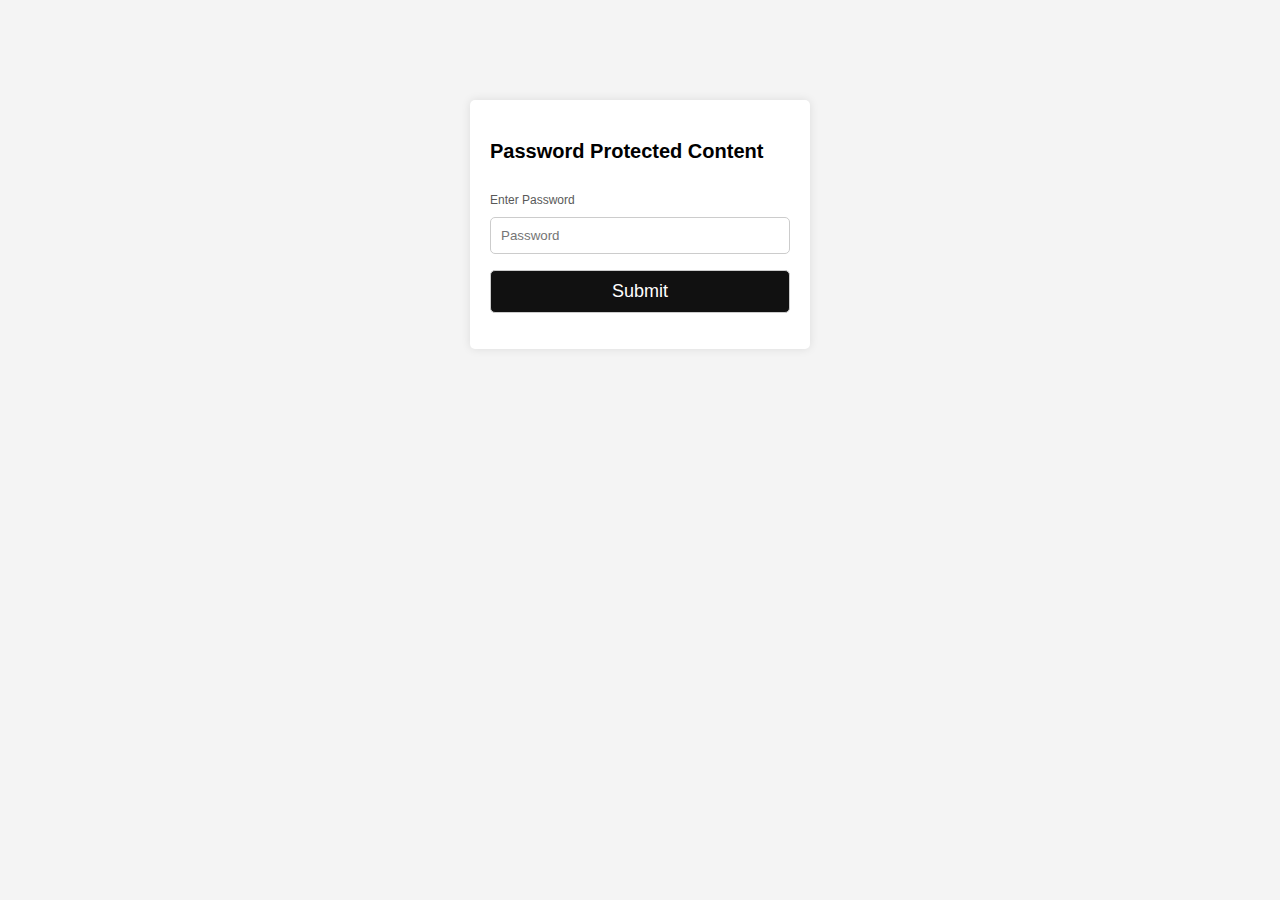
<file: index.html>
<html lang="en">
<head>
    <meta charset="UTF-8">
    <meta name="robots" content="noindex, nofollow">
    <meta name="viewport" content="width=device-width, initial-scale=1.0, user-scalable=no">
    <title>Protected Content</title>
    <link rel="stylesheet" href="css/index.css">
</head>
<body>
    <div class="login-container">
        <h2>Password Protected Content</h2>
        <label for="password">Enter Password</label>
        <input type="password" id="password" placeholder="Password">
        <button onclick="login()">Submit</button>
        <p id="message"></p>
    </div>
    <script src="js/index.js"></script>
</body>
</html>
</file>
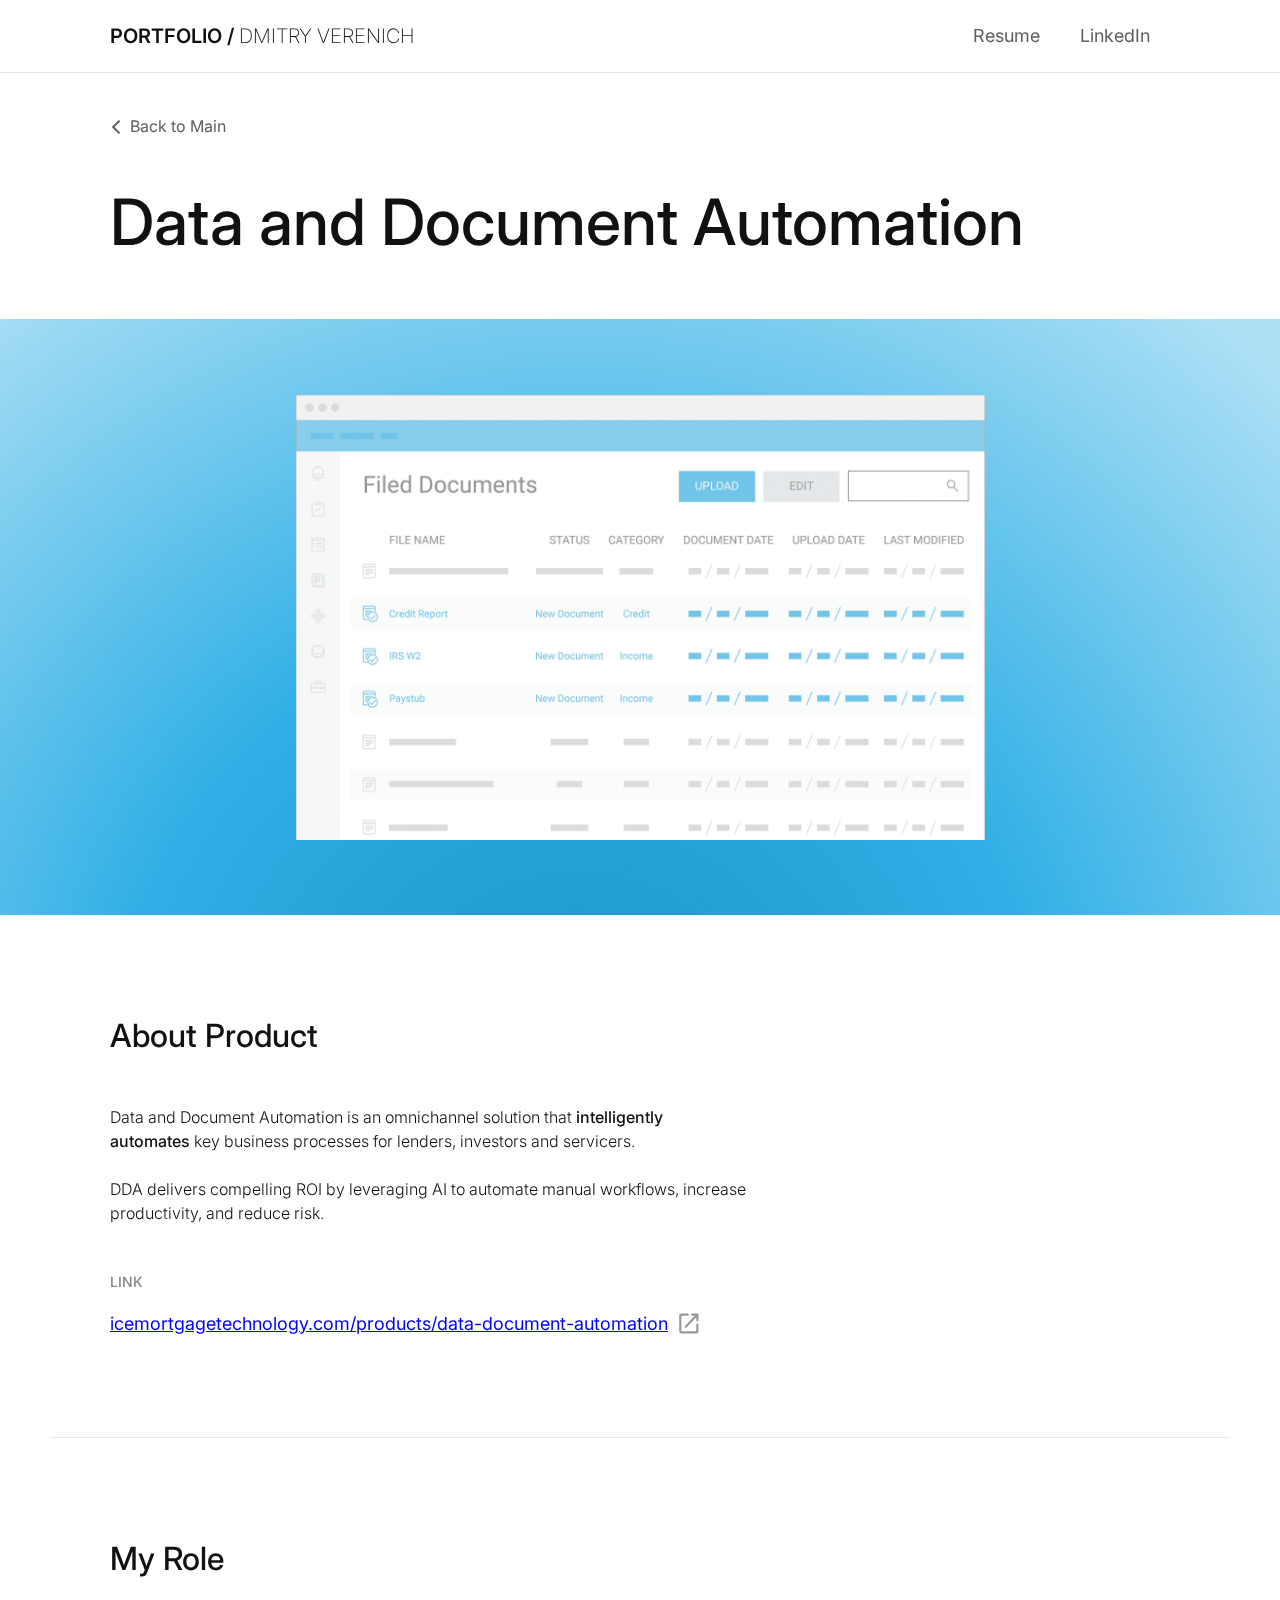
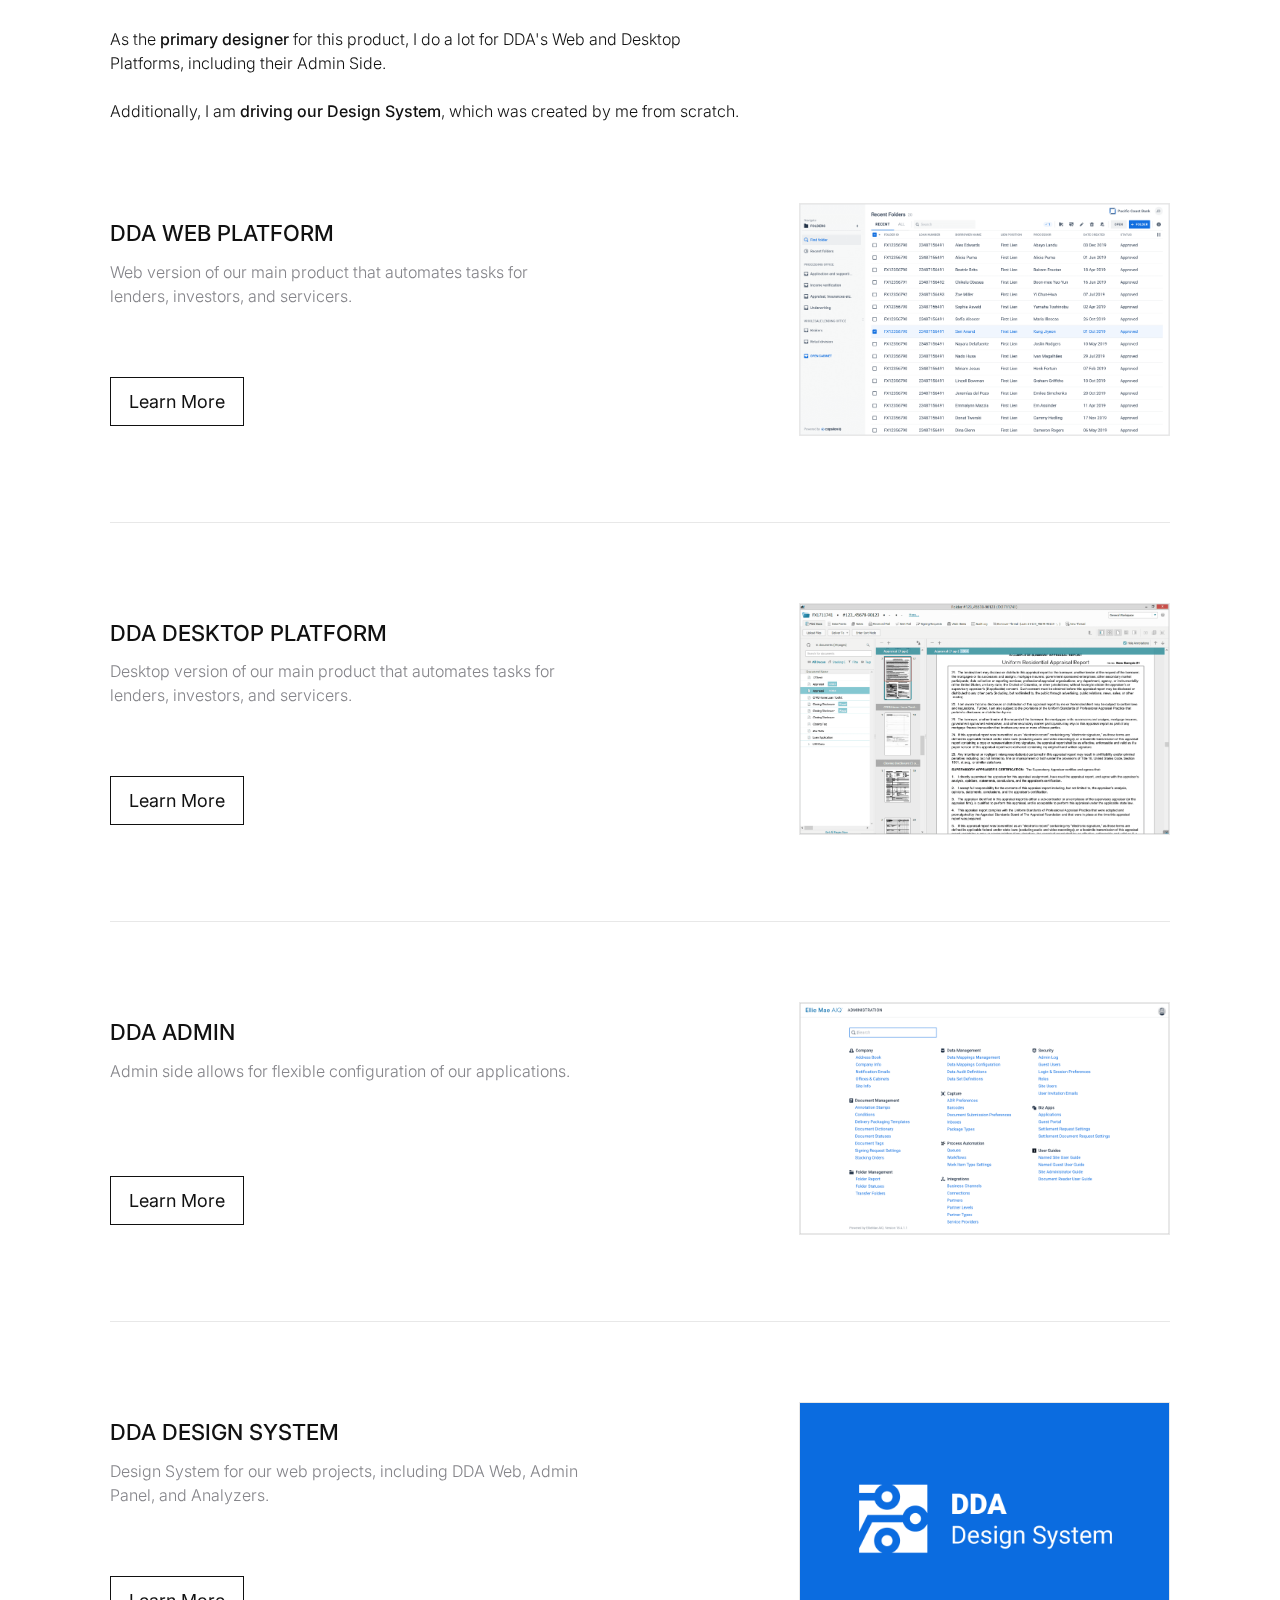
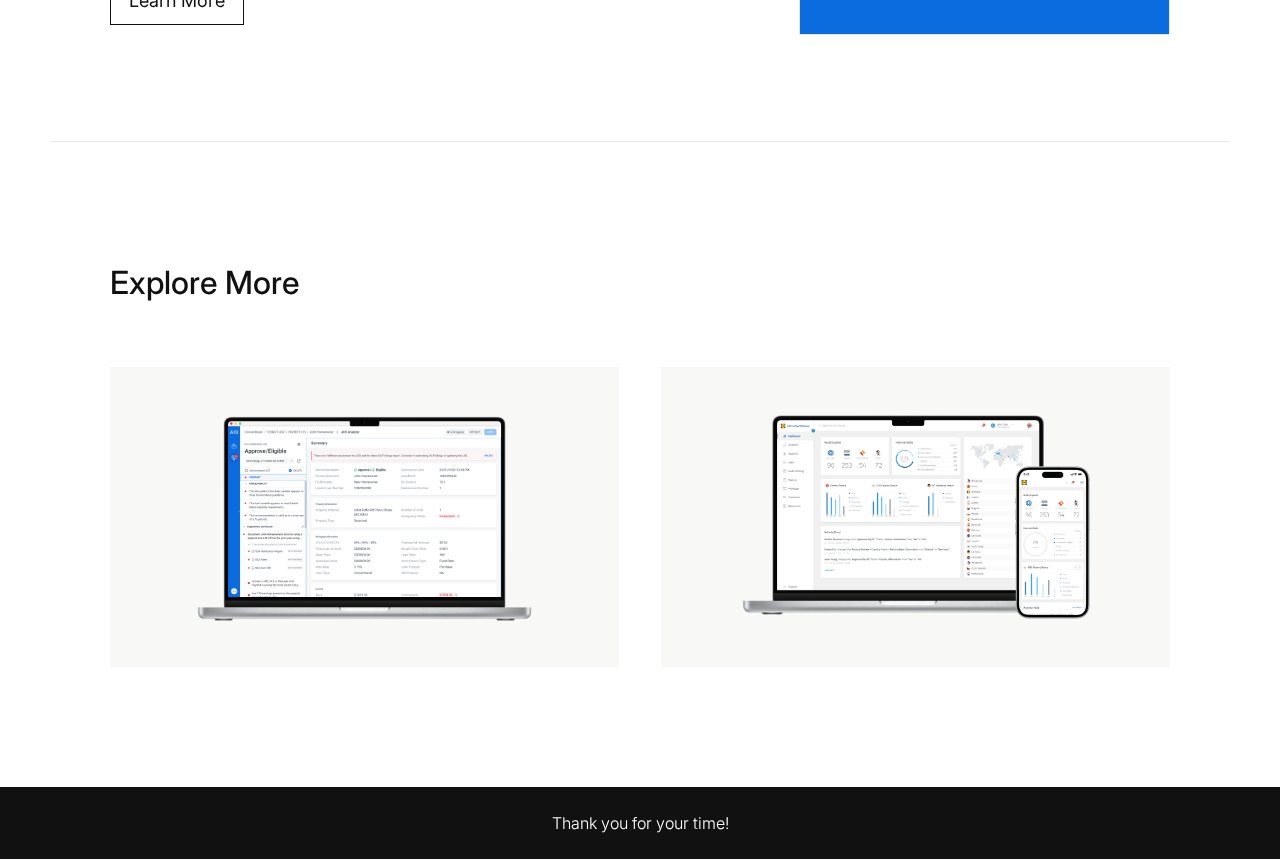
<file: dda.html>
<!DOCTYPE html>
<html lang="en">
  <head>
    <meta charset="UTF-8" />
    <meta name="robots" content="noindex, nofollow" />
    <title>Data and Document Automation</title>
    <link href="img/favicon.ico" rel="icon" type="image/x-icon" />
    <meta name="viewport" content="width=device-width, initial-scale=1.0" />

    <link rel="stylesheet" href="css/product-main.css" />
    <link rel="stylesheet" href="css/responsive.css" />
    <script src="//cdnjs.cloudflare.com/ajax/libs/jquery/2.1.3/jquery.min.js"></script>
    <script src="https://unpkg.co/gsap@3/dist/gsap.min.js"></script>
    <script src="js/main.js"></script>

    <script></script>
  </head>
  <body class="product-main mortgage-analyzers">
    <header>
      <nav class="navbar ink-effect-3" id="link-effect-3">
        <div class="container">
          <h1 class="logo">
            <a href="home.html">Portfolio <span>/</span></a>
          </h1>
          <ul>
            <li>
              <a
                href="pdf/CV_Dzmitry-Viarenich_UX.pdf"
                target="_blank"
                class="btn stack"
                data-hover="Resume"
                ><span class="icon"><span class="arrow"></span></span>Resume</a
              >
            </li>
            <li>
              <a
                href="https://www.linkedin.com/in/dmitry-verenich/"
                target="_blank"
                data-hover="LinkedIn"
                >LinkedIn</a
              >
            </li>
          </ul>
        </div>
      </nav>

      <div class="product-page-preview">
        <div class="container">
          <div class="breadcrumbs-wrapper">
            <svg
              width="16px"
              height="24px"
              viewBox="6 0 16 24"
              fill="none"
              xmlns="http://www.w3.org/2000/svg"
            >
              <path
                d="M16.2431 6.34317L14.8288 4.92896L7.75781 12L14.8289 19.0711L16.2431 17.6569L10.5862 12L16.2431 6.34317Z"
              />
            </svg>
            <a href="home.html" data-hover="Back&nbsp;to&nbsp;Main"
              >Back&nbsp;to&nbsp;Main</a
            >
          </div>
          <h1>Data and Document Automation</h1>
        </div>
        <section class="wrapper">
          <div class="container product-preview-images">
            <img src="img/dda/dda-product-preview.png" alt="" />
          </div>
        </section>
      </div>
    </header>

    <main>
      <section class="product overview">
        <div class="container">
          <div class="text-row">
            <h3>About Product</h3>
            <p>
              Data and Document Automation is an omnichannel solution that
              <span>intelligently automates</span> key business processes for
              lenders, investors and servicers.
            </p>
            <p>
              DDA delivers compelling ROI by leveraging AI to automate manual
              workflows, increase productivity, and reduce risk.
            </p>
          </div>
          <div class="text-row link">
            <h4>Link</h4>
            <a
              target="_blank"
              href="https://www.icemortgagetechnology.com/products/data-document-automation"
              ><span class="hide">icemortgagetechnology.com/products/</span
              >data-document-automation
              <span class="popout"
                ><img src="img/open-in-new.svg" alt="" /></span
            ></a>
          </div>
        </div>
      </section>
      <section class="product projects">
        <div class="container">
          <div class="text-row">
            <h3>My Role</h3>
            <p>
              As the <span>primary designer</span> for this product, I do a lot
              for DDA's Web and Desktop Platforms, including their Admin Side.
            </p>
            <p>
              Additionally, I am <span>driving our Design System</span>, which
              was created by me from scratch.
            </p>
          </div>
          <div class="project">
            <div class="info">
              <div>
                <h4>DDA Web Platform</h4>
                <p>
                  Web version of our main product that automates tasks for
                  lenders, investors, and servicers.
                </p>
              </div>

              <a href="dda-projects/web.html" class="btn btn-swipe"
                >Learn More</a
              >
            </div>
            <div class="preview">
              <img src="img/dda/web-preview.png" alt="" />
            </div>
          </div>
          <div class="project">
            <div class="info">
              <div>
                <h4>DDA Desktop Platform</h4>
                <p>
                  Desktop version of our main product that automates tasks for
                  lenders, investors, and servicers.
                </p>
              </div>

              <a href="dda-projects/desktop.html" class="btn btn-swipe"
                >Learn More</a
              >
            </div>
            <div class="preview">
              <img src="img/dda/desktop-preview.png" alt="" />
            </div>
          </div>
          <div class="project">
            <div class="info">
              <div>
                <h4>DDA Admin</h4>
                <p>
                  Admin side allows for flexible configuration of our
                  applications.
                </p>
              </div>

              <a href="dda-projects/admin.html" class="btn btn-swipe"
                >Learn More</a
              >
            </div>
            <div class="preview">
              <img src="img/dda/admin-preview.png" alt="" />
            </div>
          </div>
          <div class="project">
            <div class="info">
              <div>
                <h4>DDA Design system</h4>
                <p>
                  Design System for our web projects, including DDA Web, Admin
                  Panel, and Analyzers.
                </p>
              </div>

              <a href="dda-projects/designsystem.html" class="btn btn-swipe"
                >Learn More</a
              >
            </div>
            <div class="preview">
              <img src="img/dda/ds-preview.png" alt="" />
            </div>
          </div>
        </div>
      </section>
    </main>

    <footer>
      <section class="discover-more">
        <div class="container">
          <h3>Explore More</h3>
          <div class="wrapper">
            <div class="card more-analyzers">
              <a href="mortgageananlyzers.html">
                <div class="overlay">
                  <div class="user-content">
                    <div class="name">
                      <h3>Mortgage Analyzers</h3>
                      <p>Help lenders work faster and accurately</p>
                    </div>
                    <div class="arrow">
                      <img src="img/arrow-up-linear.svg" alt="" />
                    </div>
                  </div>
                </div>
              </a>
              <div class="user-content show-on-mobile">
                <a href="mortgageananlyzers.html">
                  <div class="name">
                    <h3>Mortgage Analyzers</h3>
                    <p>Help lenders work faster and accurately</p>
                  </div>

                  <svg
                    class="arrow"
                    xmlns="http://www.w3.org/2000/svg"
                    width="32"
                    height="32"
                    viewBox="0 0 32 32"
                    fill="none"
                  >
                    <path
                      d="M8.45765 23.5426L23.5426 8.45764M23.5426 8.45764V19.7713M23.5426 8.45764H12.2289"
                      stroke-width="1.5"
                      stroke-linecap="round"
                      stroke-linejoin="round"
                    />
                  </svg>
                </a>
              </div>
            </div>
            <div class="card more-lup">
              <a href="lup.html">
                <div class="overlay">
                  <div class="user-content">
                    <div class="name">
                      <h3>LIDL Unified Platform</h3>
                      <p>Check if suppliers are following the laws and rules</p>
                    </div>
                    <div class="arrow">
                      <img src="img/arrow-up-linear.svg" alt="" />
                    </div>
                  </div>
                </div>
              </a>
              <div class="user-content show-on-mobile">
                <a href="lup.html">
                  <div class="name">
                    <h3>LIDL Unified Platform</h3>
                    <p>Check if suppliers are following the laws and rules</p>
                  </div>

                  <svg
                    class="arrow"
                    xmlns="http://www.w3.org/2000/svg"
                    width="32"
                    height="32"
                    viewBox="0 0 32 32"
                    fill="none"
                  >
                    <path
                      d="M8.45765 23.5426L23.5426 8.45764M23.5426 8.45764V19.7713M23.5426 8.45764H12.2289"
                      stroke-width="1.5"
                      stroke-linecap="round"
                      stroke-linejoin="round"
                    />
                  </svg>
                </a>
              </div>
            </div>
          </div>
        </div>
      </section>
      <section class="very-bottom">
        <div class="container">
          <p>Thank you for your time!</p>
        </div>
      </section>
    </footer>
  </body>
</html>
</file>
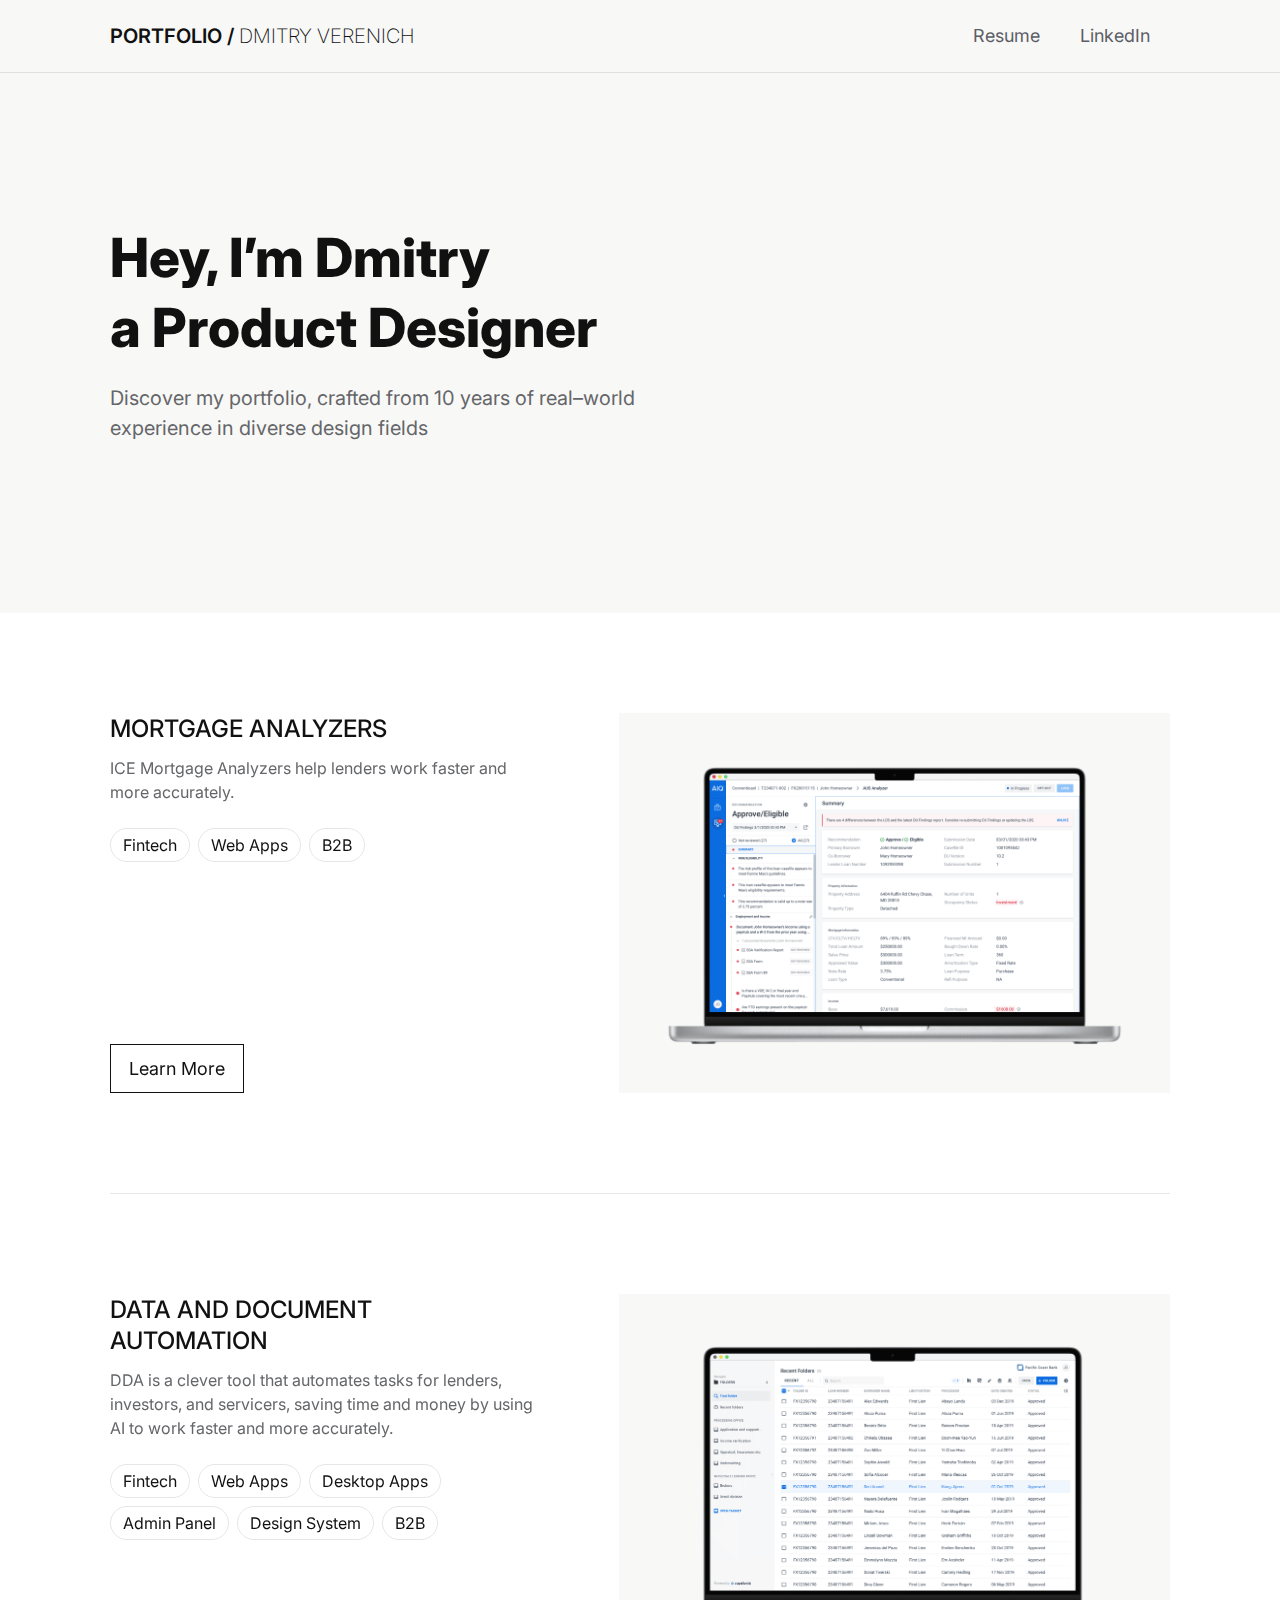
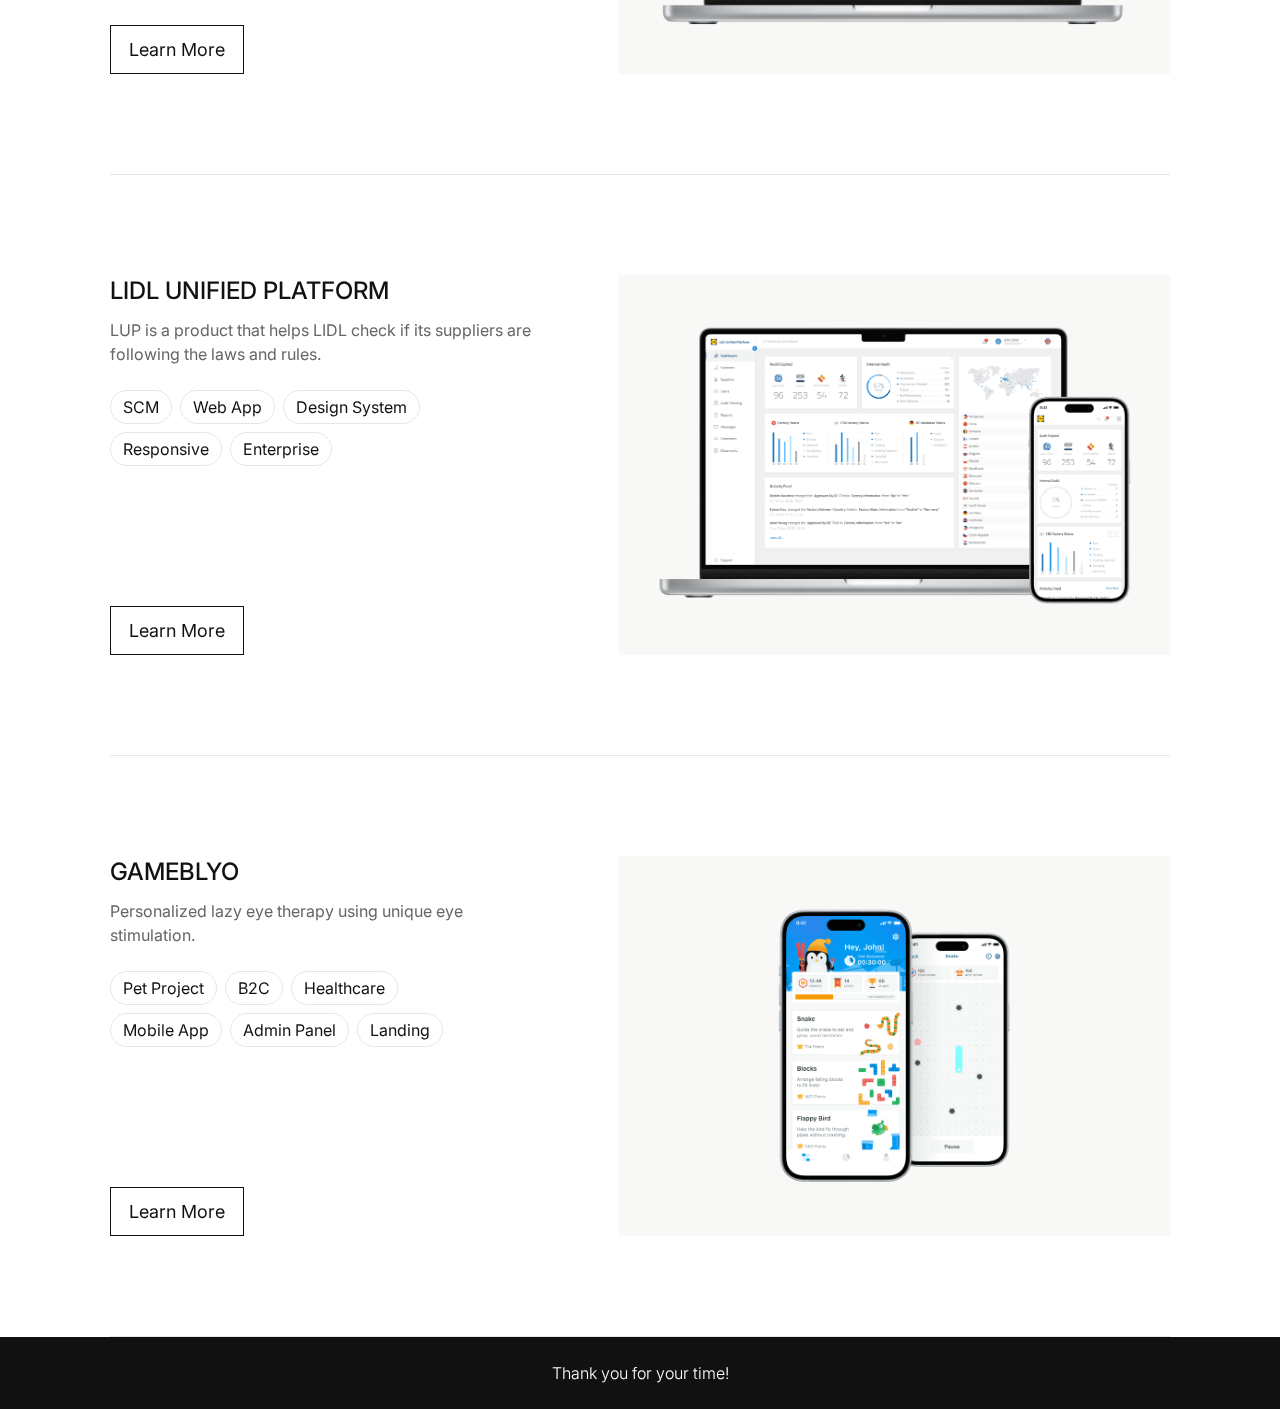
<file: home.html>
<!DOCTYPE html>
<html lang="en">
  <head>
    <meta charset="UTF-8" />
    <meta name="robots" content="noindex, nofollow" />
    <title>Portfolio: Dzmitry Viarenich</title>
    <link href="img/favicon.ico" rel="icon" type="image/x-icon" />
    <meta name="viewport" content="width=device-width, initial-scale=1.0" />
    <link rel="stylesheet" href="css/main.css" />
    <link rel="stylesheet" href="css/responsive.css" />
    <script src="//cdnjs.cloudflare.com/ajax/libs/jquery/2.1.3/jquery.min.js"></script>
    <script src="js/main.js"></script>
    <script></script>
  </head>
  <body class="main-page">
    <div id="p_prldr">
      <div class="contpre"><span class="svg_anm"></span></div>
    </div>

    <header class="header-main links">
      <nav class="navbar ink-effect-3" id="link-effect-3">
        <div class="container">
          <h1 class="logo">
            <a href="home.html">Portfolio <span>/</span></a>
          </h1>
          <ul>
            <li>
              <a
                href="pdf/CV_Dzmitry-Viarenich_UX.pdf"
                target="_blank"
                data-hover="Resume"
                ><span class="icon"><span class="arrow"></span></span>Resume</a
              >
            </li>
            <li>
              <a
                href="https://www.linkedin.com/in/dmitry-verenich/"
                target="_blank"
                data-hover="LinkedIn"
                >LinkedIn</a
              >
            </li>
          </ul>
        </div>
      </nav>
      <div class="container">
        <div class="hero">
          <div class="intro">
            <h2>
              Hey, I’m Dmitry <br />
              a&nbsp;Product Designer
            </h2>
            <p>
              Discover my portfolio, crafted from 10&nbsp;years of
              <span class="no-wrap">real&ndash;world</span> experience
              in&nbsp;diverse design fields
            </p>
          </div>
          <div class="photo">
            <svg
              class="portrait-line"
              version="1.1"
              width="337"
              height="274"
              fill="none"
              xmlns="http://www.w3.org/2000/svg"
            >
              <path
                class="line draw1"
                fill-rule="evenodd"
                clip-rule="evenodd"
                fill="none"
                stroke="#000000"
                stroke-miterlimit="10"
                d="M288.28 28.8794C289.737 29.2071 291.04 29.8189 291.346 31.3993C291.586 32.6302 291.39 33.9193 290.749 34.9899C289.467 37.1457 287.02 38.4348 284.879 39.5782C282.738 40.7217 281.208 42.0763 280.036 44.203C278.703 46.6282 278.098 49.4977 278.55 52.2435C279.001 54.9892 280.589 57.2178 283.065 58.3103C286.452 59.8033 290.312 58.1427 293.043 56.0307C295.774 53.9186 297.806 51.1656 299.576 48.2888C301.695 44.8439 303.742 41.6102 306.67 38.7771C311.913 33.7008 320.508 28.7119 327.477 33.7081C328.716 34.5966 329.742 35.9003 329.815 37.4734C329.881 38.9009 329.036 39.9933 328.14 41.0275C325.853 43.6567 323.108 45.259 319.91 46.5845C313.166 49.3739 305.898 50.6849 300.676 56.22C297.457 59.6285 295.133 63.9473 292.934 68.0477C287.37 78.4552 282.891 89.3871 277.712 99.9839C275.418 104.674 272.854 108.855 269.286 112.729C263.736 118.752 257.043 123.559 250.35 128.22C242.928 133.384 235.048 137.827 227.568 142.896C221.538 146.989 214.291 151.198 213.002 159.035C211.699 166.981 215.333 174.81 217.183 182.37C219.033 189.93 220.671 198.145 221.188 206.193C221.669 213.738 221.385 221.83 218.006 228.748C215.034 234.83 210.249 239.986 204.918 244.087C202.813 245.703 200.585 247.189 198.225 248.398C196.222 249.425 194.154 250.459 191.83 250.175C190.265 249.986 188.466 249.323 187.577 247.954C186.9 246.912 186.557 245.682 186.303 244.48C185.836 242.324 185.815 240.146 185.567 237.976C185.421 236.687 184.853 235.427 184.453 234.204C183.95 232.674 183.44 231.152 182.938 229.63C182.115 227.139 181.299 224.641 180.614 222.106C179.558 218.188 178.925 214.168 179.58 210.118C180.432 204.86 182.719 199.886 184.984 195.115C188.72 187.271 193.098 179.726 196.477 171.715C197.322 169.719 198.101 167.687 198.749 165.619C199.23 164.104 200.177 162.079 198.815 160.747C197.453 159.414 195.763 160.47 194.365 161.234C192.377 162.32 190.359 163.354 188.32 164.344C180.483 168.168 172.348 171.314 164.126 174.184C155.896 177.053 147.571 179.668 139.305 182.45C135.015 183.899 130.74 185.385 126.501 186.973C122.998 188.284 119.131 189.668 117.492 193.353C115.985 196.739 117.23 200.527 118.898 203.6C121.032 207.526 124.098 210.985 126.8 214.525L144.381 237.539L153.245 249.141C155.859 252.564 158.379 256.096 161.205 259.359C165.691 264.537 172.188 270.051 179.566 268.201C181.277 267.771 182.778 266.81 183.324 265.055C183.79 263.554 183.601 261.835 183.207 260.335C182.464 257.502 180.767 255.019 179.151 252.622C177.534 250.226 175.749 247.91 175.203 245.128C174.956 243.846 175.108 242.55 175.655 241.363C176.39 239.76 177.614 238.369 177.876 236.57C178.379 233.133 175.181 232.528 172.516 232.375C171.132 232.295 169.828 232.281 168.488 231.895C166.689 231.378 164.978 230.62 163.375 229.666C157.017 225.879 152.655 219.288 148.86 213.119C144.33 205.749 140.616 197.919 136.909 190.112C135.088 186.281 133.267 182.45 131.359 178.67C129.611 175.211 127.885 171.693 125.154 168.889C122.984 166.66 119.874 164.694 116.647 165.67C113.763 166.544 112.066 170.244 108.738 169.275C106.32 168.569 104.346 166.653 102.212 165.393C99.9254 164.053 97.3108 163.281 94.7471 164.315C91.5863 165.59 89.9403 168.809 89.8311 172.094C89.6927 176.005 91.6737 179.581 93.7785 182.734C94.5578 183.899 96.4514 182.807 95.6648 181.634C93.4507 178.335 91.1784 174.351 92.2855 170.236C93.0939 167.243 95.9197 165.328 98.9495 166.267C103.334 167.636 107.245 173.455 112.328 171.125C113.996 170.36 115.06 168.707 116.727 167.957C118.264 167.265 119.881 167.673 121.265 168.51C124.411 170.418 126.385 173.827 128.038 176.995C131.949 184.46 135.387 192.151 139.108 199.711C142.83 207.271 146.617 214.299 151.446 220.926C155.553 226.564 160.571 231.705 167.381 233.854C168.758 234.291 170.076 234.458 171.511 234.524C172.618 234.575 174.417 234.407 175.371 235.092C176.616 235.981 174.795 238.406 174.285 239.302C173.564 240.562 173.04 241.858 172.924 243.315C172.472 248.959 177.614 253.525 180.003 258.165C180.644 259.403 181.168 260.743 181.343 262.134C181.437 262.891 181.467 263.751 181.219 264.486C180.833 265.601 179.682 265.965 178.633 266.183C175.116 266.919 171.693 265.55 168.845 263.554C165.735 261.377 163.164 258.456 160.826 255.492C157.95 251.85 155.182 248.114 152.363 244.429L135.073 221.8L126.356 210.388C123.865 207.125 120.966 203.855 119.597 199.915C119 198.196 118.679 196.273 119.342 194.525C120.041 192.675 121.702 191.401 123.413 190.542C125.372 189.558 127.543 188.896 129.604 188.145C131.665 187.395 133.661 186.689 135.7 185.982C143.85 183.164 152.072 180.578 160.236 177.818C168.241 175.116 176.186 172.225 183.906 168.794C187.89 167.025 191.816 165.109 195.647 163.019C195.938 162.859 196.71 162.218 197.001 162.269C197.511 162.356 197.285 162.779 197.176 163.172C196.87 164.293 196.521 165.4 196.142 166.5C195.414 168.598 194.576 170.659 193.673 172.683C190.221 180.404 185.982 187.745 182.421 195.414C180.301 199.973 178.189 204.729 177.424 209.732C176.798 213.811 177.25 217.824 178.255 221.8C178.867 224.211 179.624 226.585 180.396 228.945C180.877 230.409 181.357 231.873 181.845 233.33C182.333 234.786 182.989 236.367 183.346 237.903C183.382 238.056 183.389 238.195 183.418 238.559C183.455 239.018 183.484 239.476 183.513 239.943C183.601 241.173 183.724 242.397 183.914 243.621C184.271 245.951 184.897 248.719 186.754 250.35C189.121 252.433 192.857 252.87 195.771 251.887C197.62 251.26 199.441 250.27 201.116 249.279C206.375 246.184 211.174 242.047 215.012 237.306C219.462 231.815 222.157 225.646 223.06 218.632C224.087 210.694 223.293 202.58 221.975 194.729C221.334 190.92 220.54 187.148 219.652 183.39C218.763 179.632 217.561 175.837 216.52 172.05C215.478 168.263 214.539 164.221 214.991 160.237C215.442 156.253 217.518 153.245 220.438 150.696C223.359 148.147 226.716 146.027 229.95 143.886C233.65 141.432 237.451 139.13 241.224 136.785C248.347 132.35 255.353 127.623 261.915 122.394C267.407 118.024 272.811 112.999 276.467 106.939C278.79 103.079 280.625 98.9133 282.519 94.8348C285.039 89.3871 287.501 83.9102 290.093 78.4916C292.533 73.3935 295.046 68.3026 298.01 63.4885C299.11 61.7042 300.275 59.9344 301.652 58.3539C303.844 55.834 306.619 53.9623 309.663 52.6295C315.926 49.8765 323.261 48.8568 328.351 43.9335C330.361 41.9889 332.335 39.702 331.891 36.7233C331.418 33.5551 328.621 31.4794 325.81 30.4088C318.461 27.583 310.974 31.7416 305.665 36.6868C302.751 39.3961 300.399 42.4914 298.403 45.929C296.685 48.886 294.733 51.7846 292.082 53.9914C289.576 56.0816 285.563 57.9534 282.657 55.55C280.618 53.8676 280.225 50.9325 280.727 48.4708C281.201 46.1475 282.621 43.3508 284.507 42.2365C286.496 41.0567 288.564 40.1099 290.356 38.6168C292.3 37 293.604 34.8734 293.567 32.2879C293.524 29.2872 291.688 27.4009 288.812 26.76C287.442 26.4541 286.86 28.5589 288.229 28.8648L288.28 28.8794Z"
              />
              <path
                class="line draw2"
                fill="none"
                stroke="#000000"
                stroke-miterlimit="10"
                d="M88.776 47.6037C82.5125 53.6195 77.2979 60.7933 73.2558 68.4623C71.3112 72.1549 69.6215 76.0003 68.3033 79.9623C67.189 83.298 66.2349 87.2526 69.3957 89.7653C72.0031 91.8337 75.4552 92.4382 78.6962 92.5911C81.9372 92.7441 85.0106 92.4018 88.1496 92.0522C96.4523 91.1345 104.726 89.9692 112.97 88.6583C117.682 87.9081 122.38 87.107 127.07 86.2476C129.459 85.8106 131.848 85.359 134.23 84.8857C135.366 84.6599 136.495 84.4341 137.631 84.201C138.075 84.1136 140.129 83.6257 139.422 84.6672C138.913 85.4173 137.798 85.8033 137.026 86.1748C135.905 86.7137 134.783 87.2526 133.661 87.7916C131.469 88.8404 129.277 89.8818 127.085 90.9233C122.584 93.05 118.076 95.1548 113.56 97.2304C95.6803 105.46 77.6402 113.348 59.4471 120.864C57.1456 121.811 54.8442 122.758 52.5427 123.697C50.8239 124.396 48.0782 124.935 47.43 126.96C46.9566 128.438 47.9981 129.604 49.2799 130.172C50.9186 130.893 52.652 130.915 54.4072 130.813C63.7878 130.252 73.1538 129.538 82.5053 128.635C99.9118 126.945 117.209 124.44 134.492 121.803C141.578 120.726 148.65 119.538 155.664 118.053C159.56 117.23 163.442 116.319 167.309 115.343C169.552 114.775 171.781 114.185 174.017 113.581C175.991 113.042 178.212 112.692 179.887 111.44C182.545 109.451 183.325 106.203 183.332 103.042C183.332 100.501 183.354 97.9587 183.361 95.417C183.383 89.1098 183.208 82.8245 183.004 76.5174C182.757 68.8775 182.443 61.2448 181.744 53.634C180.972 45.2002 179.72 36.8102 178.095 28.5002C177.353 24.713 176.581 20.6199 173.42 18.0199C170.55 15.6601 166.304 15.7184 162.786 15.9952C160.033 16.2137 157.346 16.8473 154.644 17.3862C152.452 17.8232 150.26 18.2456 148.067 18.6608C136.138 20.9331 124.157 22.9723 112.155 24.8149C97.4428 27.0727 82.6728 29.0246 67.8517 30.4739C53.3949 31.8941 38.8506 32.8991 24.3136 32.7899C22.653 32.7753 20.9998 32.7462 19.3393 32.7025C17.6787 32.6588 16.0983 32.4767 14.496 32.5641C12.6316 32.6661 10.7525 33.1104 9.01916 33.8168C7.50428 34.4286 6.12778 35.186 5.27566 36.6281C3.2801 40.0001 4.02298 44.0204 4.71487 47.6255C5.6471 52.476 6.51378 57.3338 7.3222 62.2062C10.5559 81.7685 12.7627 101.498 13.9352 121.286C14.2338 126.275 14.4596 131.264 14.6271 136.26C14.7072 138.758 14.8529 141.257 15.5448 143.675C15.9235 144.985 16.4697 146.347 17.4165 147.36C18.3196 148.314 19.6014 148.744 20.876 148.94C24.248 149.479 27.7585 148.896 31.0941 148.328C38.217 147.112 45.3471 145.823 52.3898 144.199C59.4325 142.575 66.8394 140.587 73.9986 138.547C79.2497 137.054 84.4717 135.459 89.7228 133.966C90.9099 133.624 92.1116 133.245 93.3279 133.041C92.8691 133.121 93.1604 133.041 93.2405 133.056C93.4517 133.085 92.9783 132.998 93.0657 133.027C92.7234 132.917 92.8326 132.779 92.869 133.049C92.8836 133.136 93.0074 133.551 93.0438 133.74C93.306 135.139 93.2332 136.632 93.1895 138.052C93.1458 139.603 93.0438 141.155 93.0001 142.713C92.9564 144.272 93.124 145.743 93.9469 147.01C95.2652 149.057 97.9453 149.851 100.269 149.902C102.315 149.953 104.384 149.712 106.408 149.45C109.074 149.108 111.725 148.649 114.34 148.015C116.597 147.469 118.928 146.814 120.974 145.685C122.307 144.949 123.895 143.682 123.553 141.956C123.312 140.732 122.132 140.106 121.062 139.705C119.307 139.05 117.362 138.853 115.505 138.7C108.389 138.118 101.143 138.809 94.078 139.625C92.6943 139.785 92.6797 141.97 94.078 141.81C101.172 140.994 108.448 140.295 115.592 140.892C117.282 141.031 119.066 141.227 120.647 141.876C120.399 141.774 120.778 141.934 120.836 141.97C120.945 142.029 121.047 142.094 121.149 142.152C121.317 142.247 121.324 142.269 121.215 142.189C121.295 142.247 121.375 142.327 121.441 142.407C121.317 142.24 121.462 142.407 121.441 142.429C121.404 142.458 121.368 142.174 121.426 142.422C121.397 142.291 121.39 142.546 121.433 142.334C121.397 142.509 121.331 142.684 121.382 142.546C121.353 142.618 121.149 142.903 121.295 142.713C121.2 142.837 121.084 142.946 120.967 143.055C120.712 143.303 120.494 143.434 120.086 143.675C119.277 144.148 118.411 144.498 117.53 144.811C115.17 145.641 112.701 146.202 110.246 146.653C107.792 147.105 105.505 147.425 103.109 147.607C102.228 147.673 101.347 147.724 100.465 147.717C100.152 147.717 99.839 147.702 99.5258 147.673C99.1762 147.644 99.8462 147.746 99.2199 147.622C98.7975 147.535 98.3823 147.44 97.9745 147.309C96.8602 146.959 95.8697 146.333 95.4618 145.189C94.9884 143.878 95.1851 142.385 95.2433 141.023C95.3162 139.436 95.3963 137.855 95.3817 136.268C95.3744 134.971 95.3671 133.544 94.901 132.313C94.3329 130.834 93.3133 130.769 92.0024 131.075C90.4729 131.432 88.9653 131.891 87.4577 132.328C74.909 135.984 62.3894 139.734 49.6295 142.575C46.1628 143.347 42.6815 144.053 39.1856 144.636C35.6897 145.219 32.4269 145.932 29.033 146.457C26.2145 146.886 22.7404 147.505 19.9802 146.479C17.7661 145.656 17.3218 142.283 17.0524 140.266C16.6081 137.003 16.7101 133.653 16.5717 130.376C16.3605 125.562 16.091 120.755 15.7633 115.948C15.1005 106.334 14.1974 96.7425 13.054 87.1725C11.9105 77.6026 10.534 68.1128 8.91719 58.6302C8.10149 53.8598 7.09643 49.1258 6.29529 44.3554C6.01854 42.7313 6.06952 40.9833 6.49193 39.3884C6.91435 37.7934 7.59896 36.883 9.01187 36.1838C10.636 35.3754 12.5442 34.8729 14.3576 34.7563C15.9235 34.6544 17.5258 34.8364 19.0989 34.8801C22.2962 34.9748 25.4934 34.9967 28.6907 34.9748C35.6606 34.9166 42.6232 34.6107 49.5712 34.1664C64.2612 33.2123 78.9001 31.6173 93.4881 29.68C106.845 27.903 120.159 25.8419 133.428 23.5331C138.672 22.6227 143.909 21.6687 149.138 20.6709C151.257 20.2703 153.369 19.8552 155.489 19.4328C158.235 18.8865 160.958 18.2456 163.77 18.1145C165.612 18.0271 167.52 18.0417 169.334 18.435C170.922 18.7773 172.182 19.6367 173.172 20.9258C174.257 22.3533 174.927 24.0721 175.306 25.8127C175.809 28.1215 176.238 30.452 176.661 32.7826C178.095 40.6847 179.151 48.6451 179.792 56.6492C180.382 64.0779 180.637 71.5285 180.87 78.9791C181.06 84.9075 181.169 90.8141 181.147 96.7498C181.14 99.0002 181.14 101.251 181.118 103.501C181.103 105.154 180.812 106.815 179.916 108.235C178.933 109.794 177.476 110.362 175.779 110.835C167.892 113.035 159.939 115.001 151.906 116.611C145.169 117.958 138.381 119.036 131.586 120.063C123.261 121.316 114.937 122.59 106.583 123.697C97.7997 124.862 89.0017 125.86 80.182 126.69C75.6373 127.12 71.0927 127.499 66.5408 127.834C64.2466 128.001 61.9524 128.169 59.6583 128.315C57.3641 128.46 55.1209 128.715 52.8705 128.722C52.1349 128.722 51.3993 128.628 50.6928 128.409C50.4161 128.329 49.513 128.089 49.4547 127.746C49.3528 127.157 50.7365 126.785 51.1153 126.632C52.3242 126.144 53.526 125.649 54.7349 125.161C59.1193 123.369 63.4965 121.556 67.8663 119.721C76.6861 116.013 85.4767 112.226 94.231 108.352C103.007 104.47 111.739 100.501 120.435 96.4512C124.834 94.4046 129.233 92.3289 133.611 90.2387C134.681 89.7289 135.744 89.2191 136.815 88.702C137.784 88.2359 138.825 87.828 139.728 87.2454C141.156 86.3204 142.459 84.587 141.28 82.9338C139.969 81.0912 137.456 82.0307 135.657 82.3876C133.392 82.8464 131.12 83.2834 128.84 83.7131C124.288 84.5652 119.729 85.3663 115.163 86.1165C106.925 87.4639 98.6591 88.6583 90.371 89.6269C87.2465 89.9911 84.1148 90.3989 80.9685 90.4499C77.8222 90.5009 74.3555 90.3188 71.5952 88.6801C70.2114 87.8571 69.3375 86.8302 69.3593 85.1624C69.3739 83.3926 70.0075 81.652 70.5756 79.9987C71.9448 76.0149 73.6927 72.1694 75.7174 68.4696C79.5993 61.3686 84.4644 54.7702 90.3054 49.1549C91.3178 48.179 89.7738 46.635 88.7614 47.6109L88.776 47.6037Z"
              />
              <path
                class="line draw3"
                fill="none"
                stroke="#000000"
                stroke-miterlimit="10"
                d="M300.588 30.0077C300.508 24.9241 298.105 20.4159 295.002 16.5413C292.133 12.958 288.608 9.87727 284.471 7.85258C280.647 5.98083 276.511 5.02675 272.301 4.52422C266.875 3.86874 261.376 3.87603 255.929 4.29116C251.275 4.64075 246.657 5.36905 242.004 5.66038C240.088 5.77691 238.143 5.8206 236.243 5.58026C235.463 5.48558 234.691 5.32536 233.934 5.11415C232.958 4.84467 232.048 4.34943 231.006 4.59705C226.309 5.70407 229.812 13.5552 231.261 15.9878C232.273 17.6993 233.555 19.3307 235.179 20.496C236.803 21.6613 238.435 21.7632 240.343 21.4719C244.706 20.8164 248.515 18.2164 252.112 15.8421C255.47 13.628 259.257 10.8095 263.452 10.6857C264.341 10.6638 265.229 10.7658 266.103 10.9115C266.977 11.0571 267.735 11.0863 268.099 11.9675C268.82 13.7154 267.727 16.2354 266.926 17.7794C264.443 22.5498 260.765 26.5992 258.5 31.5225C256.446 35.9725 255.63 40.9395 258.026 45.4332C260.226 49.5408 264.035 52.4832 266.475 56.4233C272.01 65.3669 264.384 75.9711 256.788 80.7051C252.659 83.276 248.187 84.667 243.336 83.6401C241.275 83.2031 239.163 82.4457 237.626 80.9527C235.82 79.2048 234.276 77.0562 233.388 74.6965C229.739 65.0319 236.818 55.3382 240.226 46.7514C241.1 44.5592 240.714 42.2578 240.714 39.9636C240.714 37.3563 241.683 35.1568 242.572 32.7607C243.336 30.7141 244.159 28.5875 244.429 26.4098C244.618 24.9022 244.152 23.5694 242.448 23.4092C240.744 23.249 239.09 24.1594 237.721 24.9459C236.352 25.7325 234.873 26.6866 233.795 27.8956C231.436 30.532 229.375 33.5472 227.554 36.5697C225.733 39.5922 223.679 43.1682 223.621 46.7733C223.592 48.8198 224.808 50.3128 225.668 52.0899C226.527 53.867 227.299 55.9718 227.153 58.0547C226.869 62.1915 223.315 65.3888 220.912 68.4112C219.768 69.846 218.676 71.6813 218.181 73.4803C217.569 75.7089 219.608 76.2842 221.341 76.5027C225.318 76.998 225.66 81.0182 225.959 84.3029C226.192 86.9102 226.491 89.5321 226.636 92.154C226.796 95.0527 226.658 97.9732 226.935 100.865C227.146 103.042 227.605 105.307 229.477 106.676C231.348 108.046 234.065 108.403 236.301 108.439C239.258 108.483 242.149 107.66 244.858 106.553C247.131 105.628 249.541 104.703 251.435 103.1C253.045 101.746 254.458 99.9469 255.142 97.9368C255.667 96.3928 255.623 93.7053 253.773 93.0061C251.923 92.307 249.796 93.7053 248.529 94.9362C246.869 96.5603 246.097 98.5049 245.805 100.777C245.135 106.123 246.759 111.796 244.298 116.851C243.103 119.298 240.409 120.798 238.129 122.153C232.12 125.729 225.66 128.438 219.36 131.439C216.061 133.012 213.148 135.394 210.497 137.892C207.686 140.543 205.362 143.572 203.207 146.77C202.136 148.35 201.007 150.346 199.128 150.732L199.973 150.841C194.722 148.372 191.903 142.968 188.007 138.948C184.11 134.927 179.129 131.963 173.572 132.743C171.117 133.085 168.809 134.01 166.507 134.876C163.252 136.093 159.989 137.302 156.726 138.503C151.657 140.368 146.566 142.196 141.483 144.024C129.386 148.379 117.383 152.997 105.191 157.09C98.2213 159.435 91.1422 161.868 83.9465 163.433C79.0377 164.497 70.7569 166.23 68.0184 160.418C65.7097 155.531 69.4314 150.229 73.641 147.986C76.3357 146.544 79.3946 145.663 82.286 144.701C84.7185 143.893 87.1875 143.216 89.6928 142.677C91.2514 142.342 92.8173 142.05 94.3904 141.759C95.7742 141.504 95.1843 139.399 93.8078 139.654C90.7489 140.215 87.6973 140.805 84.7039 141.657C81.7106 142.509 78.6007 143.638 75.6001 144.752C70.1378 146.784 65.6005 150.739 65.2363 156.893C64.9159 162.385 69.577 166.703 74.9956 166.696C82.8686 166.696 90.5595 164.06 97.9882 161.729C111.921 157.359 125.54 152.101 139.269 147.141C144.658 145.189 150.062 143.259 155.444 141.293C158.838 140.055 162.232 138.795 165.619 137.535C168.299 136.537 171.037 135.292 173.892 134.891C180.127 134.01 185.29 138.853 188.932 143.303C190.884 145.685 192.726 148.212 195.079 150.229C196.193 151.191 197.482 152.196 198.873 152.727C199.623 153.011 200.425 152.691 201.109 152.327C202.355 151.657 203.243 150.506 204.051 149.377C205.173 147.818 206.193 146.187 207.351 144.65C209.048 142.393 210.992 140.331 213.104 138.46C214.991 136.792 217.023 135.059 219.273 133.901C226.745 130.048 234.779 127.215 241.756 122.43C243.111 121.497 244.523 120.478 245.499 119.131C247.269 116.691 247.794 113.37 247.91 110.435C248.041 107.106 247.488 103.683 248.07 100.384C248.325 98.9418 248.85 97.7474 249.869 96.6841C250.379 96.1524 252.149 94.5283 252.943 95.0236C253.737 95.5188 253.074 97.3469 252.768 97.9732C252.163 99.2186 251.26 100.311 250.241 101.236C249.126 102.248 247.823 102.838 246.468 103.465C244.698 104.28 242.899 105.038 241.013 105.569C239.127 106.101 237.357 106.334 235.478 106.203C233.978 106.094 232.084 105.839 230.824 104.95C229.659 104.135 229.346 102.7 229.171 101.367C228.952 99.6774 228.96 97.9586 228.93 96.2617C228.872 92.6129 228.53 89.015 228.231 85.3881C228.027 82.9482 227.904 80.3409 226.891 78.0686C226.024 76.124 224.386 74.8276 222.288 74.4343C221.662 74.3178 220.985 74.3469 220.373 74.1649C220.198 74.1139 220.183 74.1066 220.242 74.2377C220.198 74.143 220.329 73.8881 220.366 73.7934C220.781 72.6427 221.385 71.4337 222.092 70.4432C223.031 69.1104 224.218 67.9743 225.245 66.707C226.09 65.651 226.855 64.5221 227.539 63.3568C228.661 61.4414 229.455 59.3365 229.346 57.0861C229.2 54.1146 227.831 51.3179 226.374 48.7907C225.398 47.0937 225.908 45.2511 226.534 43.4959C228.18 38.9076 231.166 34.6251 234.189 30.8379C235.405 29.3085 236.672 28.1359 238.355 27.1163C239.323 26.5264 240.372 25.9364 241.494 25.6742C241.821 25.6014 242.149 25.5359 242.477 25.6305C242.506 25.6378 242.309 25.5286 242.302 25.463C242.317 25.667 242.302 25.8854 242.28 26.0967C241.996 28.7768 240.751 31.5007 239.775 33.9842C239.163 35.5428 238.697 37.0722 238.573 38.7546C238.464 40.2185 238.639 41.6824 238.639 43.1463C238.646 44.8578 238.122 46.1615 237.393 47.6909C236.629 49.3078 235.857 50.9173 235.114 52.5415C233.752 55.5202 232.434 58.5427 231.494 61.6817C229.841 67.1658 229.63 73.0069 232.623 78.0832C234.094 80.5812 236.126 83.0429 238.755 84.3539C241.384 85.6648 244.232 86.1965 247.065 86.1819C253.045 86.1455 258.886 82.5914 263.059 78.5347C267.232 74.478 270.677 68.6152 270.488 62.4901C270.4 59.5769 269.49 56.9113 267.851 54.5224C266.212 52.1336 264.115 49.9997 262.265 47.7273C260.415 45.455 258.798 42.855 258.704 39.7815C258.594 36.3876 259.985 33.1612 261.595 30.248C263.314 27.1527 265.389 24.2832 267.312 21.3262C268.82 19.0102 270.174 16.5558 270.429 13.7519C270.531 12.5939 270.386 11.3557 269.716 10.3725C269.046 9.3893 267.997 9.02515 266.831 8.81394C264.406 8.38424 262.068 8.39153 259.701 9.1781C254.392 10.9624 250.161 14.9171 245.237 17.4662C243.191 18.5223 240.197 19.906 237.823 19.3744C235.449 18.8427 233.781 16.0824 232.754 14.1816C232.273 13.293 229.462 6.67272 231.713 6.68729C232.186 6.68729 232.776 7.04416 233.235 7.17525C233.766 7.3282 234.313 7.45201 234.859 7.54669C236.017 7.75062 237.189 7.86714 238.362 7.90356C243.977 8.07835 249.6 6.97861 255.179 6.51978C266.933 5.55841 280.655 5.68951 289.846 14.1888C294.245 18.2601 298.287 23.7588 298.389 29.9931C298.411 31.3987 300.596 31.3987 300.574 29.9931L300.588 30.0077Z"
              />
            </svg>
          </div>
        </div>
      </div>
    </header>

    <main>
      <div class="cases container">
        <section class="case">
          <div class="project-intro">
            <div>
              <h3>Mortgage Analyzers</h3>
              <p>
                ICE Mortgage Analyzers help lenders work faster and more
                accurately.
              </p>
              <div class="chips">
                <span>Fintech</span><span>Web Apps</span><span>B2B</span>
              </div>
            </div>
            <a href="mortgageananlyzers.html" class="btn btn-swipe"
              >Learn More</a
            >
          </div>

          <div class="project-preview">
            <a href="mortgageananlyzers.html" class="ma-pv">
              <div class="overlay">
                <div class="user-content">
                  <div class="arrow">
                    <img src="img/arrow-up-linear.svg" alt="" />
                  </div>
                </div>
              </div>
            </a>
          </div>
        </section>
        <section class="case">
          <div class="project-intro">
            <div>
              <h3>Data and Document Automation</h3>
              <p>
                DDA is a clever tool that automates tasks for lenders,
                investors, and servicers, saving time and money by using AI to
                work faster and more accurately.
              </p>
              <div class="chips">
                <span>Fintech</span><span>Web Apps</span
                ><span>Desktop Apps</span><span>Admin Panel</span
                ><span>Design System</span><span>B2B</span>
              </div>
            </div>
            <a href="dda.html" class="btn btn-swipe">Learn More</a>
          </div>
          <div class="project-preview">
            <a href="dda.html" class="dda-pv">
              <div class="overlay">
                <div class="user-content">
                  <div class="arrow">
                    <img src="img/arrow-up-linear.svg" alt="" />
                  </div>
                </div>
              </div>
            </a>
          </div>
        </section>
        <section class="case">
          <div class="project-intro">
            <div>
              <h3>LIDL Unified Platform</h3>
              <p>
                LUP is a product that helps LIDL check if its suppliers are
                following the laws and rules.
              </p>
              <div class="chips">
                <span>SCM</span><span>Web App</span><span>Design System</span
                ><span>Responsive</span><span>Enterprise</span>
              </div>
            </div>
            <a href="lup.html" class="btn btn-swipe">Learn More</a>
          </div>
          <div class="project-preview">
            <a href="lup.html" class="lup-pv">
              <div class="overlay">
                <div class="user-content">
                  <div class="arrow">
                    <img src="img/arrow-up-linear.svg" alt="" />
                  </div>
                </div>
              </div>
            </a>
          </div>
        </section>
        <section class="case">
          <div class="project-intro">
            <div>
              <h3>Gameblyo</h3>
              <p>Personalized lazy eye therapy using unique eye stimulation.</p>
              <div class="chips">
                <span>Pet Project</span><span>B2C</span><span>Healthcare</span
                ><span>Mobile App</span><span>Admin Panel</span
                ><span>Landing</span>
              </div>
            </div>
            <a href="gameblyo.html" class="btn btn-swipe">Learn More</a>
          </div>

          <div class="project-preview">
            <a href="gameblyo.html" class="gameblyo-pv">
              <div class="overlay">
                <div class="user-content">
                  <div class="arrow">
                    <img src="img/arrow-up-linear.svg" alt="" />
                  </div>
                </div>
              </div>
            </a>
          </div>
        </section>
      </div>
    </main>

    <footer>
      <section class="very-bottom">
        <div class="container">
          <p>Thank you for your time!</p>
        </div>
      </section>
    </footer>
  </body>
</html>
</file>
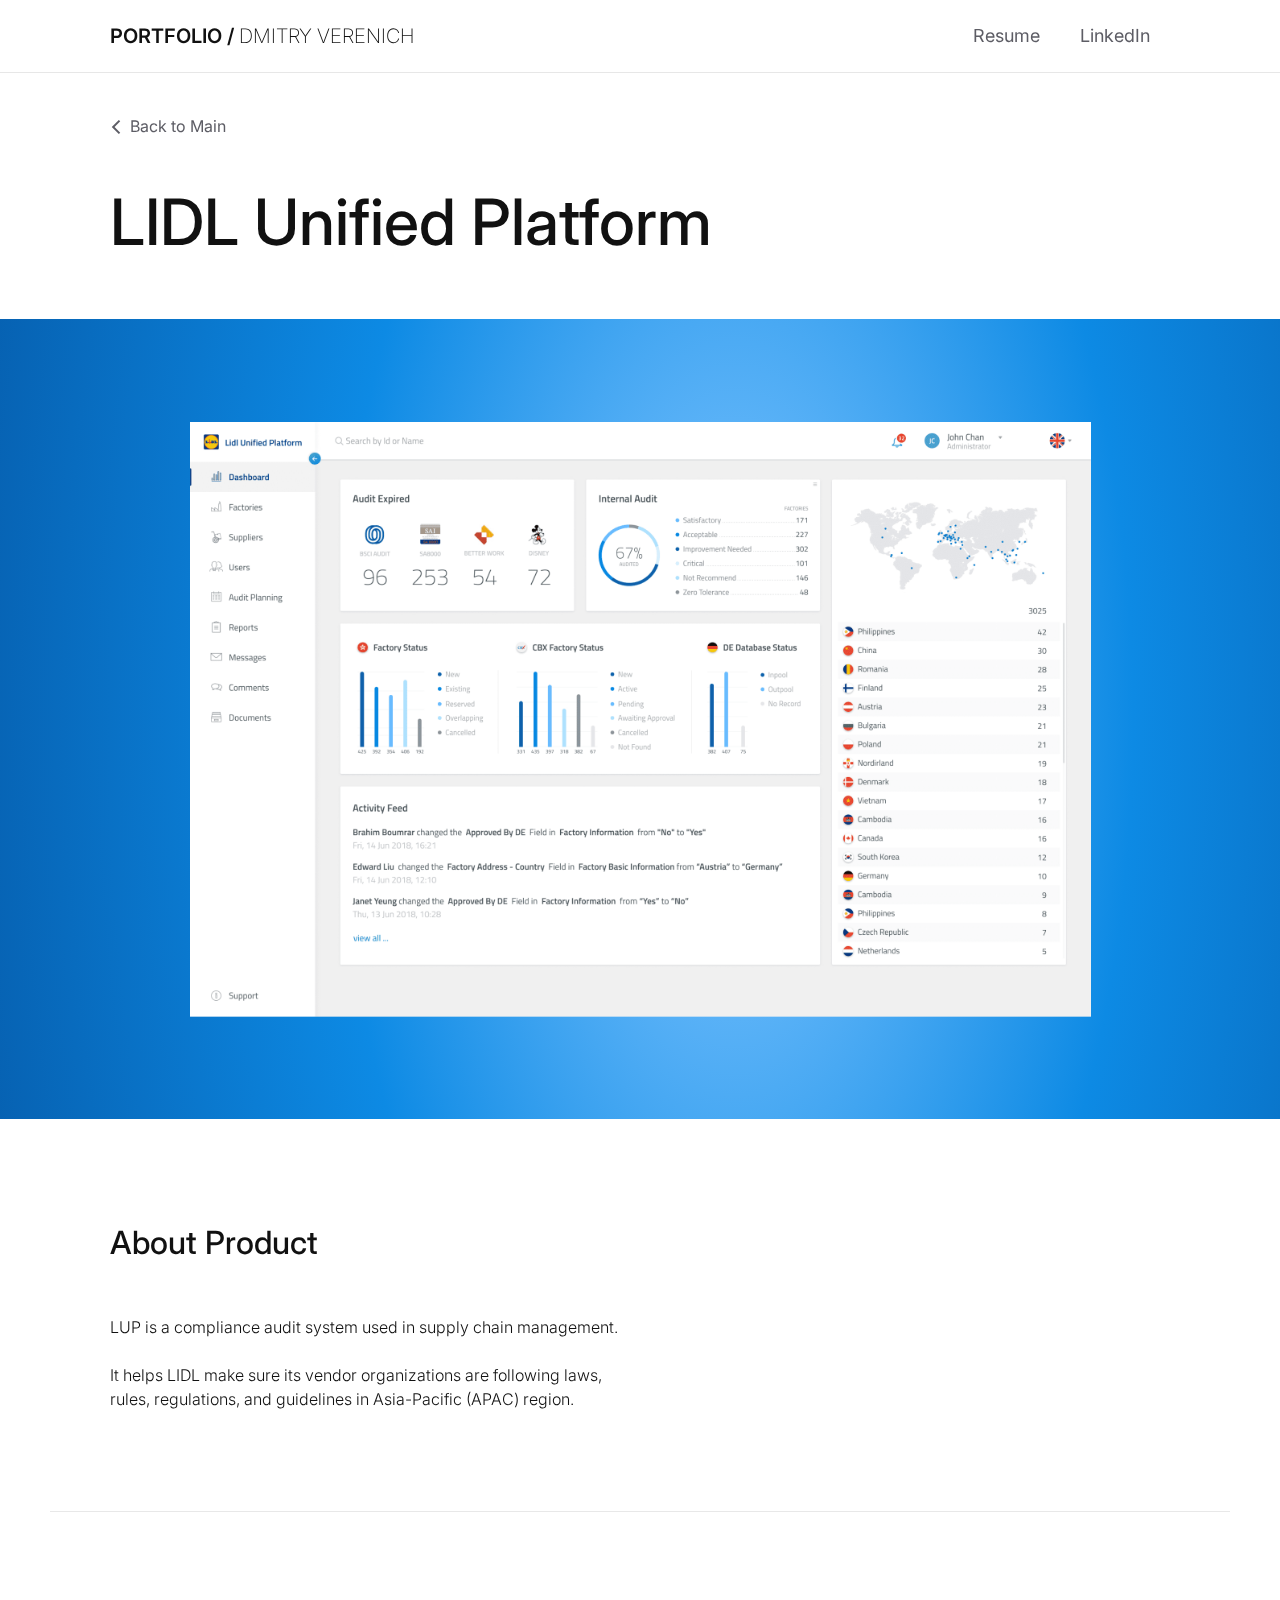
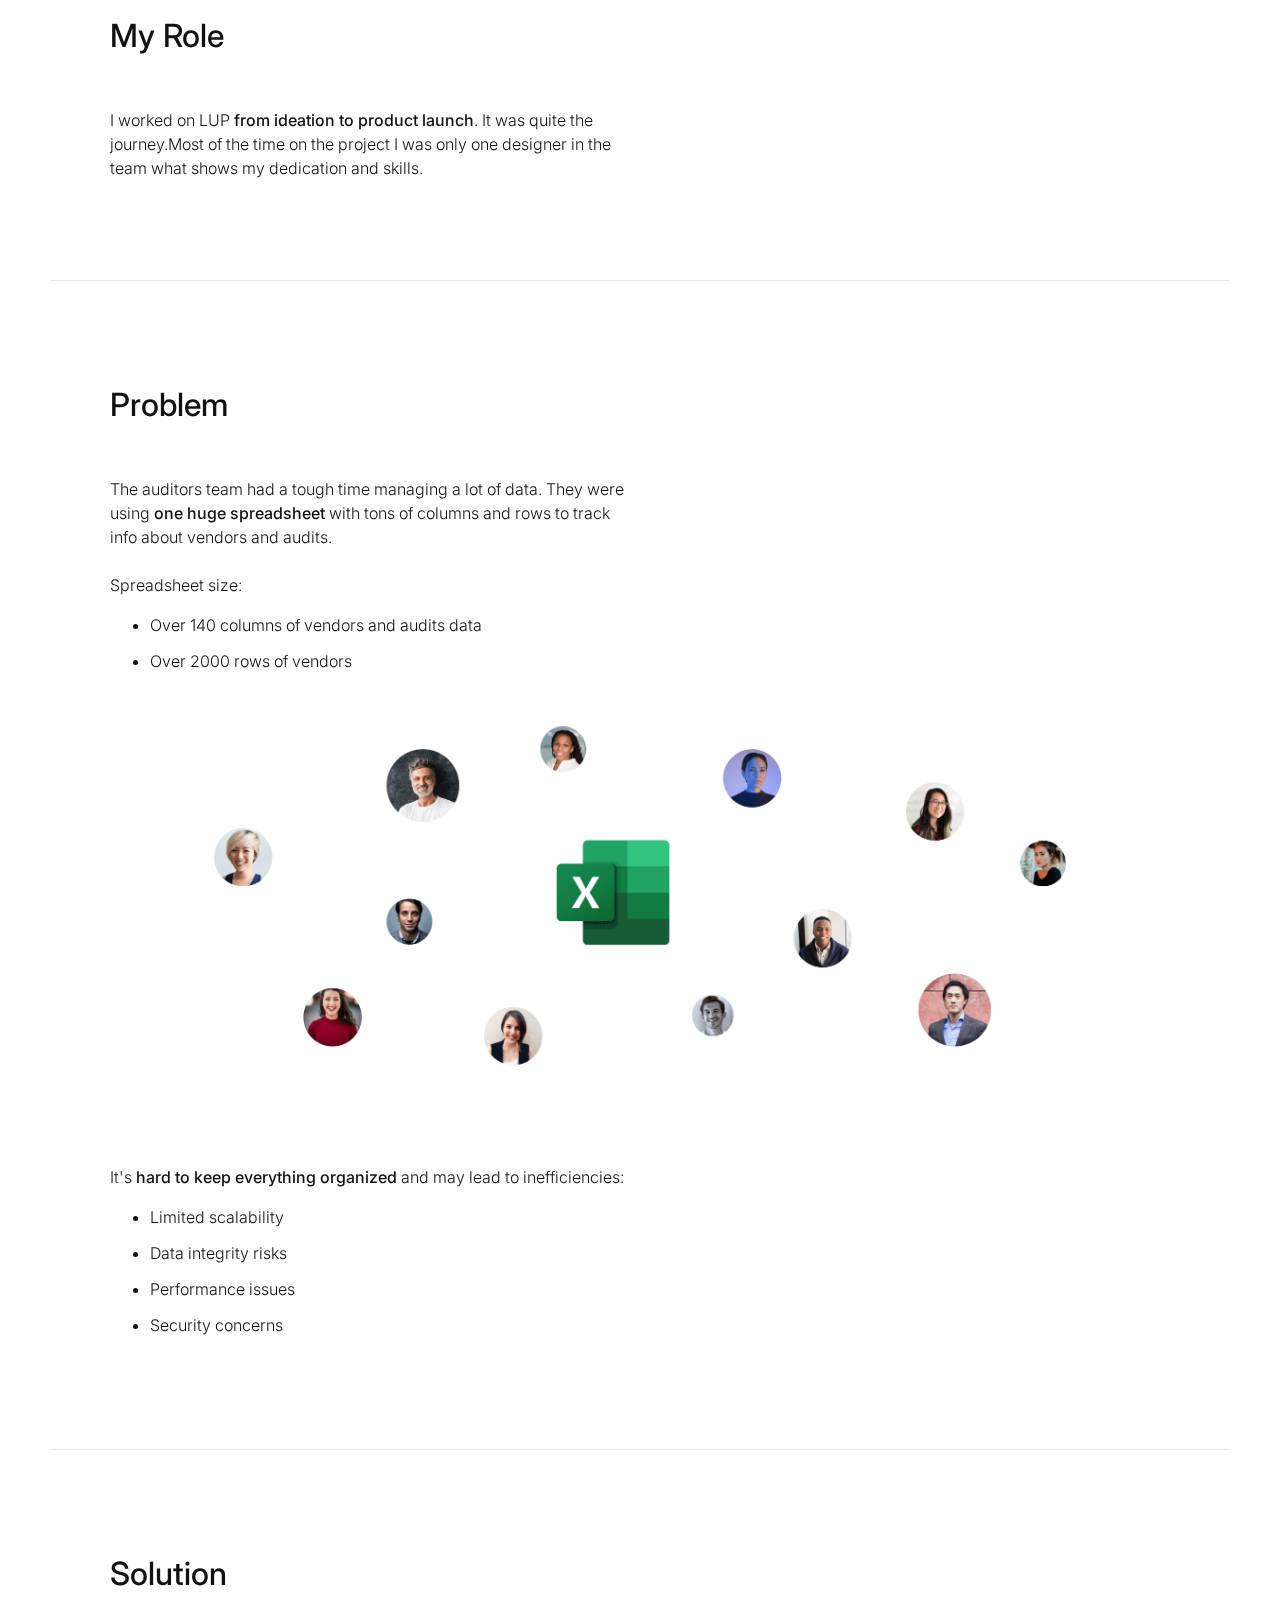
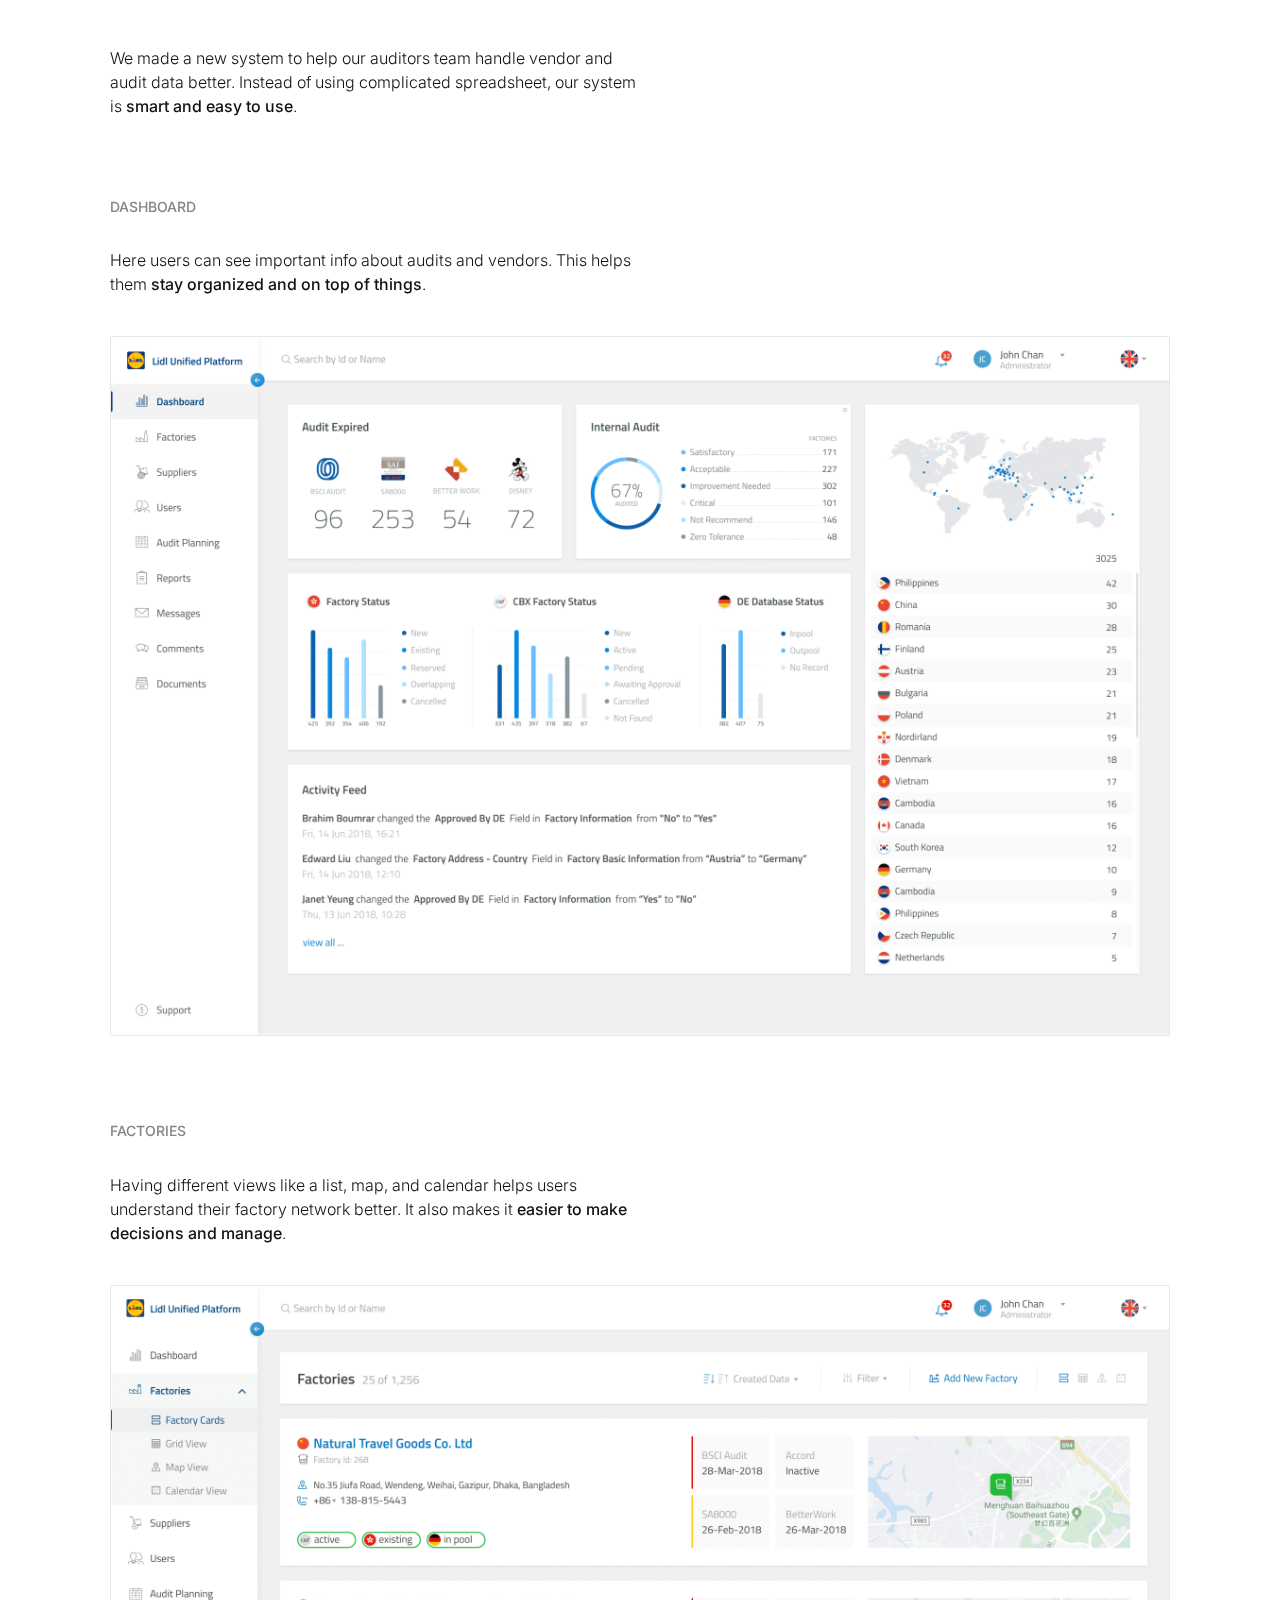
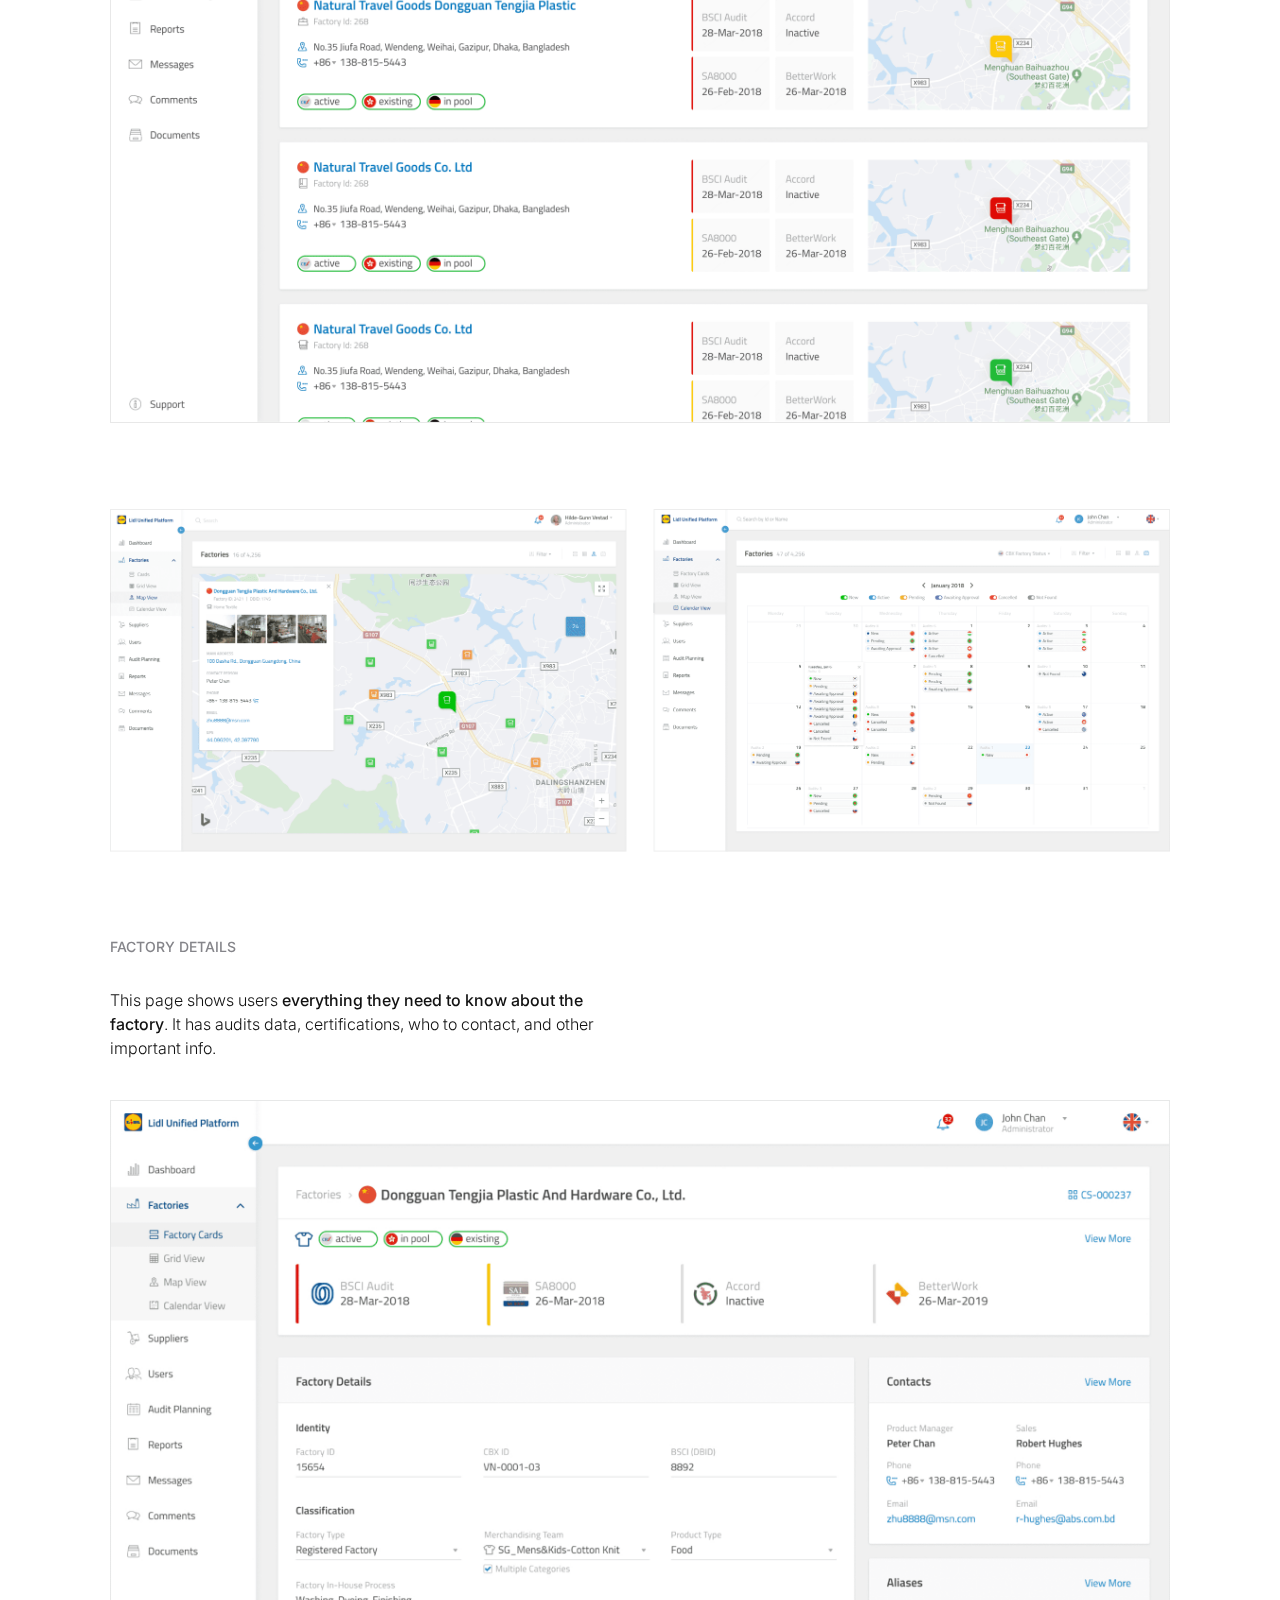
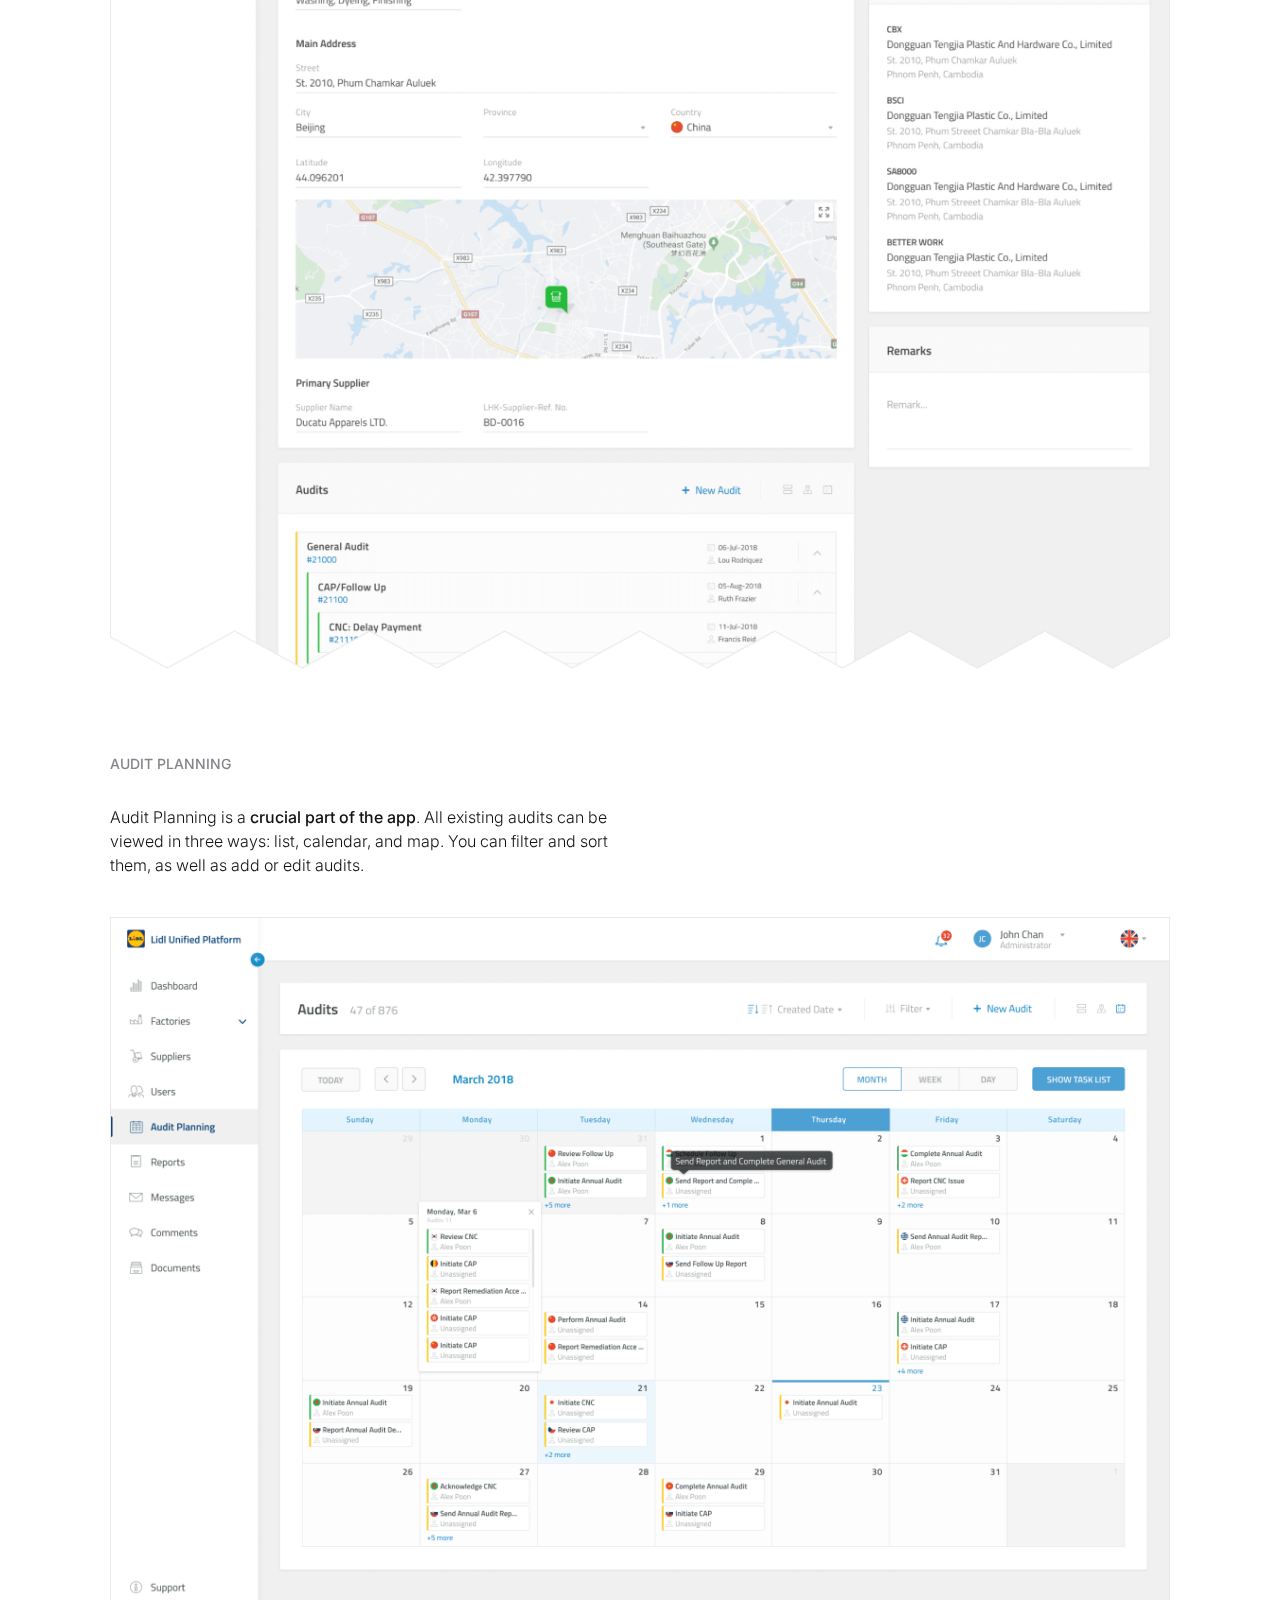
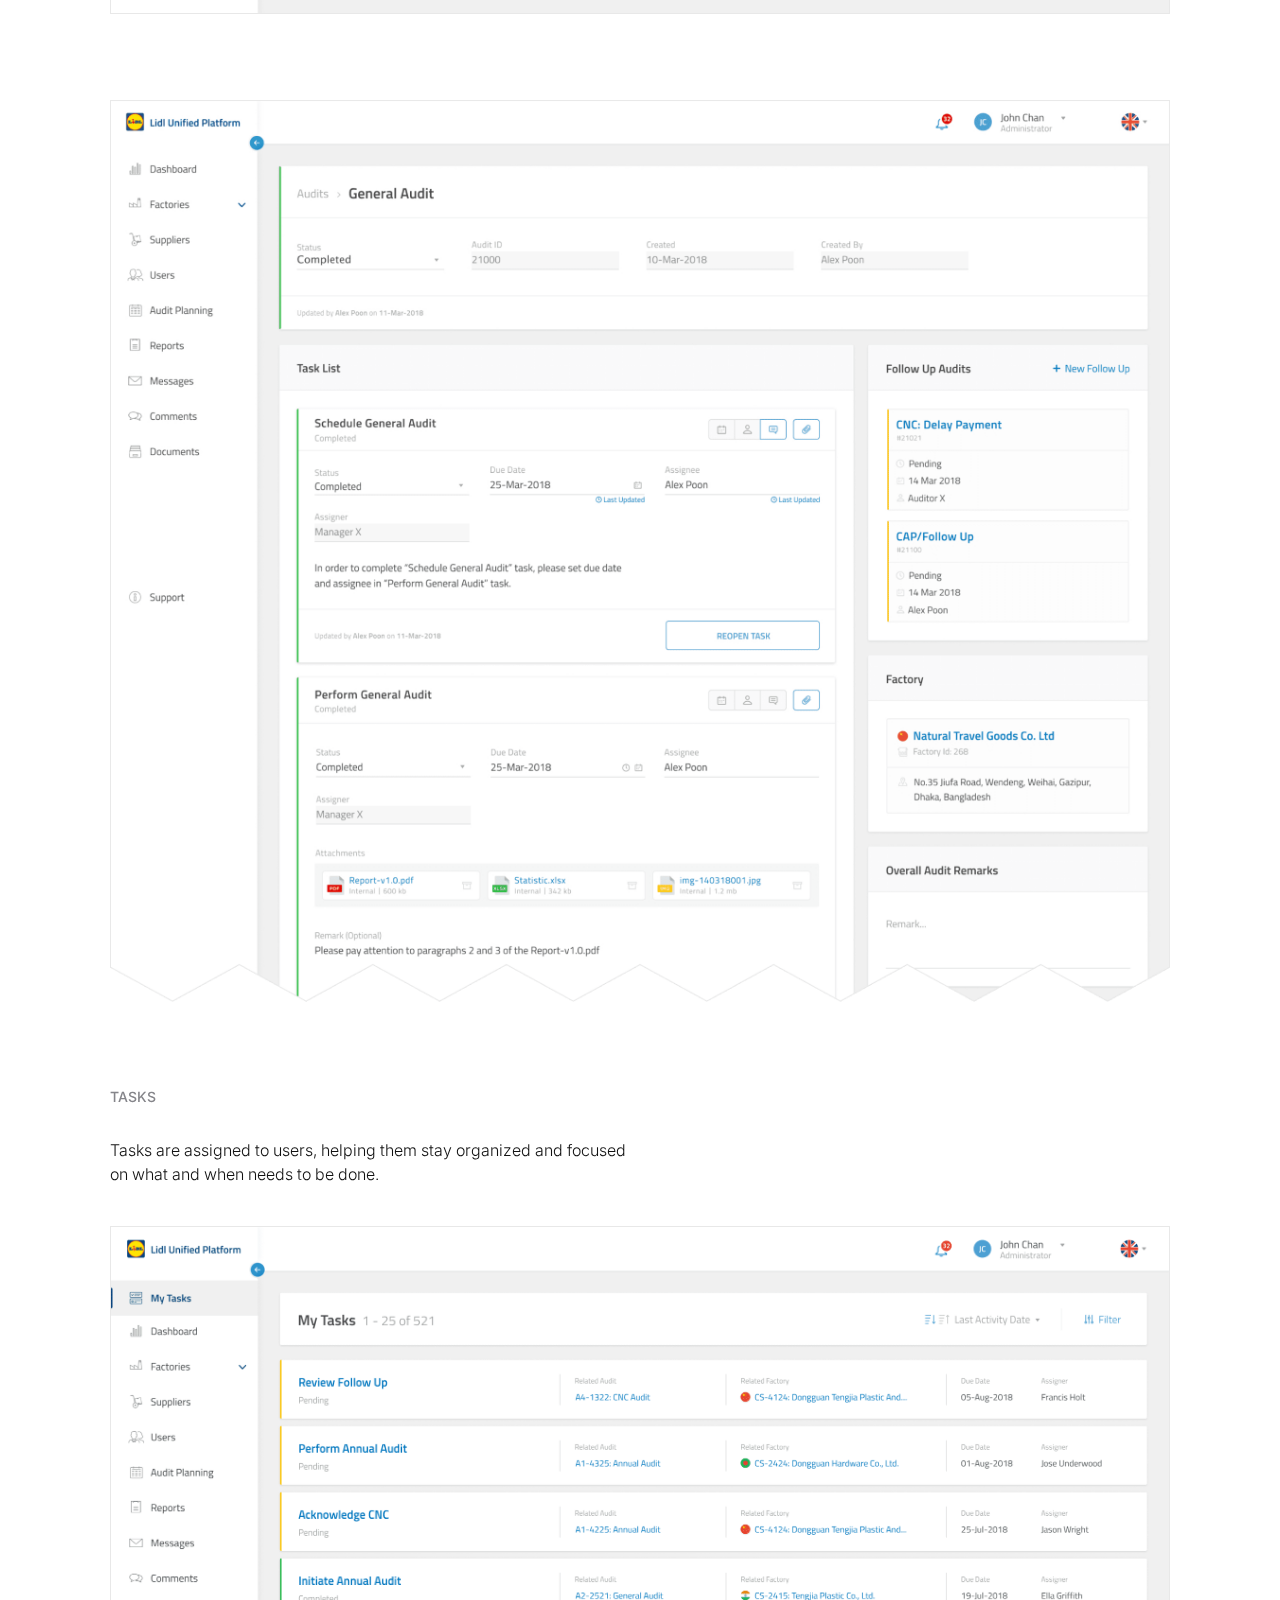
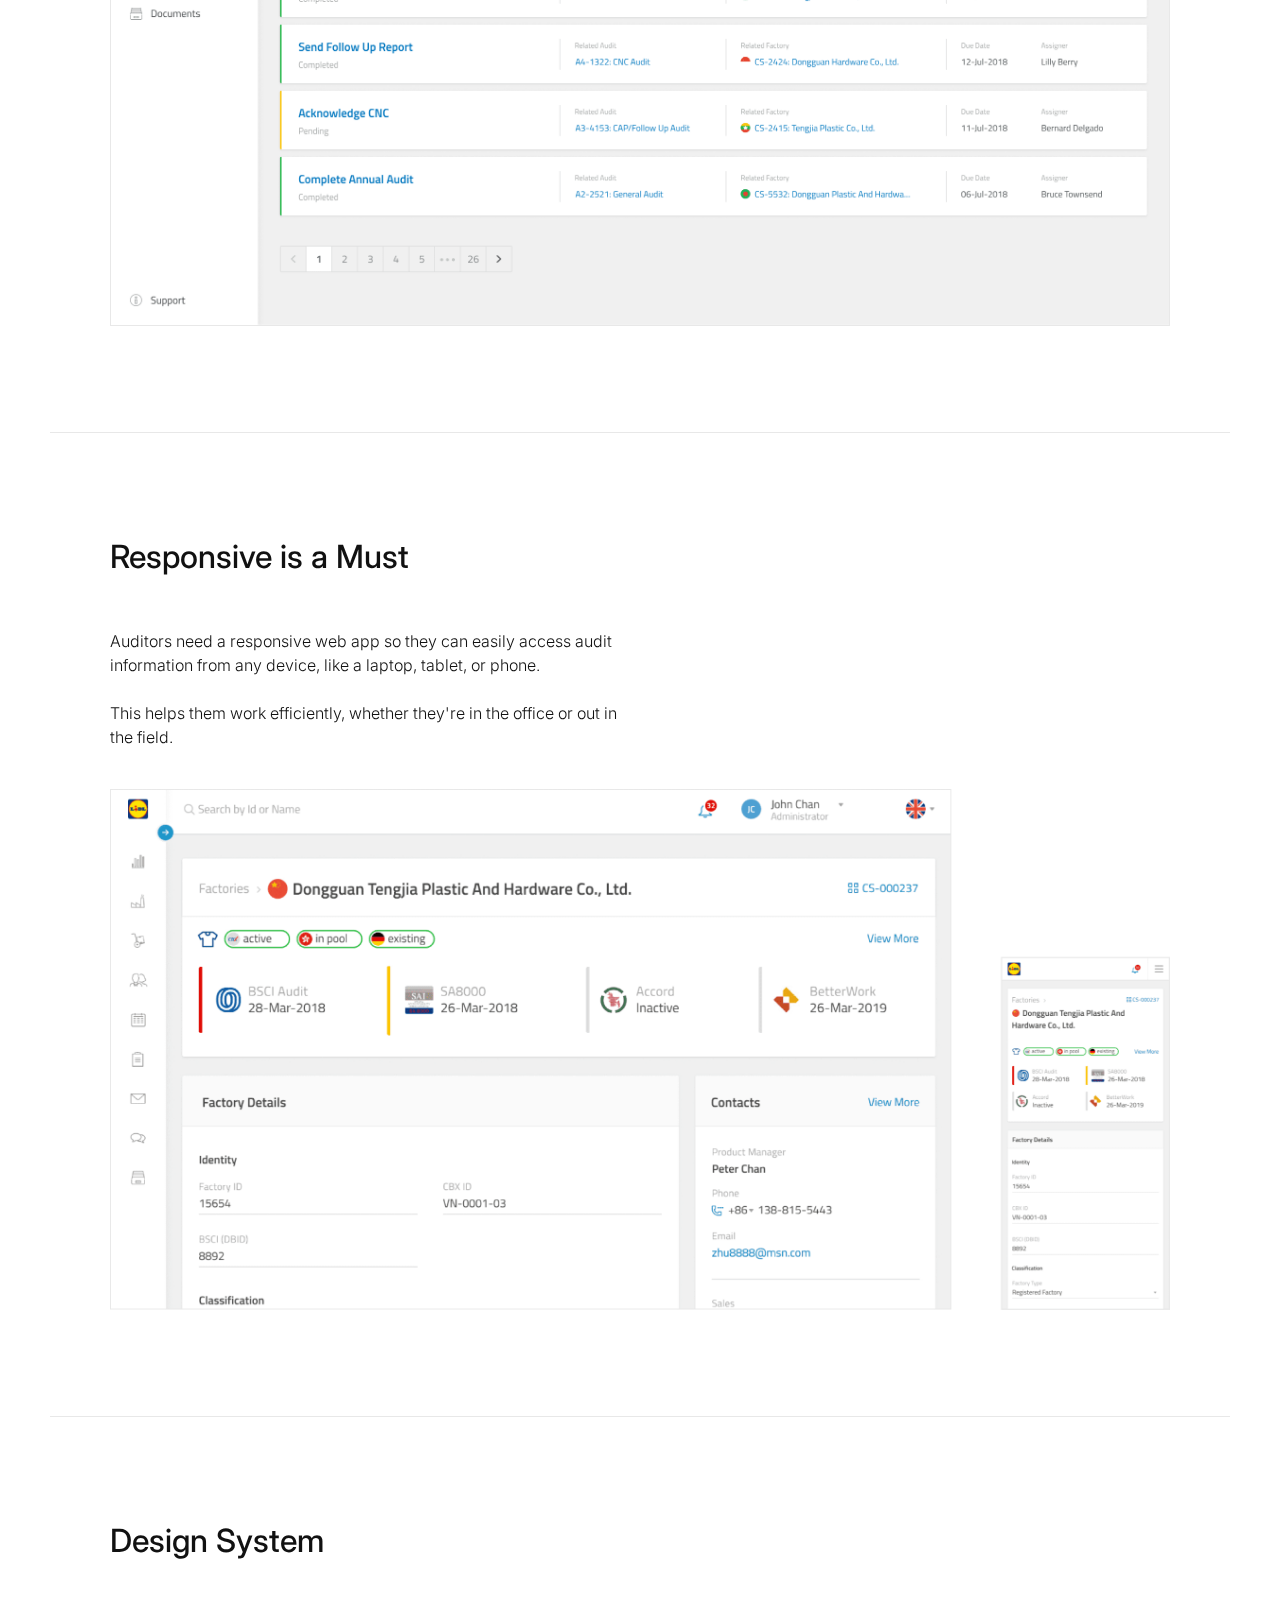
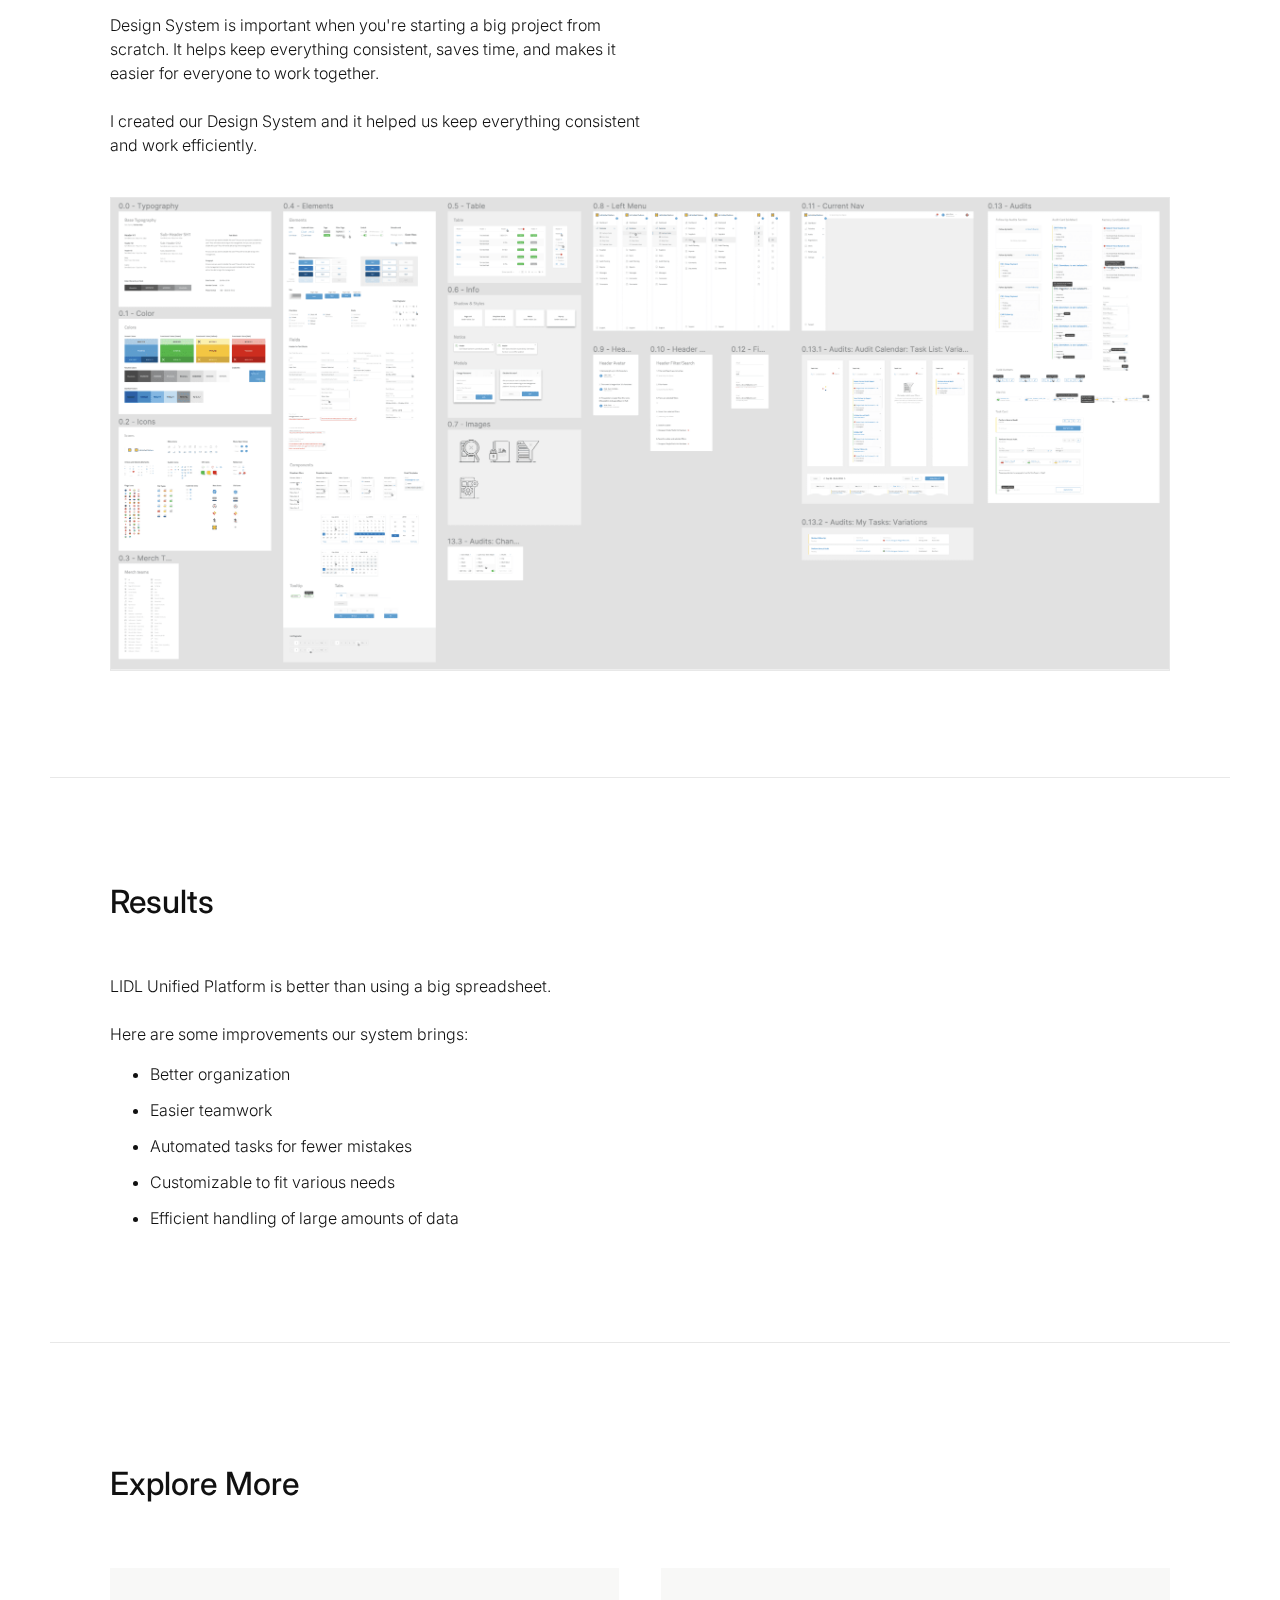
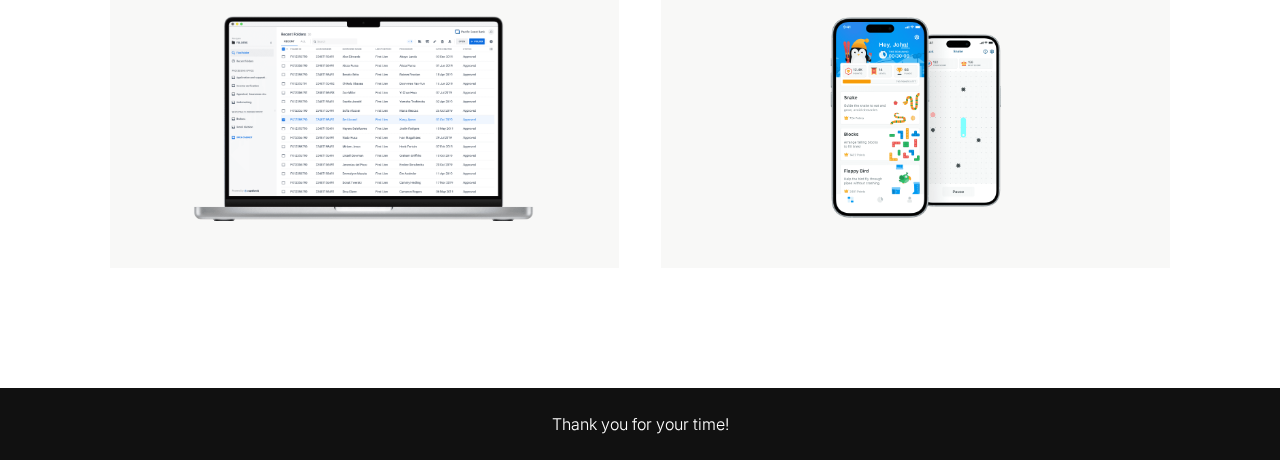
<file: lup.html>
<!DOCTYPE html>
<html lang="en">
  <head>
    <meta charset="UTF-8" />
    <meta name="robots" content="noindex, nofollow" />
    <title>LIDL Unified Platform</title>
    <link href="img/favicon.ico" rel="icon" type="image/x-icon" />
    <meta name="viewport" content="width=device-width, initial-scale=1.0" />

    <link rel="stylesheet" href="css/product.css" />
    <link rel="stylesheet" href="css/responsive.css" />
    <script src="//cdnjs.cloudflare.com/ajax/libs/jquery/2.1.3/jquery.min.js"></script>
    <script src="https://unpkg.co/gsap@3/dist/gsap.min.js"></script>
    <script src="js/main.js"></script>

    <script></script>
  </head>
  <body class="product-page dda-ds">
    <header>
      <nav class="navbar ink-effect-3" id="link-effect-3">
        <div class="container">
          <h1 class="logo">
            <a href="home.html">Portfolio <span>/</span></a>
          </h1>
          <ul>
            <li>
              <a
                href="pdf/CV_Dzmitry-Viarenich_UX.pdf"
                target="_blank"
                class="btn stack"
                data-hover="Resume"
                ><span class="icon"><span class="arrow"></span></span>Resume</a
              >
            </li>
            <li>
              <a
                href="https://www.linkedin.com/in/dmitry-verenich/"
                target="_blank"
                data-hover="LinkedIn"
                >LinkedIn</a
              >
            </li>
          </ul>
        </div>
      </nav>

      <div class="product-preview">
        <div class="container">
          <div class="breadcrumbs-wrapper">
            <svg
              width="16px"
              height="24px"
              viewBox="6 0 16 24"
              fill="none"
              xmlns="http://www.w3.org/2000/svg"
            >
              <path
                d="M16.2431 6.34317L14.8288 4.92896L7.75781 12L14.8289 19.0711L16.2431 17.6569L10.5862 12L16.2431 6.34317Z"
              />
            </svg>
            <a href="home.html" data-hover="Back&nbsp;to&nbsp;Main"
              >Back&nbsp;to&nbsp;Main</a
            >
          </div>
          <h1>LIDL Unified Platform</h1>
        </div>
        <section class="wrapper aus lup">
          <div class="container product-preview-images">
            <img src="img/lup/dashboard.png" alt="" />
          </div>
        </section>
      </div>
    </header>

    <main>
      <section class="product about">
        <div class="container">
          <div class="text-row">
            <h3>About Product</h3>
            <p>
              LUP is a compliance audit system used in supply chain management.
            </p>
            <p>
              It helps LIDL make sure its vendor organizations are following
              laws, rules, regulations, and guidelines in Asia-Pacific (APAC)
              region.
            </p>
          </div>
        </div>
      </section>
      <section class="product role">
        <div class="container">
          <div class="text-row">
            <h3>My Role</h3>
            <p>
              I worked on LUP <span>from ideation to product launch</span>. It
              was quite the journey.Most of the time on the project I was only
              one designer in the team what shows my dedication and skills.
            </p>
          </div>
        </div>
      </section>
      <section class="product problem">
        <div class="container">
          <div class="text-row">
            <h3>Problem</h3>
            <p>
              The auditors team had a tough time managing a lot of data. They
              were using <span>one huge spreadsheet</span> with tons of columns
              and rows to track info about vendors and audits.
            </p>
            <p>Spreadsheet size:</p>
            <ul>
              <li>
                <p>Over 140 columns of vendors and audits data</p>
              </li>
              <li>
                <p>Over 2000 rows of vendors</p>
              </li>
            </ul>
          </div>
          <div class="one-image-row">
            <img class="no-border" src="img/lup/problem.png" alt="" />
          </div>
          <div class="text-row">
            <p>
              It's <span>hard to keep everything organized</span> and may lead
              to inefficiencies:
            </p>
            <ul>
              <li>
                <p>Limited scalability</p>
              </li>
              <li>
                <p>Data integrity risks</p>
              </li>
              <li>
                <p>Performance issues</p>
              </li>
              <li>
                <p>Security concerns</p>
              </li>
            </ul>
          </div>
        </div>
      </section>
      <section class="product solution">
        <div class="container">
          <div class="text-row margin-bottom">
            <h3>Solution</h3>
            <p>
              We made a new system to help our auditors team handle vendor and
              audit data better. Instead of using complicated spreadsheet, our
              system is <span>smart and easy to use</span>.
            </p>
          </div>

          <div class="text-row">
            <h4>Dashboard</h4>
            <p>
              Here users can see important info about audits and vendors. This
              helps them <span>stay organized and on top of things</span>.
            </p>
          </div>
          <div class="one-image-row">
            <img src="img/lup/dashboard.png" alt="" />
          </div>

          <div class="text-row">
            <h4>Factories</h4>
            <p>
              Having different views like a list, map, and calendar helps users
              understand their factory network better. It also makes it
              <span>easier to make decisions and manage</span>.
            </p>
          </div>
          <div class="one-image-row">
            <img src="img/lup/factories1.png" alt="" />
          </div>
          <div class="one-image-row">
            <img class="no-border" src="img/lup/factories2.png" alt="" />
          </div>
          <div class="text-row">
            <h4>Factory Details</h4>
            <p>
              This page shows users
              <span>everything they need to know about the factory</span>. It
              has audits data, certifications, who to contact, and other
              important info.
            </p>
          </div>
          <div class="one-image-row">
            <img class="no-border" src="img/lup/factory-detail.png" alt="" />
          </div>
          <div class="text-row">
            <h4>Audit Planning</h4>
            <p>
              Audit Planning is a <span>crucial part of the app</span>. All
              existing audits can be viewed in three ways: list, calendar, and
              map. You can filter and sort them, as well as add or edit audits.
            </p>
          </div>
          <div class="one-image-row">
            <img src="img/lup/aud-planning1.png" alt="" />
          </div>
          <div class="one-image-row">
            <img class="no-border" src="img/lup/aud-planning2.png" alt="" />
          </div>
          <div class="text-row">
            <h4>Tasks</h4>
            <p>
              Tasks are assigned to users, helping them stay organized and
              focused on what and when needs to be done.
            </p>
          </div>
          <div class="one-image-row no-margin-bottom">
            <img src="img/lup/tasks.png" alt="" />
          </div>
        </div>
      </section>
      <section class="product rwd">
        <div class="container">
          <div class="text-row">
            <h3>Responsive is a Must</h3>
            <p>
              Auditors need a responsive web app so they can easily access audit
              information from any device, like a laptop, tablet, or phone.
            </p>
            <p>
              This helps them work efficiently, whether they're in the office or
              out in the field.
            </p>
          </div>
          <div class="one-image-row no-margin-bottom">
            <img class="no-border" src="img/lup/rwd.png" alt="" />
          </div>
        </div>
      </section>
      <section class="product des-sys">
        <div class="container">
          <div class="text-row">
            <h3>Design System</h3>
            <p>
              Design System is important when you're starting a big project from
              scratch. It helps keep everything consistent, saves time, and
              makes it easier for everyone to work together.
            </p>
            <p>
              I created our Design System and it helped us keep everything
              consistent and work efficiently.
            </p>
          </div>
          <div class="one-image-row no-margin-bottom">
            <img src="img/lup/design-system.png" alt="" />
          </div>
        </div>
      </section>
      <section class="product des-sys">
        <div class="container">
          <div class="text-row">
            <h3>Results</h3>
            <p>LIDL Unified Platform is better than using a big spreadsheet.</p>

            <p>Here are some improvements our system brings:</p>
            <ul>
              <li>
                <p>Better organization</p>
              </li>
              <li>
                <p>Easier teamwork</p>
              </li>
              <li>
                <p>Automated tasks for fewer mistakes</p>
              </li>
              <li>
                <p>Customizable to fit various needs</p>
              </li>
              <li>
                <p>Efficient handling of large amounts of data</p>
              </li>
            </ul>
          </div>
        </div>
      </section>
    </main>
    <footer>
      <section class="discover-more">
        <div class="container">
          <h3>Explore More</h3>
          <div class="wrapper">
            <div class="card more-dda">
                <a href="dda.html">
                  <div class="overlay">
                    <div class="user-content">
                      <div class="name">
                        <h3>Data and Document Automation</h3>
                        <p>
                          Automates tasks for lenders, investors, and servicers
                        </p>
                      </div>
                      <div class="arrow">
                        <img src="img/arrow-up-linear.svg" alt="" />
                      </div>
                    </div>
                  </div>
                </a>
                <div class="user-content show-on-mobile">
                  <a href="dda.html">
                    <div class="name">
                      <h3>Data and Document Automation</h3>
                      <p>Automates tasks for lenders, investors, and servicers</p>
                    </div>
  
                    <svg
                      class="arrow"
                      xmlns="http://www.w3.org/2000/svg"
                      width="32"
                      height="32"
                      viewBox="0 0 32 32"
                      fill="none"
                    >
                      <path
                        d="M8.45765 23.5426L23.5426 8.45764M23.5426 8.45764V19.7713M23.5426 8.45764H12.2289"
                        stroke-width="1.5"
                        stroke-linecap="round"
                        stroke-linejoin="round"
                      />
                    </svg>
                  </a>
                </div>
            </div>
            <div class="card more-gameblyo">
              <a href="gameblyo.html">
                <div class="overlay">
                  <div class="user-content">
                    <div class="name">
                      <h3>GAMEBLYO</h3>
                      <p>
                        Personalized lazy eye therapy using unique eye
                        stimulation
                      </p>
                    </div>
                    <div class="arrow">
                      <img src="img/arrow-up-linear.svg" alt="" />
                    </div>
                  </div>
                </div>
              </a>
              <div class="user-content show-on-mobile">
                <a href="gameblyo.html">
                  <div class="name">
                    <h3>GAMEBLYO</h3>
                    <p>
                      Personalized lazy eye therapy using unique eye stimulation
                    </p>
                  </div>

                  <svg
                    class="arrow"
                    xmlns="http://www.w3.org/2000/svg"
                    width="32"
                    height="32"
                    viewBox="0 0 32 32"
                    fill="none"
                  >
                    <path
                      d="M8.45765 23.5426L23.5426 8.45764M23.5426 8.45764V19.7713M23.5426 8.45764H12.2289"
                      stroke-width="1.5"
                      stroke-linecap="round"
                      stroke-linejoin="round"
                    />
                  </svg>
                </a>
              </div>
            </div>
            
          </div>
        </div>
      </section>
      <section class="very-bottom">
        <div class="container">
          <p>Thank you for your time!</p>
        </div>
      </section>
    </footer>
  </body>
</html>
</file>
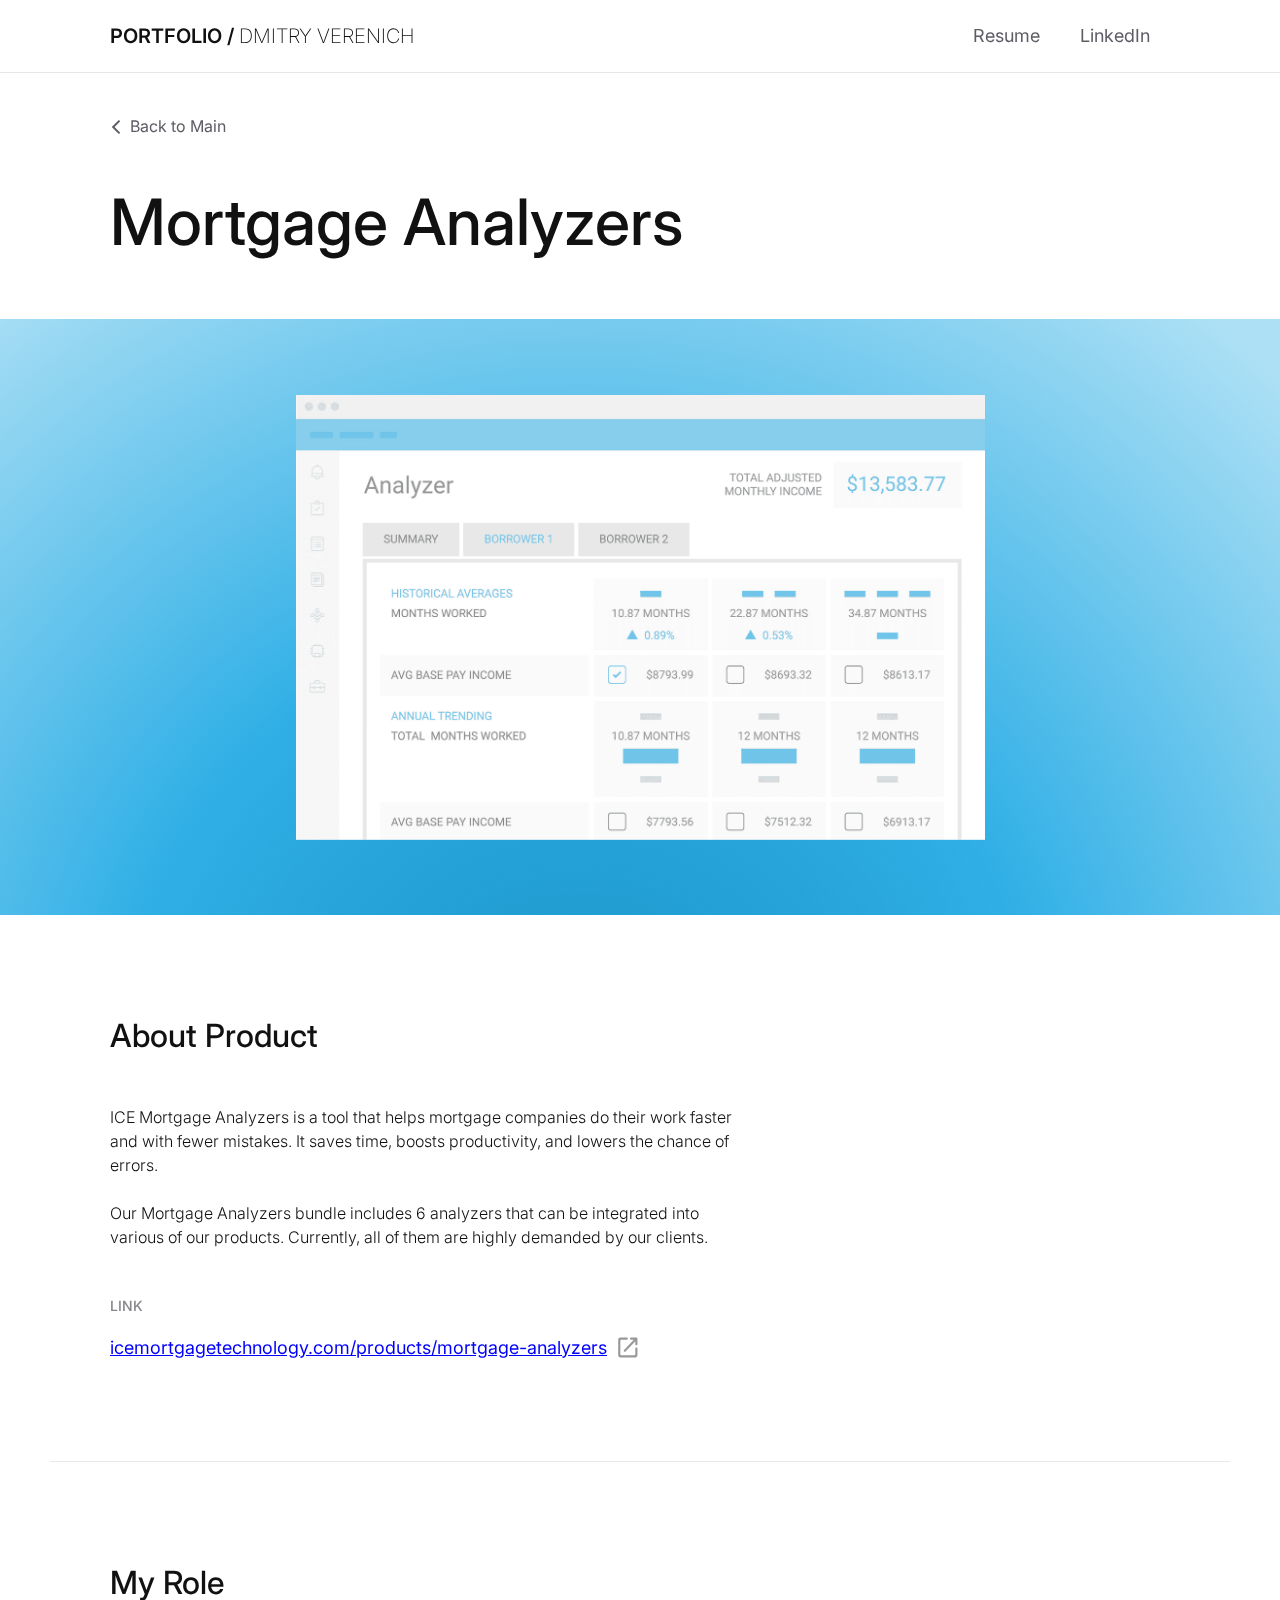
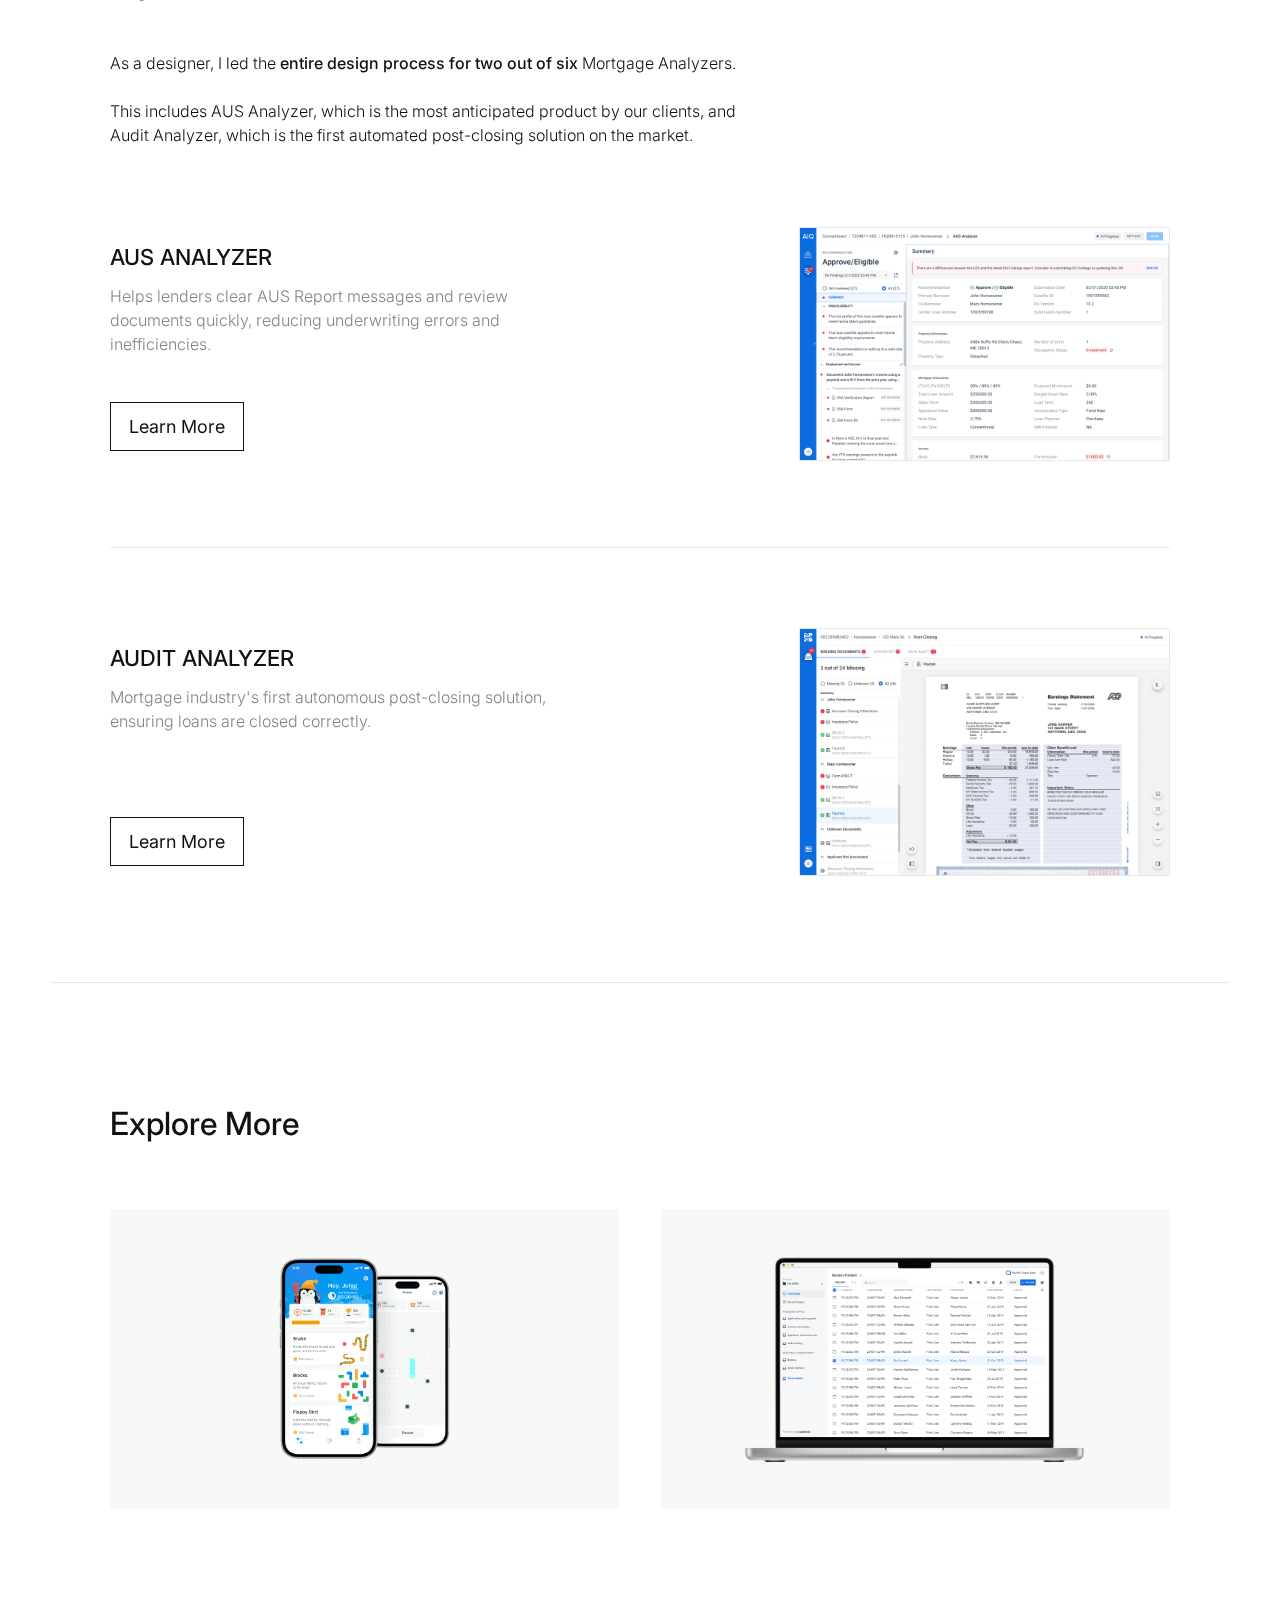
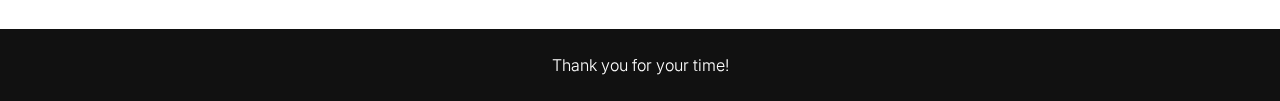
<file: mortgageananlyzers.html>
<!DOCTYPE html>
<html lang="en">
  <head>
    <meta charset="UTF-8" />
    <meta name="robots" content="noindex, nofollow" />
    <title>Mortgage Analyzers</title>
    <link href="img/favicon.ico" rel="icon" type="image/x-icon" />
    <meta name="viewport" content="width=device-width, initial-scale=1.0" />

    <link rel="stylesheet" href="css/product-main.css" />
    <link rel="stylesheet" href="css/responsive.css" />
    <script src="//cdnjs.cloudflare.com/ajax/libs/jquery/2.1.3/jquery.min.js"></script>
    <script src="https://unpkg.co/gsap@3/dist/gsap.min.js"></script>
    <script src="js/main.js"></script>

    <script></script>
  </head>
  <body class="product-main mortgage-analyzers">
    <header>
      <nav class="navbar ink-effect-3" id="link-effect-3">
        <div class="container">
          <h1 class="logo">
            <a href="home.html">Portfolio <span>/</span></a>
          </h1>
          <ul>
            <li>
              <a
                href="pdf/CV_Dzmitry-Viarenich_UX.pdf"
                target="_blank"
                class="btn stack"
                data-hover="Resume"
                ><span class="icon"><span class="arrow"></span></span>Resume</a
              >
            </li>
            <li>
              <a
                href="https://www.linkedin.com/in/dmitry-verenich/"
                target="_blank"
                data-hover="LinkedIn"
                >LinkedIn</a
              >
            </li>
          </ul>
        </div>
      </nav>

      <div class="product-page-preview">
        <div class="container">
          <div class="breadcrumbs-wrapper">
            <svg
              width="16px"
              height="24px"
              viewBox="6 0 16 24"
              fill="none"
              xmlns="http://www.w3.org/2000/svg"
            >
              <path
                d="M16.2431 6.34317L14.8288 4.92896L7.75781 12L14.8289 19.0711L16.2431 17.6569L10.5862 12L16.2431 6.34317Z"
              />
            </svg>
            <a href="home.html" data-hover="Back&nbsp;to&nbsp;Main"
              >Back&nbsp;to&nbsp;Main</a
            >
          </div>
          <h1>Mortgage Analyzers</h1>
        </div>
        <section class="wrapper">
          <div class="container product-preview-images">
            <img src="img/analyzers/analyzers-head.png" alt="" />
          </div>
        </section>
      </div>
    </header>

    <main>
      <section class="product overview">
        <div class="container">
          <div class="text-row">
            <h3>About Product</h3>
            <p>
              ICE Mortgage Analyzers is a tool that helps mortgage companies do
              their work faster and with fewer mistakes. It saves time, boosts
              productivity, and lowers the chance of errors.
            </p>
            <p>
              Our Mortgage Analyzers bundle includes 6 analyzers that can be
              integrated into various of our products. Currently, all of them
              are highly demanded by our clients.
            </p>
          </div>
          <div class="text-row link">
            <h4>Link</h4>
            <a
              target="_blank"
              href="https://www.icemortgagetechnology.com/products/mortgage-analyzers"
              ><span class="hide">icemortgagetechnology.com/products/</span
              >mortgage-analyzers
              <span class="popout"
                ><img src="img/open-in-new.svg" alt="" /></span
            ></a>
          </div>
        </div>
      </section>
      <section class="product projects">
        <div class="container">
          <div class="text-row">
            <h3>My Role</h3>
            <p>
              As a designer, I led the
              <span>entire design process for two out of six</span> Mortgage
              Analyzers.
            </p>
            <p>
              This includes AUS Analyzer, which is the most anticipated product
              by our clients, and Audit Analyzer, which is the first automated
              post-closing solution on the market.
            </p>
          </div>
          <div class="project">
            <div class="info">
              <div>
                <h4>AUS Analyzer</h4>
                <p>
                  Helps lenders clear AUS Report messages and review documents
                  quickly, reducing underwriting errors and inefficiencies.
                </p>
              </div>

              <a href="analyzers/aus.html" class="btn btn-swipe">Learn More</a>
            </div>
            <div class="preview">
              <img src="img/analyzers/aus.png" alt="" />
            </div>
          </div>
          <div class="project">
            <div class="info">
              <div>
                <h4>Audit Analyzer</h4>
                <p>
                  Mortgage industry's first autonomous post-closing solution,
                  ensuring loans are closed correctly.
                </p>
              </div>

              <a href="analyzers/audit.html" class="btn btn-swipe"
                >Learn More</a
              >
            </div>
            <div class="preview">
              <img src="img/analyzers/audit-1.png" alt="" />
            </div>
          </div>
        </div>
      </section>
    </main>

    <footer>
      <section class="discover-more">
        <div class="container">
          <h3>Explore More</h3>
          <div class="wrapper">
            <div class="card more-gameblyo">
              <a href="gameblyo.html">
                <div class="overlay">
                  <div class="user-content">
                    <div class="name">
                      <h3>GAMEBLYO</h3>
                      <p>
                        Personalized lazy eye therapy using unique eye
                        stimulation
                      </p>
                    </div>
                    <div class="arrow">
                      <img src="img/arrow-up-linear.svg" alt="" />
                    </div>
                  </div>
                </div>
              </a>
              <div class="user-content show-on-mobile">
                <a href="gameblyo.html">
                  <div class="name">
                    <h3>GAMEBLYO</h3>
                    <p>
                      Personalized lazy eye therapy using unique eye stimulation
                    </p>
                  </div>

                  <svg
                    class="arrow"
                    xmlns="http://www.w3.org/2000/svg"
                    width="32"
                    height="32"
                    viewBox="0 0 32 32"
                    fill="none"
                  >
                    <path
                      d="M8.45765 23.5426L23.5426 8.45764M23.5426 8.45764V19.7713M23.5426 8.45764H12.2289"
                      stroke-width="1.5"
                      stroke-linecap="round"
                      stroke-linejoin="round"
                    />
                  </svg>
                </a>
              </div>
            </div>
            <div class="card more-dda">
              <a href="dda.html">
                <div class="overlay">
                  <div class="user-content">
                    <div class="name">
                      <h3>Data and Document Automation</h3>
                      <p>
                        Automates tasks for lenders, investors, and servicers
                      </p>
                    </div>
                    <div class="arrow">
                      <img src="img/arrow-up-linear.svg" alt="" />
                    </div>
                  </div>
                </div>
              </a>
              <div class="user-content show-on-mobile">
                <a href="dda.html">
                  <div class="name">
                    <h3>Data and Document Automation</h3>
                    <p>Automates tasks for lenders, investors, and servicers</p>
                  </div>

                  <svg
                    class="arrow"
                    xmlns="http://www.w3.org/2000/svg"
                    width="32"
                    height="32"
                    viewBox="0 0 32 32"
                    fill="none"
                  >
                    <path
                      d="M8.45765 23.5426L23.5426 8.45764M23.5426 8.45764V19.7713M23.5426 8.45764H12.2289"
                      stroke-width="1.5"
                      stroke-linecap="round"
                      stroke-linejoin="round"
                    />
                  </svg>
                </a>
              </div>
            </div>
          </div>
        </div>
      </section>
      <section class="very-bottom">
        <div class="container">
          <p>Thank you for your time!</p>
        </div>
      </section>
    </footer>
  </body>
</html>
</file>
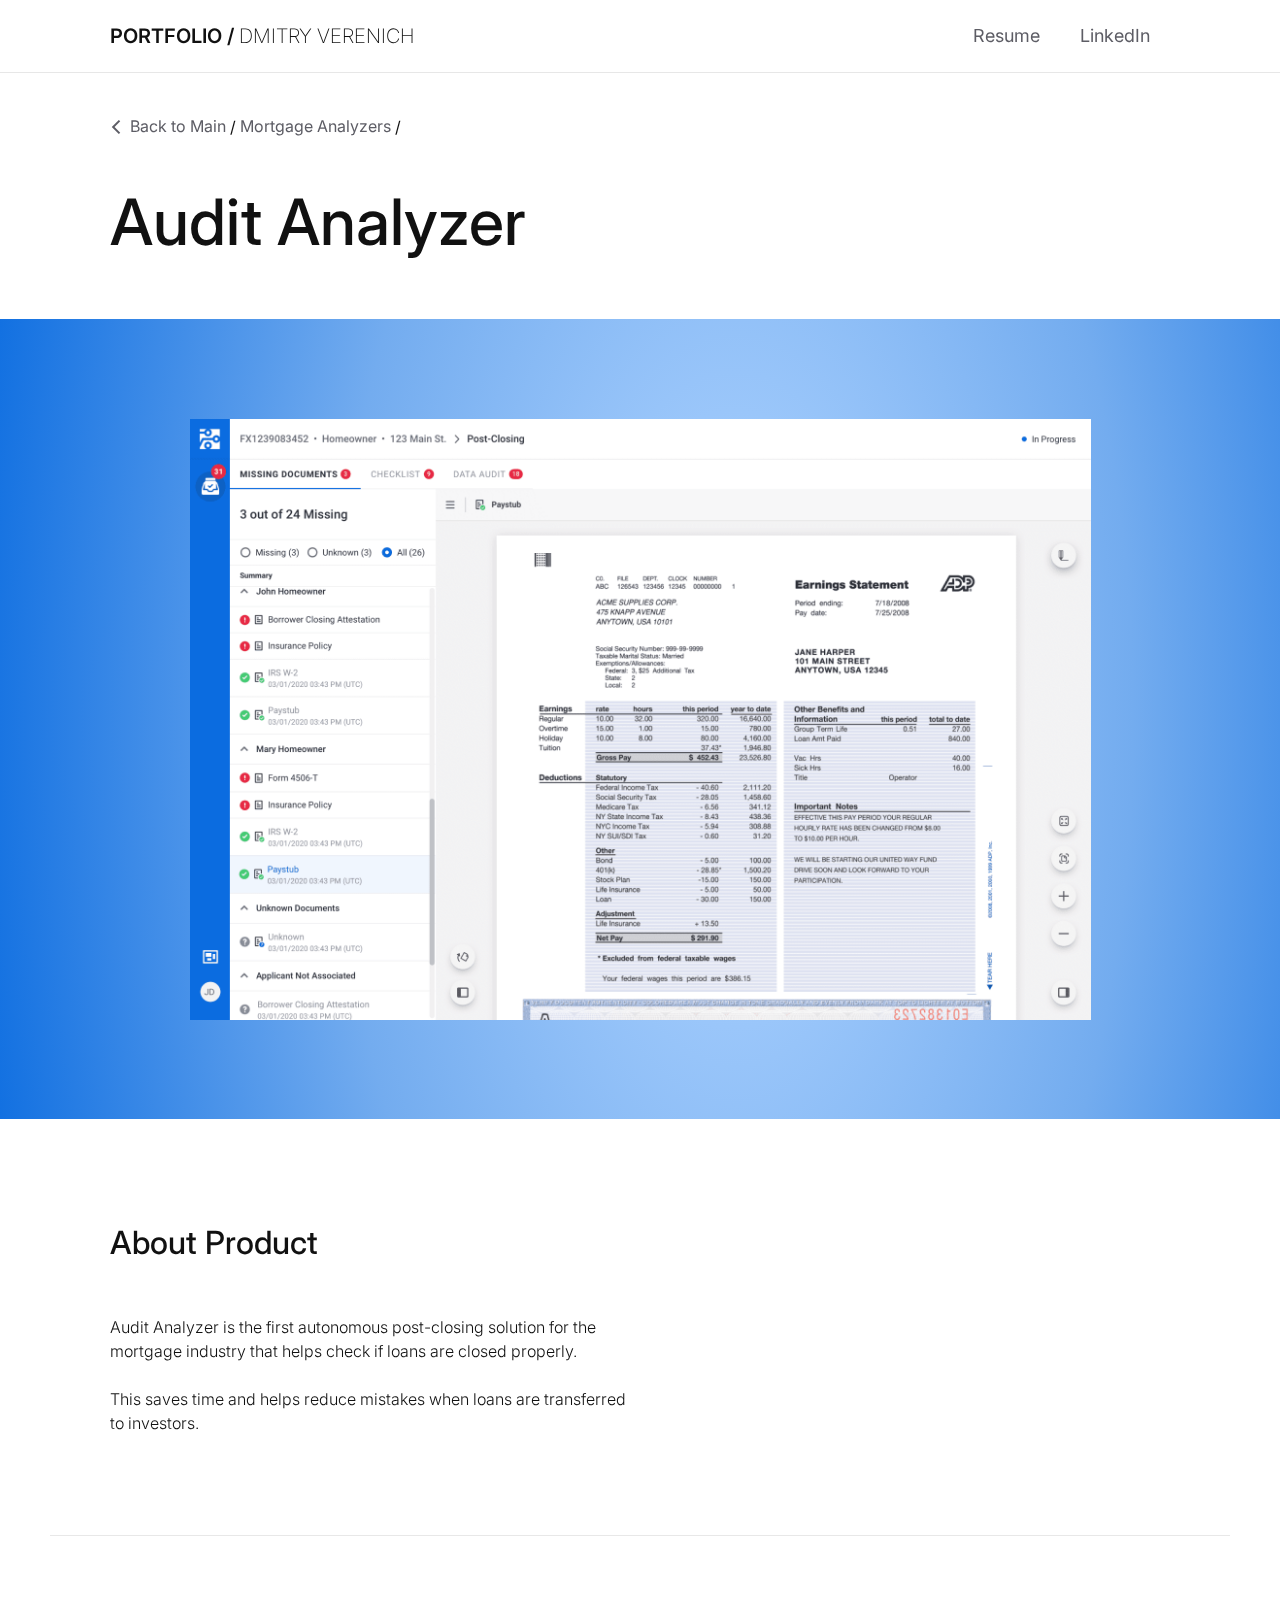
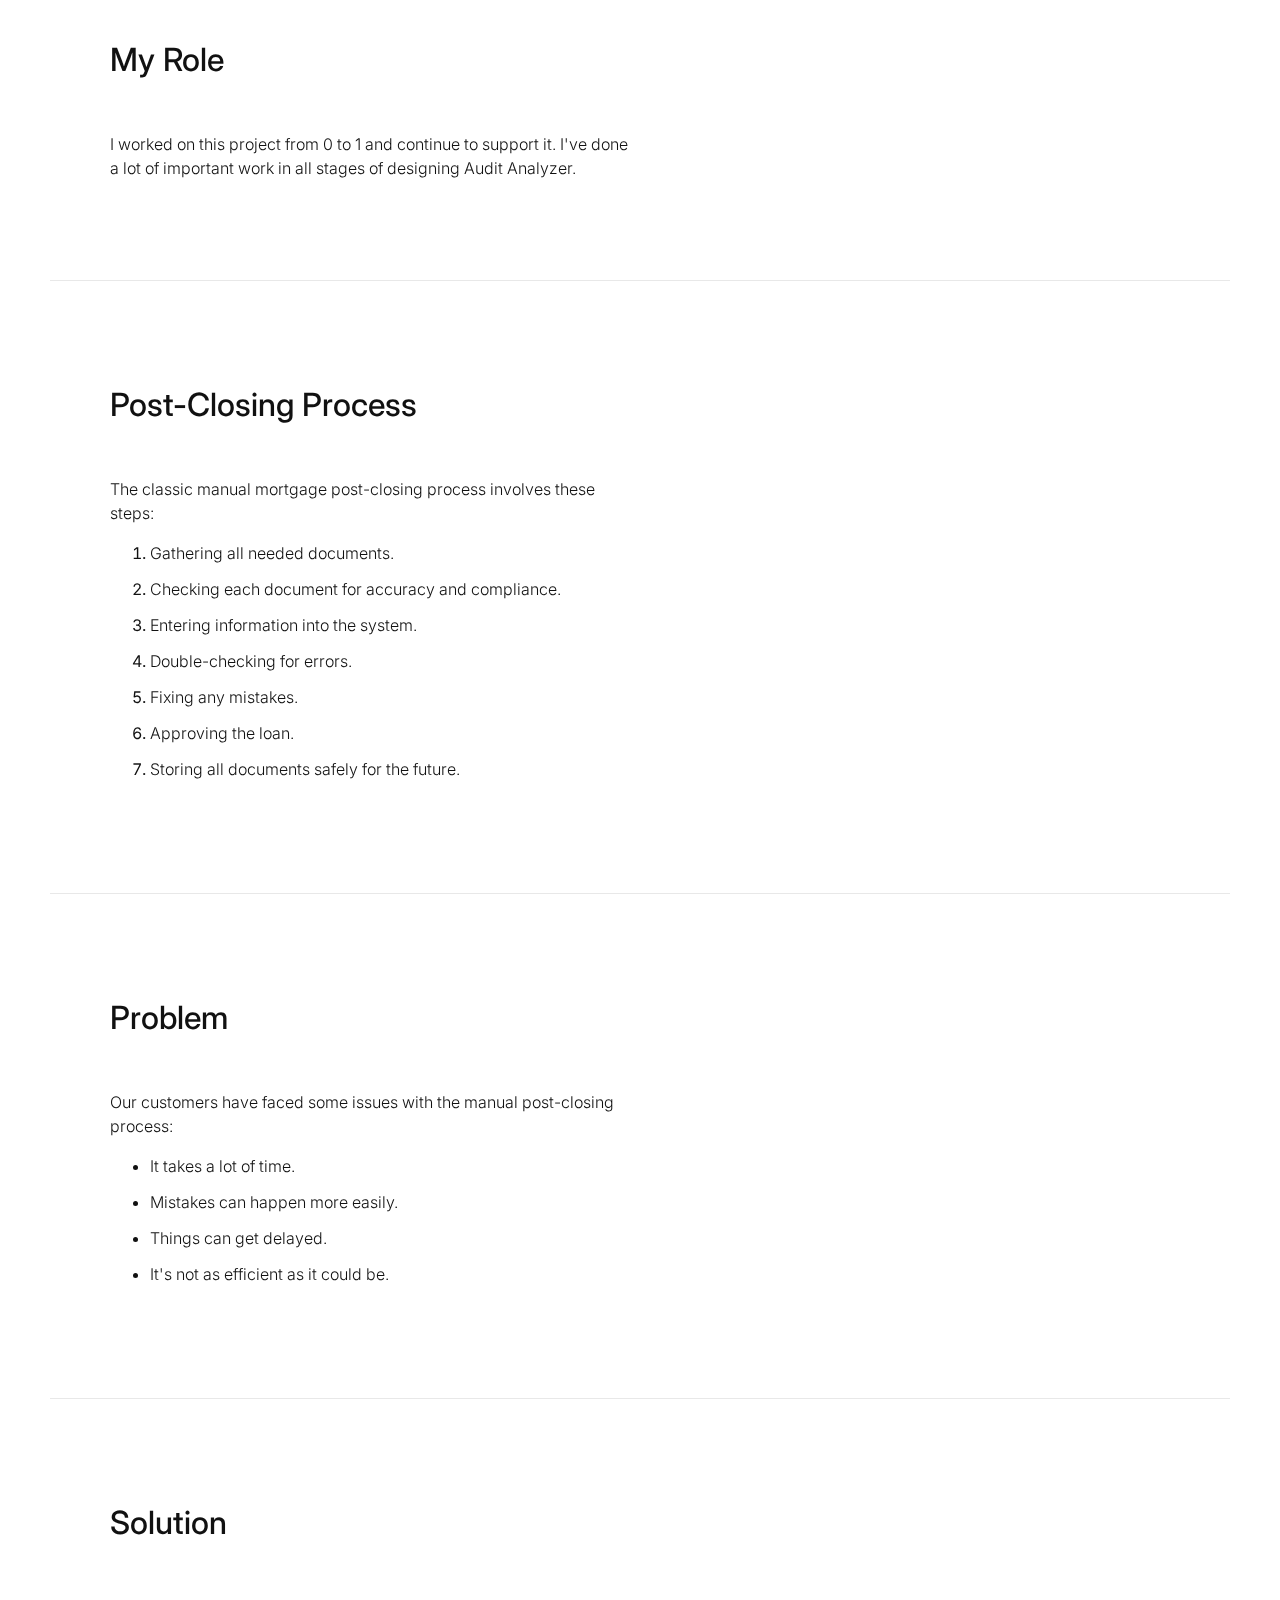
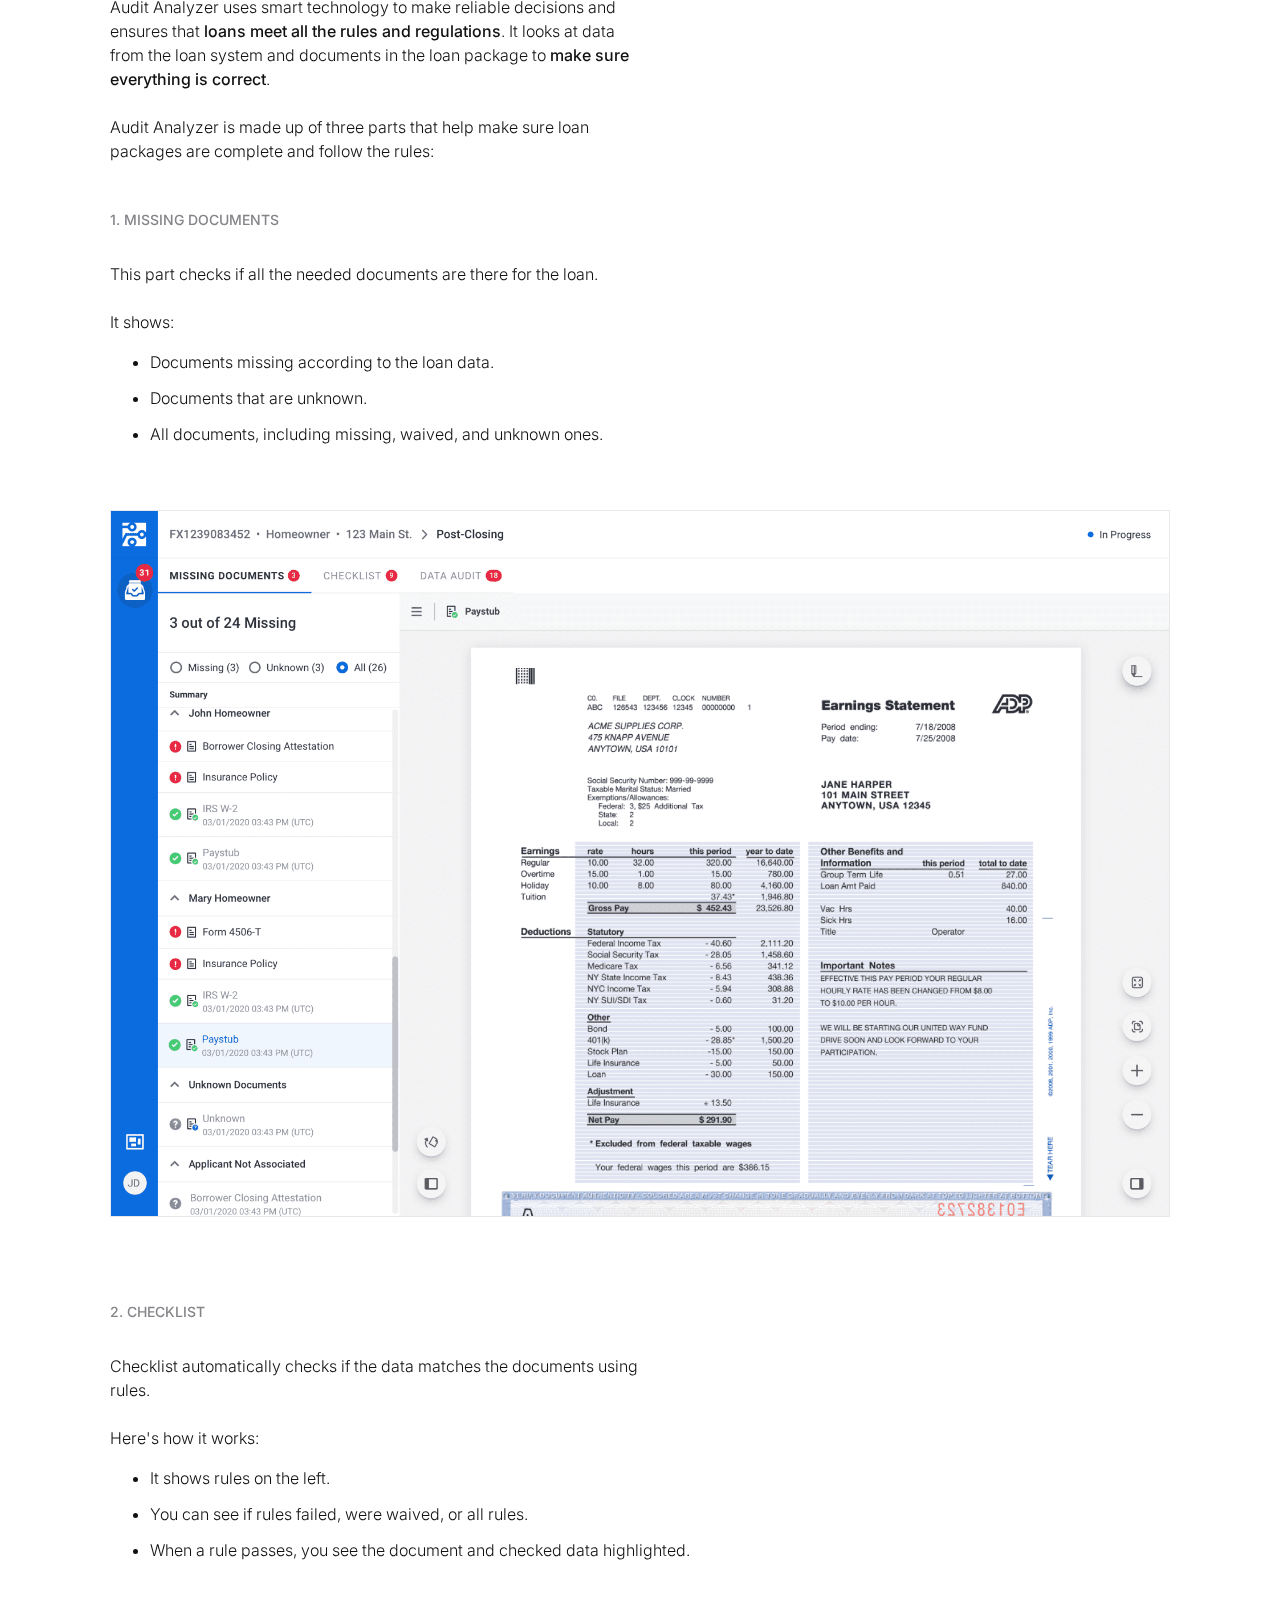
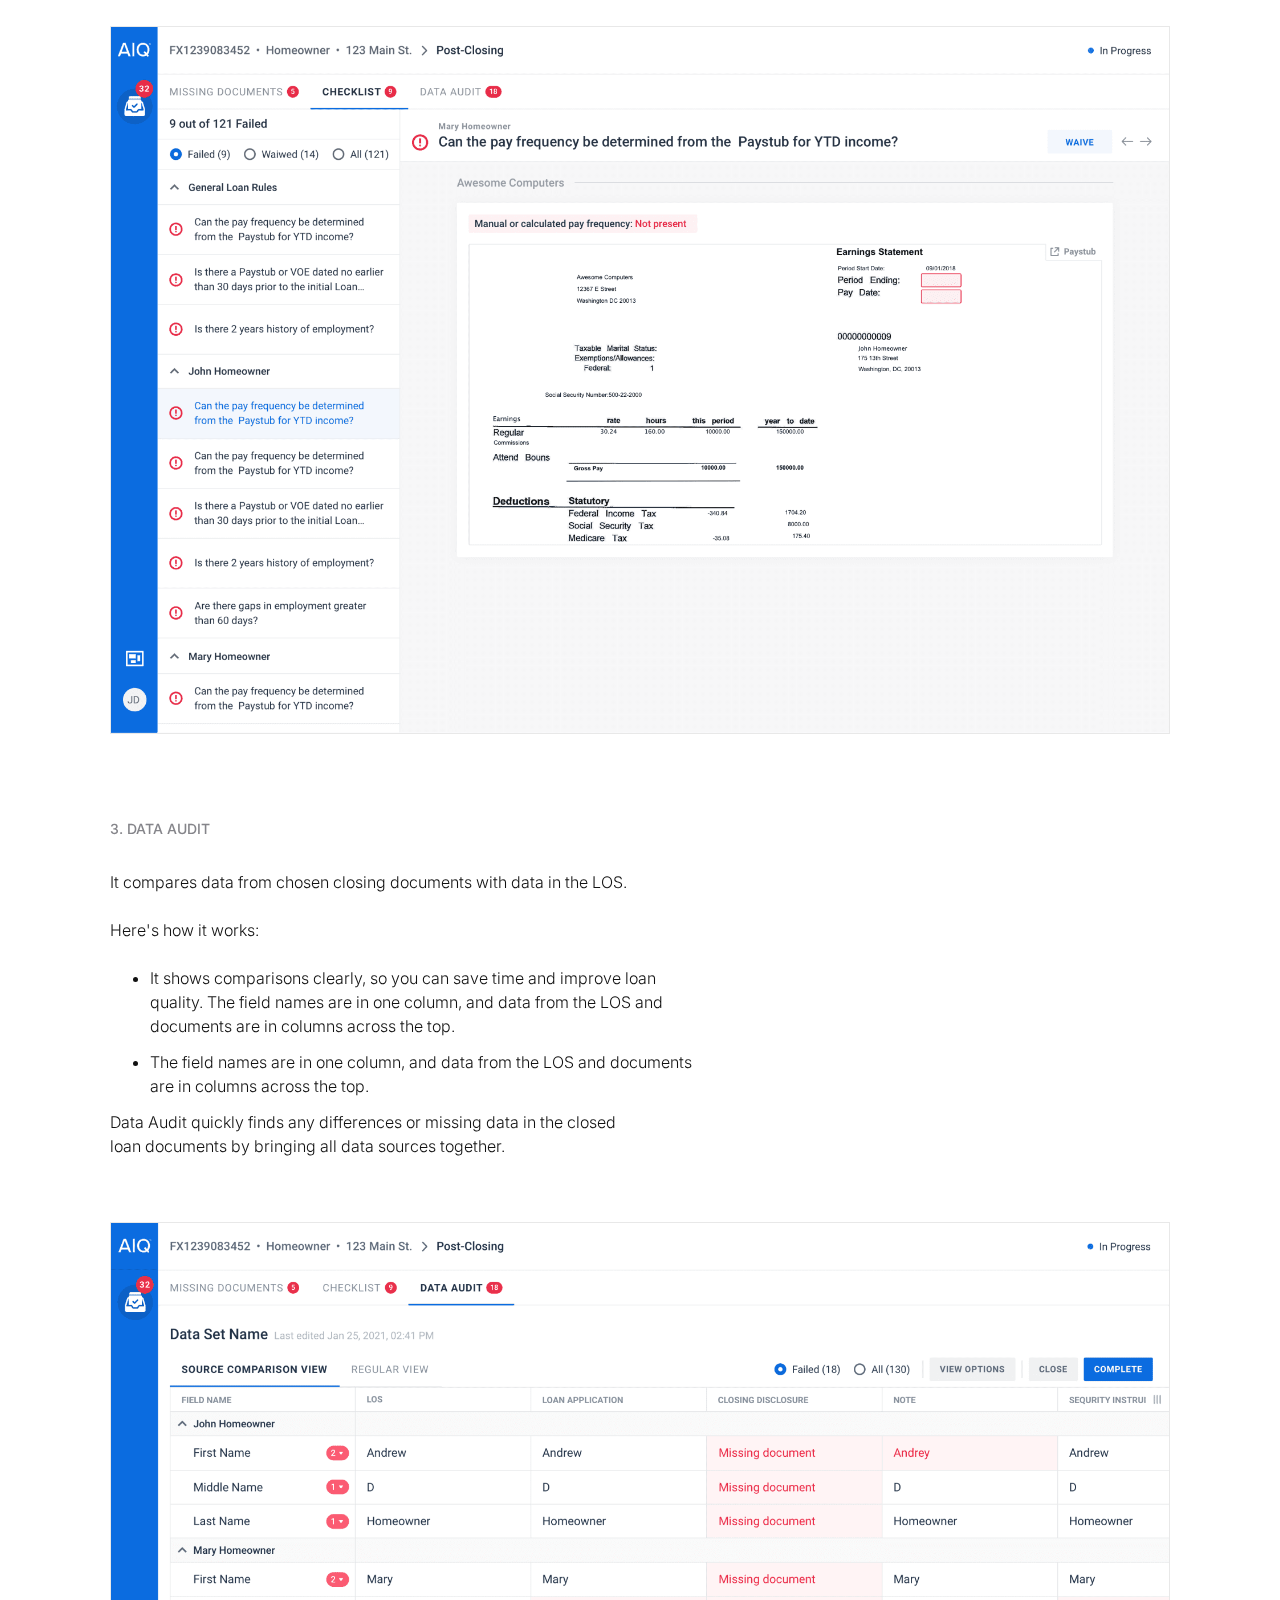
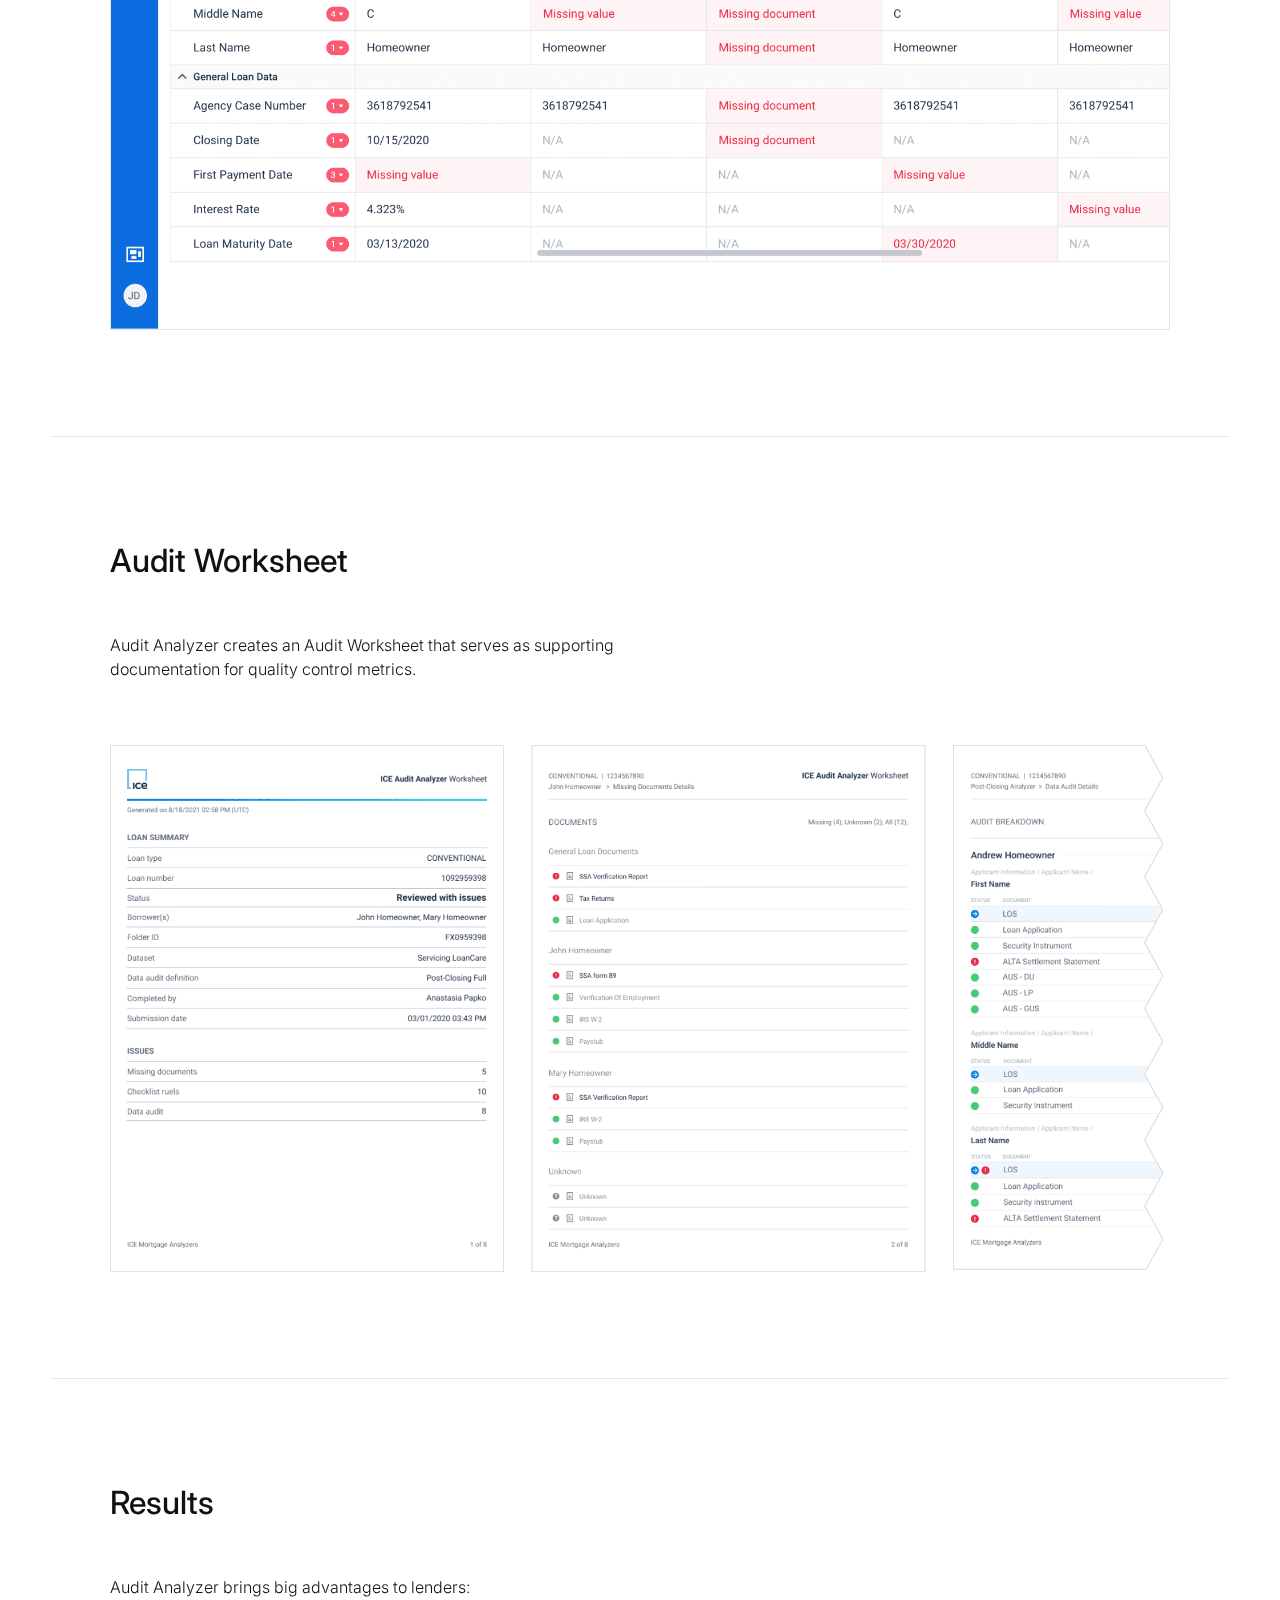
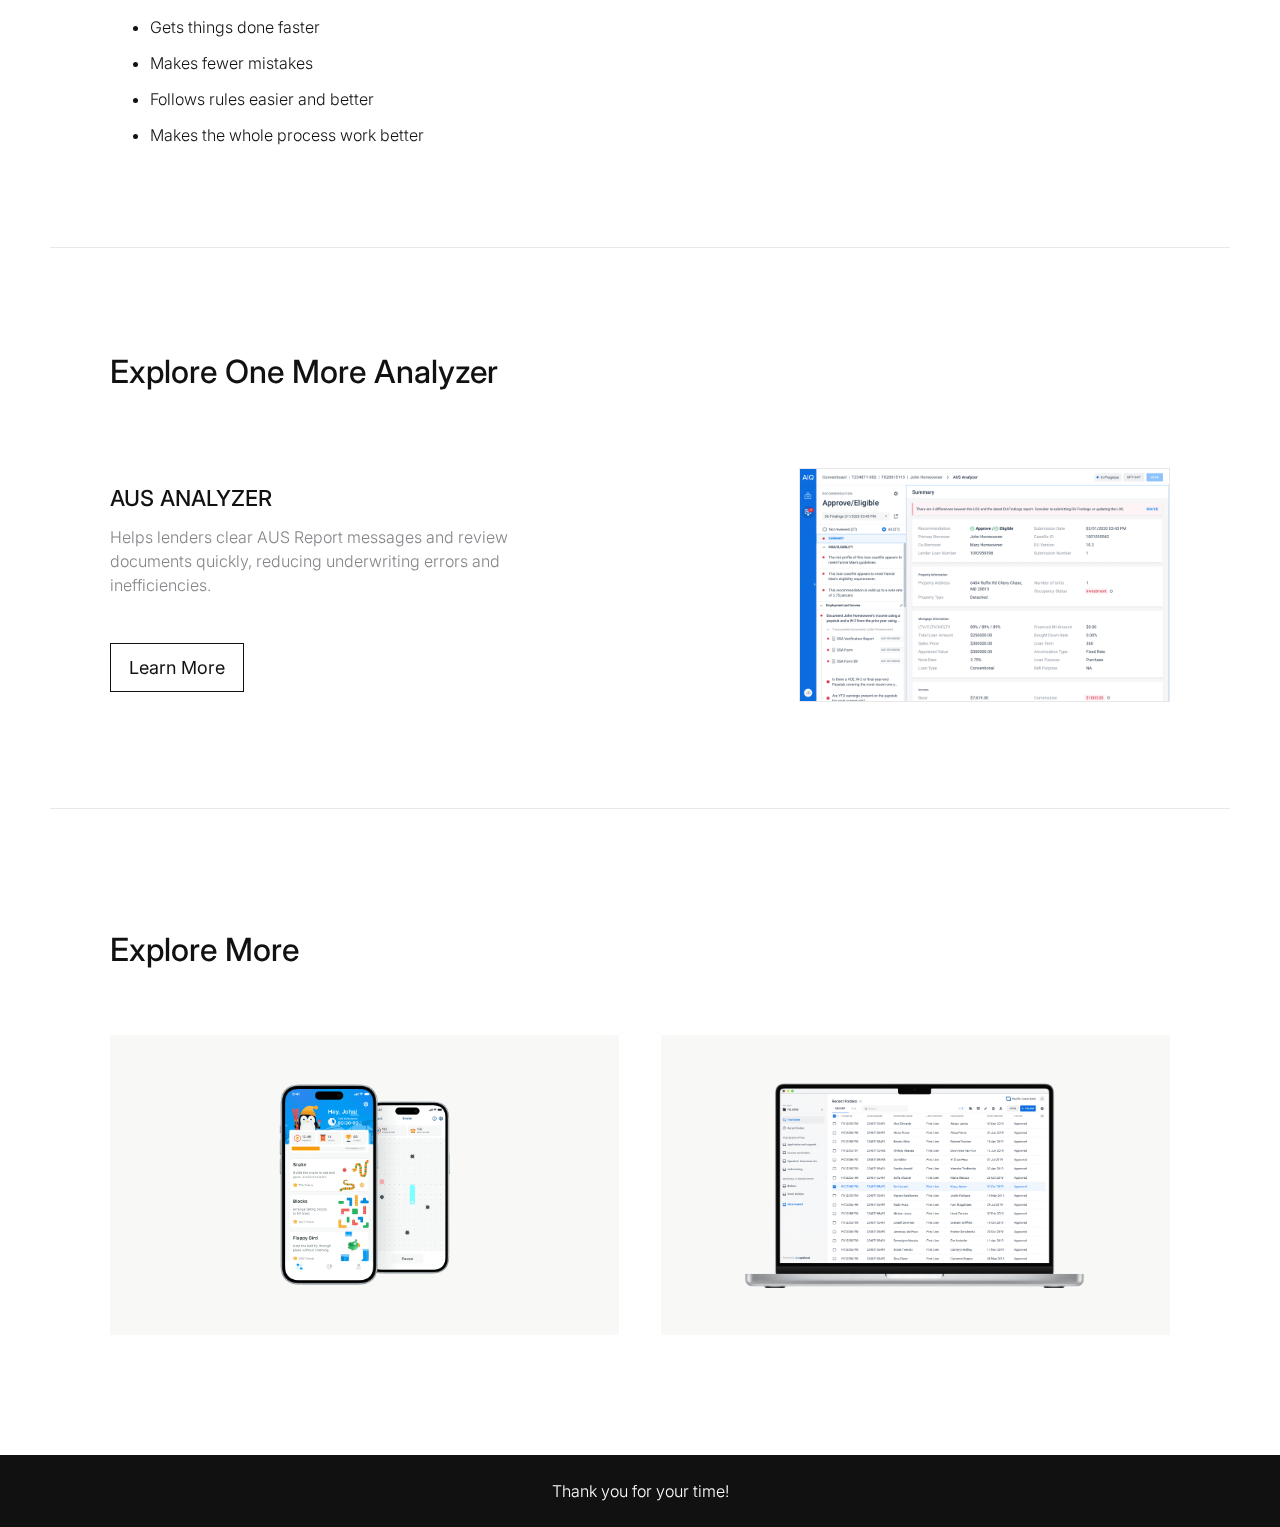
<file: analyzers/audit.html>
<!DOCTYPE html>
<html lang="en">
  <head>
    <meta charset="UTF-8" />
    <meta name="robots" content="noindex, nofollow" />
    <title>Audit Analyzer</title>
    <link href="../img/favicon.ico" rel="icon" type="image/x-icon" />
    <meta name="viewport" content="width=device-width, initial-scale=1.0" />

    <link rel="stylesheet" href="../css/product.css" />
    <link rel="stylesheet" href="../css/responsive.css" />
    <script src="//cdnjs.cloudflare.com/ajax/libs/jquery/2.1.3/jquery.min.js"></script>
    <script src="https://unpkg.co/gsap@3/dist/gsap.min.js"></script>
    <script src="../js/main.js"></script>

    <script></script>
  </head>
  <body class="product-page audit">
    <header>
      <nav class="navbar ink-effect-3" id="link-effect-3">
        <div class="container">
          <h1 class="logo">
            <a href="../home.html">Portfolio <span>/</span></a>
          </h1>
          <ul>
            <li>
              <a
                href="../pdf/CV_Dzmitry-Viarenich_UX.pdf"
                target="_blank"
                class="btn stack"
                data-hover="Resume"
                ><span class="icon"><span class="arrow"></span></span>Resume</a
              >
            </li>
            <li>
              <a
                href="https://www.linkedin.com/in/dmitry-verenich/"
                target="_blank"
                data-hover="LinkedIn"
                >LinkedIn</a
              >
            </li>
          </ul>
        </div>
      </nav>

      <div class="product-preview">
        <div class="container">
          <div class="breadcrumbs-wrapper">
            <svg
              width="16px"
              height="24px"
              viewBox="6 0 16 24"
              fill="none"
              xmlns="http://www.w3.org/2000/svg"
            >
              <path
                d="M16.2431 6.34317L14.8288 4.92896L7.75781 12L14.8289 19.0711L16.2431 17.6569L10.5862 12L16.2431 6.34317Z"
              />
            </svg>
            <a href="../home.html" data-hover="Back&nbsp;to&nbsp;Main"
              >Back&nbsp;to&nbsp;Main</a
            >
            /
            <a
              href="../mortgageananlyzers.html"
              data-hover="Mortgage&nbsp;Analyzers"
              >Mortgage&nbsp;Analyzers</a
            >/
          </div>
          <h1>Audit Analyzer</h1>
        </div>
        <section class="wrapper aus">
          <div class="container product-preview-images">
            <img src="../img/analyzers/audit-1.png" alt="" />
          </div>
        </section>
      </div>
    </header>

    <main>
      <section class="product about">
        <div class="container">
          <div class="text-row">
            <h3>About Product</h3>
            <p>
              Audit Analyzer is the first autonomous post-closing solution for
              the mortgage industry that helps check if loans are closed
              properly.
            </p>
            <p>
              This saves time and helps reduce mistakes when loans are
              transferred to investors.
            </p>
          </div>
        </div>
      </section>
      <section class="product role">
        <div class="container">
          <div class="text-row">
            <h3>My Role</h3>
            <p>
              I worked on this project from 0 to 1 and continue to support it.
              I've done a lot of important work in all stages of designing Audit
              Analyzer.
            </p>
          </div>
        </div>
      </section>

      <section class="product aus">
        <div class="container">
          <div class="text-row">
            <h3>Post-Closing Process</h3>
            <p>
              The classic manual mortgage post-closing process involves these
              steps:
            </p>
            <ol start="1">
              <li>
                <p>Gathering all needed documents.</p>
              </li>
              <li>
                <p>Checking each document for accuracy and compliance.</p>
              </li>
              <li>
                <p>Entering information into the system.</p>
              </li>
              <li>
                <p>Double-checking for errors.</p>
              </li>
              <li>
                <p>Fixing any mistakes.</p>
              </li>
              <li>
                <p>Approving the loan.</p>
              </li>
              <li>
                <p>Storing all documents safely for the future.</p>
              </li>
            </ol>
          </div>
        </div>
      </section>

      <section class="product problem">
        <div class="container">
          <div class="text-row">
            <h3>Problem</h3>
            <p>
              Our customers have faced some issues with the manual post-closing
              process:
            </p>
            <ul>
              <li>
                <p>It takes a lot of time.</p>
              </li>
              <li>
                <p>Mistakes can happen more easily.</p>
              </li>
              <li>
                <p>Things can get delayed.</p>
              </li>
              <li>
                <p>It's not as efficient as it could be.</p>
              </li>
            </ul>
          </div>
        </div>
      </section>
      <section class="product solution">
        <div class="container">
          <div class="text-row">
            <h3>Solution</h3>
            <p>
              Audit Analyzer uses smart technology to make reliable decisions
              and ensures that
              <span>loans meet all the rules and regulations</span>. It looks at
              data from the loan system and documents in the loan package to
              <span>make sure everything is correct</span>.
            </p>
            <p>
              Audit Analyzer is made up of three parts that help make sure loan
              packages are complete and follow the rules:
            </p>
          </div>
          <div class="text-row">
            <h4>1. Missing Documents</h4>
            <p>
              This part checks if all the needed documents are there for the
              loan.
            </p>
            <p>It shows:</p>
            <ul>
              <li>
                <p>Documents missing according to the loan data.</p>
              </li>
              <li>
                <p>Documents that are unknown.</p>
              </li>
              <li>
                <p>
                  All documents, including missing, waived, and unknown ones.
                </p>
              </li>
            </ul>
          </div>
          <div class="one-image-row">
            <img src="../img/analyzers/audit-1.png" alt="" />
          </div>
          <div class="text-row">
            <h4>2. Checklist</h4>
            <p>
              Checklist automatically checks if the data matches the documents
              using rules.
            </p>
            <p>Here's how it works:</p>
            <ul>
              <li>
                <p>It shows rules on the left.</p>
              </li>
              <li>
                <p>You can see if rules failed, were waived, or all rules.</p>
              </li>
              <li>
                <p>
                  When a rule passes, you see the document and checked data
                  highlighted.
                </p>
              </li>
            </ul>
          </div>
          <div class="one-image-row">
            <img src="../img/analyzers/audit-2.png" alt="" />
          </div>
          <div class="text-row">
            <h4>3. Data Audit</h4>
            <p>
              It compares data from chosen closing documents with data in the
              LOS.
            </p>
            <p>Here's how it works:</p>
            <ul>
              <li>
                <p>
                  It shows comparisons clearly, so you can save time and improve
                  loan quality. The field names are in one column, and data from
                  the LOS and documents are in columns across the top.
                </p>
              </li>
              <li>
                <p>
                  The field names are in one column, and data from the LOS and
                  documents are in columns across the top.
                </p>
              </li>
            </ul>
            <p>
              Data Audit quickly finds any differences or missing data in the
              closed loan documents by bringing all data sources together.
            </p>
          </div>
          <div class="one-image-row no-margin-bottom">
            <img src="../img/analyzers/audit-3.png" alt="" />
          </div>
        </div>
      </section>

      <section class="product worksheet">
        <div class="container">
          <div class="text-row">
            <h3>Audit Worksheet</h3>
            <p>
              Audit Analyzer creates an Audit Worksheet that serves as
              supporting documentation for quality control metrics.
            </p>
          </div>
          <div class="one-image-row no-margin-bottom">
            <img
              class="no-border"
              src="../img/analyzers/audit-report.png"
              alt=""
            />
          </div>
        </div>
      </section>

      <section class="product results">
        <div class="container">
          <div class="text-row">
            <h3>Results</h3>
            <p>Audit Analyzer brings big advantages to lenders:</p>
            <ul class="no-margin">
              <li><p>Gets things done faster</p></li>
              <li><p>Makes fewer mistakes</p></li>
              <li><p>Follows rules easier and better</p></li>
              <li><p>Makes the whole process work better</p></li>
            </ul>
          </div>
        </div>
      </section>
      <section class="product projects">
        <div class="container">
          <div class="text-row">
            <h3>Explore One More Analyzer</h3>
          </div>
          <div>
            <div class="project">
              <div class="info">
                <div>
                  <h4>AUS Analyzer</h4>
                  <p>
                    Helps lenders clear AUS Report messages and review documents
                    quickly, reducing underwriting errors and inefficiencies.
                  </p>
                </div>

                <a href="aus.html" class="btn btn-swipe">Learn More</a>
              </div>
              <div class="preview">
                <img src="../img/analyzers/aus.png" alt="" />
              </div>
            </div>
          </div>
        </div>
      </section>
    </main>
    <footer>
      <section class="discover-more">
        <div class="container">
          <h3>Explore More</h3>
          <div class="wrapper">
            <div class="card more-gameblyo">
              <a href="../gameblyo.html">
                <div class="overlay">
                  <div class="user-content">
                    <div class="name">
                      <h3>GAMEBLYO</h3>
                      <p>
                        Personalized lazy eye therapy using unique eye
                        stimulation
                      </p>
                    </div>
                    <div class="arrow">
                      <img src="../img/arrow-up-linear.svg" alt="" />
                    </div>
                  </div>
                </div>
              </a>
              <div class="user-content show-on-mobile">
                <a href="../gameblyo.html">
                  <div class="name">
                    <h3>GAMEBLYO</h3>
                    <p>
                      Personalized lazy eye therapy using unique eye stimulation
                    </p>
                  </div>

                  <svg
                    class="arrow"
                    xmlns="http://www.w3.org/2000/svg"
                    width="32"
                    height="32"
                    viewBox="0 0 32 32"
                    fill="none"
                  >
                    <path
                      d="M8.45765 23.5426L23.5426 8.45764M23.5426 8.45764V19.7713M23.5426 8.45764H12.2289"
                      stroke-width="1.5"
                      stroke-linecap="round"
                      stroke-linejoin="round"
                    />
                  </svg>
                </a>
              </div>
            </div>
            <div class="card more-dda">
              <a href="../dda.html">
                <div class="overlay">
                  <div class="user-content">
                    <div class="name">
                      <h3>Data and Document Automation</h3>
                      <p>
                        Automates tasks for lenders, investors, and servicers
                      </p>
                    </div>
                    <div class="arrow">
                      <img src="../img/arrow-up-linear.svg" alt="" />
                    </div>
                  </div>
                </div>
              </a>
              <div class="user-content show-on-mobile">
                <a href="../dda.html">
                  <div class="name">
                    <h3>Data and Document Automation</h3>
                    <p>Automates tasks for lenders, investors, and servicers</p>
                  </div>

                  <svg
                    class="arrow"
                    xmlns="http://www.w3.org/2000/svg"
                    width="32"
                    height="32"
                    viewBox="0 0 32 32"
                    fill="none"
                  >
                    <path
                      d="M8.45765 23.5426L23.5426 8.45764M23.5426 8.45764V19.7713M23.5426 8.45764H12.2289"
                      stroke-width="1.5"
                      stroke-linecap="round"
                      stroke-linejoin="round"
                    />
                  </svg>
                </a>
              </div>
            </div>
          </div>
        </div>
      </section>
      <section class="very-bottom">
        <div class="container">
          <p>Thank you for your time!</p>
        </div>
      </section>
    </footer>
  </body>
</html>
</file>
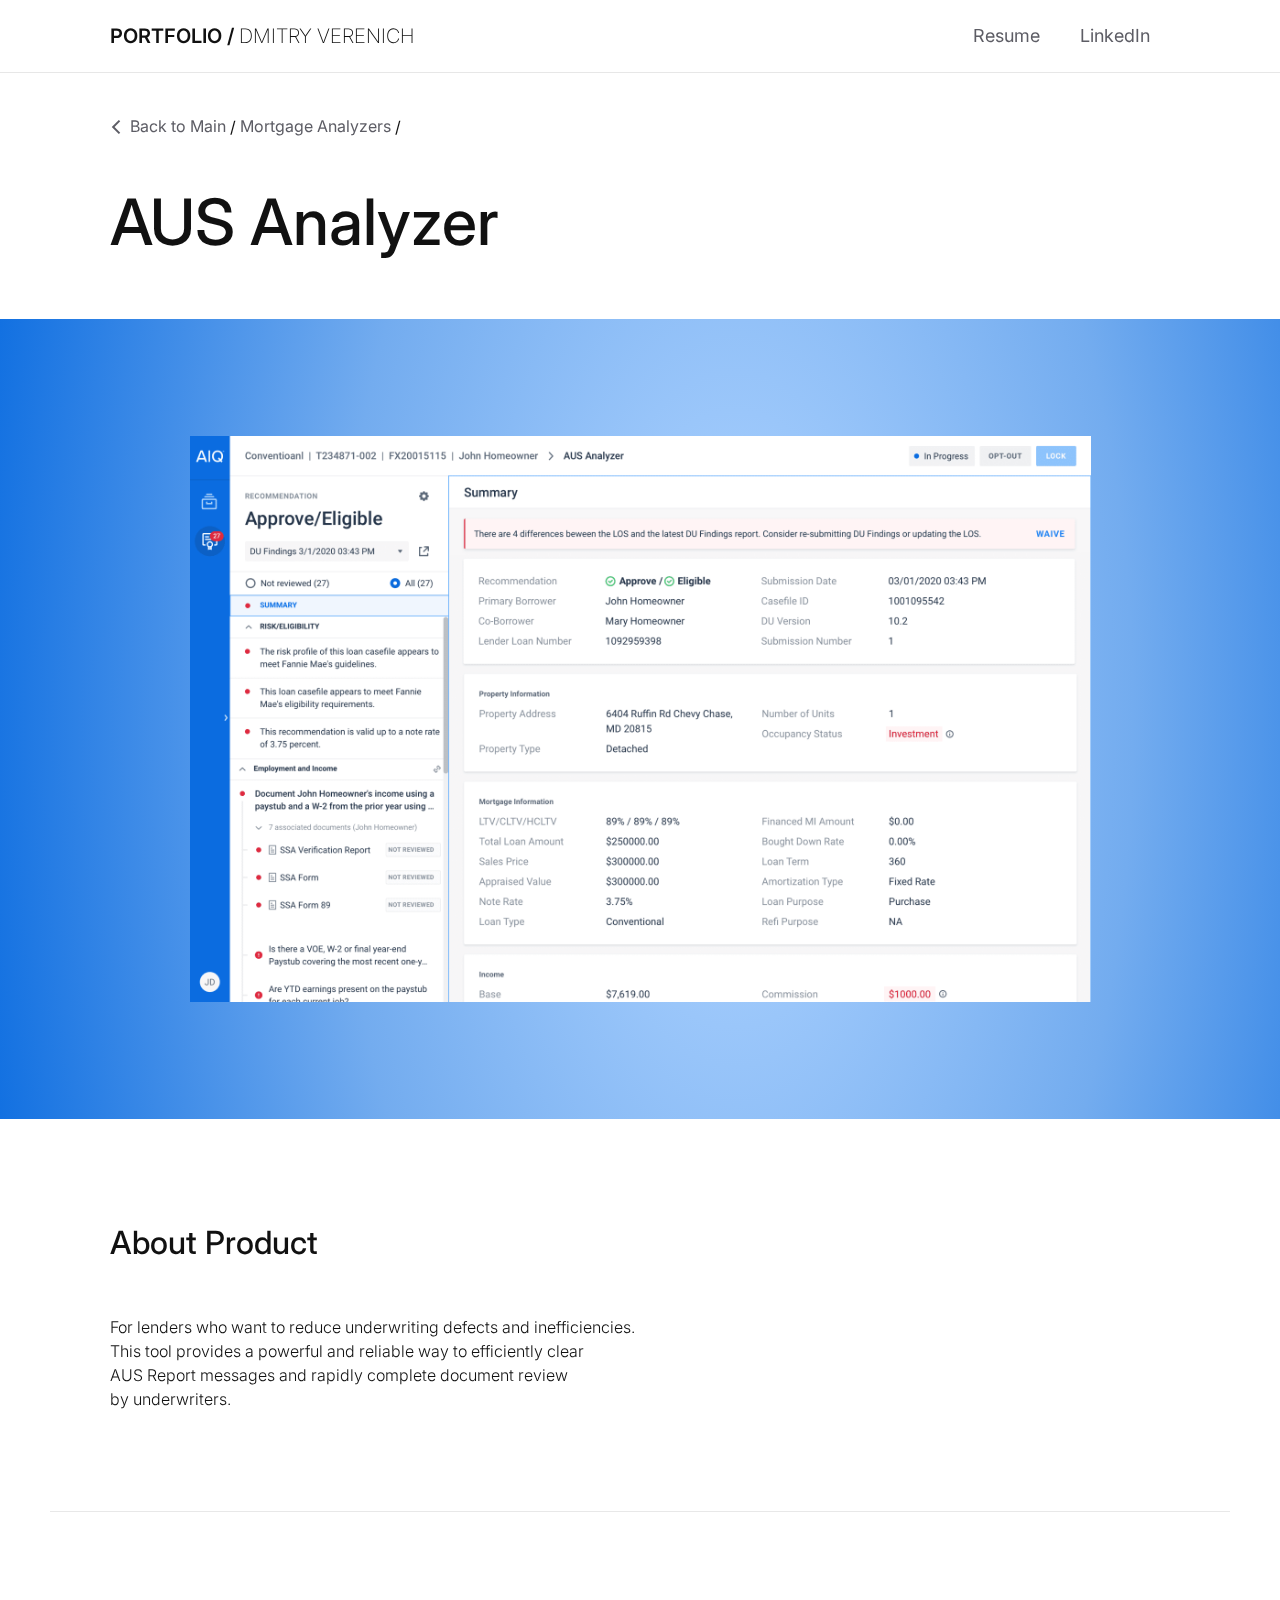
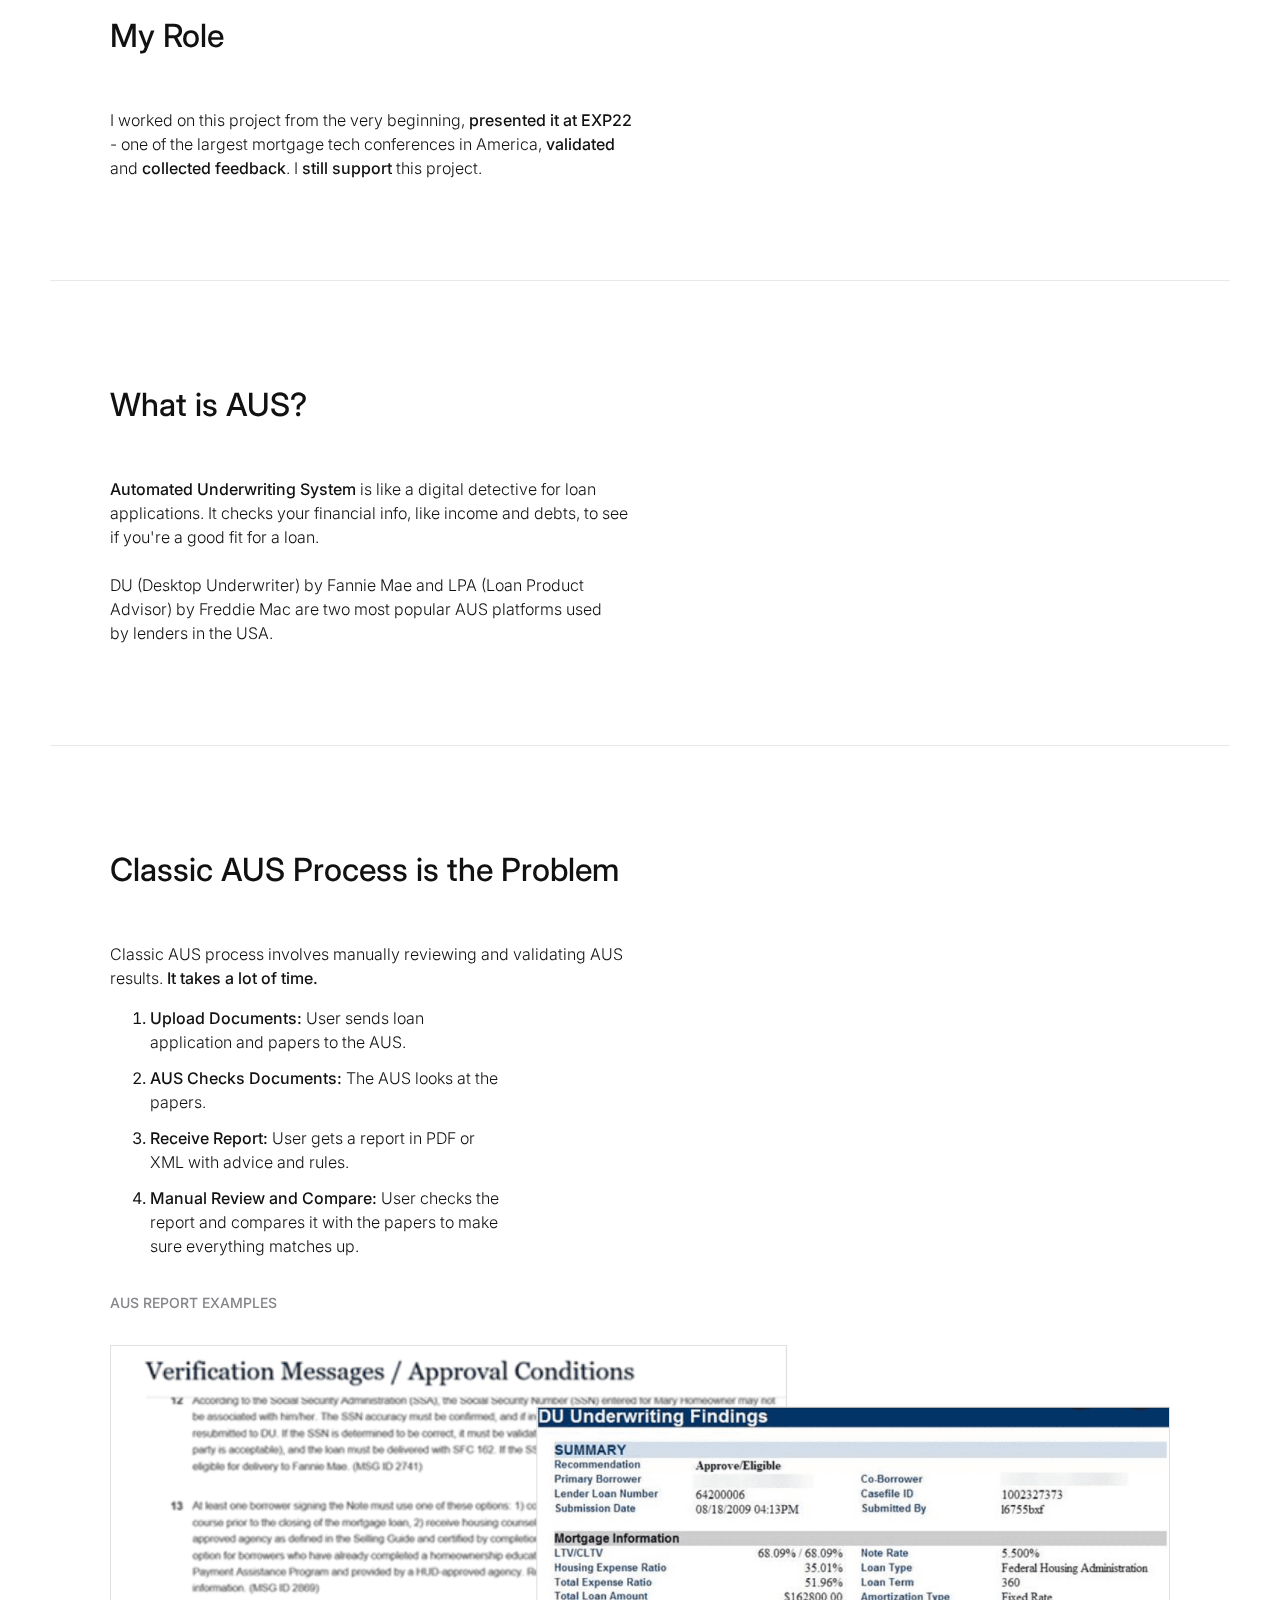
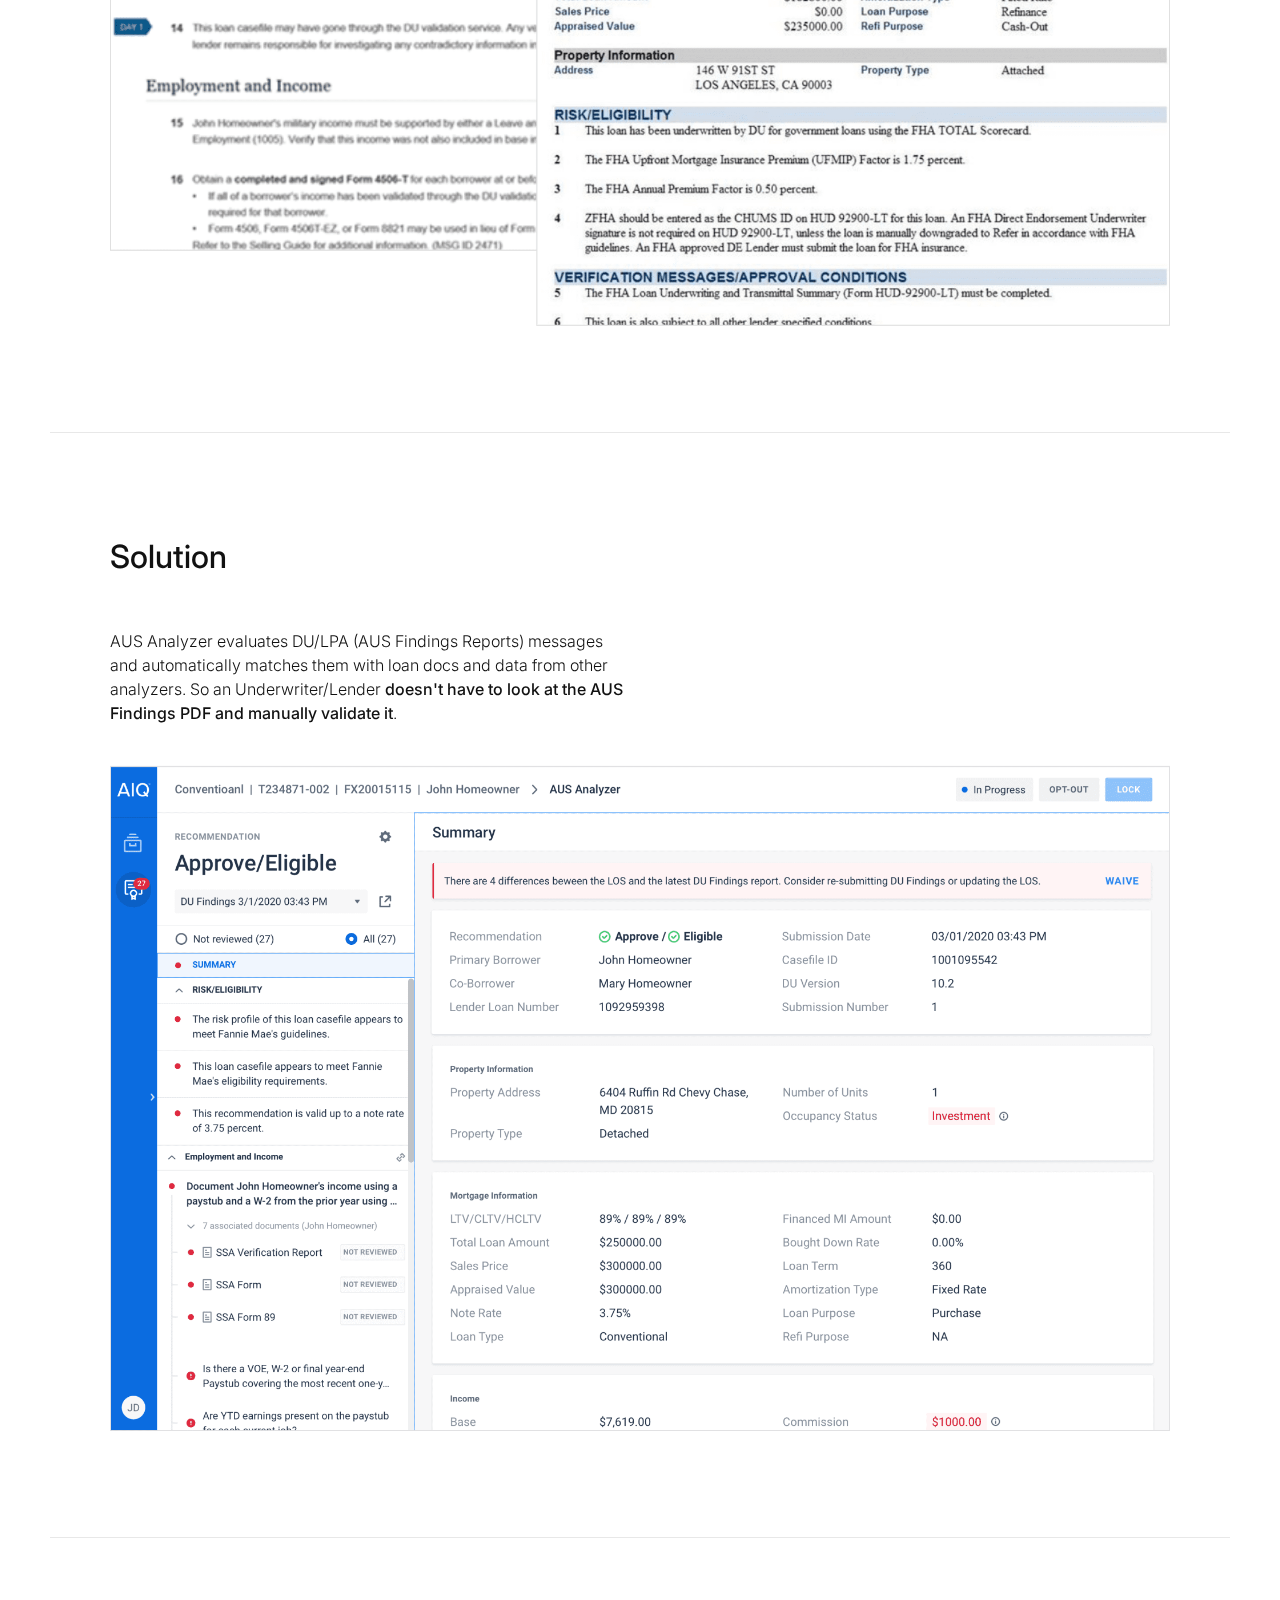
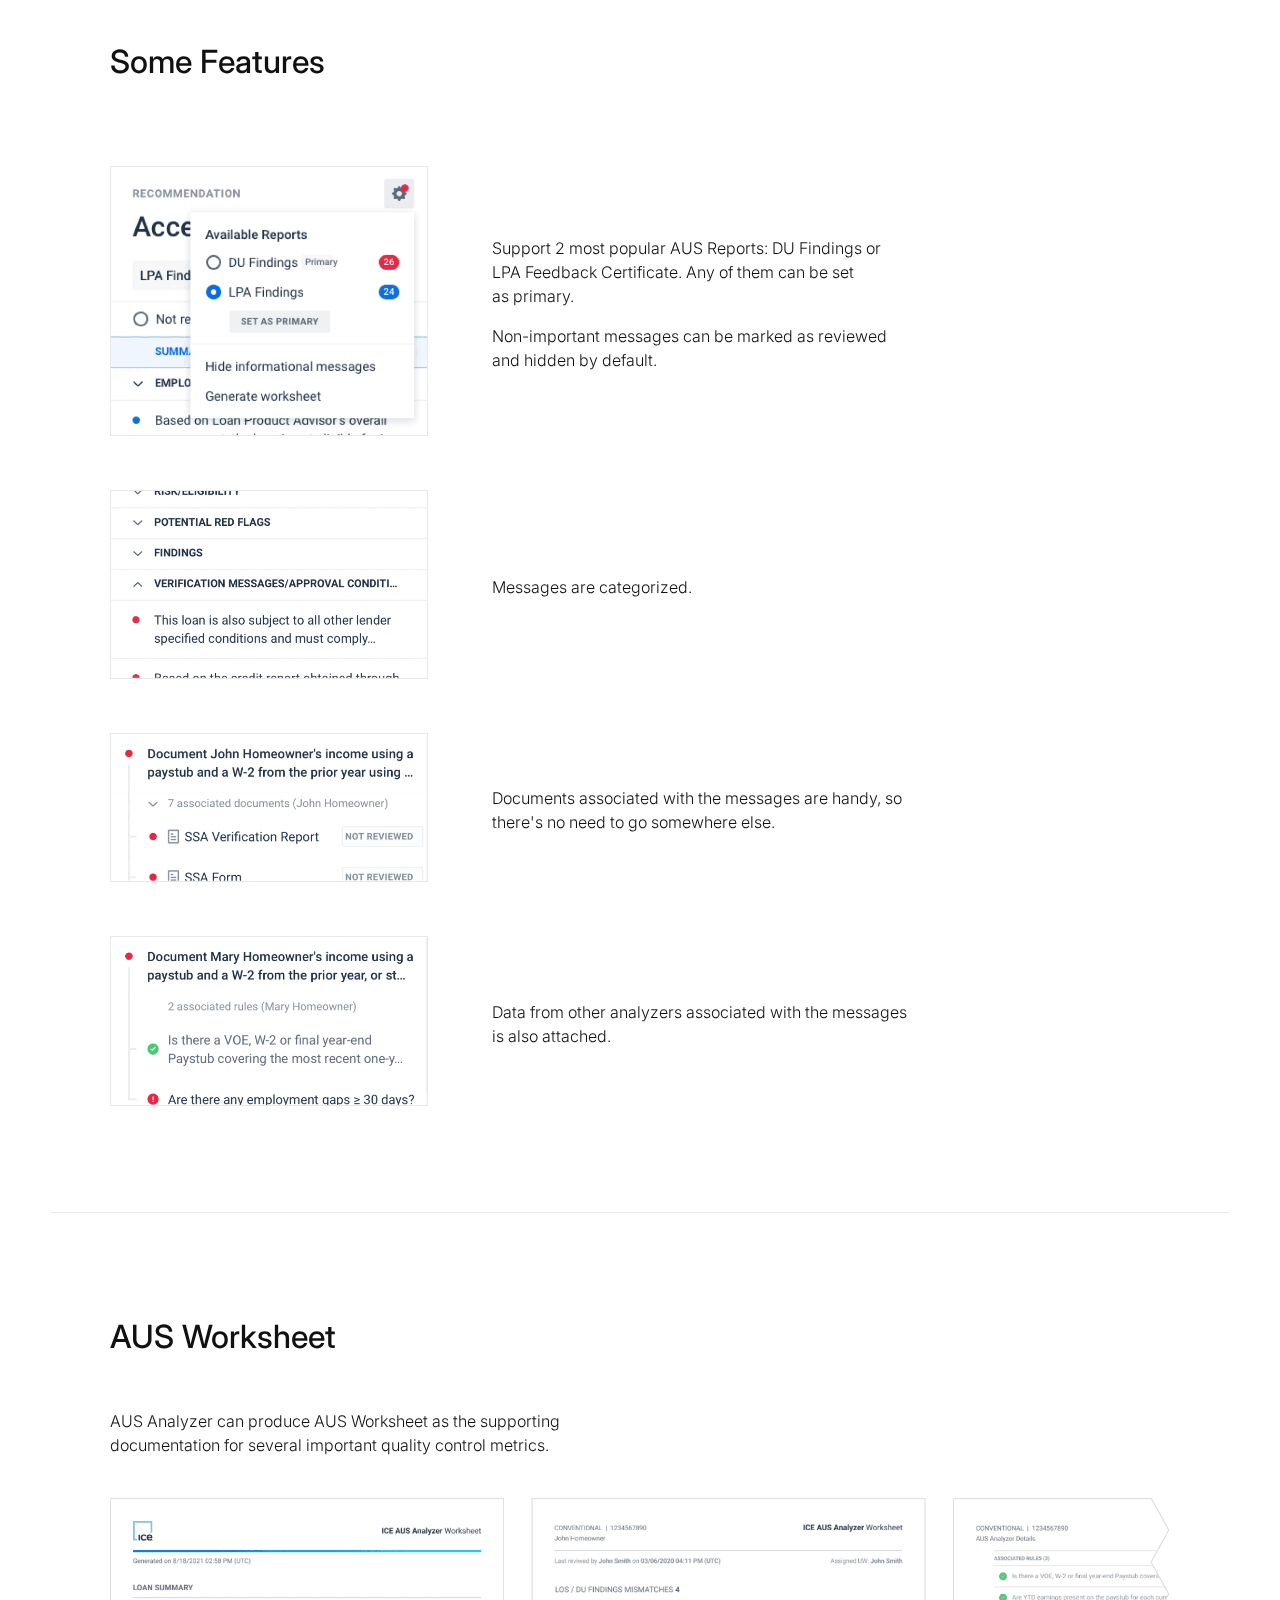
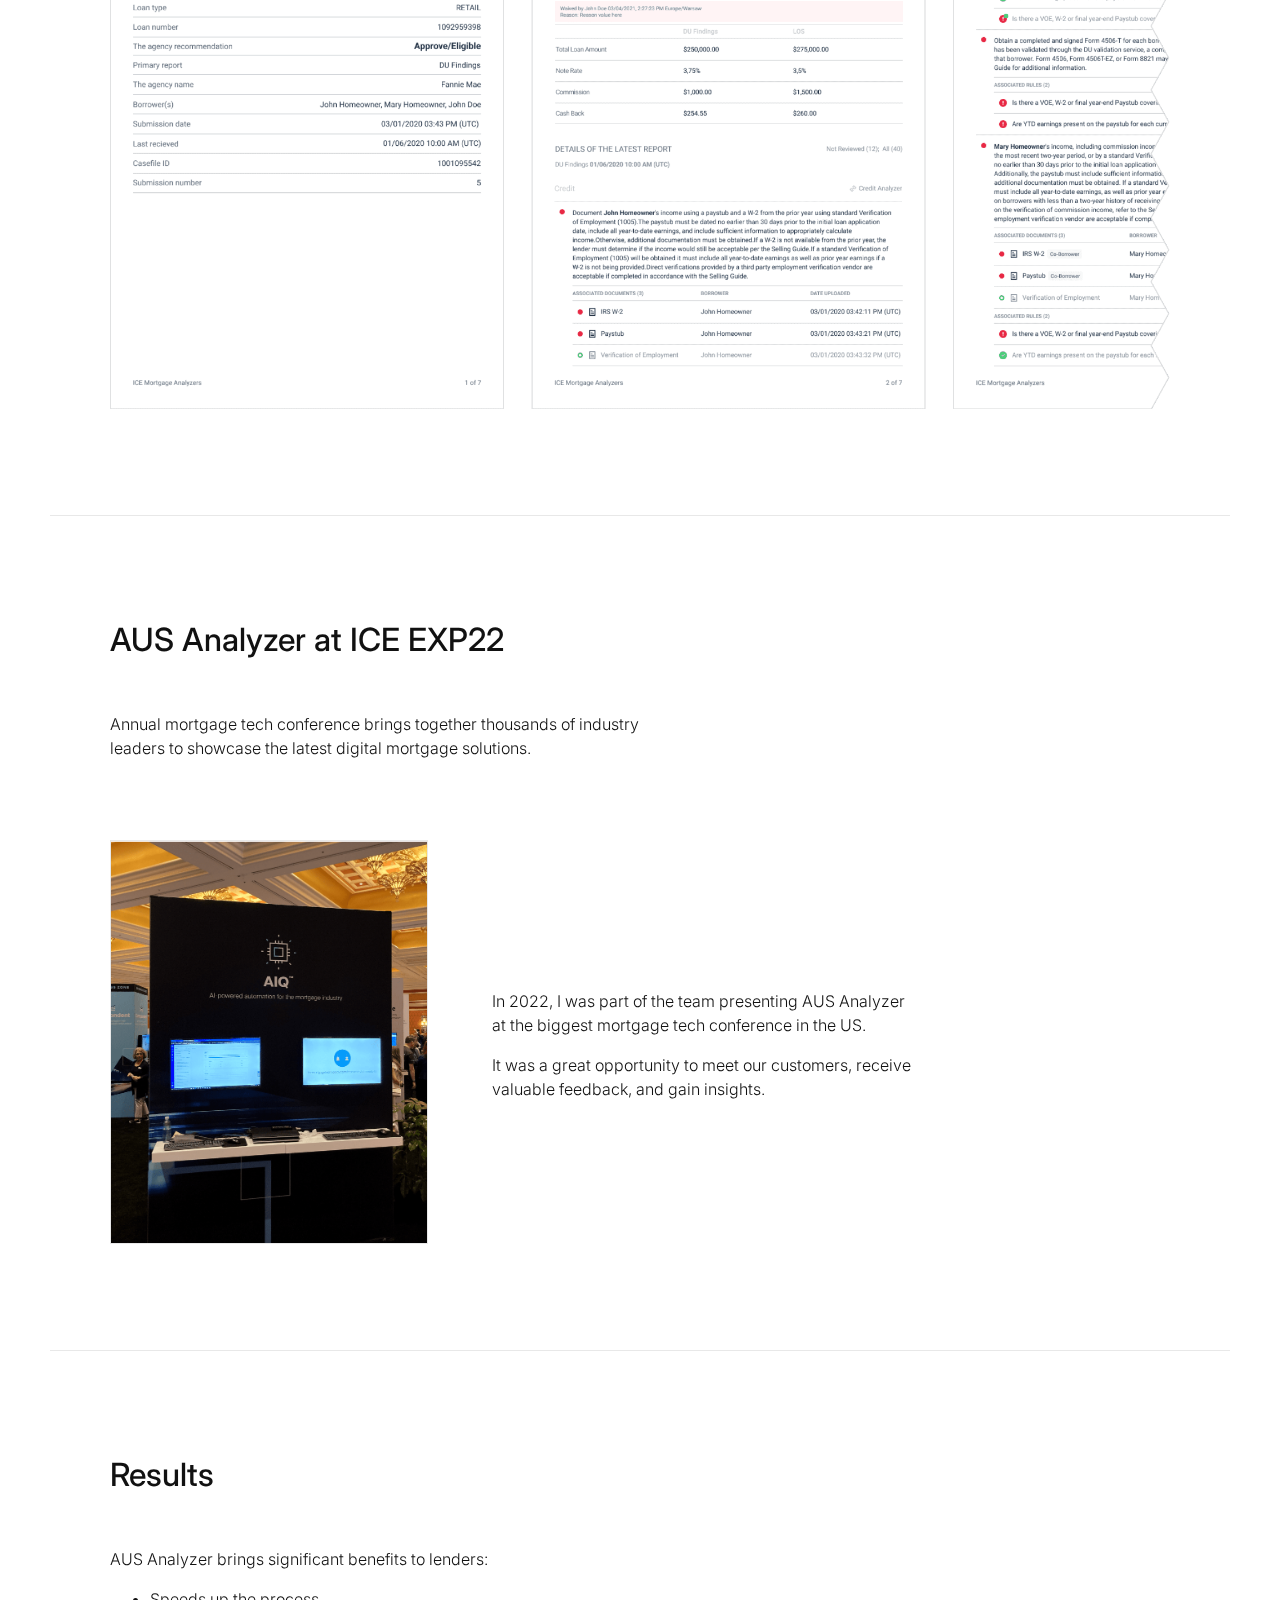
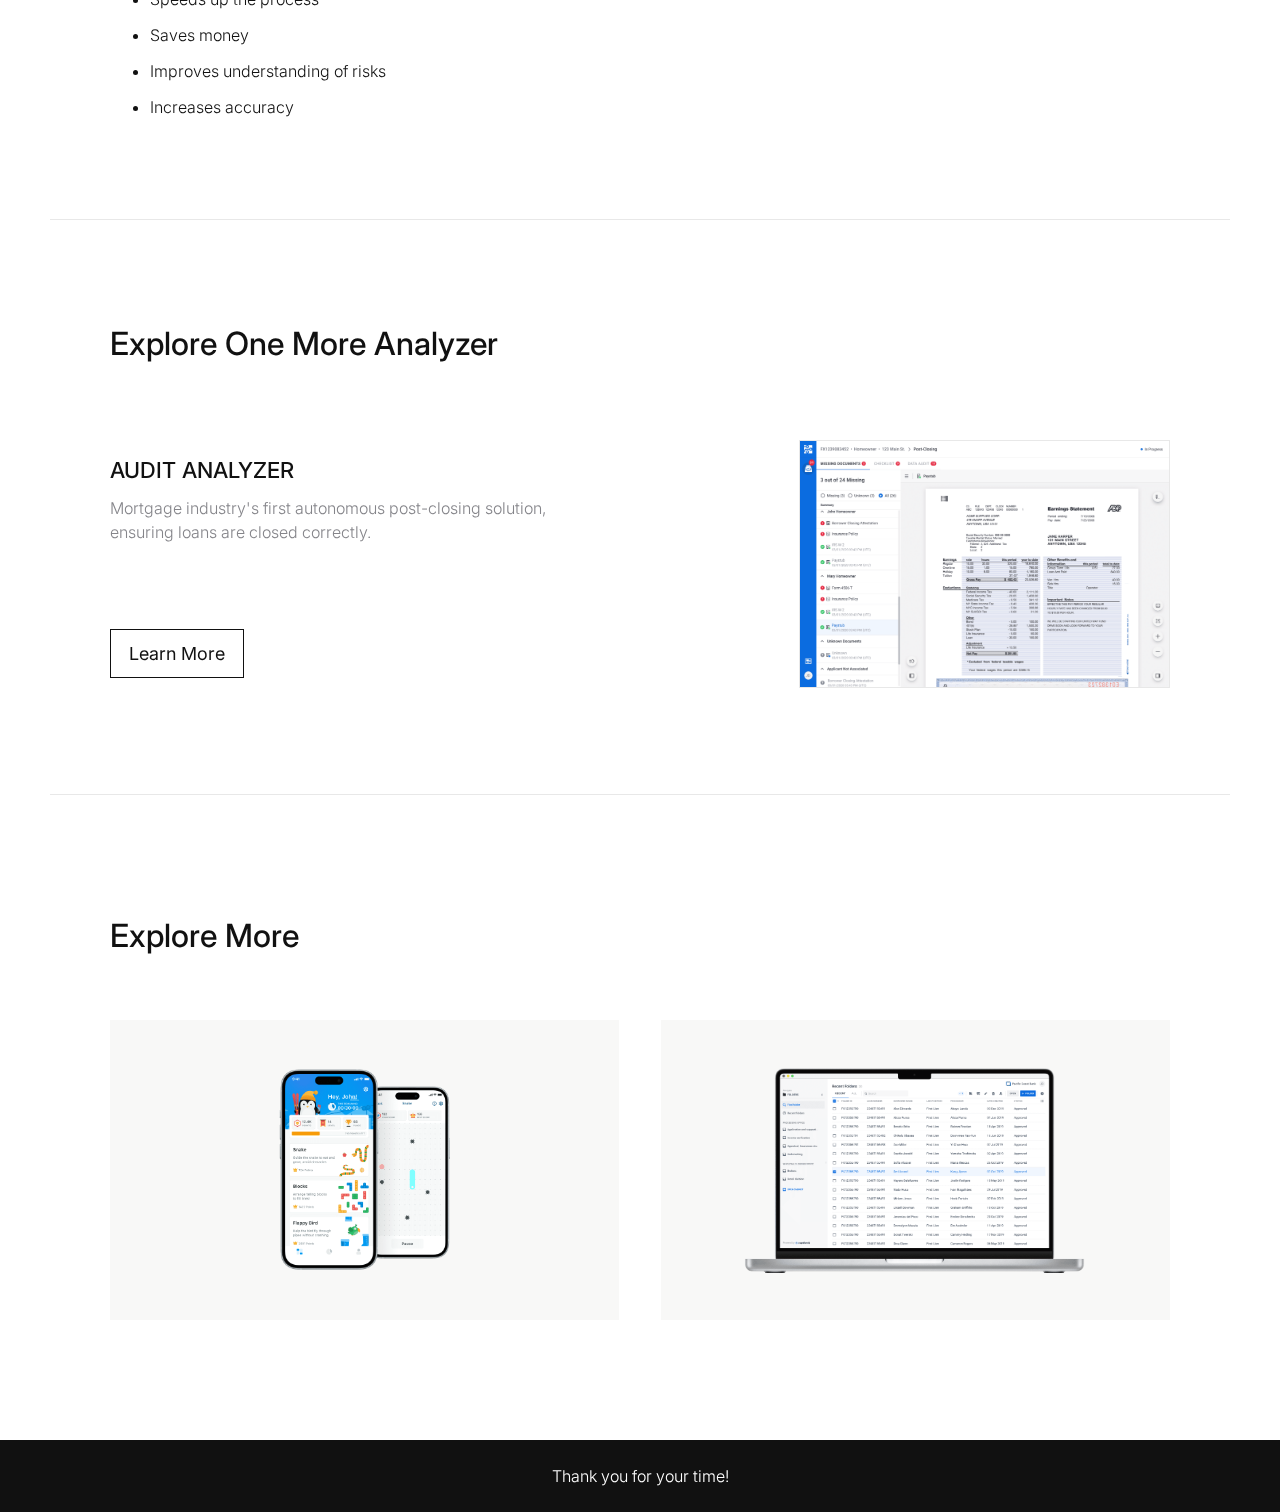
<file: analyzers/aus.html>
<!DOCTYPE html>
<html lang="en">
  <head>
    <meta charset="UTF-8" />
    <meta name="robots" content="noindex, nofollow" />
    <title>AUS Analyzer</title>
    <link href="../img/favicon.ico" rel="icon" type="image/x-icon" />
    <meta name="viewport" content="width=device-width, initial-scale=1.0" />

    <link rel="stylesheet" href="../css/product.css" />
    <link rel="stylesheet" href="../css/responsive.css" />
    <script src="//cdnjs.cloudflare.com/ajax/libs/jquery/2.1.3/jquery.min.js"></script>
    <script src="https://unpkg.co/gsap@3/dist/gsap.min.js"></script>
    <script src="../js/main.js"></script>

    <script></script>
  </head>
  <body class="product-page aus">
    <header>
      <nav class="navbar ink-effect-3" id="link-effect-3">
        <div class="container">
          <h1 class="logo">
            <a href="../home.html">Portfolio <span>/</span></a>
          </h1>
          <ul>
            <li>
              <a
                href="../pdf/CV_Dzmitry-Viarenich_UX.pdf"
                target="_blank"
                class="btn stack"
                data-hover="Resume"
                ><span class="icon"><span class="arrow"></span></span>Resume</a
              >
            </li>
            <li>
              <a
                href="https://www.linkedin.com/in/dmitry-verenich/"
                target="_blank"
                data-hover="LinkedIn"
                >LinkedIn</a
              >
            </li>
          </ul>
        </div>
      </nav>

      <div class="product-preview">
        <div class="container">
          <div class="breadcrumbs-wrapper">
            <svg
              width="16px"
              height="24px"
              viewBox="6 0 16 24"
              fill="none"
              xmlns="http://www.w3.org/2000/svg"
            >
              <path
                d="M16.2431 6.34317L14.8288 4.92896L7.75781 12L14.8289 19.0711L16.2431 17.6569L10.5862 12L16.2431 6.34317Z"
              />
            </svg>
            <a href="../home.html" data-hover="Back&nbsp;to&nbsp;Main"
              >Back&nbsp;to&nbsp;Main</a
            >
            /
            <a
              href="../mortgageananlyzers.html"
              data-hover="Mortgage&nbsp;Analyzers"
              >Mortgage&nbsp;Analyzers</a
            >/
          </div>
          <h1>AUS Analyzer</h1>
        </div>
        <section class="wrapper aus">
          <div class="container product-preview-images">
            <img src="../img/analyzers/aus.png" alt="" />
          </div>
        </section>
      </div>
    </header>

    <main>
      <section class="product about">
        <div class="container">
          <div class="text-row">
            <h3>About Product</h3>
            <p>
              For lenders who want to&nbsp;reduce underwriting defects and
              inefficiencies. This tool provides a&nbsp;powerful
              and&nbsp;reliable way to&nbsp;efficiently clear AUS&nbsp;Report
              messages and rapidly complete document review
              by&nbsp;underwriters.
            </p>
          </div>
        </div>
      </section>
      <section class="product role">
        <div class="container">
          <div class="text-row">
            <h3>My Role</h3>
            <p>
              I worked on this project from the very beginning,
              <span>presented it at&nbsp;EXP22</span> - one
              of&nbsp;the&nbsp;largest mortgage tech conferences
              in&nbsp;America, <span>validated</span> and
              <span>collected feedback</span>. I&nbsp;<span>still support</span>
              this project.
            </p>
          </div>
        </div>
      </section>

      <section class="product aus">
        <div class="container">
          <div class="text-row">
            <h3>What is AUS?</h3>
            <p>
              <span>Automated Underwriting System</span> is like a&nbsp;digital
              detective for loan applications. It checks your financial info,
              like income and debts, to see if you're a&nbsp;good fit for
              a&nbsp;loan.
            </p>
            <p>
              DU (Desktop Underwriter) by Fannie Mae and LPA (Loan Product
              Advisor) by&nbsp;Freddie Mac are two most popular AUS platforms
              used by&nbsp;lenders in the&nbsp;USA.
            </p>
          </div>
        </div>
      </section>

      <section class="product problem">
        <div class="container">
          <div class="text-row">
            <h3>Classic AUS Process is the Problem</h3>
            <p>
              Classic AUS process involves manually reviewing and validating AUS
              results. <span>It takes a&nbsp;lot of&nbsp;time.</span>
            </p>
            <ol start="1">
              <li>
                <p>
                  <span>Upload Documents:</span> User sends loan application and
                  papers to the AUS.
                </p>
              </li>
              <li>
                <p>
                  <span>AUS Checks Documents:</span> The AUS looks at the
                  papers.
                </p>
              </li>
              <li>
                <p>
                  <span>Receive Report:</span> User gets a report in PDF or XML
                  with advice and rules.
                </p>
              </li>
              <li>
                <p>
                  <span>Manual Review and Compare:</span> User checks the report
                  and compares it with the papers to make sure everything
                  matches up.
                </p>
              </li>
            </ol>
            <br />
            <h4>AUS Report Examples</h4>
          </div>
          <div class="one-image-row no-margin">
            <img
              class="no-border"
              src="../img/analyzers/aus-reports.png"
              alt=""
            />
          </div>
        </div>
      </section>
      <section class="product solution">
        <div class="container">
          <div class="text-row">
            <h3>Solution</h3>
            <p>
              AUS Analyzer evaluates DU/LPA (AUS Findings Reports) messages
              and&nbsp;automatically matches them with&nbsp;loan docs and data
              from other analyzers. So an&nbsp;Underwriter/Lender
              <span
                >doesn't have to look at the&nbsp;AUS Findings PDF and manually
                validate&nbsp;it</span
              >.
            </p>
          </div>
          <div class="one-image-row no-margin-bottom">
            <img class="no-border" src="../img/analyzers/aus-main.png" alt="" />
          </div>
        </div>
      </section>
      <section class="product features">
        <div class="container">
          <div class="text-row"><h3>Some Features</h3></div>

          <div class="two-cells-row">
            <div class="left">
              <img src="../img/analyzers/aus-f1.png" alt="" />
            </div>
            <div class="right">
              <p>
                Support 2 most popular AUS Reports: DU&nbsp;Findings or
                LPA&nbsp;Feedback Certificate. Any&nbsp;of&nbsp;them can&nbsp;be
                set as&nbsp;primary.
              </p>
              <p>
                Non-important messages can&nbsp;be marked as&nbsp;reviewed and
                hidden by&nbsp;default.
              </p>
            </div>
          </div>

          <div class="two-cells-row">
            <div class="left">
              <img src="../img/analyzers/aus-f2.png" alt="" />
            </div>
            <div class="right">
              <p>Messages are categorized.</p>
            </div>
          </div>
          <div class="two-cells-row">
            <div class="left">
              <img src="../img/analyzers/aus-f3.png" alt="" />
            </div>
            <div class="right">
              <p>
                Documents associated with the messages are handy, so there's no
                need to go somewhere else.
              </p>
            </div>
          </div>
          <div class="two-cells-row">
            <div class="left">
              <img src="../img/analyzers/aus-f4.png" alt="" />
            </div>
            <div class="right">
              <p>
                Data from other analyzers associated with the messages is also
                attached.
              </p>
            </div>
          </div>
        </div>
      </section>

      <section class="product worksheet">
        <div class="container">
          <div class="text-row">
            <h3>AUS Worksheet</h3>
            <p>
              AUS Analyzer can produce AUS Worksheet as the&nbsp;supporting
              documentation for&nbsp;several important quality control metrics.
            </p>
          </div>
          <div class="one-image-row no-margin-bottom">
            <img
              class="no-border"
              src="../img/analyzers/aus-worksheet.png"
              alt=""
            />
          </div>
        </div>
      </section>

      <section class="product exp22">
        <div class="container">
          <div class="text-row">
            <h3>AUS Analyzer at ICE EXP22</h3>
            <p>
              Annual mortgage tech conference brings together thousands
              of&nbsp;industry leaders to&nbsp;showcase the&nbsp;latest digital
              mortgage solutions.
            </p>
          </div>
          <div class="two-cells-row">
            <div class="left">
              <img src="../img/analyzers/conf.png" alt="" />
            </div>
            <div class="right">
              <p>
                In 2022, I was part of the&nbsp;team presenting AUS Analyzer at
                the&nbsp;biggest mortgage tech conference in&nbsp;the&nbsp;US.
              </p>
              <p>
                It was a great opportunity to meet our&nbsp;customers, receive
                valuable feedback, and gain insights.
              </p>
            </div>
          </div>
        </div>
      </section>
      <section class="product results">
        <div class="container">
          <div class="text-row">
            <h3>Results</h3>
            <p>AUS Analyzer brings significant benefits to&nbsp;lenders:</p>
            <ul class="no-margin">
              <li><p>Speeds up the process</p></li>
              <li><p>Saves money</p></li>
              <li><p>Improves understanding of risks</p></li>
              <li><p>Increases accuracy</p></li>
            </ul>
          </div>
        </div>
      </section>
      <section class="product projects">
        <div class="container">
          <div class="text-row">
            <h3>Explore One More Analyzer</h3>
          </div>
          <div>
            <div class="project">
              <div class="info">
                <div>
                  <h4>Audit Analyzer</h4>
                  <p>
                    Mortgage industry's first autonomous post-closing solution,
                    ensuring loans are&nbsp;closed correctly.
                  </p>
                </div>

                <a href="../analyzers/audit.html" class="btn btn-swipe"
                  >Learn More</a
                >
              </div>
              <div class="preview">
                <img src="../img/analyzers/audit-1.png" alt="" />
              </div>
            </div>
          </div>
        </div>
      </section>
    </main>
    <footer>
      <section class="discover-more">
        <div class="container">
          <h3>Explore More</h3>
          <div class="wrapper">
            <div class="card more-gameblyo">
              <a href="../gameblyo.html">
                <div class="overlay">
                  <div class="user-content">
                    <div class="name">
                      <h3>GAMEBLYO</h3>
                      <p>
                        Personalized lazy eye therapy using unique eye
                        stimulation
                      </p>
                    </div>
                    <div class="arrow">
                      <img src="../img/arrow-up-linear.svg" alt="" />
                    </div>
                  </div>
                </div>
              </a>
              <div class="user-content show-on-mobile">
                <a href="../gameblyo.html">
                  <div class="name">
                    <h3>GAMEBLYO</h3>
                    <p>
                      Personalized lazy eye therapy using unique eye stimulation
                    </p>
                  </div>

                  <svg
                    class="arrow"
                    xmlns="http://www.w3.org/2000/svg"
                    width="32"
                    height="32"
                    viewBox="0 0 32 32"
                    fill="none"
                  >
                    <path
                      d="M8.45765 23.5426L23.5426 8.45764M23.5426 8.45764V19.7713M23.5426 8.45764H12.2289"
                      stroke-width="1.5"
                      stroke-linecap="round"
                      stroke-linejoin="round"
                    />
                  </svg>
                </a>
              </div>
            </div>
            <div class="card more-dda">
              <a href="../dda.html">
                <div class="overlay">
                  <div class="user-content">
                    <div class="name">
                      <h3>Data and Document Automation</h3>
                      <p>
                        Automates tasks for lenders, investors, and servicers
                      </p>
                    </div>
                    <div class="arrow">
                      <img src="../img/arrow-up-linear.svg" alt="" />
                    </div>
                  </div>
                </div>
              </a>
              <div class="user-content show-on-mobile">
                <a href="../dda.html">
                  <div class="name">
                    <h3>Data and Document Automation</h3>
                    <p>Automates tasks for lenders, investors, and servicers</p>
                  </div>

                  <svg
                    class="arrow"
                    xmlns="http://www.w3.org/2000/svg"
                    width="32"
                    height="32"
                    viewBox="0 0 32 32"
                    fill="none"
                  >
                    <path
                      d="M8.45765 23.5426L23.5426 8.45764M23.5426 8.45764V19.7713M23.5426 8.45764H12.2289"
                      stroke-width="1.5"
                      stroke-linecap="round"
                      stroke-linejoin="round"
                    />
                  </svg>
                </a>
              </div>
            </div>
          </div>
        </div>
      </section>
      <section class="very-bottom">
        <div class="container">
          <p>Thank you for your time!</p>
        </div>
      </section>
    </footer>
  </body>
</html>
</file>
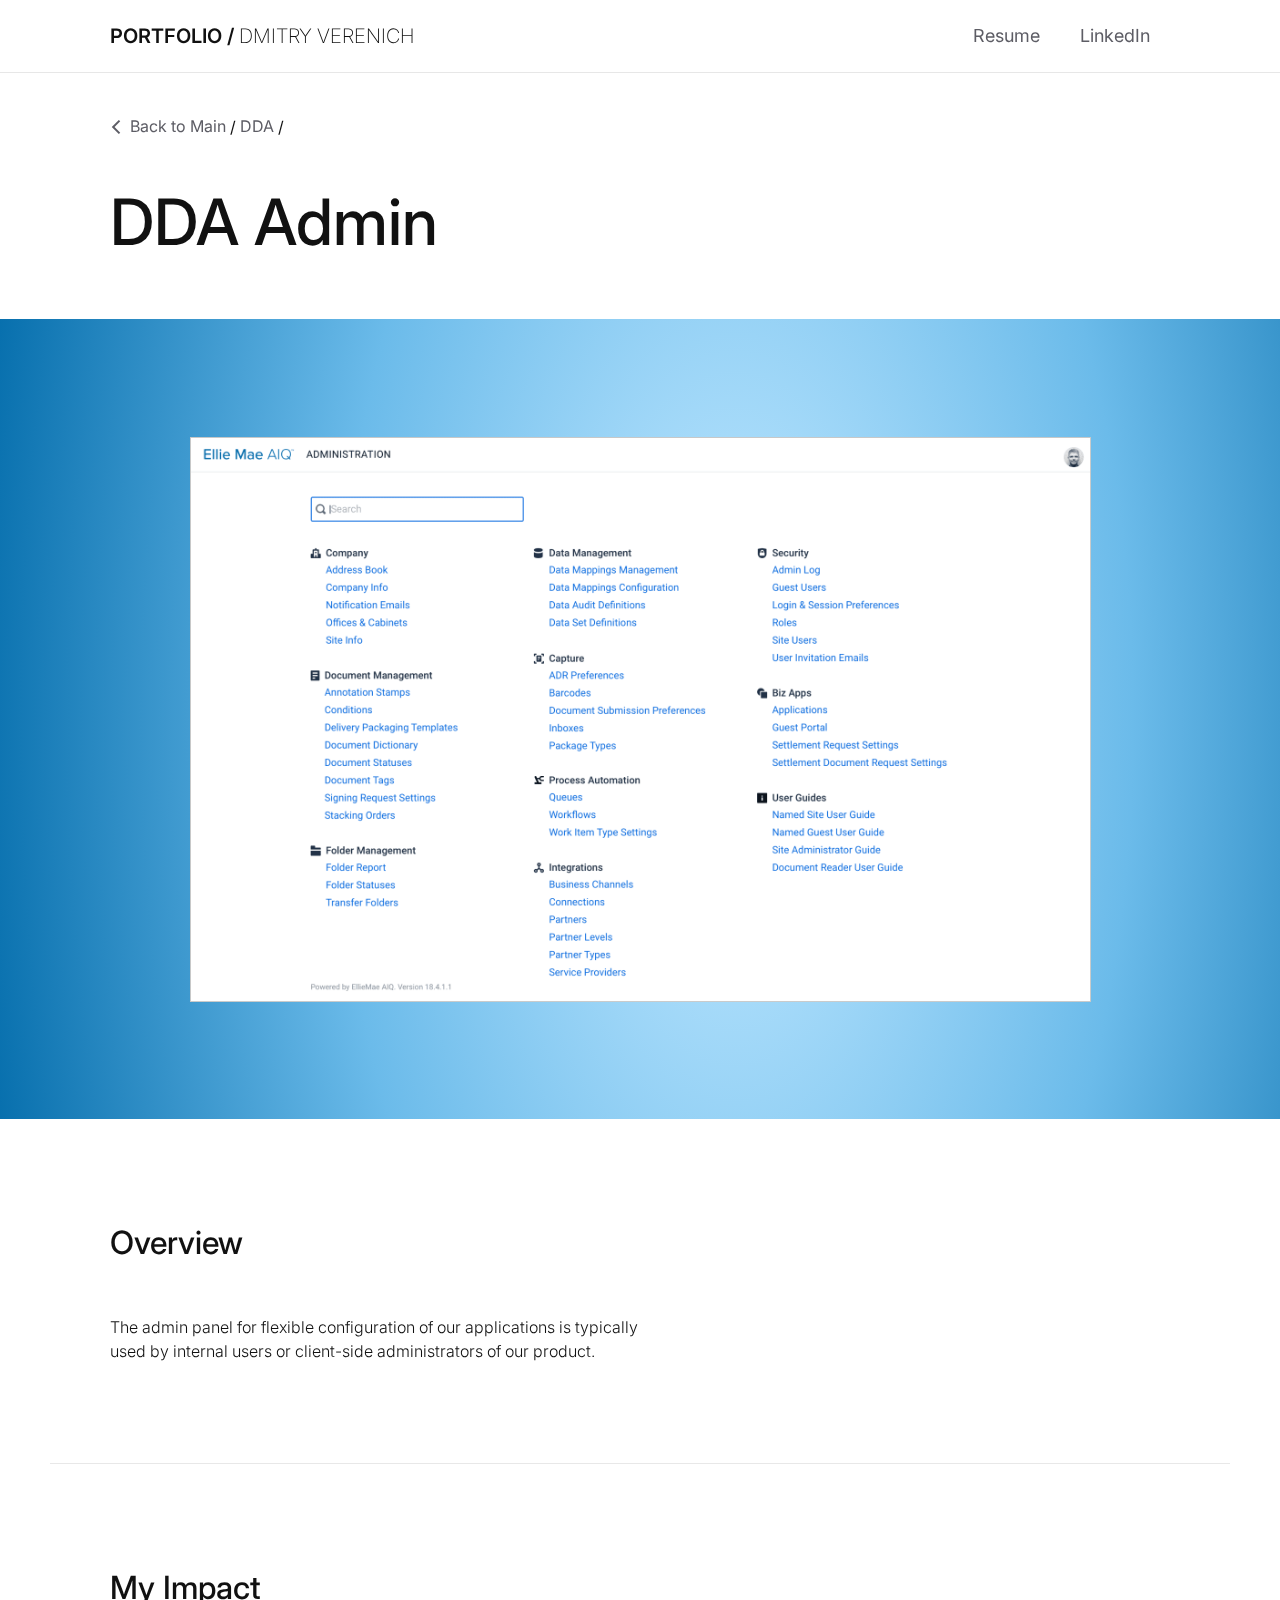
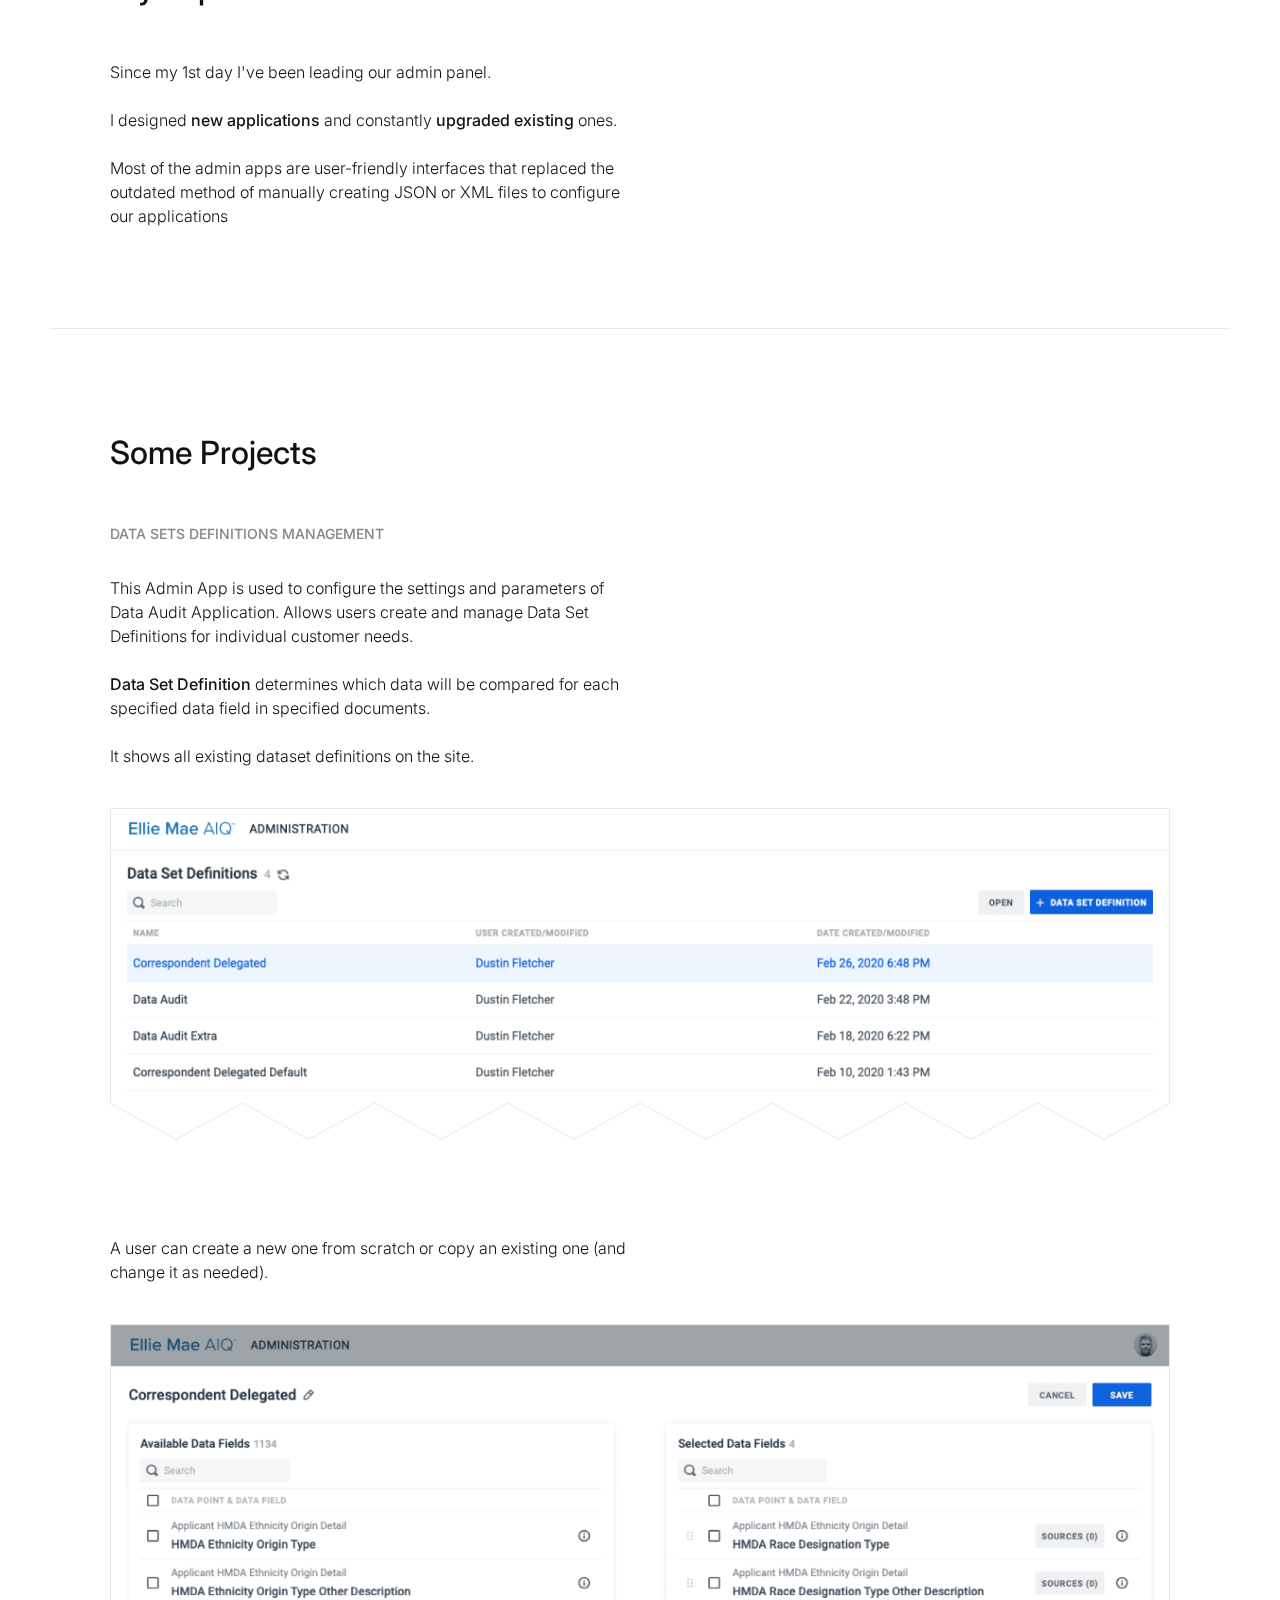
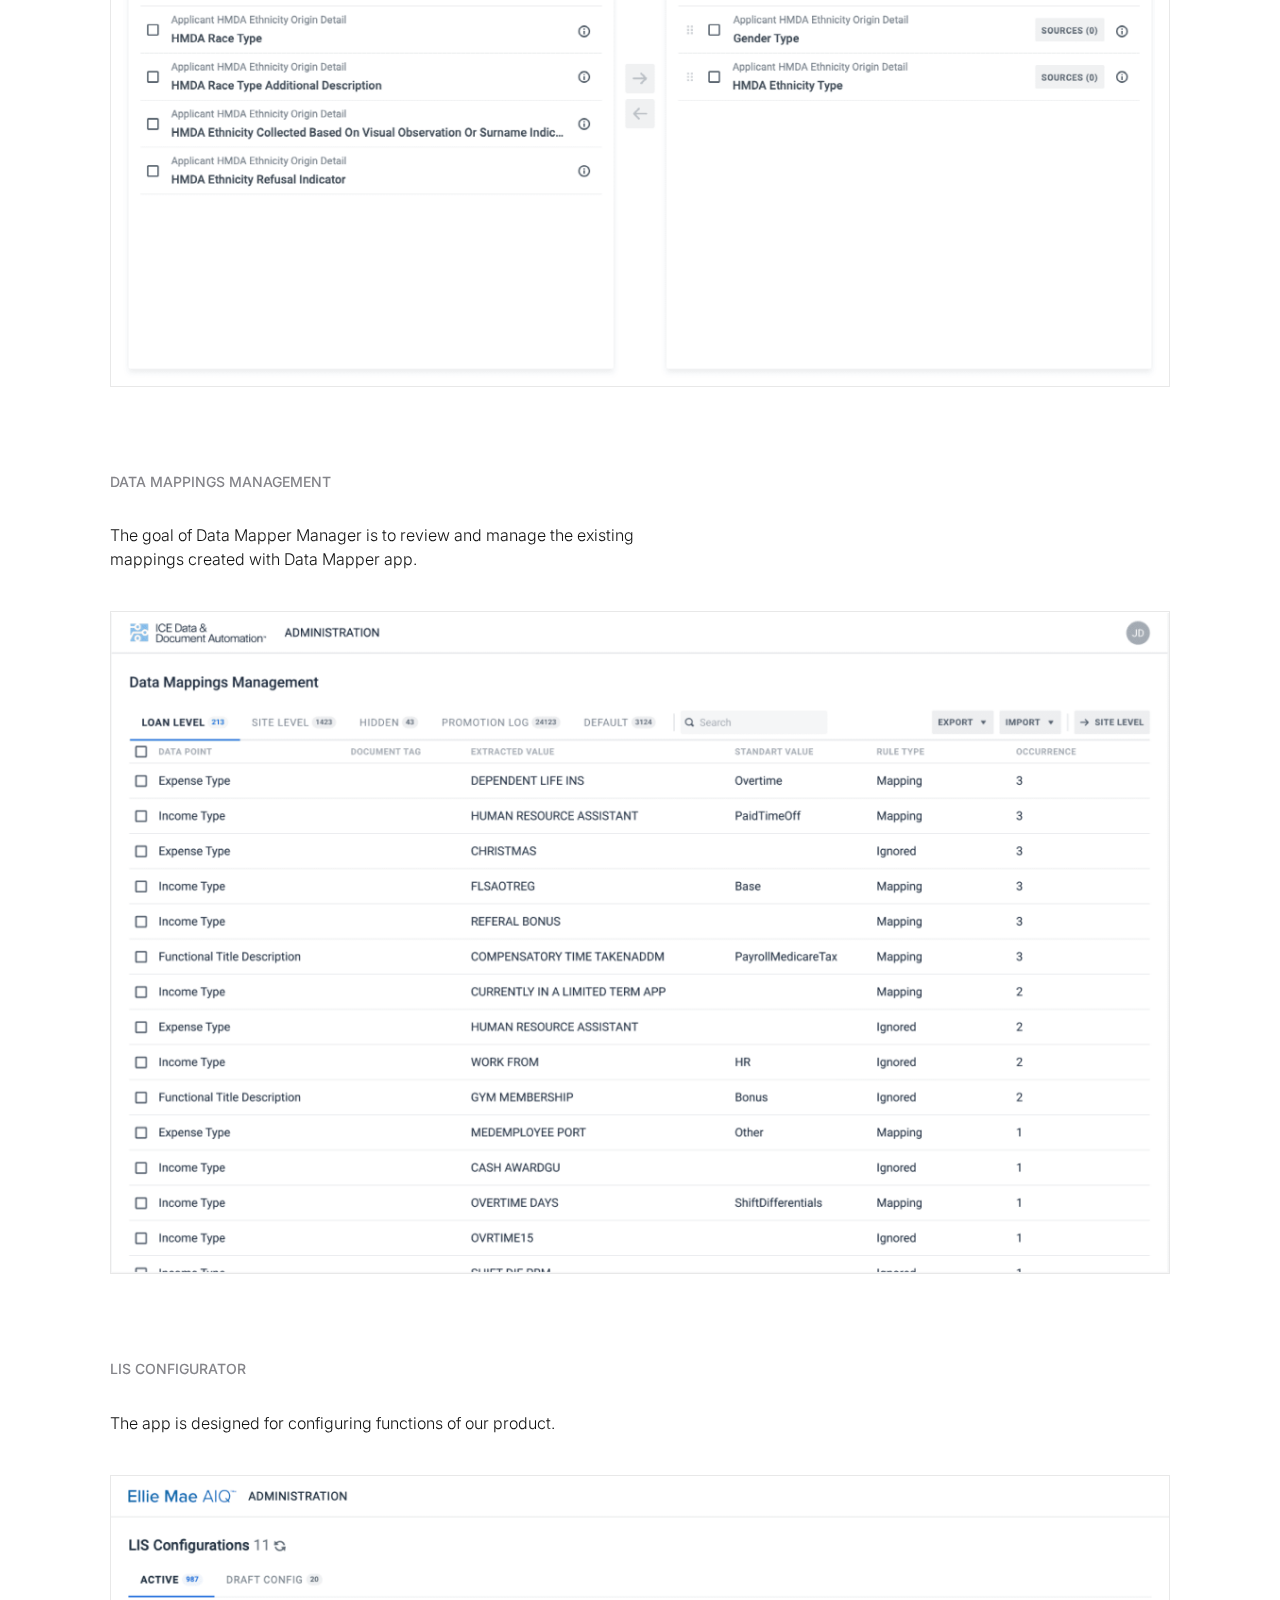
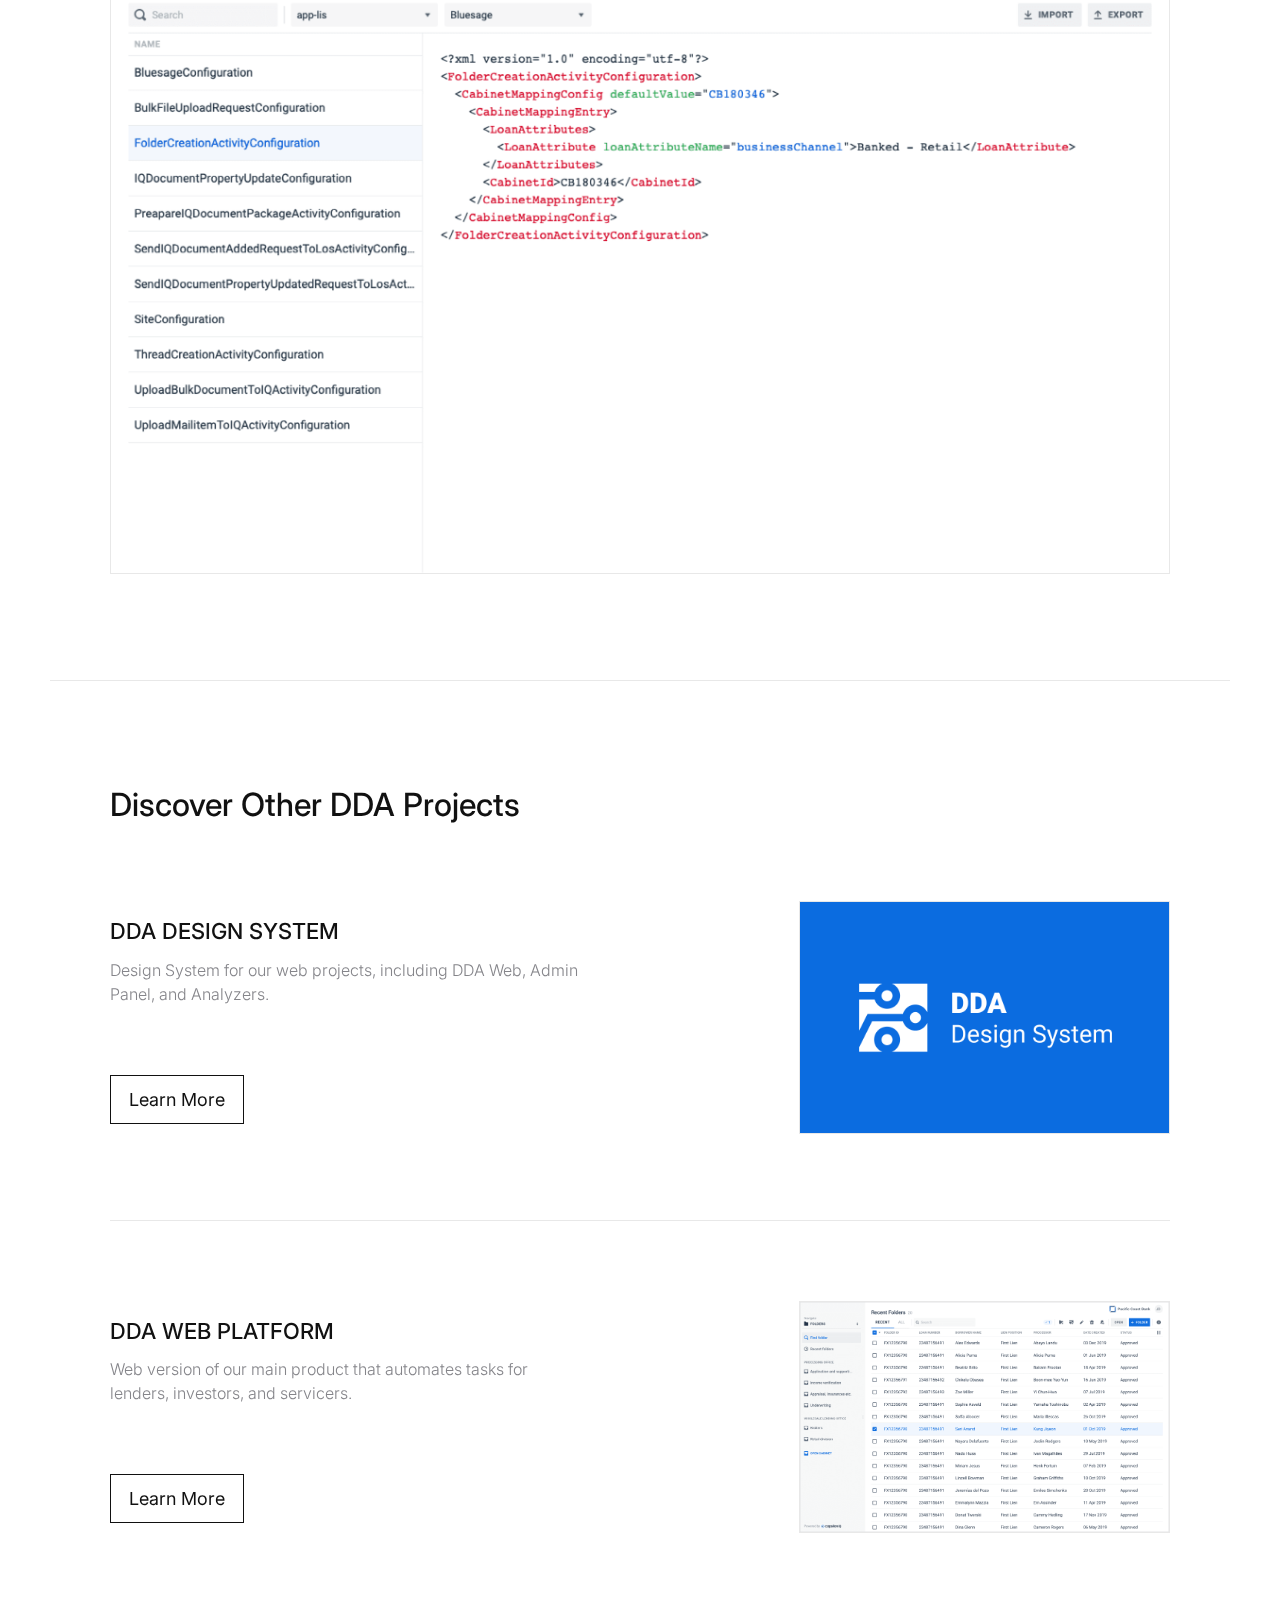
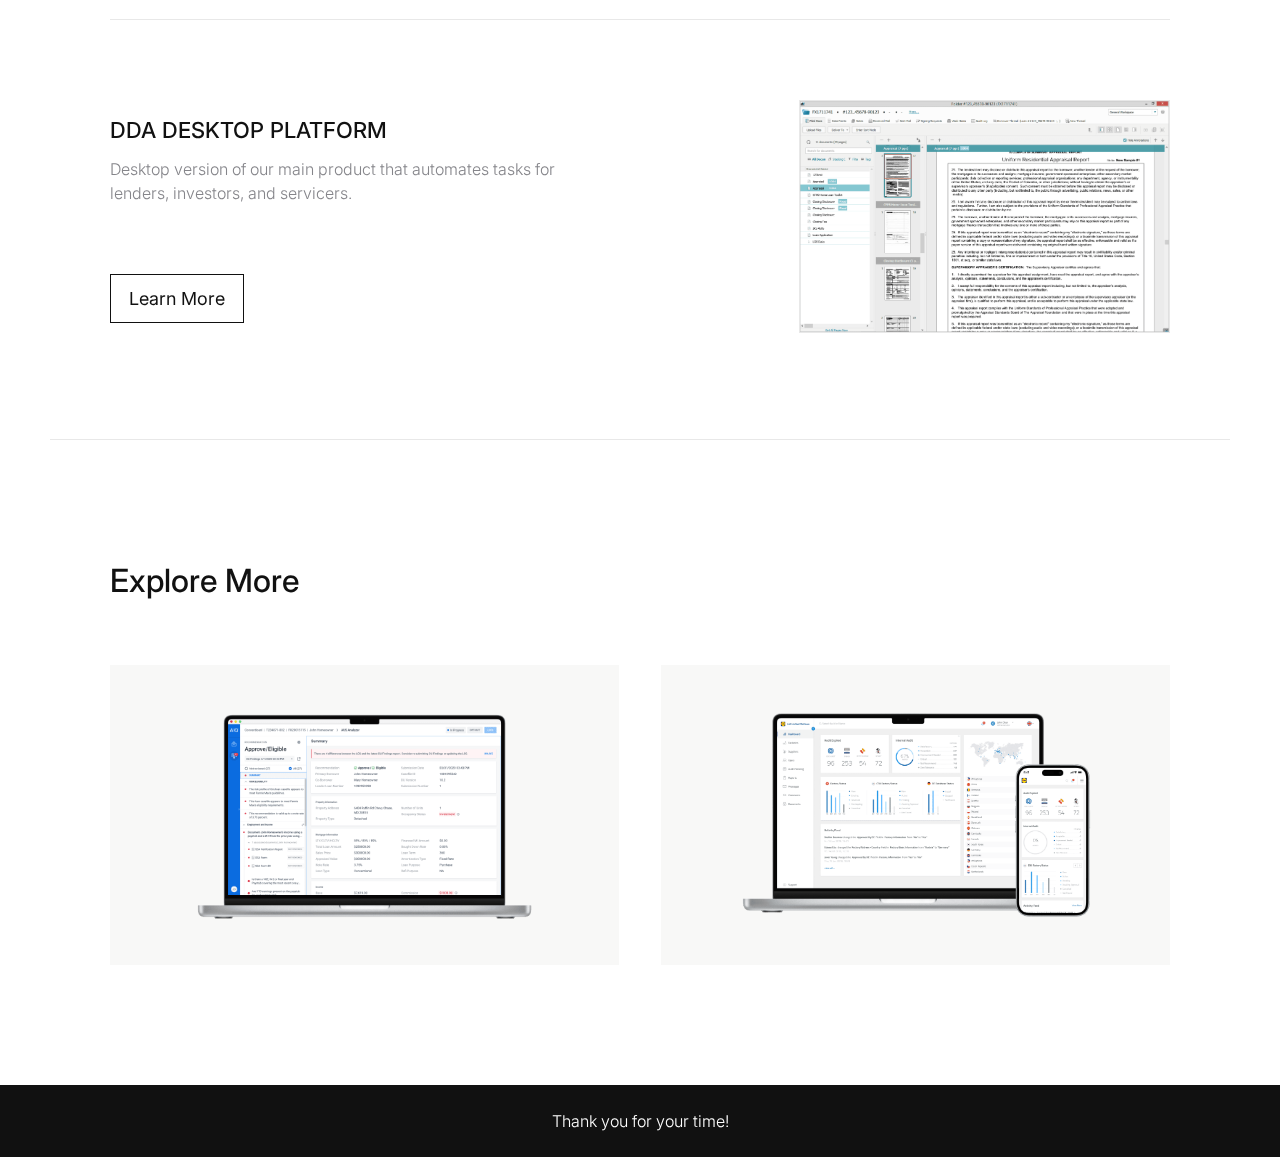
<file: dda-projects/admin.html>
<!DOCTYPE html>
<html lang="en">
  <head>
    <meta charset="UTF-8" />
    <meta name="robots" content="noindex, nofollow" />
    <title>DDA Admin</title>
    <link href="../img/favicon.ico" rel="icon" type="image/x-icon" />
    <meta name="viewport" content="width=device-width, initial-scale=1.0" />

    <link rel="stylesheet" href="../css/product.css" />
    <link rel="stylesheet" href="../css/responsive.css" />
    <script src="//cdnjs.cloudflare.com/ajax/libs/jquery/2.1.3/jquery.min.js"></script>
    <script src="https://unpkg.co/gsap@3/dist/gsap.min.js"></script>
    <script src="../js/main.js"></script>

    <script></script>
  </head>
  <body class="product-page dda-admin">
    <header>
      <nav class="navbar ink-effect-3" id="link-effect-3">
        <div class="container">
          <h1 class="logo">
            <a href="../home.html">Portfolio <span>/</span></a>
          </h1>
          <ul>
            <li>
              <a
                href="../pdf/CV_Dzmitry-Viarenich_UX.pdf"
                target="_blank"
                class="btn stack"
                data-hover="Resume"
                ><span class="icon"><span class="arrow"></span></span>Resume</a
              >
            </li>
            <li>
              <a
                href="https://www.linkedin.com/in/dmitry-verenich/"
                target="_blank"
                data-hover="LinkedIn"
                >LinkedIn</a
              >
            </li>
          </ul>
        </div>
      </nav>

      <div class="product-preview">
        <div class="container">
          <div class="breadcrumbs-wrapper">
            <svg
              width="16px"
              height="24px"
              viewBox="6 0 16 24"
              fill="none"
              xmlns="http://www.w3.org/2000/svg"
            >
              <path
                d="M16.2431 6.34317L14.8288 4.92896L7.75781 12L14.8289 19.0711L16.2431 17.6569L10.5862 12L16.2431 6.34317Z"
              />
            </svg>
            <a href="../home.html" data-hover="Back&nbsp;to&nbsp;Main"
              >Back&nbsp;to&nbsp;Main</a
            >
            /
            <a href="../dda.html" data-hover="DDA">DDA</a>/
          </div>
          <h1>DDA Admin</h1>
        </div>
        <section class="wrapper aus dda-admin">
          <div class="container product-preview-images">
            <img src="../img/dda/admin-preview.png" alt="" />
          </div>
        </section>
      </div>
    </header>

    <main>
      <section class="product about">
        <div class="container">
          <div class="text-row">
            <h3>Overview</h3>
            <p>
              The admin panel for flexible configuration of our applications is
              typically used by internal users or client-side administrators of
              our product.
            </p>
          </div>
        </div>
      </section>
      <section class="product role">
        <div class="container">
          <div class="text-row">
            <h3>My Impact</h3>
            <p>Since my 1st day I've been leading our admin panel.</p>
            <p>
              I designed <span>new applications</span> and constantly
              <span>upgraded existing</span> ones.
            </p>
            <p>
              Most of the admin apps are user-friendly interfaces that replaced
              the outdated method of manually creating JSON or XML files to
              configure our applications
            </p>
          </div>
        </div>
      </section>

      <section class="product solution">
        <div class="container">
          <div class="text-row">
            <h3>Some Projects</h3>
          </div>
          <div class="text-row">
            <h4>Data Sets Definitions Management</h4>
            <p>
              This Admin App is used to configure the settings and parameters of
              Data Audit Application. Allows users create and manage Data Set
              Definitions for individual customer needs.
            </p>
            <p>
              <span>Data Set Definition</span> determines which data will be
              compared for each specified data field in specified documents.
            </p>
            <p>It shows all existing dataset definitions on the site.</p>
          </div>
          <div class="one-image-row">
            <img class="no-border" src="../img/dda/ad-dsdm1.png" alt="" />
          </div>
          <div class="text-row">
            <p>
              A user can create a new one from scratch or copy an existing one
              (and change it as needed).
            </p>
          </div>
          <div class="one-image-row">
            <img src="../img/dda/ad-dsdm2.png" alt="" />
          </div>
          <div class="text-row">
            <h4>Data Mappings Management</h4>
            <p>
              The goal of Data Mapper Manager is to review and manage the
              existing mappings created with Data Mapper app.
            </p>
          </div>
          <div class="one-image-row">
            <img src="../img/dda/ad-dmm.png" alt="" />
          </div>
          <div class="text-row">
            <h4>LIS Configurator</h4>
            <p>The app is designed for configuring functions of our product.</p>
          </div>
          <div class="one-image-row no-margin-bottom">
            <img src="../img/dda/ad-lis.png" alt="" />
          </div>
        </div>
      </section>

      <section class="product projects">
        <div class="container">
          <div class="text-row">
            <h3>Discover Other DDA Projects</h3>
          </div>
          <div>
            <div class="project">
              <div class="info">
                <div>
                  <h4>DDA Design system</h4>
                  <p>
                    Design System for our web projects, including DDA Web, Admin
                    Panel, and Analyzers.
                  </p>
                </div>

                <a
                  href="../dda-projects/designsystem.html"
                  class="btn btn-swipe"
                  >Learn More</a
                >
              </div>
              <div class="preview">
                <img src="../img/dda/ds-preview.png" alt="" />
              </div>
            </div>
            <div class="project">
              <div class="info">
                <div>
                  <h4>DDA Web Platform</h4>
                  <p>
                    Web version of our main product that automates tasks for
                    lenders, investors, and servicers.
                  </p>
                </div>

                <a href="../dda-projects/web.html" class="btn btn-swipe"
                  >Learn More</a
                >
              </div>
              <div class="preview">
                <img src="../img/dda/web-preview.png" alt="" />
              </div>
            </div>
            <div class="project">
              <div class="info">
                <div>
                  <h4>DDA Desktop Platform</h4>
                  <p>
                    Desktop version of our main product that automates tasks for
                    lenders, investors, and servicers.
                  </p>
                </div>

                <a href="../dda-projects/desktop.html" class="btn btn-swipe"
                  >Learn More</a
                >
              </div>
              <div class="preview">
                <img src="../img/dda/desktop-preview.png" alt="" />
              </div>
            </div>
          </div>
        </div>
      </section>
    </main>
    <footer>
      <section class="discover-more">
        <div class="container">
          <h3>Explore More</h3>
          <div class="wrapper">
            <div class="card more-analyzers">
              <a href="../mortgageananlyzers.html">
                <div class="overlay">
                  <div class="user-content">
                    <div class="name">
                      <h3>Mortgage Analyzers</h3>
                      <p>Help lenders work faster and accurately</p>
                    </div>
                    <div class="arrow">
                      <img src="../img/arrow-up-linear.svg" alt="" />
                    </div>
                  </div>
                </div>
              </a>
              <div class="user-content show-on-mobile">
                <a href="../mortgageananlyzers.html">
                  <div class="name">
                    <h3>Mortgage Analyzers</h3>
                    <p>Help lenders work faster and accurately</p>
                  </div>

                  <svg
                    class="arrow"
                    xmlns="http://www.w3.org/2000/svg"
                    width="32"
                    height="32"
                    viewBox="0 0 32 32"
                    fill="none"
                  >
                    <path
                      d="M8.45765 23.5426L23.5426 8.45764M23.5426 8.45764V19.7713M23.5426 8.45764H12.2289"
                      stroke-width="1.5"
                      stroke-linecap="round"
                      stroke-linejoin="round"
                    />
                  </svg>
                </a>
              </div>
            </div>
            <div class="card more-lup">
              <a href="../lup.html">
                <div class="overlay">
                  <div class="user-content">
                    <div class="name">
                      <h3>LIDL Unified Platform</h3>
                      <p>Check if suppliers are following the laws and rules</p>
                    </div>
                    <div class="arrow">
                      <img src="../img/arrow-up-linear.svg" alt="" />
                    </div>
                  </div>
                </div>
              </a>
              <div class="user-content show-on-mobile">
                <a href="../lup.html">
                  <div class="name">
                    <h3>LIDL Unified Platform</h3>
                    <p>Check if suppliers are following the laws and rules</p>
                  </div>

                  <svg
                    class="arrow"
                    xmlns="http://www.w3.org/2000/svg"
                    width="32"
                    height="32"
                    viewBox="0 0 32 32"
                    fill="none"
                  >
                    <path
                      d="M8.45765 23.5426L23.5426 8.45764M23.5426 8.45764V19.7713M23.5426 8.45764H12.2289"
                      stroke-width="1.5"
                      stroke-linecap="round"
                      stroke-linejoin="round"
                    />
                  </svg>
                </a>
              </div>
            </div>
          </div>
        </div>
      </section>
      <section class="very-bottom">
        <div class="container">
          <p>Thank you for your time!</p>
        </div>
      </section>
    </footer>
  </body>
</html>
</file>
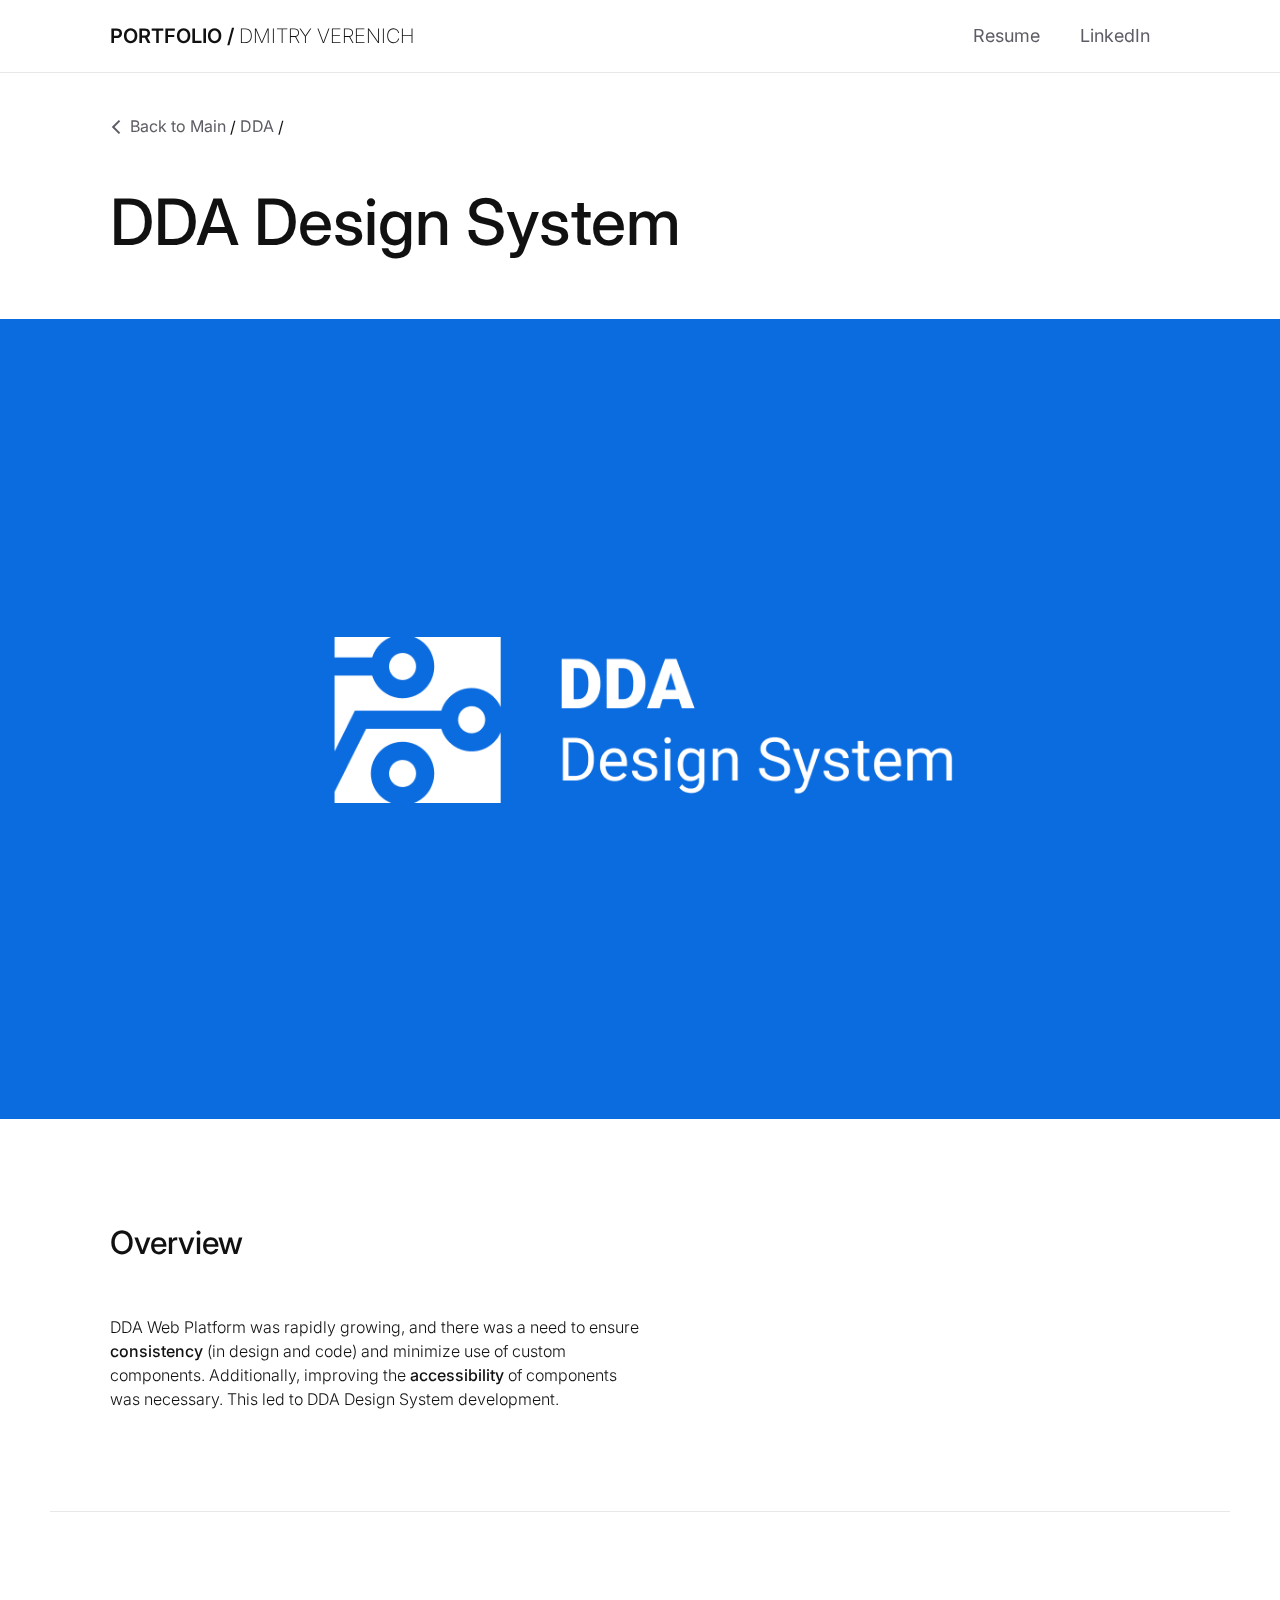
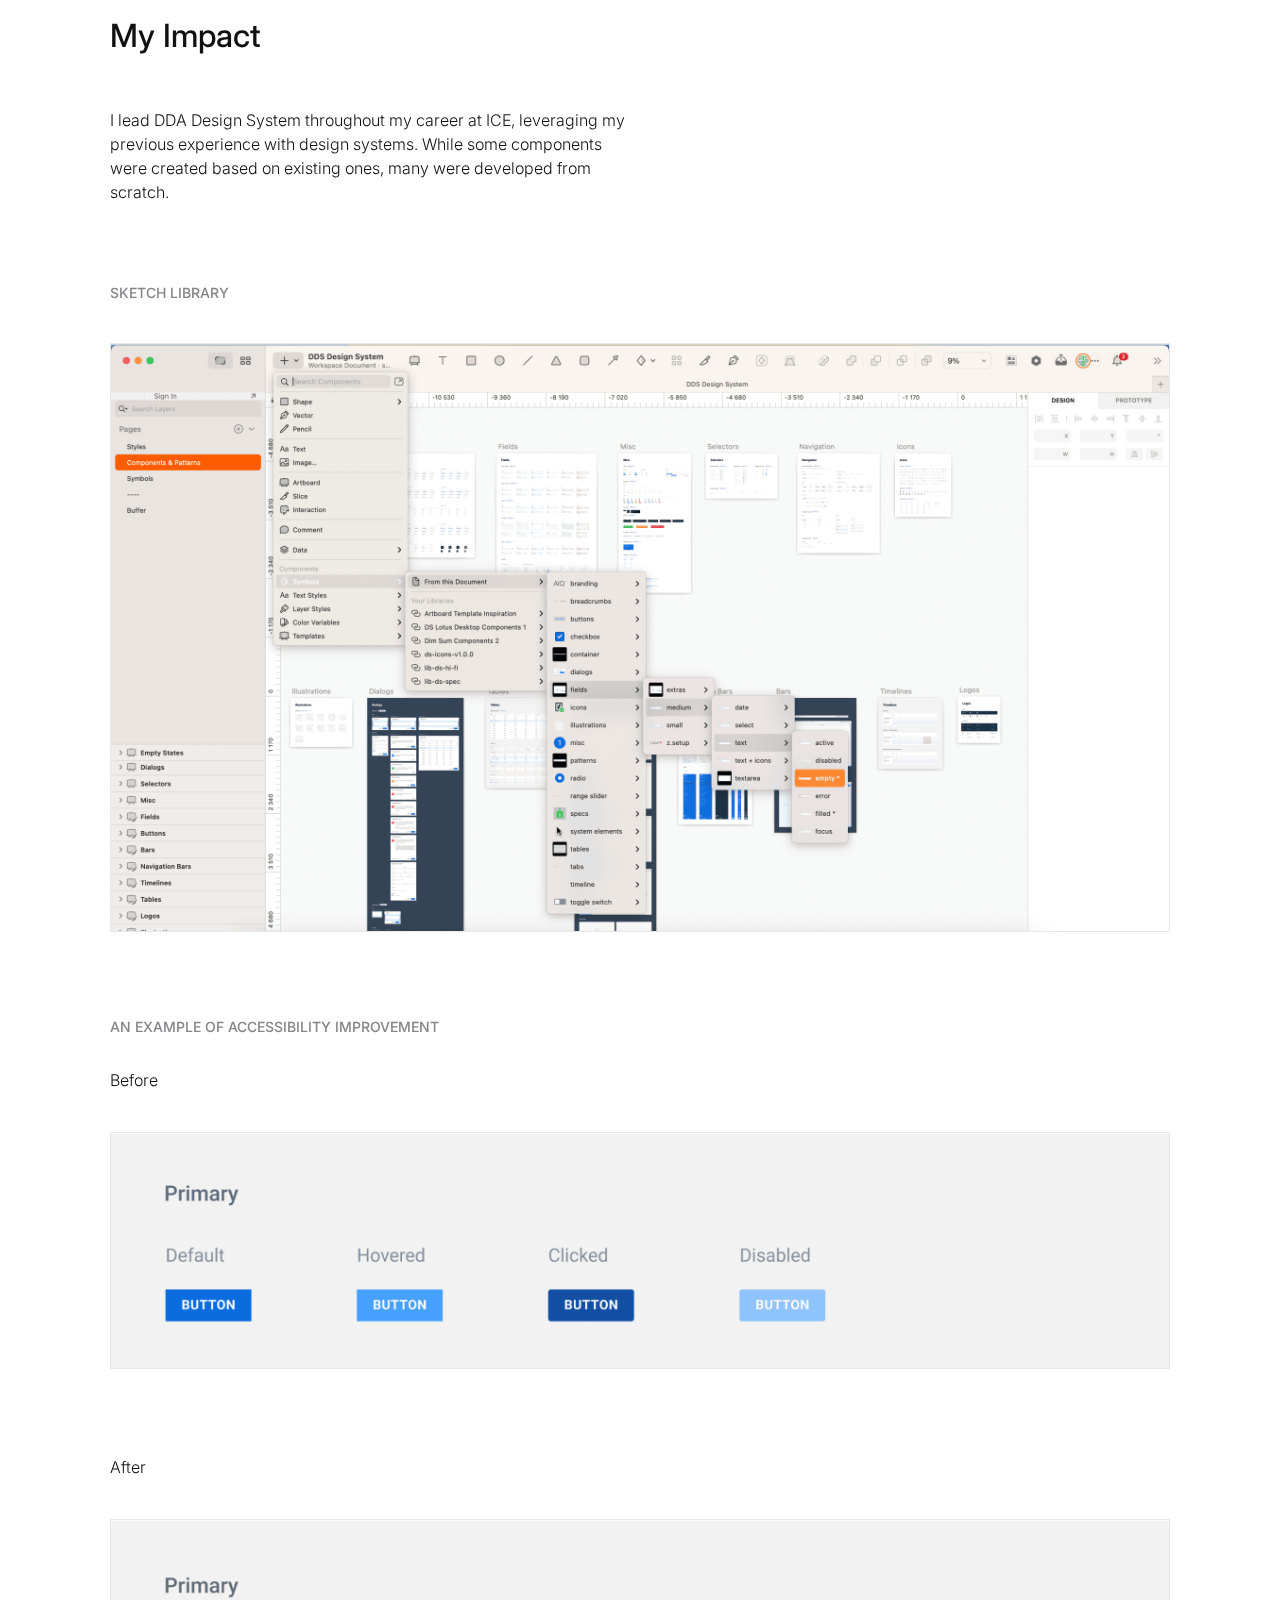
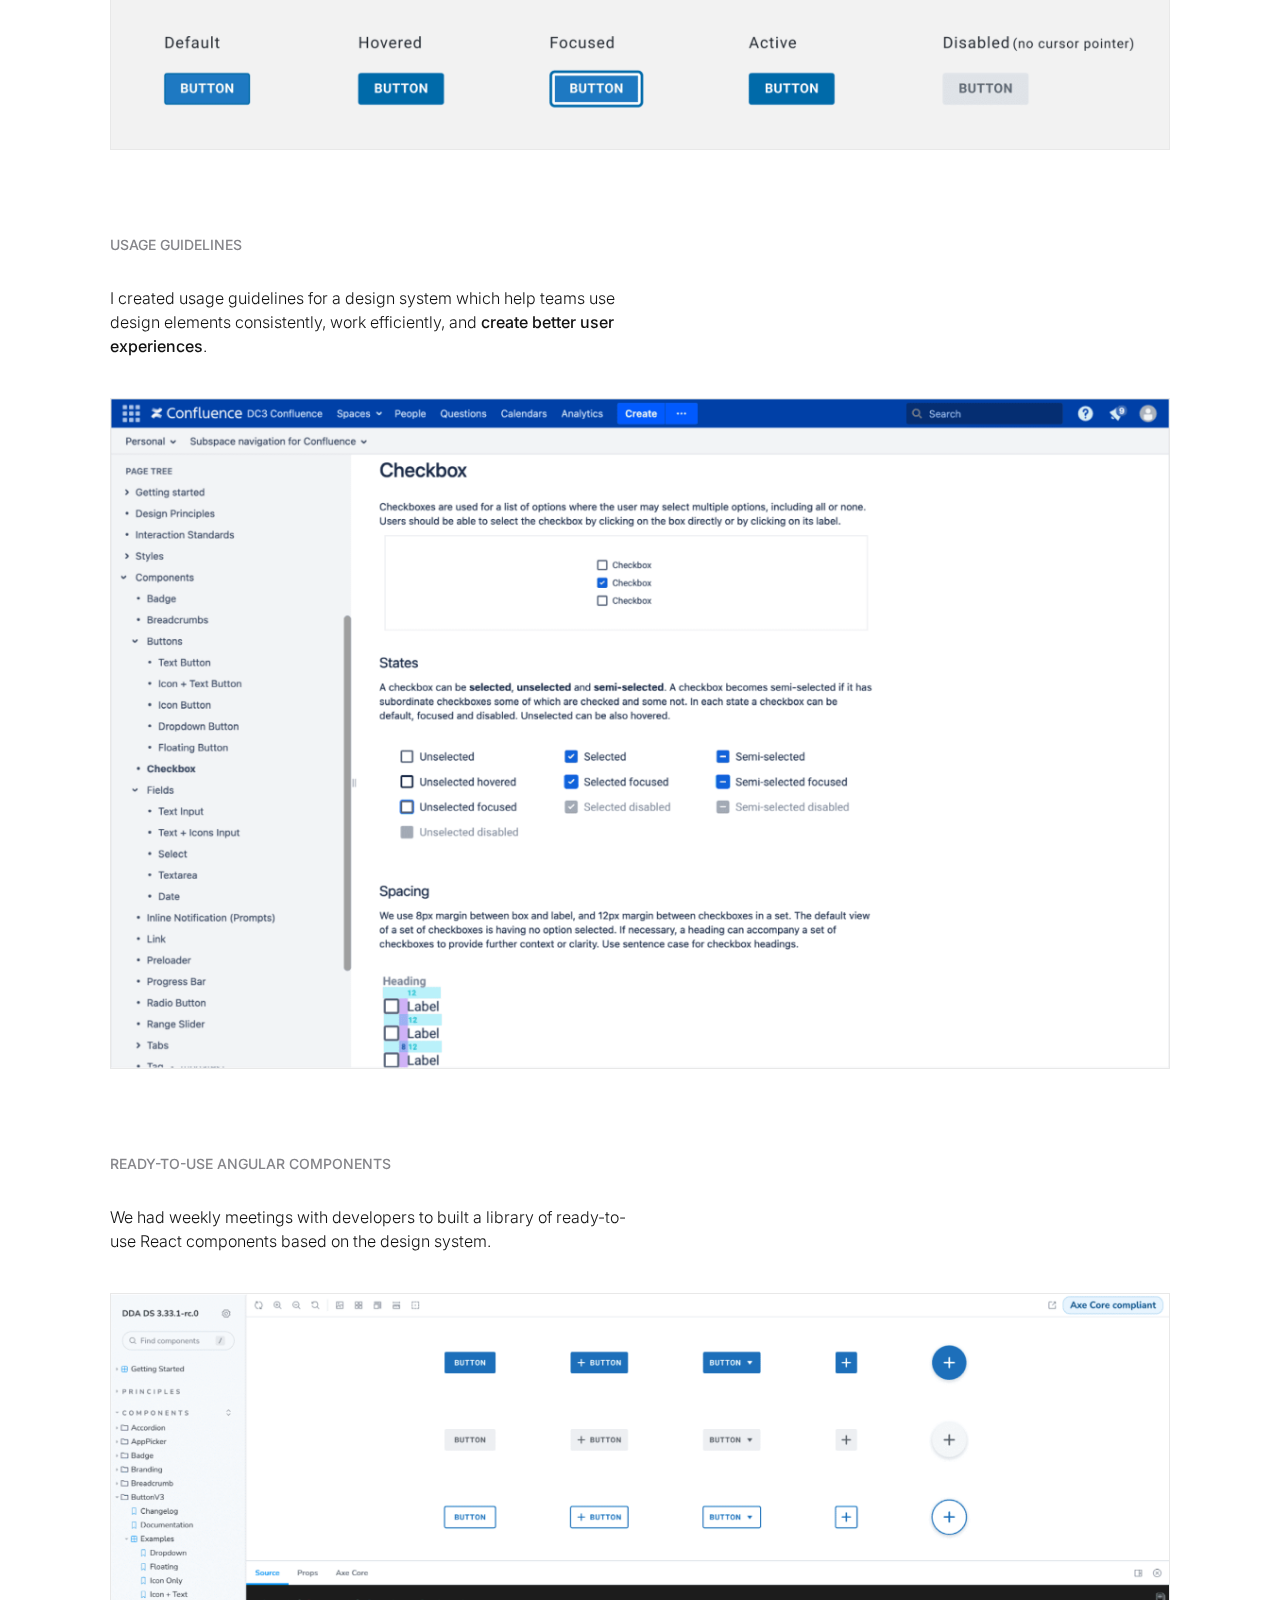
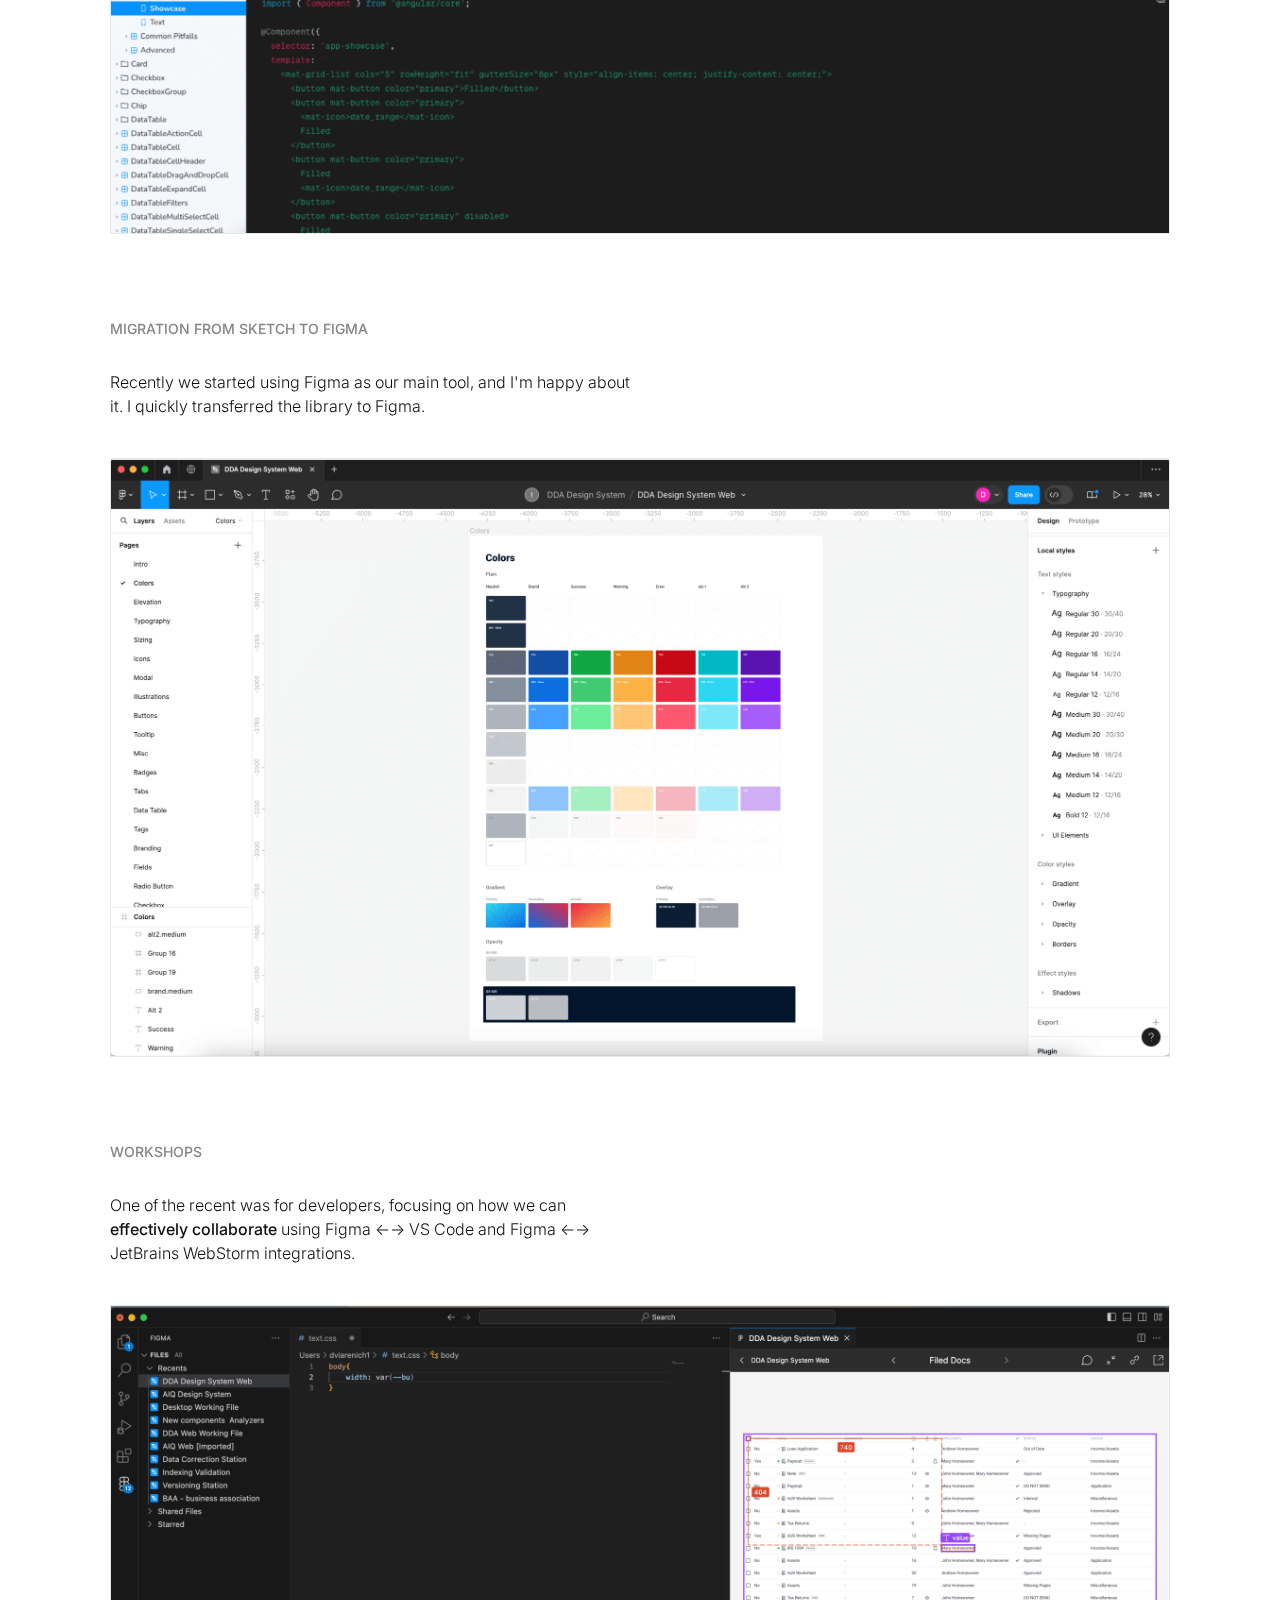
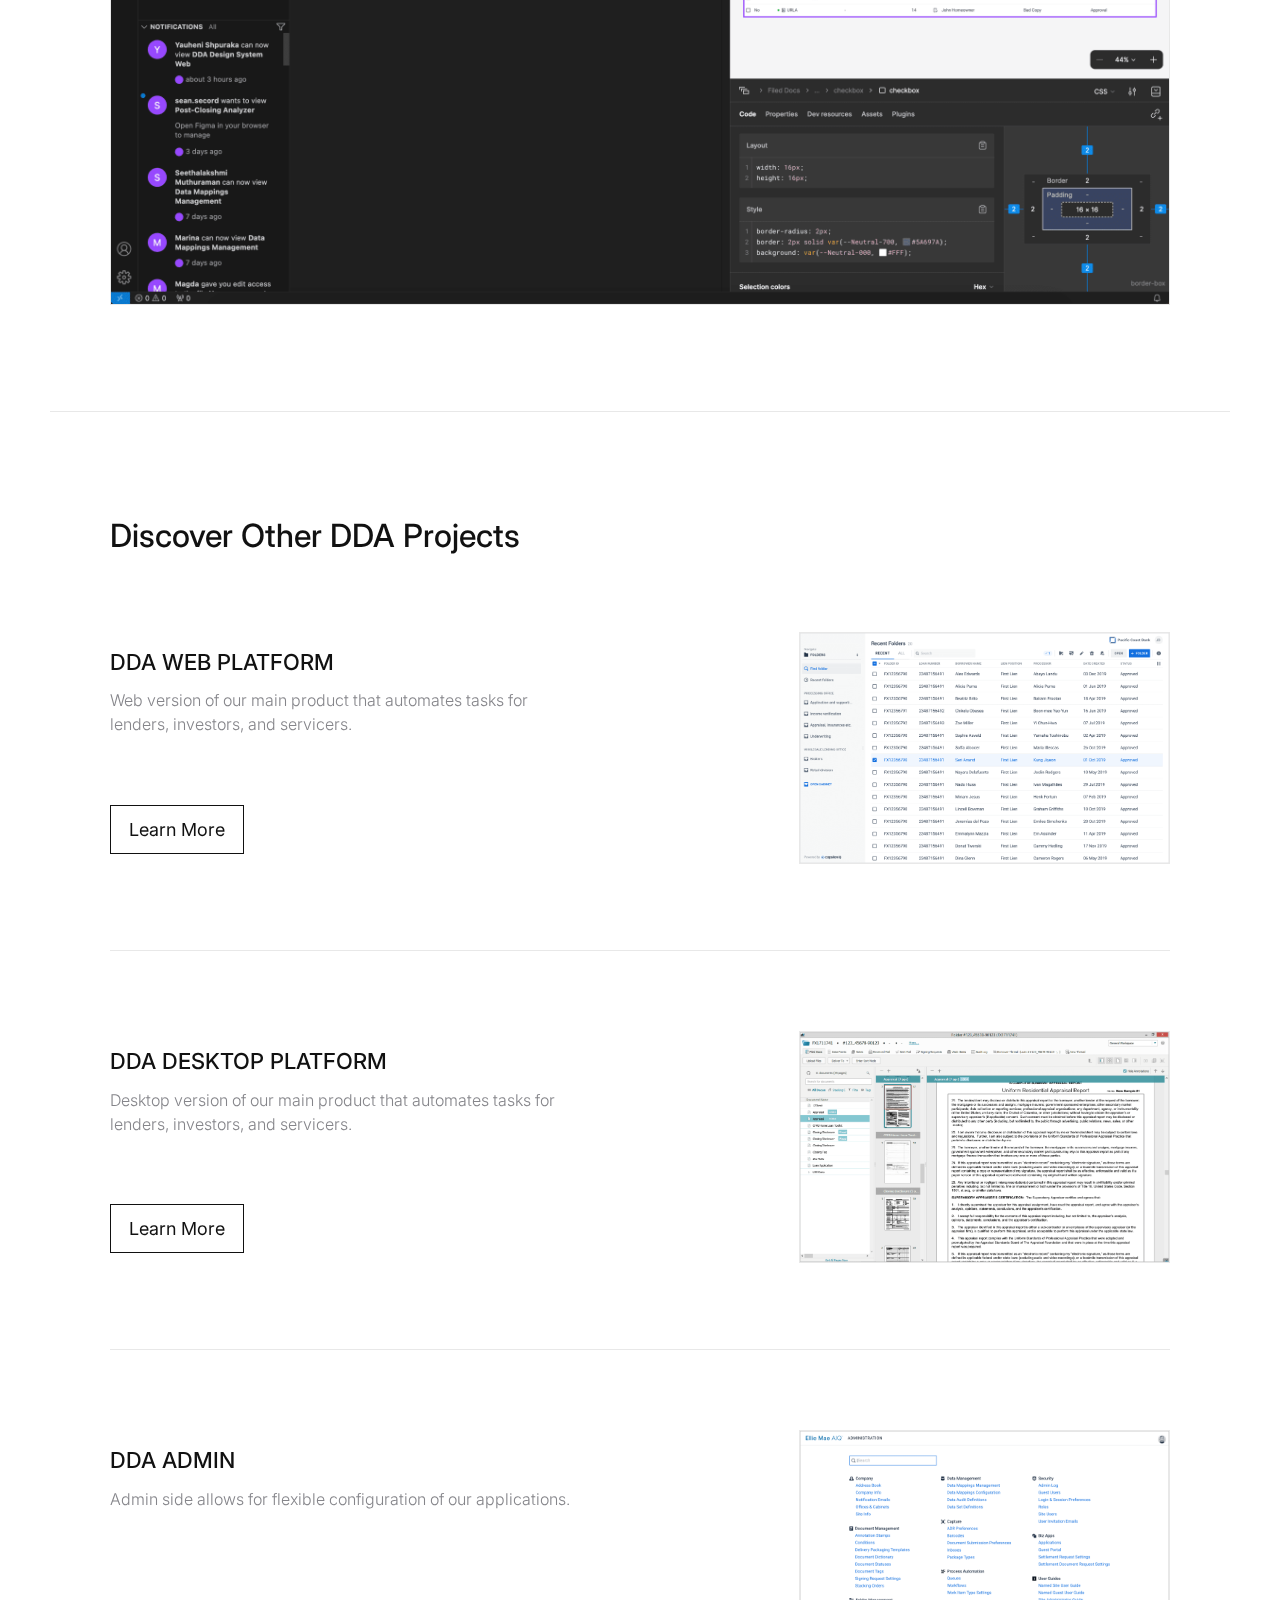
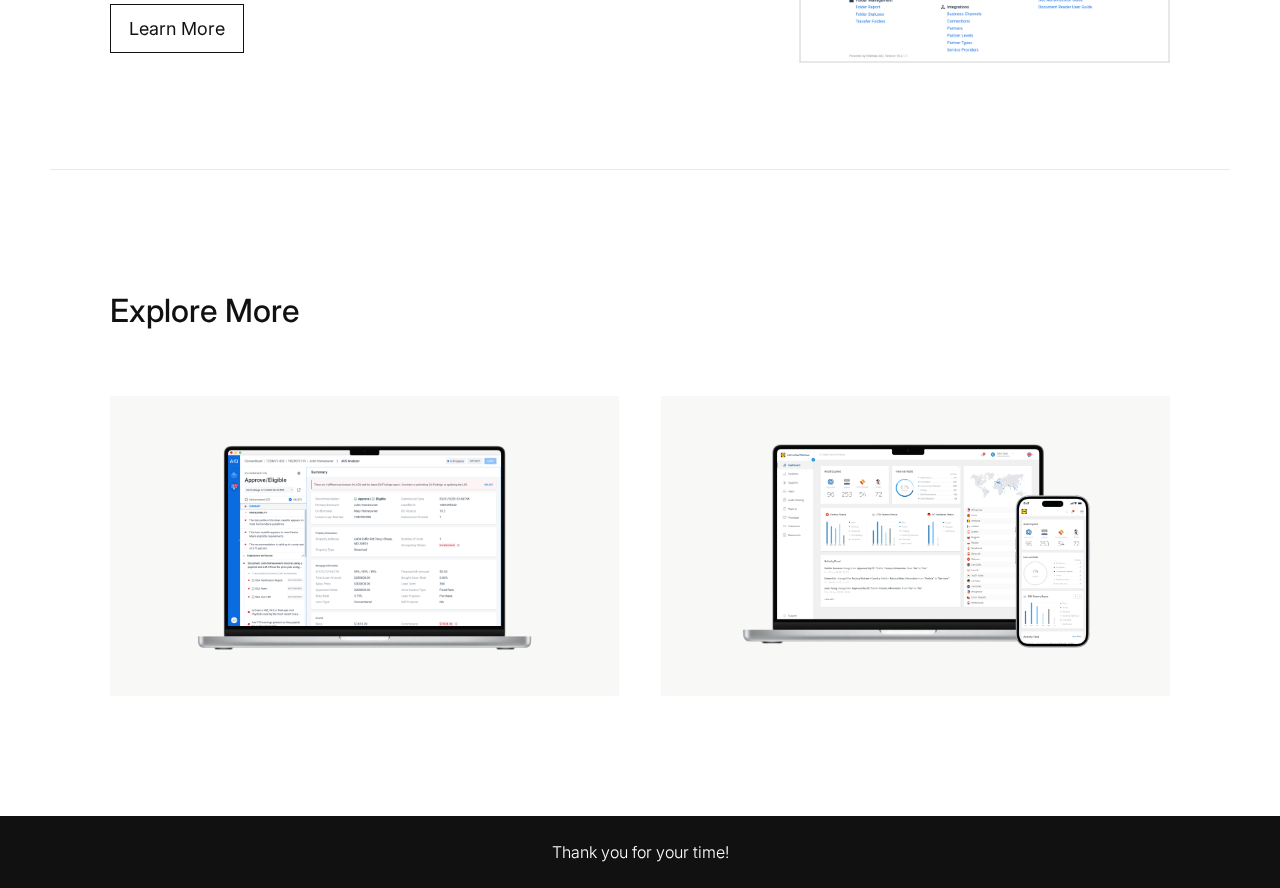
<file: dda-projects/designsystem.html>
<!DOCTYPE html>
<html lang="en">
  <head>
    <meta charset="UTF-8" />
    <meta name="robots" content="noindex, nofollow" />
    <title>DDA Design System</title>
    <link href="../img/favicon.ico" rel="icon" type="image/x-icon" />
    <meta name="viewport" content="width=device-width, initial-scale=1.0" />

    <link rel="stylesheet" href="../css/product.css" />
    <link rel="stylesheet" href="../css/responsive.css" />
    <script src="//cdnjs.cloudflare.com/ajax/libs/jquery/2.1.3/jquery.min.js"></script>
    <script src="https://unpkg.co/gsap@3/dist/gsap.min.js"></script>
    <script src="../js/main.js"></script>

    <script></script>
  </head>
  <body class="product-page dda-ds">
    <header>
      <nav class="navbar ink-effect-3" id="link-effect-3">
        <div class="container">
          <h1 class="logo">
            <a href="../home.html">Portfolio <span>/</span></a>
          </h1>
          <ul>
            <li>
              <a
                href="../pdf/CV_Dzmitry-Viarenich_UX.pdf"
                target="_blank"
                class="btn stack"
                data-hover="Resume"
                ><span class="icon"><span class="arrow"></span></span>Resume</a
              >
            </li>
            <li>
              <a
                href="https://www.linkedin.com/in/dmitry-verenich/"
                target="_blank"
                data-hover="LinkedIn"
                >LinkedIn</a
              >
            </li>
          </ul>
        </div>
      </nav>

      <div class="product-preview">
        <div class="container">
          <div class="breadcrumbs-wrapper">
            <svg
              width="16px"
              height="24px"
              viewBox="6 0 16 24"
              fill="none"
              xmlns="http://www.w3.org/2000/svg"
            >
              <path
                d="M16.2431 6.34317L14.8288 4.92896L7.75781 12L14.8289 19.0711L16.2431 17.6569L10.5862 12L16.2431 6.34317Z"
              />
            </svg>
            <a href="../home.html" data-hover="Back&nbsp;to&nbsp;Main"
              >Back&nbsp;to&nbsp;Main</a
            >
            /
            <a href="../dda.html" data-hover="DDA">DDA</a>/
          </div>
          <h1>DDA Design System</h1>
        </div>
        <section class="wrapper aus dda-ds">
          <div class="container product-preview-images">
            <img src="../img/dda/ds-preview.png" alt="" />
          </div>
        </section>
      </div>
    </header>

    <main>
      <section class="product about">
        <div class="container">
          <div class="text-row">
            <h3>Overview</h3>
            <p>
              DDA Web Platform was rapidly growing, and there was a need to
              ensure <span>consistency</span> (in design and code) and minimize
              use of custom components. Additionally, improving the
              <span>accessibility</span> of components was necessary. This led
              to DDA Design System development.
            </p>
          </div>
        </div>
      </section>
      <section class="product role">
        <div class="container">
          <div class="text-row margin-bottom">
            <h3>My Impact</h3>
            <p>
              I lead DDA Design System throughout my career at ICE, leveraging
              my previous experience with design systems. While some components
              were created based on existing ones, many were developed from
              scratch.
            </p>
          </div>
          <div class="text-row">
            <h4>Sketch Library</h4>
          </div>
          <div class="one-image-row">
            <img src="../img/dda/ds-sketch.png" alt="" />
          </div>
          <div class="text-row">
            <h4>An example of accessibility improvement</h4>
            <p>Before</p>
          </div>
          <div class="one-image-row">
            <img src="../img/dda/ds-im1.png" alt="" />
          </div>
          <div class="text-row">
            <p>After</p>
          </div>
          <div class="one-image-row">
            <img src="../img/dda/ds-im2.png" alt="" />
          </div>
          <div class="text-row">
            <h4>Usage Guidelines</h4>
            <p>
              I created usage guidelines for a design system which help teams
              use design elements consistently, work efficiently, and
              <span>create better user experiences</span>.
            </p>
          </div>
          <div class="one-image-row">
            <img src="../img/dda/ds-docs.png" alt="" />
          </div>
          <div class="text-row">
            <h4>Ready-to-Use Angular Components</h4>
            <p>
              We had weekly meetings with developers to built a library of
              ready-to-use React components based on the design system.
            </p>
          </div>
          <div class="one-image-row">
            <img src="../img/dda/ds-storybook.png" alt="" />
          </div>
          <div class="text-row">
            <h4>Migration from Sketch to Figma</h4>
            <p>
              Recently we started using Figma as our main tool, and I'm happy
              about it. I quickly transferred the library to Figma.
            </p>
          </div>
          <div class="one-image-row">
            <img src="../img/dda/ds-figma.png" alt="" />
          </div>
          <div class="text-row">
            <h4>Workshops</h4>
            <p>
              One of the recent was for developers, focusing on how we can
              <span>effectively collaborate</span> using Figma ←→ VS Code and
              Figma ←→ JetBrains WebStorm integrations.
            </p>
          </div>
          <div class="one-image-row no-margin-bottom">
            <img src="../img/dda/ds-vscode.png" alt="" />
          </div>
        </div>
      </section>

      <section class="product projects">
        <div class="container">
          <div class="text-row">
            <h3>Discover Other DDA Projects</h3>
          </div>
          <div>
            <div class="project">
              <div class="info">
                <div>
                  <h4>DDA Web Platform</h4>
                  <p>
                    Web version of our main product that automates tasks for
                    lenders, investors, and servicers.
                  </p>
                </div>

                <a href="../dda-projects/web.html" class="btn btn-swipe"
                  >Learn More</a
                >
              </div>
              <div class="preview">
                <img src="../img/dda/web-preview.png" alt="" />
              </div>
            </div>
            <div class="project">
              <div class="info">
                <div>
                  <h4>DDA Desktop Platform</h4>
                  <p>
                    Desktop version of our main product that automates tasks for
                    lenders, investors, and servicers.
                  </p>
                </div>

                <a href="../dda-projects/desktop.html" class="btn btn-swipe"
                  >Learn More</a
                >
              </div>
              <div class="preview">
                <img src="../img/dda/desktop-preview.png" alt="" />
              </div>
            </div>
            <div class="project">
              <div class="info">
                <div>
                  <h4>DDA Admin</h4>
                  <p>
                    Admin side allows for flexible configuration of our
                    applications.
                  </p>
                </div>

                <a href="../dda-projects/admin.html" class="btn btn-swipe"
                  >Learn More</a
                >
              </div>
              <div class="preview">
                <img src="../img/dda/admin-preview.png" alt="" />
              </div>
            </div>
          </div>
        </div>
      </section>
    </main>
    <footer>
      <section class="discover-more">
        <div class="container">
          <h3>Explore More</h3>
          <div class="wrapper">
            <div class="card more-analyzers">
              <a href="../mortgageananlyzers.html">
                <div class="overlay">
                  <div class="user-content">
                    <div class="name">
                      <h3>Mortgage Analyzers</h3>
                      <p>Help lenders work faster and accurately</p>
                    </div>
                    <div class="arrow">
                      <img src="../img/arrow-up-linear.svg" alt="" />
                    </div>
                  </div>
                </div>
              </a>
              <div class="user-content show-on-mobile">
                <a href="../mortgageananlyzers.html">
                  <div class="name">
                    <h3>Mortgage Analyzers</h3>
                    <p>Help lenders work faster and accurately</p>
                  </div>

                  <svg
                    class="arrow"
                    xmlns="http://www.w3.org/2000/svg"
                    width="32"
                    height="32"
                    viewBox="0 0 32 32"
                    fill="none"
                  >
                    <path
                      d="M8.45765 23.5426L23.5426 8.45764M23.5426 8.45764V19.7713M23.5426 8.45764H12.2289"
                      stroke-width="1.5"
                      stroke-linecap="round"
                      stroke-linejoin="round"
                    />
                  </svg>
                </a>
              </div>
            </div>
            <div class="card more-lup">
              <a href="../lup.html">
                <div class="overlay">
                  <div class="user-content">
                    <div class="name">
                      <h3>LIDL Unified Platform</h3>
                      <p>Check if suppliers are following the laws and rules</p>
                    </div>
                    <div class="arrow">
                      <img src="../img/arrow-up-linear.svg" alt="" />
                    </div>
                  </div>
                </div>
              </a>
              <div class="user-content show-on-mobile">
                <a href="../lup.html">
                  <div class="name">
                    <h3>LIDL Unified Platform</h3>
                    <p>Check if suppliers are following the laws and rules</p>
                  </div>

                  <svg
                    class="arrow"
                    xmlns="http://www.w3.org/2000/svg"
                    width="32"
                    height="32"
                    viewBox="0 0 32 32"
                    fill="none"
                  >
                    <path
                      d="M8.45765 23.5426L23.5426 8.45764M23.5426 8.45764V19.7713M23.5426 8.45764H12.2289"
                      stroke-width="1.5"
                      stroke-linecap="round"
                      stroke-linejoin="round"
                    />
                  </svg>
                </a>
              </div>
            </div>
          </div>
        </div>
      </section>
      <section class="very-bottom">
        <div class="container">
          <p>Thank you for your time!</p>
        </div>
      </section>
    </footer>
  </body>
</html>
</file>
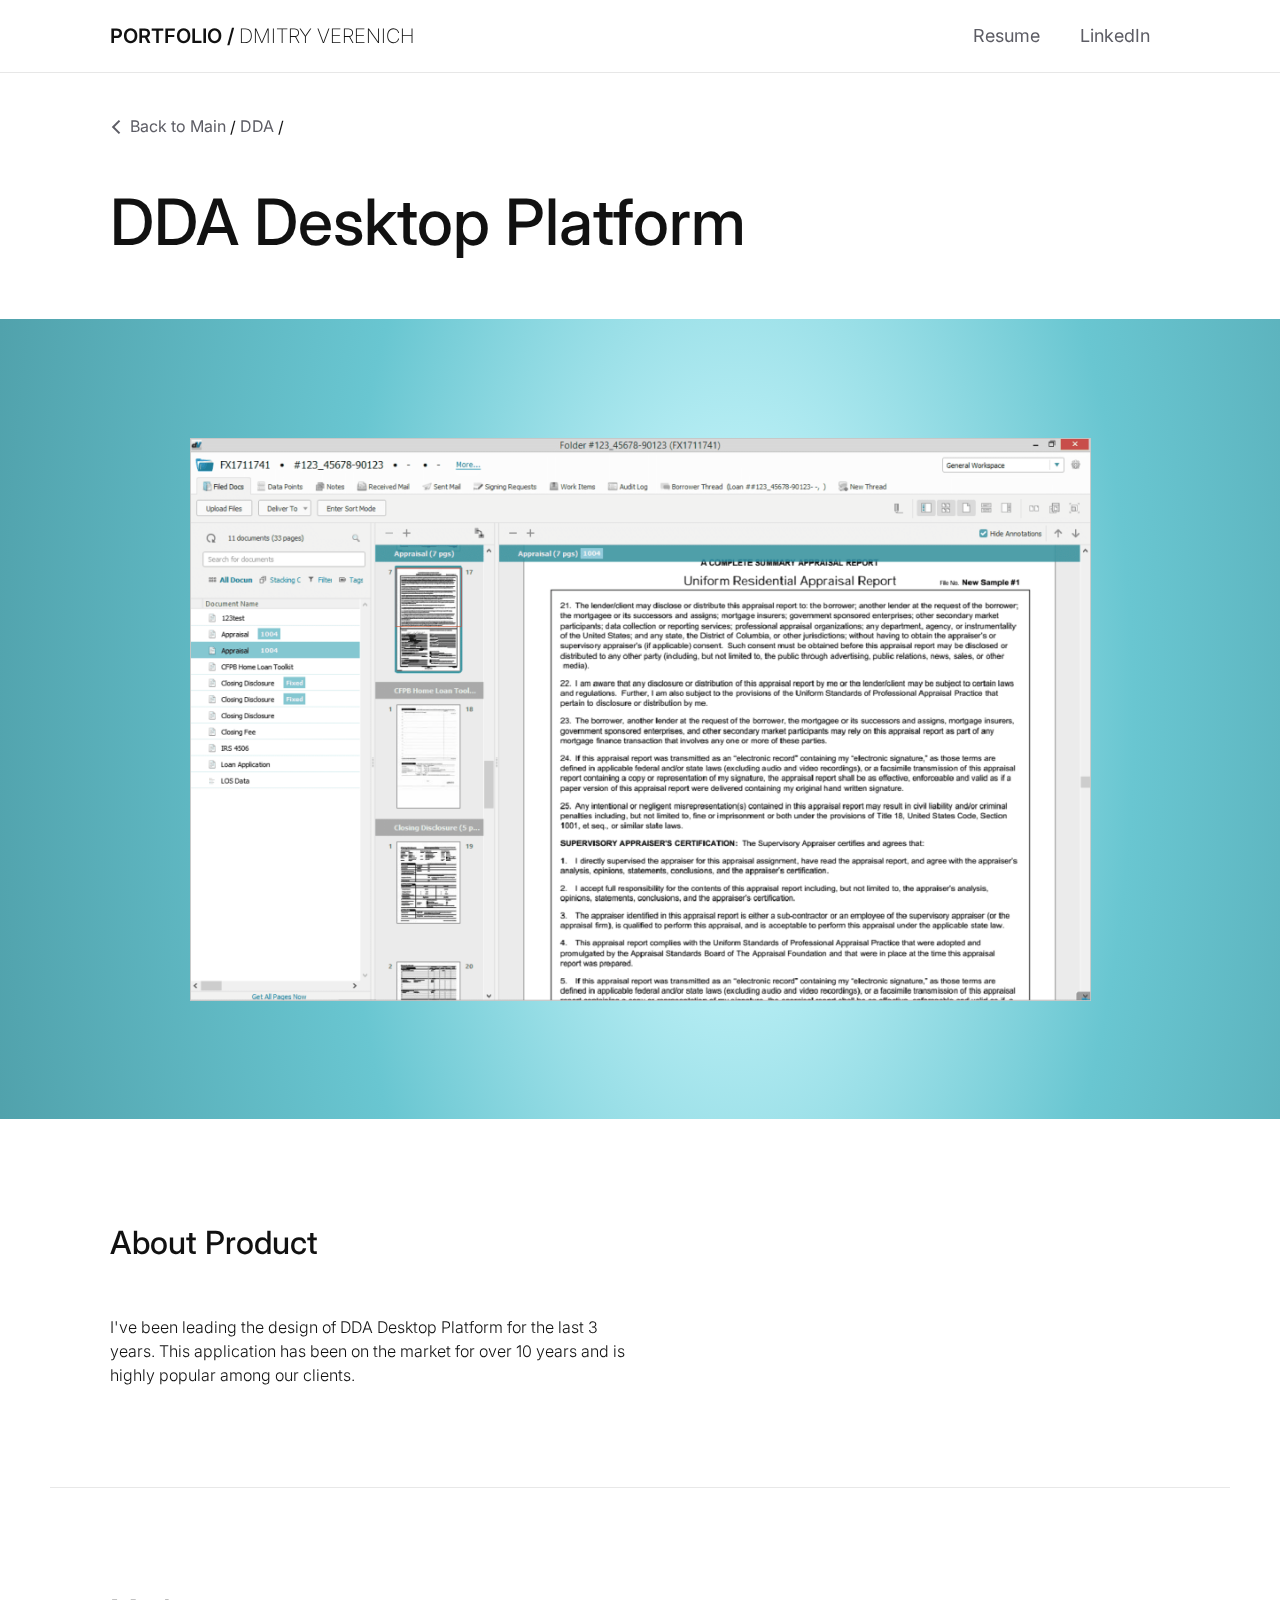
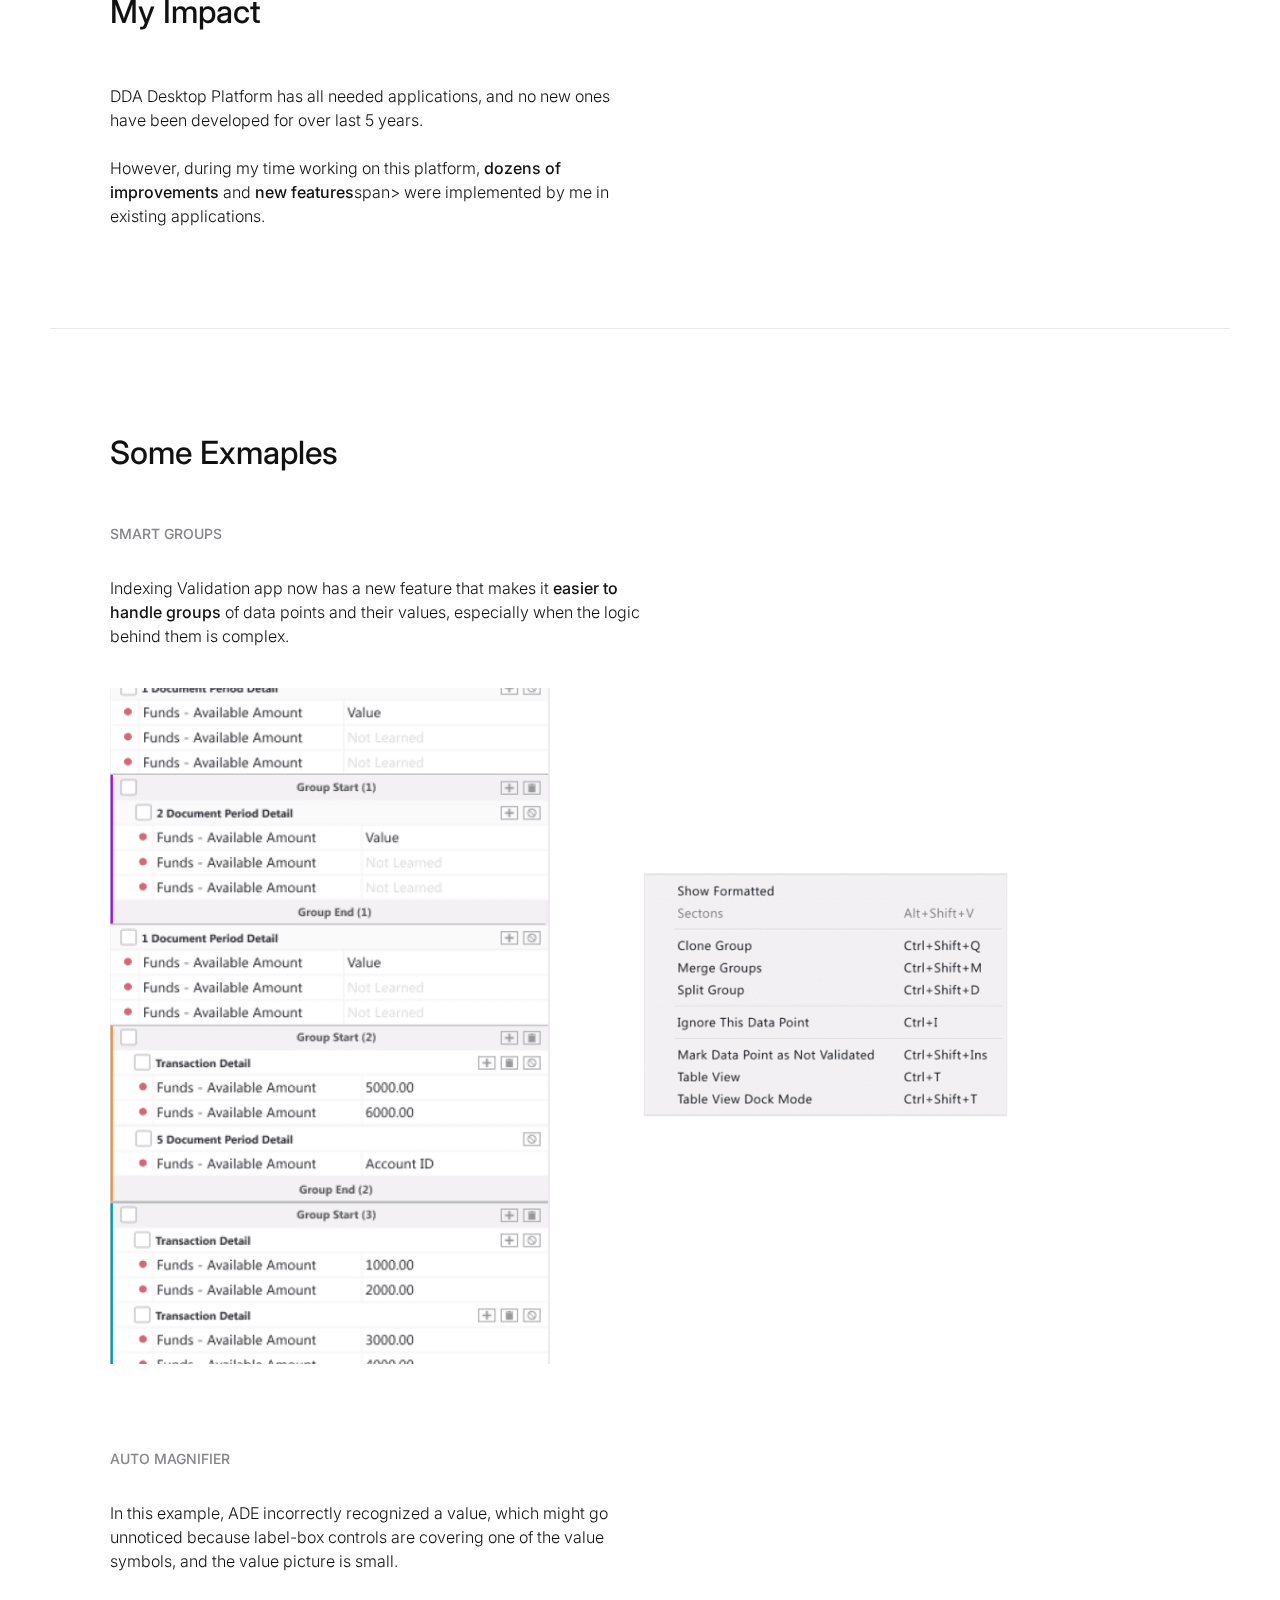
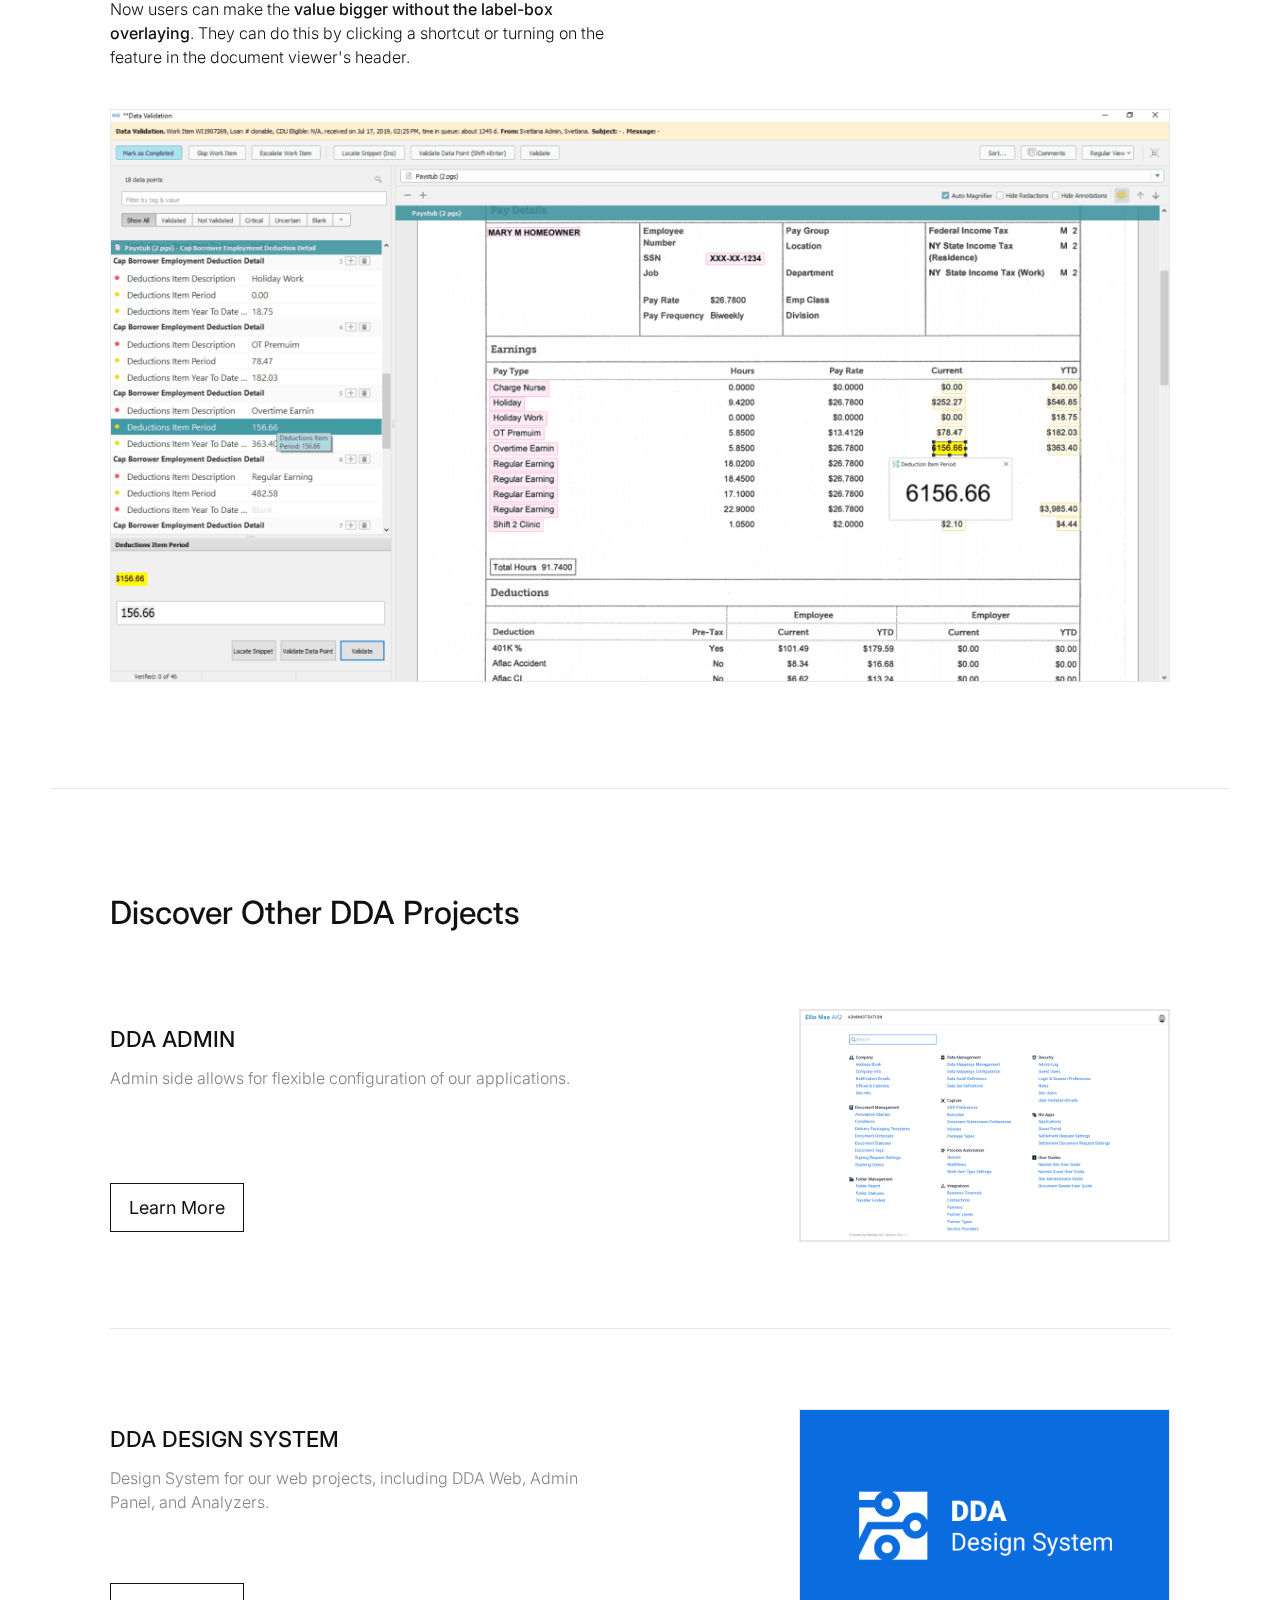
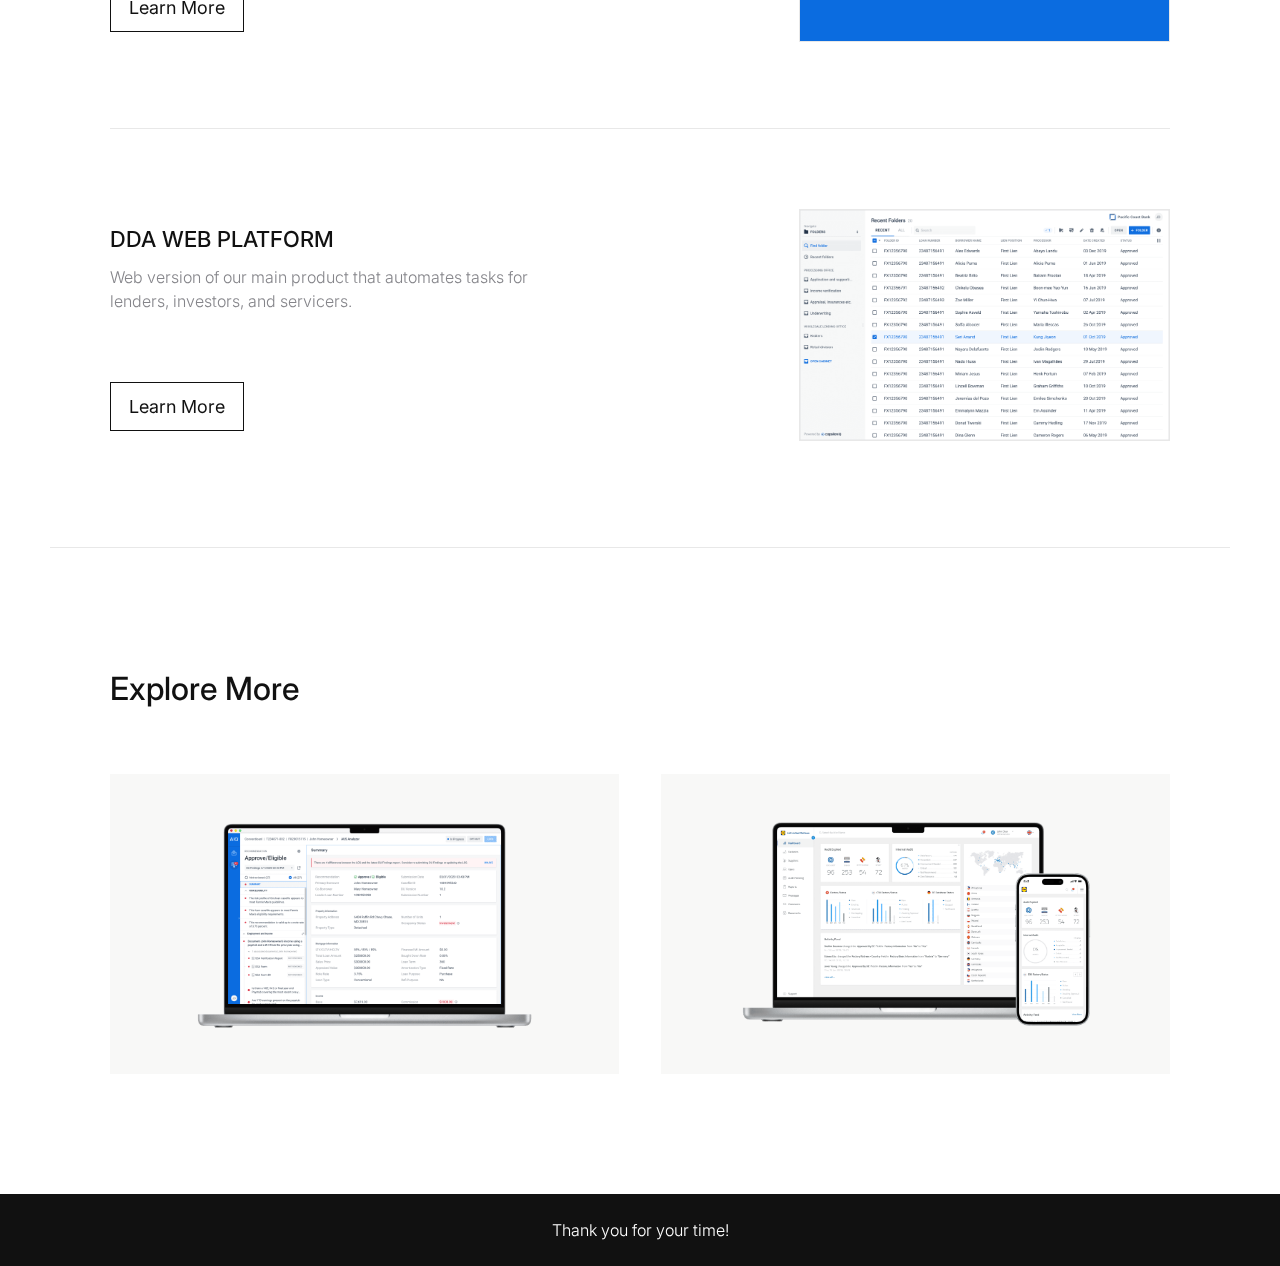
<file: dda-projects/desktop.html>
<!DOCTYPE html>
<html lang="en">
  <head>
    <meta charset="UTF-8" />
    <meta name="robots" content="noindex, nofollow" />
    <title>DDA Desktop Platform</title>
    <link href="../img/favicon.ico" rel="icon" type="image/x-icon" />
    <meta name="viewport" content="width=device-width, initial-scale=1.0" />

    <link rel="stylesheet" href="../css/product.css" />
    <link rel="stylesheet" href="../css/responsive.css" />
    <script src="//cdnjs.cloudflare.com/ajax/libs/jquery/2.1.3/jquery.min.js"></script>
    <script src="https://unpkg.co/gsap@3/dist/gsap.min.js"></script>
    <script src="../js/main.js"></script>

    <script></script>
  </head>
  <body class="product-page dda-desktop">
    <header>
      <nav class="navbar ink-effect-3" id="link-effect-3">
        <div class="container">
          <h1 class="logo">
            <a href="../home.html">Portfolio <span>/</span></a>
          </h1>
          <ul>
            <li>
              <a
                href="../pdf/CV_Dzmitry-Viarenich_UX.pdf"
                target="_blank"
                class="btn stack"
                data-hover="Resume"
                ><span class="icon"><span class="arrow"></span></span>Resume</a
              >
            </li>
            <li>
              <a
                href="https://www.linkedin.com/in/dmitry-verenich/"
                target="_blank"
                data-hover="LinkedIn"
                >LinkedIn</a
              >
            </li>
          </ul>
        </div>
      </nav>

      <div class="product-preview">
        <div class="container">
          <div class="breadcrumbs-wrapper">
            <svg
              width="16px"
              height="24px"
              viewBox="6 0 16 24"
              fill="none"
              xmlns="http://www.w3.org/2000/svg"
            >
              <path
                d="M16.2431 6.34317L14.8288 4.92896L7.75781 12L14.8289 19.0711L16.2431 17.6569L10.5862 12L16.2431 6.34317Z"
              />
            </svg>
            <a href="../home.html" data-hover="Back&nbsp;to&nbsp;Main"
              >Back&nbsp;to&nbsp;Main</a
            >
            /
            <a href="../dda.html" data-hover="DDA">DDA</a>/
          </div>
          <h1>DDA Desktop Platform</h1>
        </div>
        <section class="wrapper aus dda-desktop">
          <div class="container product-preview-images">
            <img src="../img/dda/desktop-preview.png" alt="" />
          </div>
        </section>
      </div>
    </header>

    <main>
      <section class="product about">
        <div class="container">
          <div class="text-row">
            <h3>About Product</h3>
            <p>
              I've been leading the design of DDA Desktop Platform for the last
              3 years. This application has been on the market for over 10 years
              and is highly popular among our clients.
            </p>
          </div>
        </div>
      </section>
      <section class="product role">
        <div class="container">
          <div class="text-row">
            <h3>My Impact</h3>
            <p>
              DDA Desktop Platform has all needed applications, and no new ones
              have been developed for over last 5 years.
            </p>
            <p>
              However, during my time working on this platform,
              <span>dozens of improvements</span> and
              <span>new features</span>span> were implemented by me in existing
              applications.
            </p>
          </div>
        </div>
      </section>

      <section class="product solution">
        <div class="container">
          <div class="text-row">
            <h3>Some Exmaples</h3>
          </div>
          <div class="text-row">
            <h4>Smart Groups</h4>
            <p>
              Indexing Validation app now has a new feature that makes it
              <span>easier to handle groups</span> of data points and their
              values, especially when the logic behind them is complex.
            </p>
          </div>
          <div class="one-image-row">
            <img class="no-border" src="../img/dda/d-groups.png" alt="" />
          </div>
          <div class="text-row">
            <h4>Auto Magnifier</h4>
            <p>
              In this example, ADE incorrectly recognized a value, which might
              go unnoticed because label-box controls are covering one of the
              value symbols, and the value picture is small.
            </p>
            <p>
              Now users can make the
              <span> value bigger without the label-box overlaying</span>. They
              can do this by clicking a shortcut or turning on the feature in
              the document viewer's header.
            </p>
          </div>
          <div class="one-image-row no-margin-bottom">
            <img src="../img/dda/d-mgnifier.png" alt="" />
          </div>
        </div>
      </section>

      <section class="product projects">
        <div class="container">
          <div class="text-row">
            <h3>Discover Other DDA Projects</h3>
          </div>
          <div>
            <div class="project">
              <div class="info">
                <div>
                  <h4>DDA Admin</h4>
                  <p>
                    Admin side allows for flexible configuration of our
                    applications.
                  </p>
                </div>

                <a href="../dda-projects/admin.html" class="btn btn-swipe"
                  >Learn More</a
                >
              </div>
              <div class="preview">
                <img src="../img/dda/admin-preview.png" alt="" />
              </div>
            </div>
            <div class="project">
              <div class="info">
                <div>
                  <h4>DDA Design system</h4>
                  <p>
                    Design System for our web projects, including DDA Web, Admin
                    Panel, and Analyzers.
                  </p>
                </div>

                <a
                  href="../dda-projects/designsystem.html"
                  class="btn btn-swipe"
                  >Learn More</a
                >
              </div>
              <div class="preview">
                <img src="../img/dda/ds-preview.png" alt="" />
              </div>
            </div>
            <div class="project">
              <div class="info">
                <div>
                  <h4>DDA Web Platform</h4>
                  <p>
                    Web version of our main product that automates tasks for
                    lenders, investors, and servicers.
                  </p>
                </div>

                <a href="../dda-projects/web.html" class="btn btn-swipe"
                  >Learn More</a
                >
              </div>
              <div class="preview">
                <img src="../img/dda/web-preview.png" alt="" />
              </div>
            </div>
          </div>
        </div>
      </section>
    </main>
    <footer>
      <section class="discover-more">
        <div class="container">
          <h3>Explore More</h3>
          <div class="wrapper">
            <div class="card more-analyzers">
              <a href="../mortgageananlyzers.html">
                <div class="overlay">
                  <div class="user-content">
                    <div class="name">
                      <h3>Mortgage Analyzers</h3>
                      <p>Help lenders work faster and accurately</p>
                    </div>
                    <div class="arrow">
                      <img src="../img/arrow-up-linear.svg" alt="" />
                    </div>
                  </div>
                </div>
              </a>
              <div class="user-content show-on-mobile">
                <a href="../mortgageananlyzers.html">
                  <div class="name">
                    <h3>Mortgage Analyzers</h3>
                    <p>Help lenders work faster and accurately</p>
                  </div>

                  <svg
                    class="arrow"
                    xmlns="http://www.w3.org/2000/svg"
                    width="32"
                    height="32"
                    viewBox="0 0 32 32"
                    fill="none"
                  >
                    <path
                      d="M8.45765 23.5426L23.5426 8.45764M23.5426 8.45764V19.7713M23.5426 8.45764H12.2289"
                      stroke-width="1.5"
                      stroke-linecap="round"
                      stroke-linejoin="round"
                    />
                  </svg>
                </a>
              </div>
            </div>
            <div class="card more-lup">
              <a href="../lup.html">
                <div class="overlay">
                  <div class="user-content">
                    <div class="name">
                      <h3>LIDL Unified Platform</h3>
                      <p>Check if suppliers are following the laws and rules</p>
                    </div>
                    <div class="arrow">
                      <img src="../img/arrow-up-linear.svg" alt="" />
                    </div>
                  </div>
                </div>
              </a>
              <div class="user-content show-on-mobile">
                <a href="../lup.html">
                  <div class="name">
                    <h3>LIDL Unified Platform</h3>
                    <p>Check if suppliers are following the laws and rules</p>
                  </div>

                  <svg
                    class="arrow"
                    xmlns="http://www.w3.org/2000/svg"
                    width="32"
                    height="32"
                    viewBox="0 0 32 32"
                    fill="none"
                  >
                    <path
                      d="M8.45765 23.5426L23.5426 8.45764M23.5426 8.45764V19.7713M23.5426 8.45764H12.2289"
                      stroke-width="1.5"
                      stroke-linecap="round"
                      stroke-linejoin="round"
                    />
                  </svg>
                </a>
              </div>
            </div>
          </div>
        </div>
      </section>
      <section class="very-bottom">
        <div class="container">
          <p>Thank you for your time!</p>
        </div>
      </section>
    </footer>
  </body>
</html>
</file>
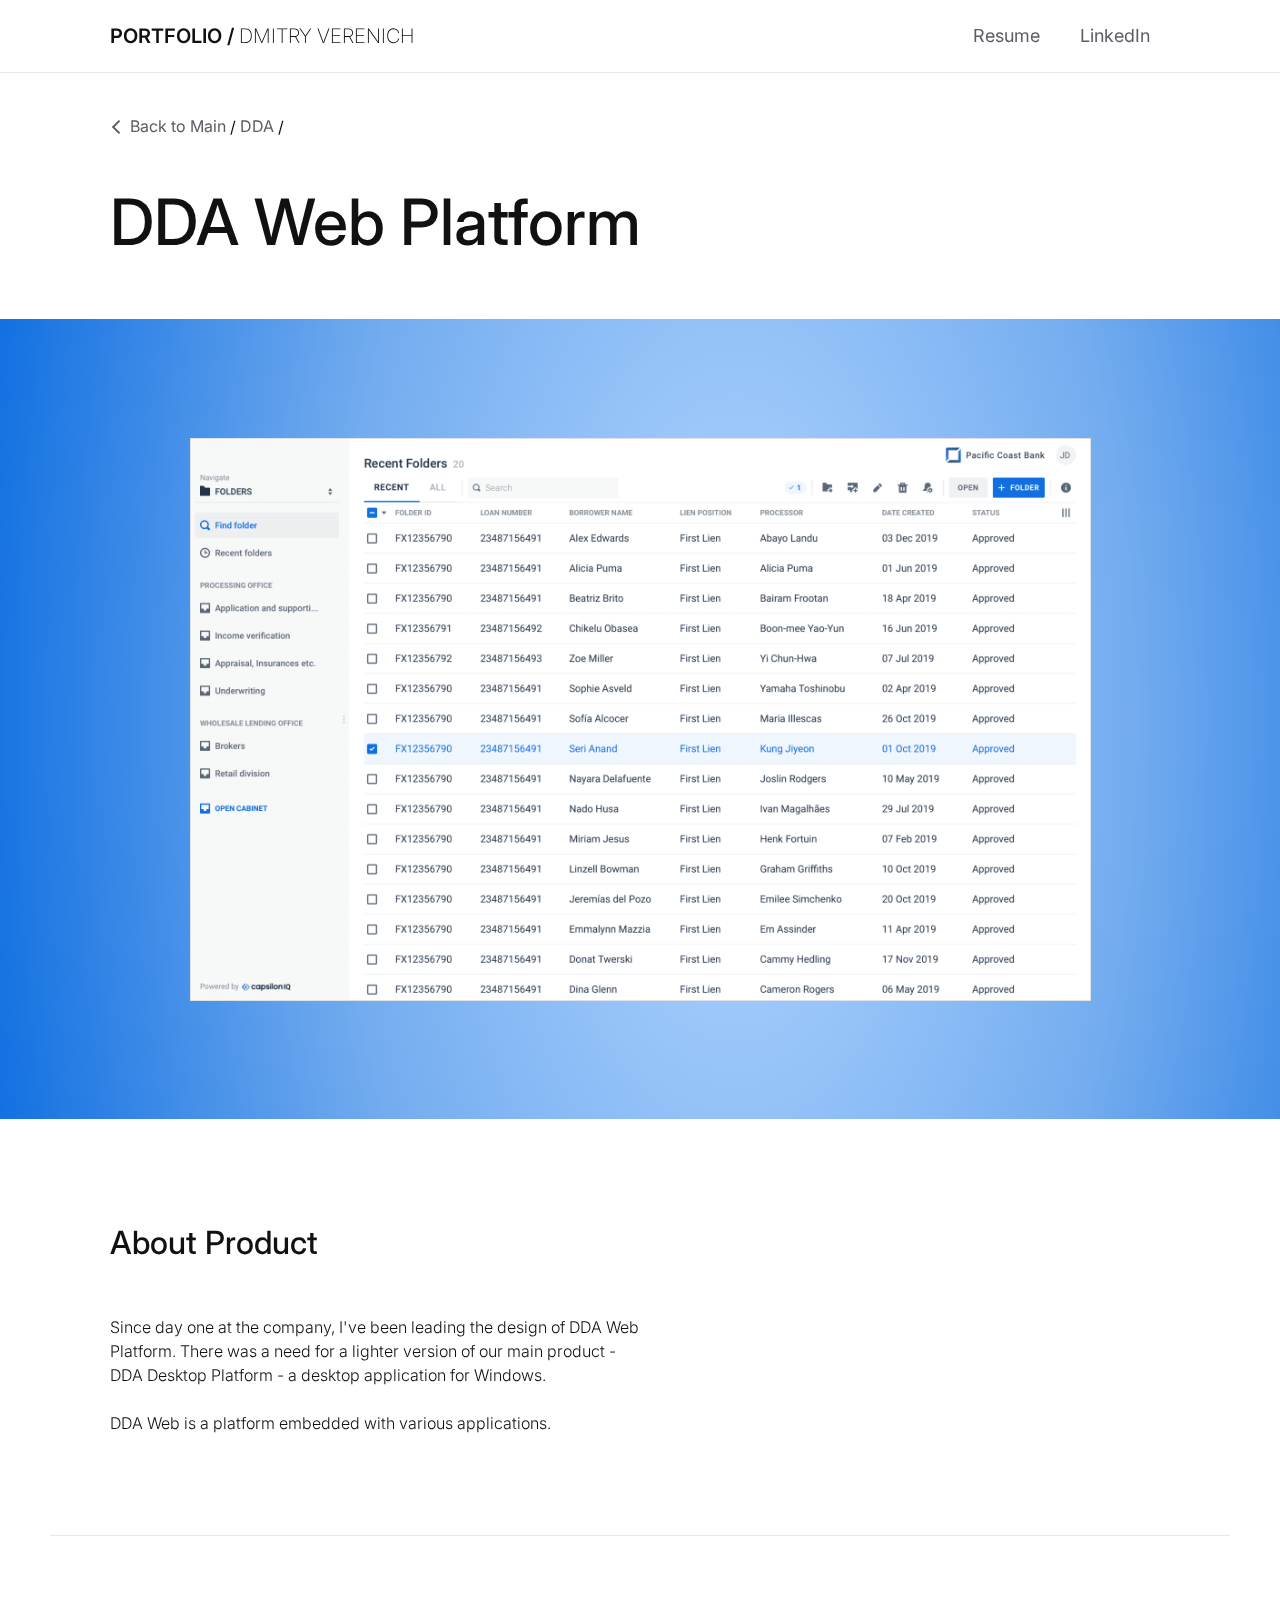
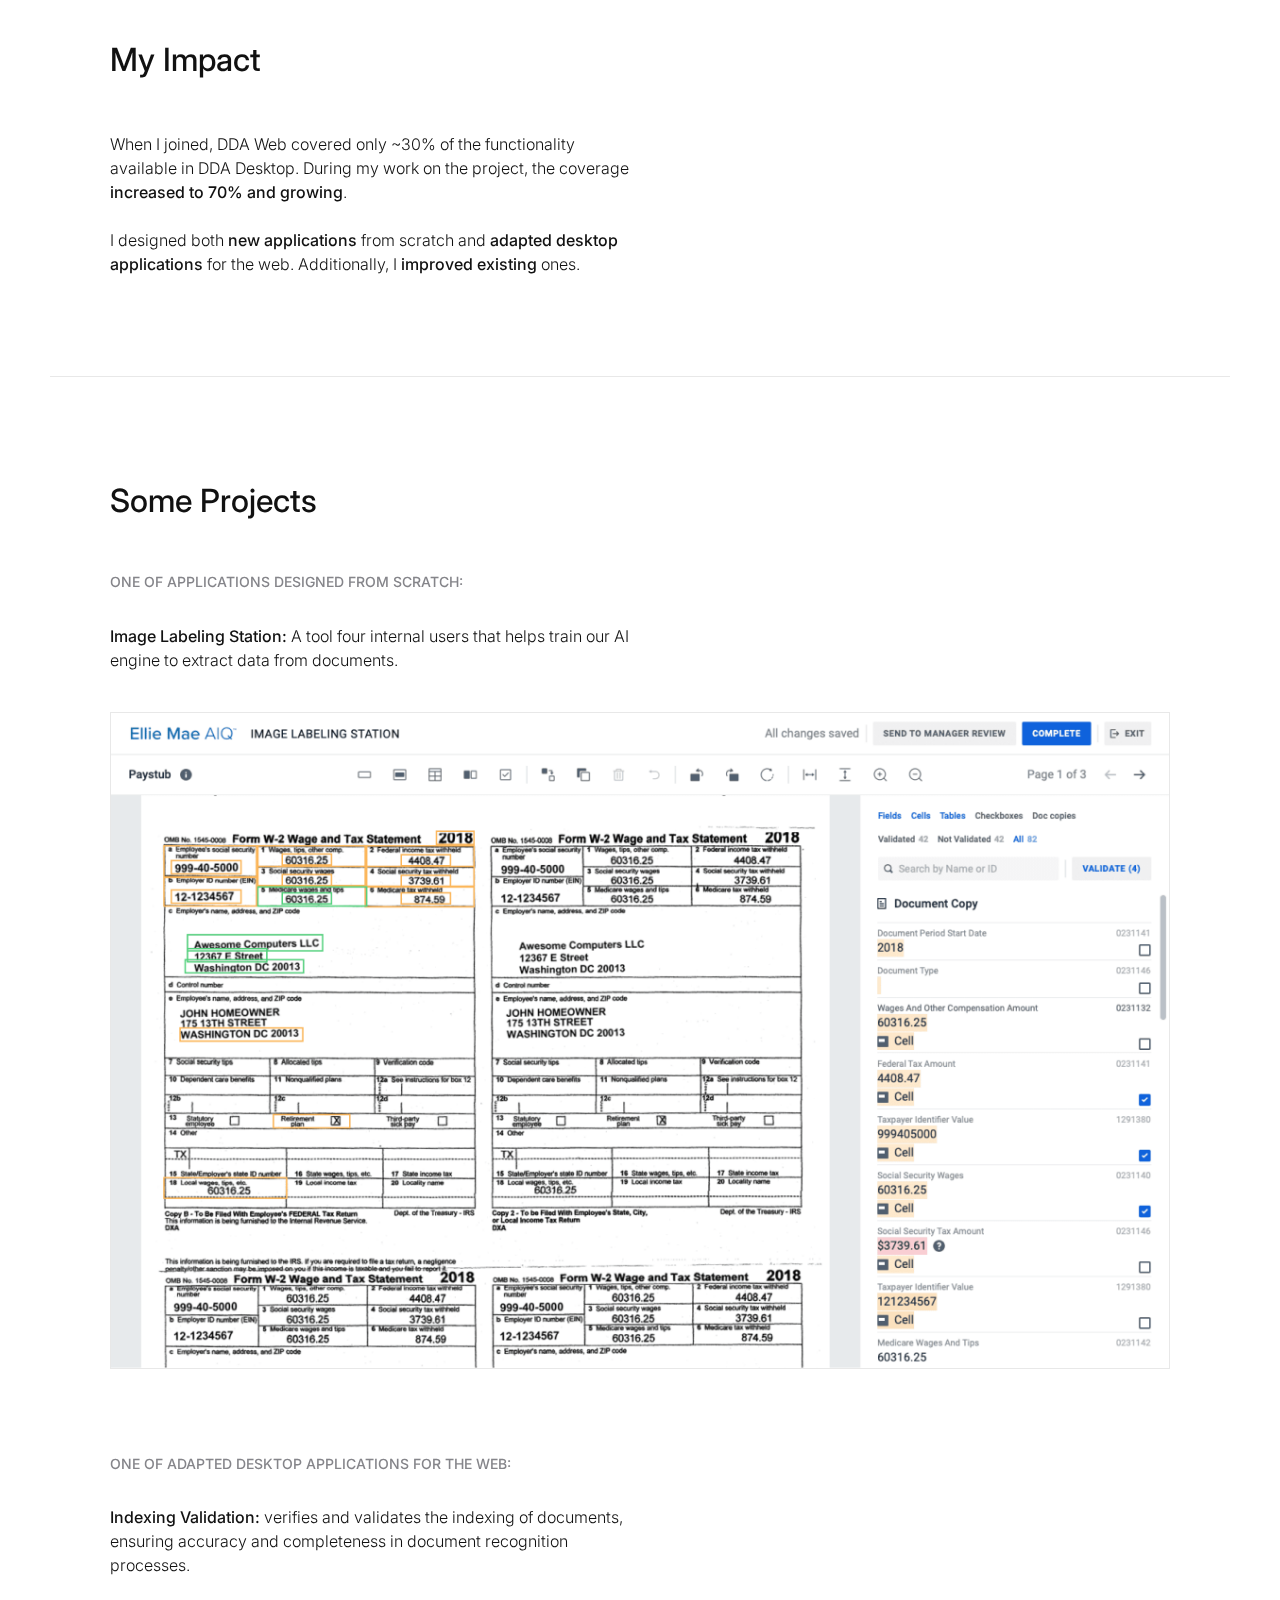
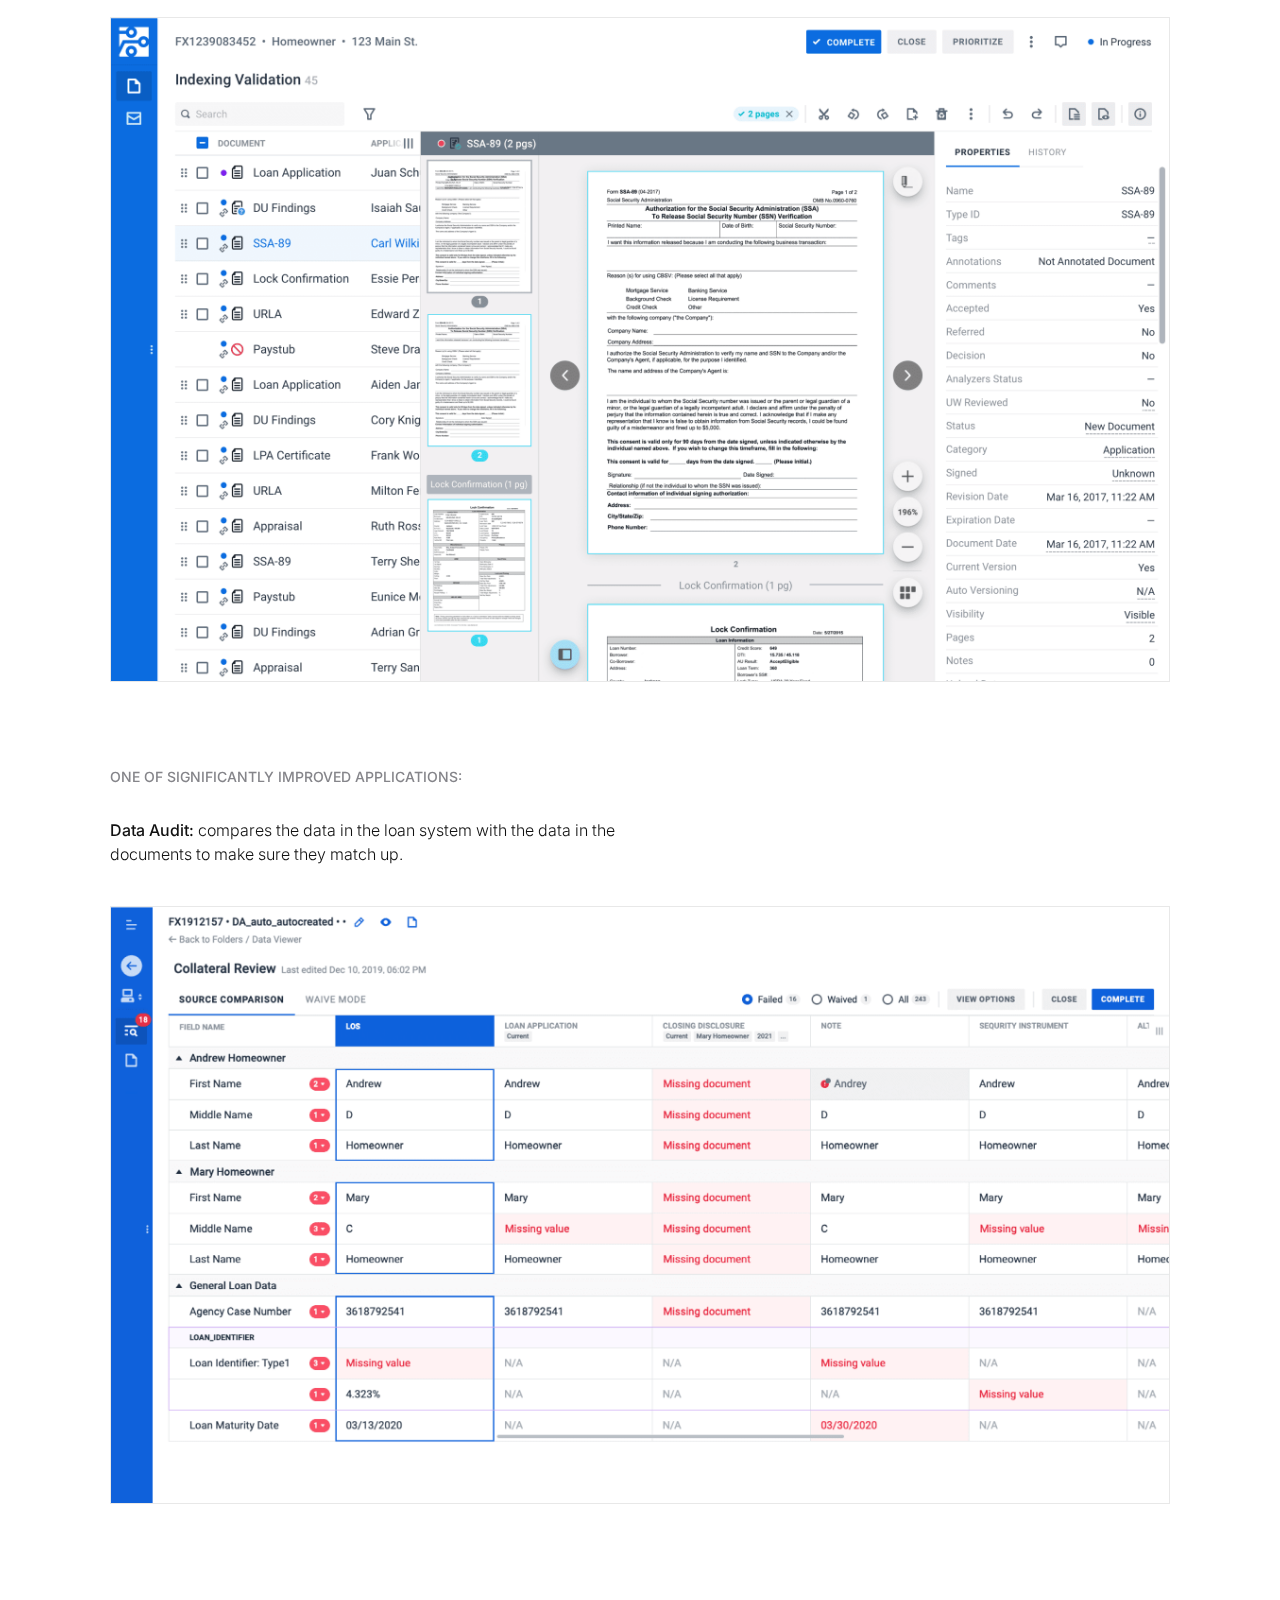
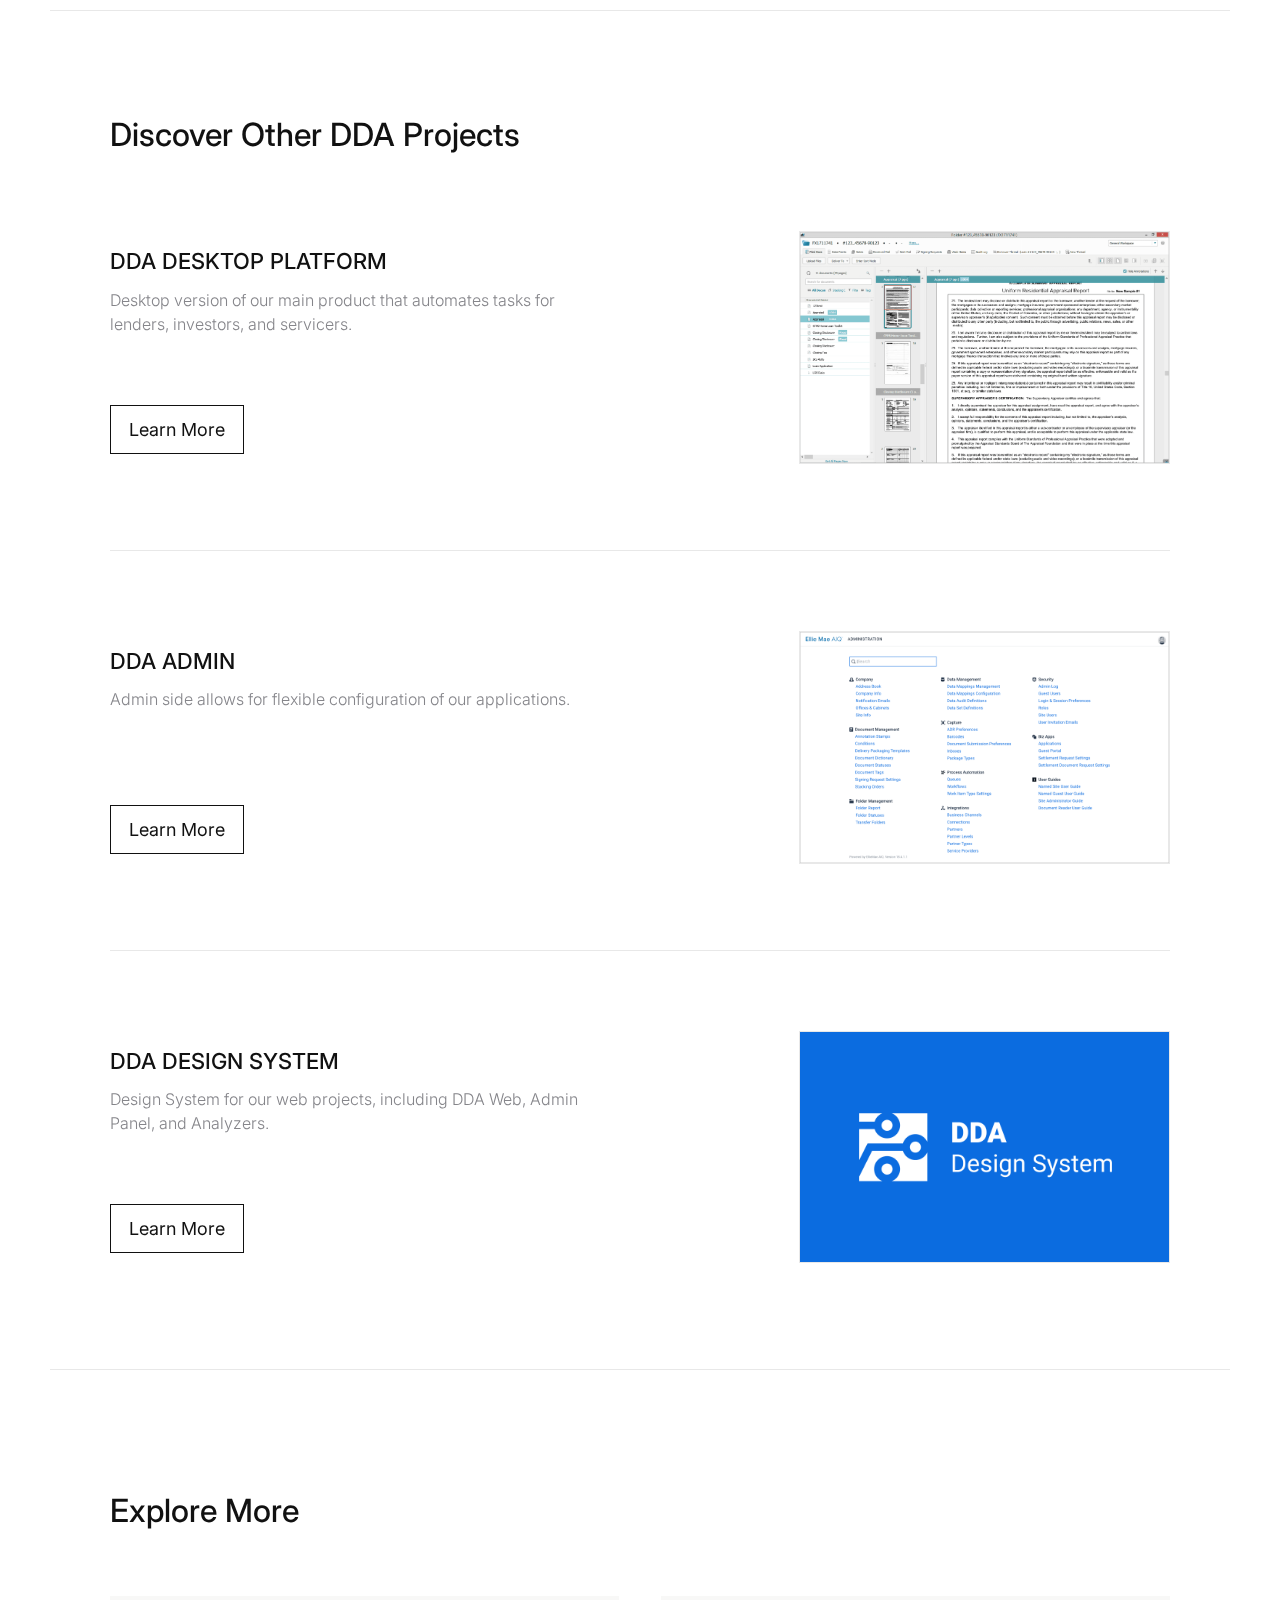
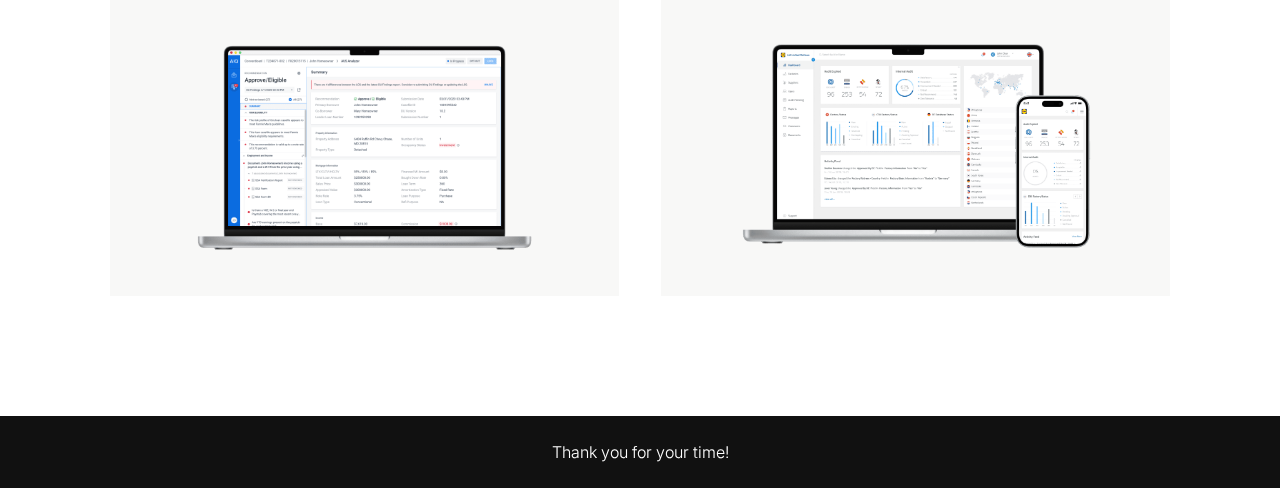
<file: dda-projects/web.html>
<!DOCTYPE html>
<html lang="en">
  <head>
    <meta charset="UTF-8" />
    <meta name="robots" content="noindex, nofollow" />
    <title>DDA Web Platform</title>
    <link href="../img/favicon.ico" rel="icon" type="image/x-icon" />
    <meta name="viewport" content="width=device-width, initial-scale=1.0" />

    <link rel="stylesheet" href="../css/product.css" />
    <link rel="stylesheet" href="../css/responsive.css" />
    <script src="//cdnjs.cloudflare.com/ajax/libs/jquery/2.1.3/jquery.min.js"></script>
    <script src="https://unpkg.co/gsap@3/dist/gsap.min.js"></script>
    <script src="../js/main.js"></script>

    <script></script>
  </head>
  <body class="product-page dda-web">
    <header>
      <nav class="navbar ink-effect-3" id="link-effect-3">
        <div class="container">
          <h1 class="logo">
            <a href="../home.html">Portfolio <span>/</span></a>
          </h1>
          <ul>
            <li>
              <a
                href="../pdf/CV_Dzmitry-Viarenich_UX.pdf"
                target="_blank"
                class="btn stack"
                data-hover="Resume"
                ><span class="icon"><span class="arrow"></span></span>Resume</a
              >
            </li>
            <li>
              <a
                href="https://www.linkedin.com/in/dmitry-verenich/"
                target="_blank"
                data-hover="LinkedIn"
                >LinkedIn</a
              >
            </li>
          </ul>
        </div>
      </nav>

      <div class="product-preview">
        <div class="container">
          <div class="breadcrumbs-wrapper">
            <svg
              width="16px"
              height="24px"
              viewBox="6 0 16 24"
              fill="none"
              xmlns="http://www.w3.org/2000/svg"
            >
              <path
                d="M16.2431 6.34317L14.8288 4.92896L7.75781 12L14.8289 19.0711L16.2431 17.6569L10.5862 12L16.2431 6.34317Z"
              />
            </svg>
            <a href="../home.html" data-hover="Back&nbsp;to&nbsp;Main"
              >Back&nbsp;to&nbsp;Main</a
            >
            /
            <a href="../dda.html" data-hover="DDA">DDA</a>/
          </div>
          <h1>DDA Web Platform</h1>
        </div>
        <section class="wrapper aus dda-web">
          <div class="container product-preview-images">
            <img src="../img/dda/web-preview.png" alt="" />
          </div>
        </section>
      </div>
    </header>

    <main>
      <section class="product about">
        <div class="container">
          <div class="text-row">
            <h3>About Product</h3>
            <p>
              Since day one at the company, I've been leading the design of DDA
              Web Platform. There was a need for a lighter version of our main
              product - DDA Desktop Platform - a desktop application for
              Windows.
            </p>
            <p>DDA Web is a platform embedded with various applications.</p>
          </div>
        </div>
      </section>
      <section class="product role">
        <div class="container">
          <div class="text-row">
            <h3>My Impact</h3>
            <p>
              When I joined, DDA Web covered only ~30% of the functionality
              available in DDA Desktop. During my work on the project, the
              coverage <span>increased to 70% and growing</span>.
            </p>
            <p>
              I designed both <span>new applications</span> from scratch and
              <span>adapted desktop applications</span> for the web.
              Additionally, I <span>improved existing</span> ones.
            </p>
          </div>
        </div>
      </section>

      <section class="product solution">
        <div class="container">
          <div class="text-row">
            <h3>Some Projects</h3>
          </div>
          <div class="text-row">
            <h4>One of applications designed from scratch:</h4>
            <p>
              <span>Image Labeling Station:</span> A tool four internal users
              that helps train our AI engine to extract data from documents.
            </p>
          </div>
          <div class="one-image-row">
            <img src="../img/dda/ils.png" alt="" />
          </div>
          <div class="text-row">
            <h4>One of adapted desktop applications for the web:</h4>
            <p>
              <span>Indexing Validation:</span> verifies and validates the
              indexing of documents, ensuring accuracy and completeness in
              document recognition processes.
            </p>
          </div>
          <div class="one-image-row">
            <img src="../img/dda/indexing.png" alt="" />
          </div>
          <div class="text-row">
            <h4>One of significantly improved applications:</h4>
            <p>
              <span>Data Audit:</span> compares the data in the loan system with
              the data in the documents to make sure they match up.
            </p>
          </div>
          <div class="one-image-row no-margin-bottom">
            <img src="../img/dda/data-autid.png" alt="" />
          </div>
        </div>
      </section>

      <section class="product projects">
        <div class="container">
          <div class="text-row">
            <h3>Discover Other DDA Projects</h3>
          </div>
          <div>
            <div class="project">
              <div class="info">
                <div>
                  <h4>DDA Desktop Platform</h4>
                  <p>
                    Desktop version of our main product that automates tasks for
                    lenders, investors, and servicers.
                  </p>
                </div>

                <a href="../dda-projects/desktop.html" class="btn btn-swipe"
                  >Learn More</a
                >
              </div>
              <div class="preview">
                <img src="../img/dda/desktop-preview.png" alt="" />
              </div>
            </div>
            <div class="project">
              <div class="info">
                <div>
                  <h4>DDA Admin</h4>
                  <p>
                    Admin side allows for flexible configuration of our
                    applications.
                  </p>
                </div>

                <a href="../dda-projects/admin.html" class="btn btn-swipe"
                  >Learn More</a
                >
              </div>
              <div class="preview">
                <img src="../img/dda/admin-preview.png" alt="" />
              </div>
            </div>
            <div class="project">
              <div class="info">
                <div>
                  <h4>DDA Design system</h4>
                  <p>
                    Design System for our web projects, including DDA Web, Admin
                    Panel, and Analyzers.
                  </p>
                </div>

                <a
                  href="../dda-projects/designsystem.html"
                  class="btn btn-swipe"
                  >Learn More</a
                >
              </div>
              <div class="preview">
                <img src="../img/dda/ds-preview.png" alt="" />
              </div>
            </div>
          </div>
        </div>
      </section>
    </main>
    <footer>
      <section class="discover-more">
        <div class="container">
          <h3>Explore More</h3>
          <div class="wrapper">
            <div class="card more-analyzers">
              <a href="../mortgageananlyzers.html">
                <div class="overlay">
                  <div class="user-content">
                    <div class="name">
                      <h3>Mortgage Analyzers</h3>
                      <p>Help lenders work faster and accurately</p>
                    </div>
                    <div class="arrow">
                      <img src="../img/arrow-up-linear.svg" alt="" />
                    </div>
                  </div>
                </div>
              </a>
              <div class="user-content show-on-mobile">
                <a href="../mortgageananlyzers.html">
                  <div class="name">
                    <h3>Mortgage Analyzers</h3>
                    <p>Help lenders work faster and accurately</p>
                  </div>

                  <svg
                    class="arrow"
                    xmlns="http://www.w3.org/2000/svg"
                    width="32"
                    height="32"
                    viewBox="0 0 32 32"
                    fill="none"
                  >
                    <path
                      d="M8.45765 23.5426L23.5426 8.45764M23.5426 8.45764V19.7713M23.5426 8.45764H12.2289"
                      stroke-width="1.5"
                      stroke-linecap="round"
                      stroke-linejoin="round"
                    />
                  </svg>
                </a>
              </div>
            </div>
            <div class="card more-lup">
              <a href="../lup.html">
                <div class="overlay">
                  <div class="user-content">
                    <div class="name">
                      <h3>LIDL Unified Platform</h3>
                      <p>Check if suppliers are following the laws and rules</p>
                    </div>
                    <div class="arrow">
                      <img src="../img/arrow-up-linear.svg" alt="" />
                    </div>
                  </div>
                </div>
              </a>
              <div class="user-content show-on-mobile">
                <a href="../lup.html">
                  <div class="name">
                    <h3>LIDL Unified Platform</h3>
                    <p>Check if suppliers are following the laws and rules</p>
                  </div>

                  <svg
                    class="arrow"
                    xmlns="http://www.w3.org/2000/svg"
                    width="32"
                    height="32"
                    viewBox="0 0 32 32"
                    fill="none"
                  >
                    <path
                      d="M8.45765 23.5426L23.5426 8.45764M23.5426 8.45764V19.7713M23.5426 8.45764H12.2289"
                      stroke-width="1.5"
                      stroke-linecap="round"
                      stroke-linejoin="round"
                    />
                  </svg>
                </a>
              </div>
            </div>
          </div>
        </div>
      </section>
      <section class="very-bottom">
        <div class="container">
          <p>Thank you for your time!</p>
        </div>
      </section>
    </footer>
  </body>
</html>
</file>
<file: css/index.css>
body {
    font-family: Arial, sans-serif;
    background-color: #f4f4f4;
}

.login-container {
    max-width: 300px;
    margin: 100px auto;
    padding: 20px;
    background: #fff;
    border-radius: 5px;
    box-shadow: 0 0 10px rgba(0,0,0,0.1);
}

h2{
    font-size: 20px;
    margin: 20px 0 30px;
}
p{
    
        text-align: center;
        color: rgb(184, 5, 5)
    
}
input[type="password"],
button {
    display: block;
    width: 100%;
    padding: 10px;
    margin: 10px 0;
    border: 1px solid #ccc;
    border-radius: 5px;
}
label{
    font-size: 12px;
    color: #595959;
}
    
button {
    margin-top: 16px;
    padding: 10px 18px;
    background: #111;
    transition: 0.2s;
    font-size: 18px;
    font-style: normal;
    font-weight: 400;
    text-decoration: none;
    color: #fff;
    border-radius: 5px;
    cursor: pointer;
}

button:hover {
    background-color: #363636;
}
</file>
<file: css/responsive.css>
@media screen and (max-width: 1320px) {
  footer .very-bottom .container {
    padding: 24px;
  }
  .main-page header .container {
    padding: 0 60px;
  }
  .main-page header nav .container {
    padding: 0 60px;
  }
  .main-page header .intro h2 {
    font-size: 54px;
  }
  .main-page header .intro p {
    font-size: 20px;
  }
  .main-page header .photo {
    padding-right: 30px;
  }
  .main-page main .container {
    padding: 0 60px;
  }
  .main-page main .case .project-preview a {
    background-size: auto 75%;
  }
  .case-page header .container {
    padding: 0 60px;
  }
  .case-page .case.problem .container .case-row {
    margin-bottom: 24px;
  }
  .case-page .case-page-preview > .container {
    padding: 40px 60px 56px;
  }
  .case-page .case .container {
    padding: 100px 60px;
  }
  .case-page .case .container .case-single-row p {
    width: 55%;
    max-width: 85%;
  }
  .case-page .case .container .case-row .right {
    width: 50%;
  }
  .case-page .case .container .case-row .right .popup {
    width: 70%;
  }
  .case-page .case .container .case-row .left {
    width: 45%;
  }
  .case-page footer .discover-more .container {
    padding: 100px 60px;
  }
}
@media screen and (max-width: 1025px) {
  footer .very-bottom .container {
    padding: 18px;
    font-size: 14px;
  }
  .main-page header .container {
    padding: 0 40px;
  }
  .main-page header .photo .portrait-line {
    zoom: 0.8;
  }
  .main-page header nav .container {
    padding: 0 40px;
  }
  .main-page header .intro {
    min-height: 360px;
  }
  .main-page header .intro h2 {
    font-size: 42px;
  }
  .main-page header .intro p {
    font-size: 16px;
  }
  .main-page header .photo {
    padding-right: 20px;
  }
  .main-page main .container {
    padding: 0 40px;
  }
  .main-page main .case {
    padding: 80px 0;
  }
  .main-page main .case .project-intro {
    display: flex;
    flex-flow: column;
    justify-content: space-between;
    align-items: flex-start;
    min-height: 100%;
    width: 46%;
  }
  .main-page main .case h3 {
    font-size: 22px;
  }
  .main-page main .case p {
    font-size: 15px;
  }
  .main-page main .case .chips {
    width: 100%;
  }
  .main-page main .case .chips span {
    padding: 2px 8px;
    margin: 0 6px 6px 0;
    font-size: 14px;
  }
  .main-page main .case .btn {
    padding: 8px 14px;
    font-size: 16px;
  }
  .main-page main .case .project-preview {
    width: 50%;
    height: 290px;
  }
  .main-page main .case .project-preview a {
    background-size: auto 70%;
  }
  .main-page main .case .project-preview .arrow {
    right: 24px;
    top: 24px;
  }
  .main-page main .case .project-preview .arrow img {
    width: 32px;
    height: 32px;
  }
  .case-page header .container {
    padding: 0 40px;
  }
  .case-page .case-page-preview h1 {
    font-size: 56px;
  }
  .case-page .case-page-preview .breadcrumbs-wrapper {
    margin-bottom: 24px;
  }
  .case-page .case-page-preview .preview-images img {
    zoom: 0.4;
  }
  .case-page .case-page-preview .wrapper {
    height: 620px;
  }
  .case-page .case-page-preview .case-single-row p {
    max-width: 70%;
  }
  .case-page .case-page-preview .container {
    padding: 40px 40px;
  }
  .case-page .case .container {
    padding: 80px 40px;
  }
  .case-page .case .container h4 {
    margin-top: 0;
  }
  .case-page .case .container .case-row .right.image-container .popup-content .description p {
    font-size: 14px;
  }
  .case-page .case .container p,
  .case-page .case .container .case-single-row p,
  .case-page .case .case.problem .container ul {
    font-size: 15px;
  }
  .case-page .case .container .case-single-row p {
    width: 65%;
  }
  .case-page .case .full-w-banner.videos .right,
  .case-page .case .full-w-banner.videos .left {
    padding: 60px 24px;
  }
  .case-page .case .full-w-banner.videos .media-content {
    max-width: 80%;
  }
  .case-page footer .discover-more .container {
    padding: 80px 60px;
  }
  .case-page footer .container h3 {
    font-size: 28px;
    margin: 0 0 48px 0;
  }
  .case-page footer .container .wrapper .card {
    height: 260px;
  }
  .case-page footer .container .wrapper .card a {
    background-size: auto 70%;
  }
  .case-page footer .container .wrapper .card .name {
    bottom: 20px;
    left: 24px;
  }
  .case-page footer .container .wrapper .card .arrow {
    right: 20px;
    top: 20px;
  }
  .case-page footer .very-bottom .container p {
    font-size: 14px;
  }
}
@media screen and (max-width: 769px) {
  .main-page header .photo .portrait-line {
    zoom: 0.9;
    margin-top: 30px;
  }
  .main-page header .navbar .logo {
    font-size: 18px;
    text-wrap: nowrap;
  }
  .main-page header .navbar ul li a {
    margin: 0 0 0 24px;
    font-size: 16px;
  }
  .main-page header .navbar ul li:nth-last-child(2) a {
    margin: 0;
  }
  .main-page header .hero {
    justify-content: center;
    flex-direction: column;
  }
  .main-page header .intro {
    min-height: auto;
    text-align: center;
    align-items: center;
  }
  .main-page header .intro h2 {
    font-size: 48px;
  }
  .main-page header .intro p {
    font-size: 18px;
  }
  .main-page header .photo {
    padding-right: 20px;
  }
  .main-page main .case {
    flex-direction: column-reverse;
  }
  .main-page main .case .project-intro {
    display: flex;
    flex-flow: column;
    justify-content: space-between;
    align-items: flex-start;
    min-height: auto;
    width: 100%;
  }
  .main-page main .case .project-intro > div {
    max-width: 78%;
  }
  .main-page main .case h3 {
    font-size: 22px;
  }
  .main-page main .case p {
    font-size: 15px;
  }
  .main-page main .case .btn {
    min-width: 102px;
    margin-right: 0;
    width: 200px;
    margin-top: 24px;
    text-align: center;
  }
  .main-page main .case .chips {
    margin-top: 12px;
  }
  .main-page main .case .project-preview {
    width: 100%;
    height: 320px;
    margin-bottom: 30px;
  }
  .main-page main .case .project-preview a {
    background-size: auto 85%;
  }
  .main-page .case .btn.btn-swipe:hover {
    box-shadow: inset 200px 0 0 0 #111111;
    color: #fff;
  }
  .case-page header .navbar .logo {
    font-size: 18px;
    text-wrap: nowrap;
  }
  .case-page header .navbar ul li a {
    margin: 0 0 0 24px;
    font-size: 16px;
  }
  .case-page header .navbar ul li:nth-last-child(2) a {
    margin: 0;
  }
  .case-page .case-page-preview .wrapper {
    height: 520px;
  }
  .case-page .case-page-preview h1 {
    font-size: 48px;
  }
  .case-page .case-page-preview .breadcrumbs-wrapper {
    margin-bottom: 16px;
  }
  .case-page .case-page-preview .preview-images img {
    zoom: 1;
    width: 25%;
  }
  .case-page .case-page-preview .preview-images img.center-img {
    width: 30%;
  }
  .case-page .case .container p,
  .case-page .case .container .case-single-row p, .case-page.problem .container ul {
    font-size: 16px;
    margin-bottom: 16px;
  }
  .case-page .case .container h3 {
    margin-bottom: 40px;
  }
  .case-page .case .container .case-row {
    flex-direction: column;
    justify-content: flex-start;
    align-items: flex-start;
  }
  .case-page .case .container .case-row .left {
    width: 80%;
    margin-bottom: 32px;
  }
  .case-page .case .container .case-row .right {
    width: 100%;
    pointer-events: none;
  }
  .case-page .case .container .case-row .wireframes-wrapper img {
    max-width: 240px;
    margin-right: 6%;
  }
  .case-page .case .container .case-row.character-moodboard {
    margin-bottom: 32px;
  }
  .case-page .case .container .case-single-row {
    margin-bottom: 48px;
  }
  .case-page .case .container .case-single-row p {
    width: 80%;
  }
  .case-page .case .container .case-single-row.text-only {
    margin-bottom: 40px;
  }
  .case-page .case .container .case-single-row.text-only p:nth-last-child(1) {
    margin-bottom: 0;
  }
  .case-page .case .container.final-design {
    padding-bottom: 32px;
    padding-top: 48px;
  }
  .case-page .case .container.character-uikit {
    padding-bottom: 32px;
  }
  .case-page .case .container.o-r-d-l {
    padding-bottom: 32px;
    padding-top: 48px;
  }
  .case-page .case .container.o-r-d-l .case-row {
    margin-bottom: 48px;
  }
  .case-page .case .container.o-r-d-l .text-only {
    padding-top: 8px;
  }
  .case-page .case.problem .container .case-row {
    margin-bottom: 48px;
  }
  .case-page .case.problem .container .case-row.target-aud {
    margin-bottom: 0;
  }
  .case-page .case.research .container .case-single-row p {
    max-width: 80%;
  }
  .case-page .case .full-w-banner.videos .media-content {
    max-width: 80%;
  }
  .case-page .case.visual .full-w-banner.admin {
    padding-bottom: 32px;
  }
  .case-page footer .container .wrapper {
    flex-direction: column;
  }
  .case-page footer .container .wrapper .card {
    height: auto;
    display: flex;
    flex-direction: column;
    width: 100%;
    margin-bottom: 32px;
  }
  .case-page footer .container .wrapper .card:nth-last-child(1) {
    margin-bottom: 0;
  }
  .case-page footer .container .wrapper .card.more-innovibe {
    margin-right: 0px;
  }
  .case-page footer .container .wrapper .card.more-superdeck {
    margin-left: 0px;
  }
  .case-page footer .container .wrapper .card .overlay {
    height: 300px;
  }
  .case-page footer .container .wrapper .card .overlay:hover {
    background: transparent;
  }
  .case-page footer .container .wrapper .card:hover .user-content {
    opacity: 1;
    transition: all 0.5s ease-in-out;
  }
  .case-page footer .container .wrapper .card .user-content {
    opacity: 1;
    display: none;
  }
  .case-page footer .container .wrapper .card .user-content.show-on-mobile {
    display: block;
    background: white;
  }
  .case-page footer .container .wrapper .card .user-content.show-on-mobile a {
    background-size: auto;
    background-image: none;
    display: flex;
    justify-content: space-between;
    align-items: flex-start;
    flex-direction: row;
    width: 100%;
    height: auto;
    text-decoration: none;
    background-position: 0;
    background-repeat: no-repeat;
  }
  .case-page footer .container .wrapper .card .user-content.show-on-mobile .name {
    position: relative;
    top: 0;
    left: 0;
    padding: 20px 0;
    cursor: pointer;
  }
  .case-page footer .container .wrapper .card .user-content.show-on-mobile .name h3 {
    color: #111111;
  }
  .case-page footer .container .wrapper .card .user-content.show-on-mobile .name p {
    color: #5d5d65;
  }
  .case-page footer .container .wrapper .card .user-content.show-on-mobile svg.arrow {
    position: relative;
    width: 30px;
    height: 30px;
    right: 0;
    top: 12px;
    stroke: #111111;
  }
}
@media screen and (max-width: 560px) {
  .main-page header .container {
    padding: 0 24px;
  }
  .main-page header .photo .portrait-line {
    zoom: 0.8;
    margin-top: 16px;
  }
  .main-page header nav .container {
    padding: 0 24px;
  }
  .main-page header .navbar {
    padding: 16px 0;
  }
  .main-page header .navbar .logo {
    font-size: 18px;
    text-wrap: nowrap;
  }
  .main-page header .navbar .logo span {
    display: none;
  }
  .main-page header .navbar .logo::before {
    display: none;
  }
  .main-page header .navbar ul li a {
    margin: 0 0 0 18px;
  }
  .main-page header .navbar ul li:nth-last-child(2) a {
    margin: 0;
  }
  .main-page header .hero {
    padding: 32px 0;
  }
  .main-page header .intro h2 {
    font-size: 36px;
    font-weight: 600;
  }
  .main-page header .intro p {
    font-size: 16px;
  }
  .main-page header .photo {
    padding-right: 0;
  }
  .main-page main .container {
    padding: 0 24px;
  }
  .main-page main .case {
    padding: 64px 0;
  }
  .main-page main .case .project-intro {
    flex-flow: column;
  }
  .main-page main .case .project-intro > div {
    max-width: 100%;
  }
  .main-page main .case h3 {
    font-size: 24px;
  }
  .main-page main .case p {
    font-size: 16px;
  }
  .main-page main .case .btn {
    min-width: 102px;
    margin-top: 16px;
  }
  .main-page main .case .project-preview {
    height: 260px;
    margin-bottom: 24px;
  }
  .main-page main .case .project-preview a {
    background-size: auto 70%;
    pointer-events: none;
  }
  .case-page header nav .container {
    padding: 0 24px;
  }
  .case-page header .navbar {
    padding: 16px 0;
  }
  .case-page header .navbar .logo {
    font-size: 18px;
    text-wrap: nowrap;
  }
  .case-page header .navbar .logo span {
    display: none;
  }
  .case-page header .navbar .logo::before {
    display: none;
  }
  .case-page header .navbar ul li a {
    margin: 0 0 0 18px;
  }
  .case-page header .navbar ul li:nth-last-child(2) a {
    margin: 0;
  }
  .case-page .case-page-preview .preview-images {
    position: relative;
  }
  .case-page .case-page-preview .preview-images img.center-img {
    width: 38%;
  }
  .case-page .case-page-preview .preview-images img {
    width: 31%;
    position: absolute;
  }
  .case-page .case-page-preview .preview-images img:nth-last-child(1) {
    right: -10%;
  }
  .case-page .case-page-preview .preview-images img:nth-child(1) {
    left: -10%;
  }
  .case-page .case-page-preview .container {
    padding: 24px 24px;
  }
  .case-page .case-page-preview h1 {
    font-size: 40px;
  }
  .case-page .case-page-preview .breadcrumbs-wrapper {
    margin-bottom: 8px;
  }
  .case-page .case-page-preview .wrapper {
    height: 440px;
  }
  .case-page .case .container p,
  .case-page .case .container .case-single-row p, .case-page.problem .container ul {
    font-size: 15px;
    margin-bottom: 12px;
    width: 100%;
    max-width: 100%;
  }
  .case-page .case .container {
    padding: 48px 24px;
  }
  .case-page .case .container .case-row {
    margin-bottom: 48px;
  }
  .case-page .case .container .case-row ul {
    margin-bottom: 0;
    padding-left: 24px;
    font-size: 15px;
  }
  .case-page .case .container h3 {
    margin-bottom: 24px;
    font-size: 28px;
  }
  .case-page .case.problem .container .case-row ul {
    margin-bottom: 0;
    padding-left: 24px;
    font-size: 15px;
  }
  .case-page .case.problem .container .case-row ul li {
    margin-bottom: 6px;
  }
  .case-page .case.problem .container .case-row ul li:nth-last-child(1) {
    margin-bottom: 0;
  }
  .case-page footer .container h3 {
    margin: 0 0 32px 0;
  }
  .case-page footer .container .wrapper .card {
    margin-bottom: 24px;
  }
  .case-page footer .container .wrapper .card .overlay {
    height: 240px;
  }
  .case-page footer .container .wrapper .card .user-content.show-on-mobile .name {
    padding: 12px 0;
  }
  .case-page footer .discover-more .container {
    padding: 56px 24px;
  }
  .case-page .case.visual .full-w-banner {
    flex-direction: column;
  }
  .case-page .case .full-w-banner.videos .right,
  .case-page .case .full-w-banner.videos .left {
    width: 100%;
  }
  .case-page .case .full-w-banner.videos .media-content {
    max-width: 70%;
  }
  .case-page footer .container .wrapper .card .user-content.show-on-mobile svg.arrow {
    top: 8px;
  }
}
@media screen and (max-width: 431px) {
  .main-page header .container {
    padding: 0 20px;
  }
  .main-page header nav .container {
    padding: 0 20px;
  }
  .main-page header .photo .portrait-line {
    zoom: 0.8;
    margin-top: 32px;
  }
  .main-page header .navbar {
    padding: 16px 0;
  }
  .main-page header .navbar .logo {
    font-size: 18px;
    text-wrap: nowrap;
  }
  .main-page header .navbar .logo span {
    display: none;
  }
  .main-page header .navbar .logo::before {
    display: none;
  }
  .main-page header .navbar ul li a {
    margin: 0 0 0 18px;
  }
  .main-page header .navbar ul li:nth-last-child(2) a {
    margin: 0;
  }
  .main-page header .hero {
    padding: 64px 0;
  }
  .main-page header .intro {
    align-items: center;
    text-align: center;
  }
  .main-page header .intro h2 {
    font-size: 32px;
    font-weight: 600;
  }
  .main-page header .intro p {
    font-size: 16px;
    max-width: 100%;
  }
  .main-page header .photo {
    padding-right: 0;
  }
  .main-page main .container {
    padding: 0 20px;
  }
  .main-page main .case {
    padding: 52px 0;
  }
  .main-page main .case .project-intro {
    flex-flow: column;
  }
  .main-page main .case .project-intro > div {
    max-width: 100%;
  }
  .main-page main .case h3 {
    font-size: 20px;
    margin-bottom: 12px;
  }
  .main-page main .case p {
    font-size: 16px;
  }
  .main-page main .case .btn {
    min-width: 120px;
    width: 100%;
    text-align: center;
    margin-top: 20px;
    padding: 12px 14px;
  }
  .main-page main .case .btn.btn-swipe:hover {
    box-shadow: inset 420px 0 0 0 #111111;
    color: #fff;
  }
  .main-page main .case .chips {
    margin-top: 0px;
    margin-right: 8px;
  }
  .main-page main .case .project-preview {
    height: 200px;
    margin-bottom: 24px;
  }
  .main-page main .case .project-preview a {
    background-size: auto 80%;
    pointer-events: none;
  }
  .case-page .case .container .case-row .left {
    width: 100%;
  }
  .case-page .case.research .container .case-single-row p {
    max-width: 100%;
  }
  .case-page .case .container .case-row .wireframes-wrapper img {
    width: 42%;
    max-width: 50%;
  }
  .case-page .case.visual .full-w-banner {
    flex-direction: column;
  }
  .case-page .case .full-w-banner.videos .left,
  .case-page .case .full-w-banner.videos .right {
    width: 100%;
  }
  .case-page .case .full-w-banner.videos .media-content {
    max-width: 65%;
  }
  footer .container .wrapper .more-analyzers {
    margin-left: 0;
  }
  footer .container .wrapper .more-lup {
    margin-right: 0;
  }
  .case-page footer .container .wrapper .card .user-content.show-on-mobile .name {
    padding: 12px 20px 12px 0;
  }
  .case-page footer .container h3 {
    font-size: 24px;
  }
  .case-page header nav .container {
    padding: 0 20px;
  }
  .case-page .case .container {
    padding: 48px 20px;
  }
  .case-page .case-page-preview .container {
    padding: 24px 20px;
  }
  .case-page footer .discover-more .container {
    padding: 52px 20px;
  }
  .case-page .case-page-preview h1 {
    font-size: 32px;
    margin: 12px 0 8px;
  }
  .case-page .case .container h3 {
    font-size: 24px;
  }
  .case-page .case .full-w-banner.videos .media-content {
    max-width: 80%;
  }
  .case-page footer .container .wrapper .card .user-content.show-on-mobile svg.arrow {
    top: 5px;
  }
  .case-page .case .container.o-r-d-l .text-only.no-margin-bottom {
    margin-bottom: 0;
  }
}
@media screen and (max-width: 400px) {
  .main-page header .intro p {
    max-width: 92%;
  }
  .main-page main .case .btn {
    width: 100%;
  }
  .case-page .case .full-w-banner.videos .media-content {
    max-width: 80%;
  }
  .case-page footer .container .wrapper .card .user-content.show-on-mobile .name h3 {
    font-size: 16px;
  }
  footer .container .wrapper .card .name p {
    font-size: 14px;
  }
}/*# sourceMappingURL=responsive.css.map */
</file>
<file: css/product-main.css>
@charset "UTF-8";
@import url("https://fonts.googleapis.com/css2?family=Inter:wght@100;200;300;400;500;600;700;800;900&display=swap");
@import "normalize.css";
.container {
  max-width: 1180px;
  padding: 0 30px;
}

.product-main header.header-main {
  background-color: #f8f8f7;
}
.product-main header .navbar {
  padding: 24px 0;
  border-bottom: 1px solid rgba(17, 17, 17, 0.1);
}
.product-main header .navbar .container {
  display: flex;
  justify-content: space-between;
  align-items: center;
}
.product-main header .navbar .logo {
  margin: 0;
  padding: 0;
  font-size: 20px;
  font-style: normal;
  font-weight: 600;
  line-height: 100%; /* 24px */
  display: flex;
  flex-direction: row-reverse;
  text-transform: uppercase;
}
.product-main header .navbar .logo a {
  color: #111111;
  text-decoration: none;
}
.product-main header .navbar .logo::before {
  content: " DMITRY VERENICH \a";
  white-space: pre;
  opacity: 1;
  font-weight: 200;
  animation-duration: 2s;
  animation-name: letter-animation;
  animation-timing-function: ease-in;
}
@keyframes letter-animation {
  0% {
    opacity: 0;
    content: " ることのできなのすべて \a";
  }
  4% {
    opacity: 0;
    content: " いタクシーートナーム \a";
  }
  8% {
    content: " Dるこシとのできーな  \a";
  }
  12% {
    content: " DMきなーのとすーべて  \a";
  }
  16% {
    content: " DMフォートクナーのト  \a";
  }
  20% {
    content: " DMIいーとタのクシー  \a";
  }
  24% {
    content: " DMITターのーのとすべ   \a";
  }
  28% {
    content: " DMITのートーべナーす   \a";
  }
  32% {
    content: " DMITRトナなーのとナ  \a";
  }
  36% {
    content: " DMITRべのとすナーと  \a";
  }
  40% {
    content: " DMITRYとタのクシート  \a";
  }
  44% {
    content: " DMITRYーこシのきーな  \a";
  }
  48% {
    content: " DMITRY ーこシきーな \a";
  }
  52% {
    content: " DMITRY Vきクシートーな \a";
  }
  56% {
    content: " DMITRY Vのトーべナーす \a";
  }
  60% {
    content: " DMITRY VEシとのきーな \a";
  }
  64% {
    content: " DMITRY VERきのとーナ  \a";
  }
  68% {
    content: " DMITRY VEREすナーと  \a";
  }
  72% {
    content: " DMITRY VERENIクシ  \a";
  }
  76% {
    content: " DMITRY VERENICシ  \a";
  }
  80% {
    content: " DMITRY VERENICH  \a";
  }
  100% {
    opacity: 1;
    content: " DMITRY VERENICH \a";
  }
}
.product-main header .navbar ul {
  list-style-type: none;
  margin: 0;
  padding: 0;
  display: flex;
}
.product-main header .navbar ul a {
  color: #5d5d65;
  font-size: 18px;
  font-style: normal;
  font-weight: 400;
  line-height: 120%; /* 24px */
  text-decoration: none;
  padding-left: 32px;
  padding: 6px 0;
  margin: 0 20px;
  text-shadow: none;
  position: relative;
}
.product-main header .navbar ul a:active {
  color: #111111;
}
.product-main header .navbar ul a::before {
  position: absolute;
  top: 0;
  left: 0;
  overflow: hidden;
  padding: 6px 0;
  max-width: 0;
  border-bottom: 2px solid #111111;
  color: #111111;
  content: attr(data-hover);
  transition: max-width 0.4s;
}
.product-main header .navbar ul a:hover::before {
  max-width: 100%;
}
.product-main .text-row {
  padding-right: 40%;
}
.product-main .text-row.link {
  margin-top: 48px;
}
.product-main .text-row h3 {
  font-family: "Inter";
  font-style: normal;
  font-weight: 500;
  font-size: 32px;
  line-height: 130%;
  color: #111111;
  margin: 0 0 48px 0;
}
.product-main .text-row p {
  font-family: "Inter";
  font-style: normal;
  font-weight: 300;
  font-size: 16px;
  line-height: 150%;
  color: #111111;
  margin: 0 0 24px 0;
}
.product-main .text-row p:nth-last-of-type(1) {
  margin: 0;
}
.product-main .text-row p span {
  font-weight: 500;
}
.product-main .text-row h4 {
  font-family: "Inter";
  font-style: normal;
  font-weight: 500;
  font-size: 14px;
  line-height: 130%;
  text-transform: uppercase;
  color: #85858a;
  margin-top: 0;
}
.product-main .text-row a {
  color: blue;
  display: flex;
  font-size: 18px;
}
.product-main .text-row a .popout {
  display: flex;
  padding-left: 8px;
}
.product-main .text-row a:link {
  text-decoration: underline;
  color: blue;
}
.product-main .text-row a:visited {
  text-decoration: underline;
  color: blue;
}
.product-main .text-row a:hover {
  text-decoration: underline;
  color: rgb(0, 0, 121);
}
.product-main .text-row a:active {
  text-decoration: underline;
  color: blue;
}
.product-main .product-page-preview h1 {
  color: #111111;
  font-size: 64px;
  font-style: normal;
  font-weight: 500;
  line-height: 130%;
  margin: 0;
}
.product-main .product-page-preview > .container {
  display: flex;
  flex-direction: column;
  align-items: start;
  padding: 40px 30px 56px;
}
.product-main .product-page-preview .breadcrumbs-wrapper {
  display: flex;
  align-items: center;
  justify-content: flex-start;
  margin-bottom: 40px;
}
.product-main .product-page-preview .breadcrumbs-wrapper svg {
  fill: #5d5d65;
}
.product-main .product-page-preview .breadcrumbs-wrapper a {
  color: #5d5d65;
  font-size: 16px;
  font-style: normal;
  font-weight: 400;
  line-height: 120%;
  text-decoration: none;
  padding: 4px 0;
  margin: 0 4px;
  text-shadow: none;
  position: relative;
}
.product-main .product-page-preview .breadcrumbs-wrapper a:active {
  color: #111111;
}
.product-main .product-page-preview .breadcrumbs-wrapper a::before {
  position: absolute;
  top: 0;
  left: 0;
  overflow: hidden;
  padding: 4px 0;
  max-width: 0;
  border-bottom: 2px solid #111111;
  color: #111111;
  content: attr(data-hover);
  transition: max-width 0.4s;
}
.product-main .product-page-preview .breadcrumbs-wrapper a:hover::before {
  max-width: 100%;
}
.product-main .product-page-preview .wrapper {
  height: 596px;
  background: radial-gradient(83.15% 175.04% at 45.14% 126.76%, rgba(0, 136, 193, 0.9) 0%, #2fafe6 43.44%, #ade0f5 94.03%);
  overflow: hidden;
  z-index: 1;
}
.product-main .product-page-preview .product-preview-images {
  display: flex;
  align-items: center;
  justify-content: center;
  width: 100%;
  height: 100%;
}
.product-main .product-page-preview .product-preview-images img {
  max-width: 65%;
}
.product-main .product .container {
  border-bottom: 1px solid #e8e8e8;
  padding: 100px 30px;
}
.product-main .product .project {
  display: flex;
  justify-content: space-between;
  padding: 80px 0;
  border-bottom: 1px solid #e8e8e8;
}
.product-main .product .project:nth-last-of-type(1) {
  padding-bottom: 0;
  border-bottom: none;
}
.product-main .product .project .info {
  width: 60%;
  height: auto;
  padding: 16px 15% 16px 0;
  display: flex;
  flex-direction: column;
  justify-content: space-between;
  align-items: start;
}
.product-main .product .project .info h4 {
  color: #111111;
  font-size: 22px;
  font-style: normal;
  font-weight: 500;
  line-height: 130%;
  text-transform: uppercase;
  margin: 0 0 12px 0;
}
.product-main .product .project .info p {
  color: #85858a;
  font-size: 16px;
  font-style: normal;
  line-height: 150%;
  margin: 0 0 12px 0;
}
.product-main .product .project .info .btn {
  border: 1px solid #111111;
  padding: 10px 18px;
  background: transparent;
  transition: 0.4s;
  margin-right: 5px;
  font-size: 18px;
  font-style: normal;
  font-weight: 400;
  text-decoration: none;
  color: #111111;
}
.product-main .product .project .info .btn.btn-swipe:hover {
  box-shadow: inset 150px 0 0 0 #111111;
  color: #fff;
}
.product-main .product .preview {
  width: 35%;
}
.product-main .product .preview img {
  width: 100%;
  border: 1px solid #e8e8e8;
}

footer .container {
  padding: 120px 30px;
}
footer .container h3 {
  font-family: "Inter";
  font-style: normal;
  font-weight: 500;
  font-size: 32px;
  line-height: 130%;
  color: #111111;
  margin: 0 0 64px 0;
}
footer .container .wrapper {
  display: flex;
  justify-content: space-between;
  width: 100%;
}
footer .container .wrapper .card {
  height: 360px;
  background-color: #f8f8f7;
  transition: all 0.4s ease-in-out;
  overflow: hidden;
  display: flex;
  width: 48%;
}
footer .container .wrapper .card a {
  display: flex;
  width: 100%;
  height: 100%;
  background-size: auto 70%;
  background-position: center;
  background-repeat: no-repeat;
}
footer .container .wrapper .card:hover .user-content {
  opacity: 1;
  transition: all 0.5s ease-in-out;
}
footer .container .wrapper .card .user-content {
  opacity: 0;
  transition: all 0.5s ease-in-out;
  position: relative;
  height: 100%;
  width: 100%;
}
footer .container .wrapper .card .user-content.show-on-mobile {
  display: none;
}
footer .container .wrapper .card .overlay {
  height: 100%;
  width: 100%;
  transition: all 0.5s ease-in-out;
}
footer .container .wrapper .card .overlay:hover {
  background: rgba(25, 25, 23, 0.65);
  transition: all 0.5s ease-in-out;
}
footer .container .wrapper .card .name {
  position: absolute;
  bottom: 24px;
  left: 32px;
}
footer .container .wrapper .card .name h3 {
  font-family: "Inter";
  font-style: normal;
  font-weight: 500;
  font-size: 20px;
  line-height: 120%;
  text-transform: uppercase;
  color: #ffffff;
  margin: 0 0 8px 0;
}
footer .container .wrapper .card .name p {
  font-family: "Inter";
  font-style: normal;
  font-weight: 300;
  font-size: 16px;
  line-height: 150%;
  color: #ffffff;
  margin: 0;
}
footer .container .wrapper .card .arrow {
  display: flex;
  flex-direction: column;
  position: absolute;
  right: 24px;
  top: 24px;
}
footer .container .wrapper .more-gameblyo a {
  background-image: url(../img/gameblyo/gameblyo-preview.png);
}
footer .container .wrapper .more-dda a {
  background-image: url(../img/dda/dda-preview.png);
}
footer .container .wrapper .more-analyzers a {
  background-image: url(../img/analyzers/analyzers-preview.png);
}
footer .container .wrapper .more-lup a {
  background-image: url(../img/lup/lup-preview.png);
}
footer .very-bottom {
  background-color: #111;
}
footer .very-bottom .container {
  padding: 24px;
  display: flex;
  justify-content: center;
  color: #fff;
}
footer .very-bottom .container p {
  margin: 0;
}

@media screen and (max-width: 1320px) {
  .container {
    max-width: 1180px;
    padding-right: 60px;
    padding-left: 60px;
  }
  .product-main .product .container {
    border-bottom: 1px solid #e8e8e8;
    padding: 100px 60px;
  }
  .product-main .product-page-preview > .container {
    padding: 40px 60px 56px;
  }
  footer .container {
    padding: 120px 60px;
  }
  footer .container .wrapper .card {
    height: 300px;
  }
  .product-main .text-row.link {
    padding-right: 0;
  }
}
@media screen and (max-width: 1080px) {
  .product-main .product-page-preview h1 {
    font-size: 56px;
  }
  .product-main .product .preview {
    width: 40%;
  }
  .product-main .product .project .info {
    width: 55%;
    padding: 16px 7% 16px 0;
  }
}
@media screen and (max-width: 880px) {
  .container {
    padding-right: 40px;
    padding-left: 40px;
  }
  .product-main .product .container {
    border-bottom: 1px solid #e8e8e8;
    padding: 80px 40px;
  }
  .product-main .product-page-preview > .container {
    padding: 40px 40px 56px;
  }
  footer .container {
    padding: 100px 40px;
  }
  footer .container .wrapper .card {
    height: 260px;
  }
  .product-main .product-page-preview h1 {
    font-size: 48px;
  }
  .product-main .product .preview {
    width: 45%;
  }
  .product-main .product .project .info {
    width: 52%;
    padding: 8px 3% 8px 0;
  }
  .product-main .text-row {
    padding-right: 15%;
  }
  .product-main .text-row h3 {
    font-size: 32px;
    margin: 0 0 40px 0;
  }
  .product-main .product-page-preview .product-preview-images img {
    max-width: 85%;
  }
  .product-main .product-page-preview .wrapper {
    height: 500px;
  }
}
@media screen and (max-width: 769px) {
  .product-main .product-page-preview h1 {
    font-size: 48px;
  }
  .product-main .product-page-preview .product-preview-images img {
    max-width: 85%;
  }
  .product-main .product-page-preview > .container {
    padding: 40px 40px;
  }
  .product-main .product-page-preview .breadcrumbs-wrapper {
    margin-bottom: 16px;
  }
  .product-main .product-page-preview .wrapper {
    height: 450px;
  }
  footer .container {
    padding: 80px 40px;
  }
  .product-main .product .project .info h4 {
    font-size: 20px;
  }
  .product-main .product .project {
    flex-direction: column-reverse;
  }
  .product-main .product .project .info {
    width: 100%;
    padding: 8px 25% 8px 0;
  }
  .product-main .product .preview {
    width: 100%;
    margin-bottom: 24px;
  }
  .product-main .product .project .info .btn {
    width: 200px;
    text-align: center;
    margin-top: 16px;
  }
  .product-main .product .project .info .btn.btn-swipe:hover {
    box-shadow: inset 250px 0 0 0 #111111;
    color: #fff;
  }
  footer .container .wrapper {
    flex-direction: column;
  }
  footer .container .wrapper .card {
    height: auto;
    display: flex;
    flex-direction: column;
    width: 100%;
    margin-bottom: 64px;
  }
  footer .container .wrapper .card:nth-last-child(1) {
    margin-bottom: 0;
  }
  footer .container .wrapper .card.more-lup, footer .container .wrapper .card.more-analyzers, footer .container .wrapper .card.more-dda, footer .container .wrapper .card.more-gameblyo {
    margin-left: 0px;
    margin-right: 0px;
  }
  footer .container .wrapper .card .overlay {
    height: 300px;
  }
  footer .container .wrapper .card .overlay:hover {
    background: transparent;
  }
  footer .container .wrapper .card:hover .user-content {
    opacity: 1;
    transition: all 0.5s ease-in-out;
  }
  footer .container .wrapper .card .user-content {
    opacity: 1;
    display: none;
  }
  footer .container .wrapper .card .user-content.show-on-mobile {
    display: block;
    background: white;
  }
  footer .container .wrapper .card .user-content.show-on-mobile a {
    background-size: auto;
    background-image: none;
    display: flex;
    justify-content: space-between;
    align-items: center;
    flex-direction: row;
    width: 100%;
    height: auto;
    text-decoration: none;
    background-position: 0;
    background-repeat: no-repeat;
  }
  footer .container .wrapper .card .user-content.show-on-mobile .name {
    position: relative;
    top: 0;
    left: 0;
    padding: 20px 0;
    cursor: pointer;
  }
  footer .container .wrapper .card .user-content.show-on-mobile .name h3 {
    color: #111111;
  }
  footer .container .wrapper .card .user-content.show-on-mobile .name p {
    color: #5d5d65;
  }
  footer .container .wrapper .card .user-content.show-on-mobile svg.arrow {
    position: relative;
    width: 30px;
    height: 30px;
    right: 0;
    top: 0;
    stroke: #111111;
  }
  .product-main header .navbar .logo {
    font-size: 18px;
    text-wrap: nowrap;
  }
  .product-main header .navbar ul li a {
    margin: 0 0 0 24px;
    font-size: 16px;
  }
  .product-main header .navbar ul li:nth-last-child(2) a {
    margin: 0;
  }
  .product-main .text-row a .hide {
    display: none;
  }
}
@media screen and (max-width: 560px) {
  .product-main header .container {
    padding: 0 24px;
  }
  .product-main header nav .container {
    padding: 0 24px;
  }
  .product-main header .navbar {
    padding: 16px 0;
  }
  .product-main header .navbar .logo {
    font-size: 18px;
    text-wrap: nowrap;
  }
  .product-main header .navbar .logo span {
    display: none;
  }
  .product-main header .navbar .logo::before {
    display: none;
  }
  .product-main header .navbar ul li a {
    margin: 0 0 0 18px;
  }
  .product-main header .navbar ul li:nth-last-child(2) a {
    margin: 0;
  }
  .product-main .product-page-preview .container {
    padding: 24px 24px;
  }
  .product-main .product-page-preview h1 {
    font-size: 32px;
  }
  .product-main .product-page-preview .breadcrumbs-wrapper {
    margin-bottom: 16px;
  }
  .product-main .product-page-preview .wrapper {
    height: 440px;
  }
  .container {
    padding-right: 24px;
    padding-left: 24px;
  }
  .product-main .product .container {
    border-bottom: 1px solid #e8e8e8;
    padding: 64px 24px;
  }
  .product-main .product-page-preview > .container {
    padding: 24px;
  }
  footer .container {
    padding: 64px 24px;
  }
  .product-main .text-row {
    padding-right: 0;
  }
  footer .container h3 {
    margin: 0 0 32px 0;
  }
  footer .container .wrapper .card {
    margin-bottom: 24px;
  }
  footer .container .wrapper .card .overlay {
    height: auto;
  }
  footer .container .wrapper .card .user-content.show-on-mobile .name {
    padding: 12px 0;
  }
  footer .discover-more .container {
    padding: 64px 24px;
  }
  footer .container .wrapper .card .overlay {
    height: 240px;
  }
  .product-main .product .project {
    padding: 64px 0;
  }
  .product-main .text-row h3 {
    font-size: 28px;
    margin: 0 0 32px 0;
  }
  footer .container h3 {
    margin: 0 0 32px 0;
    font-size: 28px;
  }
  .product-main .text-row p {
    margin: 0 0 14px 0;
  }
  .product-main .text-row a {
    font-size: 16px;
  }
  .product-main .text-row.link {
    margin-top: 32px;
  }
  .product-main .product .project .info {
    padding: 0;
  }
  .product-main .product .project .info p {
    margin: 0 0 12px 0;
  }
}
@media screen and (max-width: 431px) {
  .product-main header .container {
    padding: 0 20px;
  }
  .product-main header nav .container {
    padding: 0 20px;
  }
  .product-main header .navbar {
    padding: 16px 0;
  }
  .product-main header .navbar .logo {
    font-size: 18px;
    text-wrap: nowrap;
  }
  .product-main header .navbar .logo span {
    display: none;
  }
  .product-main header .navbar .logo::before {
    display: none;
  }
  .product-main header .navbar ul li a {
    margin: 0 0 0 18px;
  }
  .product-main header .navbar ul li:nth-last-child(2) a {
    margin: 0;
  }
  .product-main main .container {
    padding: 0 20px;
  }
  .product-main .product-page-preview .wrapper {
    height: 260px;
  }
  .container {
    padding-right: 20px;
    padding-left: 20px;
  }
  .product-main .product .container {
    border-bottom: 1px solid #e8e8e8;
    padding: 48px 20px;
  }
  .product-main .product-page-preview > .container {
    padding: 20px;
  }
  footer .container {
    padding: 52px 20px;
  }
  .product-main .text-row h3 {
    font-size: 24px;
    margin: 0 0 24px 0;
  }
  .product-main .product .project .info p {
    font-size: 14px;
  }
  .product-main .product .project {
    padding: 48px 0;
  }
  .product-main .text-row h4 {
    font-size: 12px;
    margin-bottom: 8px;
  }
  .product-main .product .project .info .btn {
    width: 100%;
  }
  .product-main .product .project .info .btn.btn-swipe:hover {
    box-shadow: inset 360px 0 0 0 #111111;
    color: #fff;
  }
  .product-main .product .preview {
    width: 100%;
  }
  .product-main .product-page-preview h1 {
    margin: 12px 0 8px;
  }
}/*# sourceMappingURL=product-main.css.map */
</file>
<file: css/main.css>
@charset "UTF-8";
@import url("https://fonts.googleapis.com/css2?family=Inter:wght@100;200;300;400;500;600;700;800;900&display=swap");
@import "normalize.css";
.container {
  max-width: 1180px;
  padding: 0 30px;
}

header.header-main {
  background-color: #f8f8f7;
}
header .navbar {
  padding: 24px 0;
  border-bottom: 1px solid rgba(17, 17, 17, 0.1);
}
header .navbar .container {
  display: flex;
  justify-content: space-between;
  align-items: center;
}
header .navbar .logo {
  margin: 0;
  padding: 0;
  font-size: 20px;
  font-style: normal;
  font-weight: 600;
  line-height: 100%; /* 24px */
  display: flex;
  flex-direction: row-reverse;
  text-transform: uppercase;
}
header .navbar .logo a {
  color: #111111;
  text-decoration: none;
}
header .navbar .logo::before {
  content: " DMITRY VERENICH \a";
  white-space: pre;
  opacity: 1;
  font-weight: 200;
  animation-duration: 2s;
  animation-name: letter-animation;
  animation-timing-function: ease-in;
}
@keyframes letter-animation {
  0% {
    opacity: 0;
    content: " ることのできなのすべて \a";
  }
  4% {
    opacity: 0;
    content: " いタクシーートナーム \a";
  }
  8% {
    content: " Dるこシとのできーな  \a";
  }
  12% {
    content: " DMきなーのとすーべて  \a";
  }
  16% {
    content: " DMフォートクナーのト  \a";
  }
  20% {
    content: " DMIいーとタのクシー  \a";
  }
  24% {
    content: " DMITターのーのとすべ   \a";
  }
  28% {
    content: " DMITのートーべナーす   \a";
  }
  32% {
    content: " DMITRトナなーのとナ  \a";
  }
  36% {
    content: " DMITRべのとすナーと  \a";
  }
  40% {
    content: " DMITRYとタのクシート  \a";
  }
  44% {
    content: " DMITRYーこシのきーな  \a";
  }
  48% {
    content: " DMITRY ーこシきーな \a";
  }
  52% {
    content: " DMITRY Vきクシートーな \a";
  }
  56% {
    content: " DMITRY Vのトーべナーす \a";
  }
  60% {
    content: " DMITRY VEシとのきーな \a";
  }
  64% {
    content: " DMITRY VERきのとーナ  \a";
  }
  68% {
    content: " DMITRY VEREすナーと  \a";
  }
  72% {
    content: " DMITRY VERENIクシ  \a";
  }
  76% {
    content: " DMITRY VERENICシ  \a";
  }
  80% {
    content: " DMITRY VERENICH  \a";
  }
  100% {
    opacity: 1;
    content: " DMITRY VERENICH \a";
  }
}
header .navbar ul {
  list-style-type: none;
  margin: 0;
  padding: 0;
  display: flex;
}
header .navbar ul a {
  color: #5d5d65;
  font-size: 18px;
  font-style: normal;
  font-weight: 400;
  line-height: 120%; /* 24px */
  text-decoration: none;
  padding-left: 32px;
  padding: 6px 0;
  margin: 0 20px;
  text-shadow: none;
  position: relative;
}
header .navbar ul a:active {
  color: #111111;
}
header .navbar ul a::before {
  position: absolute;
  top: 0;
  left: 0;
  overflow: hidden;
  padding: 6px 0;
  max-width: 0;
  border-bottom: 2px solid #111111;
  color: #111111;
  content: attr(data-hover);
  transition: max-width 0.4s;
}
header .navbar ul a:hover::before {
  max-width: 100%;
}
header .hero {
  display: flex;
  justify-content: space-between;
  align-items: center;
  padding: 40px 0;
}
header .intro {
  display: flex;
  justify-content: center;
  align-items: flex-start;
  flex-direction: column;
  min-height: 460px;
}
header .intro h2 {
  margin: 0;
  padding: 0;
  color: #111111;
  font-size: 58px;
  font-style: normal;
  font-weight: 800;
  line-height: 130%;
}
header .intro p {
  color: #656669;
  font-size: 24px;
  font-style: normal;
  font-weight: 400;
  line-height: 150%;
  max-width: 80%;
}
header .intro p .no-wrap {
  white-space: nowrap;
}
header .photo {
  padding-right: 60px;
  /* Keyframes */
}
header .photo .portrait-line {
  z-index: 2;
  position: relative;
}
header .photo .line {
  fill: none;
  stroke: #656669;
  stroke-width: 1.5;
}
header .photo .line.draw1 {
  stroke-dasharray: 1696.66;
  stroke-dashoffset: 1696.66;
  animation: draw1 linear 2.5s forwards;
}
header .photo .line.draw2 {
  stroke-dasharray: 1773.91;
  stroke-dashoffset: 1773.91;
  animation: draw2 linear 2.5s forwards;
}
header .photo .line.draw3 {
  stroke-dasharray: 1406.209;
  stroke-dashoffset: 1406.209;
  animation: draw3 linear 2.1s forwards;
}
@keyframes draw1 {
  from {
    stroke-dashoffset: 1696.66; /* Start with the line hidden */
  }
  to {
    stroke-dashoffset: 848.33; /* Draw the first line */
  }
}
@keyframes draw2 {
  from {
    stroke-dashoffset: 1773.91333; /* Start with the line hidden */
  }
  to {
    stroke-dashoffset: 886.955; /* Draw the first line */
  }
}
@keyframes draw3 {
  from {
    stroke-dashoffset: 1406.209; /* Start with the line hidden */
  }
  to {
    stroke-dashoffset: 703.1045; /* Draw the first line */
  }
}

.main-page .case {
  display: flex;
  justify-content: space-between;
  padding: 100px 0;
  border-bottom: 1px solid rgba(17, 17, 17, 0.1);
}
.main-page .case .project-intro {
  display: flex;
  flex-flow: column;
  justify-content: space-between;
  align-items: flex-start;
  min-height: 100%;
  width: 40%;
}
.main-page .case h3 {
  color: #111111;
  font-size: 24px;
  font-style: normal;
  font-weight: 500;
  line-height: 130%;
  text-transform: uppercase;
  margin: 0 0 12px 0;
}
.main-page .case p {
  color: #656669;
  font-size: 16px;
  font-style: normal;
  font-weight: 400;
  line-height: 150%;
  margin: 0 0 12px 0;
}
.main-page .case .chips {
  display: flex;
  flex-wrap: wrap;
  margin-top: 24px;
  width: 95%;
}
.main-page .case .chips span {
  padding: 4px 12px;
  border-radius: 24px;
  margin: 0 8px 8px 0;
  border: solid 1px #e6e6e6;
  font-family: "Inter";
  font-style: normal;
  font-weight: 400;
  font-size: 16px;
  line-height: 150%;
  color: #111111;
}
.main-page .case .project-preview {
  width: 52%;
  height: 380px;
  background-color: #f8f8f7;
  display: flex;
  justify-content: center;
  align-items: center;
  transition: all 0.4s ease-in-out;
  overflow: hidden;
}
.main-page .case .project-preview a {
  display: flex;
  width: 100%;
  height: 100%;
  background-position: center;
  background-repeat: no-repeat;
  background-size: auto 77%;
}
.main-page .case .project-preview a.gameblyo-pv {
  background-image: url(../img/gameblyo/gameblyo-preview.png);
}
.main-page .case .project-preview a.ma-pv {
  background-image: url(../img/analyzers/analyzers-preview.png);
}
.main-page .case .project-preview a.dda-pv {
  background-image: url(../img/dda/dda-preview.png);
}
.main-page .case .project-preview a.lup-pv {
  background-image: url(../img/lup/lup-preview.png);
}
.main-page .case .project-preview:hover .user-content {
  opacity: 1;
  transition: all 0.5s ease-in-out;
}
.main-page .case .project-preview .user-content {
  opacity: 0;
  transition: all 0.5s ease-in-out;
  position: relative;
  height: 100%;
  width: 100%;
}
.main-page .case .project-preview .overlay {
  height: 100%;
  width: 100%;
  transition: all 0.5s ease-in-out;
}
.main-page .case .project-preview .overlay:hover {
  background: rgba(25, 25, 23, 0.65);
  transition: all 0.5s ease-in-out;
}
.main-page .case .project-preview .arrow {
  display: flex;
  flex-direction: column;
  position: absolute;
  right: 32px;
  top: 32px;
}
.main-page .case .project-preview .arrow img {
  width: 40px;
  height: 40px;
}
.main-page .case .btn {
  border: 1px solid #111111;
  padding: 10px 18px;
  background: transparent;
  transition: 0.4s;
  margin-right: 5px;
  font-size: 18px;
  font-style: normal;
  font-weight: 400;
  text-decoration: none;
  color: #111111;
}
.main-page .case .btn.btn-swipe:hover {
  box-shadow: inset 150px 0 0 0 #111111;
  color: #fff;
}

footer .very-bottom {
  background-color: #111;
}
footer .very-bottom .container {
  padding: 24px;
  display: flex;
  justify-content: center;
  color: #fff;
}
footer .very-bottom .container p {
  margin: 0;
}/*# sourceMappingURL=main.css.map */
</file>
<file: css/product.css>
@charset "UTF-8";
@import url("https://fonts.googleapis.com/css2?family=Inter:wght@100;200;300;400;500;600;700;800;900&display=swap");
@import "normalize.css";
.container {
  max-width: 1180px;
  padding: 0 30px;
}

.product-page header.header-main {
  background-color: #f8f8f7;
}
.product-page header .navbar {
  padding: 24px 0;
  border-bottom: 1px solid rgba(17, 17, 17, 0.1);
}
.product-page header .navbar .container {
  display: flex;
  justify-content: space-between;
  align-items: center;
}
.product-page header .navbar .logo {
  margin: 0;
  padding: 0;
  font-size: 20px;
  font-style: normal;
  font-weight: 600;
  line-height: 100%; /* 24px */
  display: flex;
  flex-direction: row-reverse;
  text-transform: uppercase;
}
.product-page header .navbar .logo a {
  color: #111111;
  text-decoration: none;
}
.product-page header .navbar .logo::before {
  content: " DMITRY VERENICH \a";
  white-space: pre;
  opacity: 1;
  font-weight: 200;
  animation-duration: 2s;
  animation-name: letter-animation;
  animation-timing-function: ease-in;
}
@keyframes letter-animation {
  0% {
    opacity: 0;
    content: " ることのできなのすべて \a";
  }
  4% {
    opacity: 0;
    content: " いタクシーートナーム \a";
  }
  8% {
    content: " Dるこシとのできーな  \a";
  }
  12% {
    content: " DMきなーのとすーべて  \a";
  }
  16% {
    content: " DMフォートクナーのト  \a";
  }
  20% {
    content: " DMIいーとタのクシー  \a";
  }
  24% {
    content: " DMITターのーのとすべ   \a";
  }
  28% {
    content: " DMITのートーべナーす   \a";
  }
  32% {
    content: " DMITRトナなーのとナ  \a";
  }
  36% {
    content: " DMITRべのとすナーと  \a";
  }
  40% {
    content: " DMITRYとタのクシート  \a";
  }
  44% {
    content: " DMITRYーこシのきーな  \a";
  }
  48% {
    content: " DMITRY ーこシきーな \a";
  }
  52% {
    content: " DMITRY Vきクシートーな \a";
  }
  56% {
    content: " DMITRY Vのトーべナーす \a";
  }
  60% {
    content: " DMITRY VEシとのきーな \a";
  }
  64% {
    content: " DMITRY VERきのとーナ  \a";
  }
  68% {
    content: " DMITRY VEREすナーと  \a";
  }
  72% {
    content: " DMITRY VERENIクシ  \a";
  }
  76% {
    content: " DMITRY VERENICシ  \a";
  }
  80% {
    content: " DMITRY VERENICH  \a";
  }
  100% {
    opacity: 1;
    content: " DMITRY VERENICH \a";
  }
}
.product-page header .navbar ul {
  list-style-type: none;
  margin: 0;
  padding: 0;
  display: flex;
}
.product-page header .navbar ul a {
  color: #5d5d65;
  font-size: 18px;
  font-style: normal;
  font-weight: 400;
  line-height: 120%; /* 24px */
  text-decoration: none;
  padding-left: 32px;
  padding: 6px 0;
  margin: 0 20px;
  text-shadow: none;
  position: relative;
}
.product-page header .navbar ul a:active {
  color: #111111;
}
.product-page header .navbar ul a::before {
  position: absolute;
  top: 0;
  left: 0;
  overflow: hidden;
  padding: 6px 0;
  max-width: 0;
  border-bottom: 2px solid #111111;
  color: #111111;
  content: attr(data-hover);
  transition: max-width 0.4s;
}
.product-page header .navbar ul a:hover::before {
  max-width: 100%;
}
.product-page.audit .product .text-row ol li,
.product-page.audit .product .text-row ul li {
  width: 100%;
  margin-bottom: 12px;
}
.product-page.audit .product .text-row ol li p,
.product-page.audit .product .text-row ul li p {
  padding-right: 20%;
}
.product-page.audit .product .text-row h4 {
  margin-top: 48px;
  margin-bottom: 32px;
}
.product-page.audit .product .one-image-row {
  margin-top: 64px;
  margin-bottom: 24px;
  margin-bottom: 80px;
}
.product-page .product .text-row.link {
  margin-top: 48px;
}
.product-page .product .text-row h3 {
  font-family: "Inter";
  font-style: normal;
  font-weight: 500;
  font-size: 32px;
  line-height: 150%;
  color: #111111;
  margin: 0 0 48px 0;
}
.product-page .product .text-row p {
  padding-right: 50%;
  font-family: "Inter";
  font-style: normal;
  font-weight: 300;
  font-size: 16px;
  line-height: 150%;
  color: #111111;
  margin: 0 0 24px 0;
}
.product-page .product .text-row p:nth-last-of-type(1) {
  margin: 0;
}
.product-page .product .text-row p span {
  font-weight: 500;
}
.product-page .product .text-row ol,
.product-page .product .text-row ul {
  width: 70%;
  margin-bottom: 12px;
}
.product-page .product .text-row ol li,
.product-page .product .text-row ul li {
  margin: 0 0 12px 0;
}
.product-page .product .text-row ol li:nth-last-of-type(1),
.product-page .product .text-row ul li:nth-last-of-type(1) {
  margin: 0;
}
.product-page .product .text-row ol.no-margin,
.product-page .product .text-row ul.no-margin {
  margin-bottom: 0;
}
.product-page .product .text-row h4 {
  font-family: "Inter";
  font-style: normal;
  font-weight: 500;
  font-size: 14px;
  line-height: 130%;
  text-transform: uppercase;
  color: #85858a;
  margin-top: 0;
  margin-bottom: 32px;
}
.product-page .product .text-row a {
  color: blue;
  display: flex;
  font-size: 18px;
}
.product-page .product .text-row a .popout {
  display: flex;
  padding-left: 8px;
}
.product-page .product .text-row a:link {
  text-decoration: underline;
  color: blue;
}
.product-page .product .text-row a:visited {
  text-decoration: underline;
  color: blue;
}
.product-page .product .text-row a:hover {
  text-decoration: underline;
  color: rgb(0, 0, 121);
}
.product-page .product .text-row a:active {
  text-decoration: underline;
  color: blue;
}
.product-page .product .text-row.margin-bottom {
  margin-bottom: 80px;
}
.product-page .product.features .text-row h3 {
  margin-bottom: 80px;
}
.product-page .product .two-cells-row {
  display: flex;
  justify-content: flex-start;
  align-items: center;
  margin-bottom: 48px;
}
.product-page .product .two-cells-row .left {
  width: 30%;
  margin-right: 64px;
}
.product-page .product .two-cells-row .left img {
  width: 100%;
  border: 1px solid #e8e8e8;
}
.product-page .product .two-cells-row .right {
  width: 35%;
}
.product-page .product .two-cells-row:nth-last-of-type(1) {
  margin-bottom: 0;
}
.product-page .product.exp22 .two-cells-row {
  margin-top: 80px;
}
.product-page .product .one-image-row {
  width: 100%;
  margin-top: 40px;
  margin-bottom: 80px;
}
.product-page .product .one-image-row.analyzers {
  margin-top: 80px;
}
.product-page .product .one-image-row img {
  width: 100%;
  border: 1px solid #e8e8e8;
}
.product-page .product .one-image-row img.no-border {
  border: none;
}
.product-page .product .one-image-row.no-margin-bottom {
  margin-bottom: 0;
}
.product-page .product .one-image-row.no-margin {
  margin: 0;
}
.product-page .product-preview h1 {
  color: #111111;
  font-size: 64px;
  font-style: normal;
  font-weight: 500;
  line-height: 130%;
  margin: 0;
}
.product-page .product-preview > .container {
  display: flex;
  flex-direction: column;
  align-items: start;
  padding: 40px 30px 56px;
}
.product-page .product-preview .breadcrumbs-wrapper {
  display: flex;
  align-items: center;
  justify-content: flex-start;
  margin-bottom: 40px;
}
.product-page .product-preview .breadcrumbs-wrapper svg {
  fill: #5d5d65;
}
.product-page .product-preview .breadcrumbs-wrapper a {
  color: #5d5d65;
  font-size: 16px;
  font-style: normal;
  font-weight: 400;
  line-height: 120%;
  text-decoration: none;
  padding: 4px 0;
  margin: 0 4px;
  text-shadow: none;
  position: relative;
}
.product-page .product-preview .breadcrumbs-wrapper a:active {
  color: #111111;
}
.product-page .product-preview .breadcrumbs-wrapper a::before {
  position: absolute;
  top: 0;
  left: 0;
  overflow: hidden;
  padding: 4px 0;
  max-width: 0;
  border-bottom: 2px solid #111111;
  color: #111111;
  content: attr(data-hover);
  transition: max-width 0.4s;
}
.product-page .product-preview .breadcrumbs-wrapper a:hover::before {
  max-width: 100%;
}
.product-page .product-preview .wrapper {
  overflow: hidden;
  z-index: 1;
}
.product-page .product-preview .wrapper.aus {
  height: 800px;
  background: radial-gradient(61.63% 199.69% at 57.4% 50%, #acd2ff 4.94%, #73acef 50.5%, #0b6ce0 100%);
}
.product-page .product-preview .wrapper.dda-web {
  background: radial-gradient(61.63% 199.69% at 57.4% 50%, #acd2ff 4.94%, #73acef 50.5%, #0b6ce0 100%);
}
.product-page .product-preview .wrapper.dda-desktop {
  background: radial-gradient(61.63% 199.69% at 57.4% 50%, #cffaff 4.94%, #69c6d1 50.5%, #4f9fa9 100%);
}
.product-page .product-preview .wrapper.dda-admin {
  background: radial-gradient(61.63% 199.69% at 57.4% 50%, #bce6ff 4.94%, #6bbbea 50.5%, #006aa9 100%);
}
.product-page .product-preview .wrapper.dda-ds {
  background: #0b6ce0;
}
.product-page .product-preview .wrapper.lup {
  background: radial-gradient(61.63% 199.69% at 57.4% 50%, #79c2ff 4.94%, #0d8ae4 50.5%, #065faf 100%);
}
.product-page .product-preview .product-preview-images {
  display: flex;
  align-items: center;
  justify-content: center;
  width: 100%;
  height: 100%;
}
.product-page .product-preview .product-preview-images img {
  max-width: 85%;
}
.product-page .product .container {
  border-bottom: 1px solid #e8e8e8;
  padding: 100px 30px;
}
.product-page .product .project {
  display: flex;
  justify-content: space-between;
  padding: 80px 0;
  border-bottom: 1px solid #e8e8e8;
}
.product-page .product .project:nth-last-of-type(1) {
  padding-bottom: 0;
  border-bottom: none;
}
.product-page .product .project:first-child {
  padding-top: 24px;
}
.product-page .product .project .info {
  width: 60%;
  height: auto;
  padding: 16px 15% 16px 0;
  display: flex;
  flex-direction: column;
  justify-content: space-between;
  align-items: start;
}
.product-page .product .project .info h4 {
  color: #111111;
  font-size: 22px;
  font-style: normal;
  font-weight: 500;
  line-height: 130%;
  text-transform: uppercase;
  margin: 0 0 12px 0;
}
.product-page .product .project .info p {
  color: #85858a;
  font-size: 16px;
  font-style: normal;
  line-height: 150%;
  margin: 0 0 12px 0;
}
.product-page .product .project .info .btn {
  border: 1px solid #111111;
  padding: 10px 18px;
  background: transparent;
  transition: 0.4s;
  margin-right: 5px;
  font-size: 18px;
  font-style: normal;
  font-weight: 400;
  text-decoration: none;
  color: #111111;
}
.product-page .product .project .info .btn.btn-swipe:hover {
  box-shadow: inset 150px 0 0 0 #111111;
  color: #fff;
}
.product-page .product .preview {
  width: 35%;
}
.product-page .product .preview img {
  width: 100%;
  border: 1px solid #e8e8e8;
}

footer .container {
  padding: 120px 30px;
}
footer .container h3 {
  font-family: "Inter";
  font-style: normal;
  font-weight: 500;
  font-size: 32px;
  line-height: 130%;
  color: #111111;
  margin: 0 0 64px 0;
}
footer .container .wrapper {
  display: flex;
  width: 100%;
  justify-content: space-between;
}
footer .container .wrapper .card {
  height: 360px;
  background-color: #f8f8f7;
  transition: all 0.4s ease-in-out;
  overflow: hidden;
  display: flex;
  width: 48%;
}
footer .container .wrapper .card a {
  display: flex;
  width: 100%;
  height: 100%;
  background-size: auto 70%;
  background-position: center;
  background-repeat: no-repeat;
}
footer .container .wrapper .card:hover .user-content {
  opacity: 1;
  transition: all 0.5s ease-in-out;
}
footer .container .wrapper .card .user-content {
  opacity: 0;
  transition: all 0.5s ease-in-out;
  position: relative;
  height: 100%;
  width: 100%;
}
footer .container .wrapper .card .user-content.show-on-mobile {
  display: none;
}
footer .container .wrapper .card .overlay {
  height: 100%;
  width: 100%;
  transition: all 0.5s ease-in-out;
}
footer .container .wrapper .card .overlay:hover {
  background: rgba(25, 25, 23, 0.65);
  transition: all 0.5s ease-in-out;
}
footer .container .wrapper .card .name {
  position: absolute;
  bottom: 24px;
  left: 32px;
}
footer .container .wrapper .card .name h3 {
  font-family: "Inter";
  font-style: normal;
  font-weight: 500;
  font-size: 20px;
  line-height: 120%;
  text-transform: uppercase;
  color: #ffffff;
  margin: 0 0 8px 0;
}
footer .container .wrapper .card .name p {
  font-family: "Inter";
  font-style: normal;
  font-weight: 300;
  font-size: 16px;
  line-height: 150%;
  color: #ffffff;
  margin: 0;
}
footer .container .wrapper .card .arrow {
  display: flex;
  flex-direction: column;
  position: absolute;
  right: 24px;
  top: 24px;
}
footer .container .wrapper .more-gameblyo a {
  background-image: url(../img/gameblyo/gameblyo-preview.png);
}
footer .container .wrapper .more-dda a {
  background-image: url(../img/dda/dda-preview.png);
}
footer .container .wrapper .more-analyzers a {
  background-image: url(../img/analyzers/analyzers-preview.png);
}
footer .container .wrapper .more-lup a {
  background-image: url(../img/lup/lup-preview.png);
}
footer .very-bottom {
  background-color: #111;
}
footer .very-bottom .container {
  padding: 24px;
  display: flex;
  justify-content: center;
  color: #fff;
}
footer .very-bottom .container p {
  margin: 0;
}

@media screen and (max-width: 1320px) {
  .container {
    max-width: 1180px;
    padding-right: 60px;
    padding-left: 60px;
  }
  .product-page .product .container {
    border-bottom: 1px solid #e8e8e8;
    padding: 100px 60px;
  }
  footer .container {
    padding: 120px 60px;
  }
  footer .container .wrapper .card {
    height: 300px;
  }
  .product-page .text-row.link {
    padding-right: 0;
  }
  .product-page .product-preview > .container {
    padding: 40px 60px 56px;
  }
  .product-page .product .two-cells-row .right {
    width: 40%;
  }
}
@media screen and (max-width: 1080px) {
  .product-page .product-preview h1 {
    font-size: 56px;
  }
  .product-page .product .preview {
    width: 40%;
  }
  .product-page .product .project .info {
    width: 55%;
    padding: 16px 7% 16px 0;
  }
  .product-page .product-preview .wrapper {
    height: 600px;
  }
  .product-page .product-preview .wrapper.aus {
    height: 600px;
  }
  .product-page.audit .product .text-row p {
    padding-right: 35%;
  }
}
@media screen and (max-width: 880px) {
  .container {
    padding-right: 40px;
    padding-left: 40px;
  }
  .product-page .product .container {
    border-bottom: 1px solid #e8e8e8;
    padding: 80px 40px;
  }
  .product-page .product-preview > .container {
    padding: 40px 40px 56px;
  }
  footer .container {
    padding: 100px 40px;
  }
  footer .container .wrapper .card {
    height: 260px;
  }
  .product-page .product-preview h1 {
    font-size: 48px;
  }
  .product-page .product .preview {
    width: 45%;
  }
  .product-page .product .project .info {
    width: 52%;
    padding: 8px 3% 8px 0;
  }
  .product-page .text-row {
    padding-right: 0;
  }
  .product-page .product .text-row p {
    padding-right: 15%;
  }
  .product-page .product.features .text-row h3,
  .product-page .text-row h3 {
    font-size: 32px;
    margin: 0 0 40px 0;
  }
  .product-page .product-preview .product-preview-images img {
    max-width: 90%;
  }
  .product-page .product-preview .wrapper {
    height: 500px;
  }
  .product-page .product .one-image-row {
    margin-top: 60px;
  }
  .product-page.audit .product .text-row p {
    padding-right: 30%;
  }
  .product-page.dda-ds .product .one-image-row {
    margin-top: 40px;
    margin-bottom: 56px;
  }
  .product-page .product .text-row.margin-bottom {
    margin-bottom: 48px;
  }
  .product-page.dda-ds .product .one-image-row.no-margin-bottom {
    margin-bottom: 0;
  }
}
@media screen and (max-width: 769px) {
  .product-page .product-preview h1 {
    font-size: 48px;
  }
  .product-page .product-preview .product-preview-images img {
    max-width: 85%;
  }
  .product-page .product-preview > .container {
    padding: 40px 40px;
  }
  .product-page .product-preview .breadcrumbs-wrapper {
    margin-bottom: 16px;
  }
  .product-page .product-preview .wrapper {
    height: 450px;
  }
  footer .container {
    padding: 80px 40px;
  }
  .product-page .product .project .info h4 {
    font-size: 20px;
  }
  .product-page .product .project {
    flex-direction: column-reverse;
  }
  .product-page .product .project .info {
    width: 100%;
    padding: 8px 25% 8px 0;
  }
  .product-page .product .preview {
    width: 100%;
    margin-bottom: 24px;
  }
  .product-page .product .project .info .btn {
    width: 200px;
    text-align: center;
    margin-top: 16px;
  }
  .product-page .product .project .info .btn.btn-swipe:hover {
    box-shadow: inset 250px 0 0 0 #111111;
    color: #fff;
  }
  .product-page.audit .product .one-image-row {
    margin-top: 48px;
    margin-bottom: 64px;
  }
  .product-page.audit .product .text-row p {
    padding-right: 25%;
  }
  .product-page .product-preview .product-preview-images img {
    max-width: 100%;
  }
  .product-page.audit .product .text-row ol li p,
  .product-page.audit .product .text-row ul li p {
    padding-right: 15%;
  }
  .product-page .product-preview .wrapper.aus {
    height: 540px;
  }
  .product-page .product .text-row h3 {
    margin: 0 0 40px 0;
  }
  .product-page .product .two-cells-row .right {
    width: 50%;
  }
  .product-page .product .two-cells-row .left {
    width: 40%;
    margin-right: 10%;
  }
  .product-page .product .preview {
    width: 50%;
  }
  .product-page .product .project {
    padding: 20px 0;
  }
  .product-page .product .text-row ol,
  .product-page .product .text-row ul {
    width: 100%;
  }
  footer .container .wrapper {
    flex-direction: column;
  }
  footer .container .wrapper .card {
    height: auto;
    display: flex;
    flex-direction: column;
    width: 100%;
    margin-bottom: 64px;
  }
  footer .container .wrapper .card:nth-last-child(1) {
    margin-bottom: 0;
  }
  footer .container .wrapper .card.more-lup, footer .container .wrapper .card.more-analyzers, footer .container .wrapper .card.more-dda, footer .container .wrapper .card.more-gameblyo {
    margin-left: 0px;
    margin-right: 0px;
  }
  footer .container .wrapper .card .overlay {
    height: 300px;
  }
  footer .container .wrapper .card .overlay:hover {
    background: transparent;
  }
  footer .container .wrapper .card:hover .user-content {
    opacity: 1;
    transition: all 0.5s ease-in-out;
  }
  footer .container .wrapper .card .user-content {
    opacity: 1;
    display: none;
  }
  footer .container .wrapper .card .user-content.show-on-mobile {
    display: block;
    background: white;
  }
  footer .container .wrapper .card .user-content.show-on-mobile a {
    background-size: auto;
    background-image: none;
    display: flex;
    justify-content: space-between;
    align-items: center;
    flex-direction: row;
    width: 100%;
    height: auto;
    text-decoration: none;
    background-position: 0;
    background-repeat: no-repeat;
  }
  footer .container .wrapper .card .user-content.show-on-mobile .name {
    position: relative;
    top: 0;
    left: 0;
    padding: 20px 0;
    cursor: pointer;
  }
  footer .container .wrapper .card .user-content.show-on-mobile .name h3 {
    color: #111111;
  }
  footer .container .wrapper .card .user-content.show-on-mobile .name p {
    color: #5d5d65;
  }
  footer .container .wrapper .card .user-content.show-on-mobile svg.arrow {
    position: relative;
    width: 30px;
    height: 30px;
    right: 0;
    top: 0;
    stroke: #111111;
  }
  .product-page header .navbar .logo {
    font-size: 18px;
    text-wrap: nowrap;
  }
  .product-page header .navbar ul li a {
    margin: 0 0 0 24px;
    font-size: 16px;
  }
  .product-page header .navbar ul li:nth-last-child(2) a {
    margin: 0;
  }
  .product-page .text-row a .hide {
    display: none;
  }
  .product-page .product .project {
    padding: 60px 0;
  }
  .product-page .product .project:first-child {
    padding-top: 24px;
  }
  .product-page .product .project:nth-last-of-type(1) {
    padding-bottom: 16px;
  }
}
@media screen and (max-width: 560px) {
  .product-page header .container {
    padding: 0 24px;
  }
  .product-page header nav .container {
    padding: 0 24px;
  }
  .product-page header .navbar {
    padding: 16px 0;
  }
  .product-page header .navbar .logo {
    font-size: 18px;
    text-wrap: nowrap;
  }
  .product-page header .navbar .logo span {
    display: none;
  }
  .product-page header .navbar .logo::before {
    display: none;
  }
  .product-page header .navbar ul li a {
    margin: 0 0 0 18px;
  }
  .product-page header .navbar ul li:nth-last-child(2) a {
    margin: 0;
  }
  .product-page .product-preview .container {
    padding: 24px 24px;
  }
  .product-page .product-preview h1 {
    font-size: 32px;
  }
  .product-page .product-preview .breadcrumbs-wrapper {
    margin-bottom: 16px;
  }
  .product-page .product-preview .wrapper {
    height: 440px;
  }
  .container {
    padding-right: 24px;
    padding-left: 24px;
  }
  .product-page .product .container {
    border-bottom: 1px solid #e8e8e8;
    padding: 64px 24px;
  }
  .product-page .product-preview > .container {
    padding: 24px;
  }
  footer .container {
    padding: 64px 24px;
  }
  .product-page .text-row {
    padding-right: 0;
  }
  footer .container h3 {
    margin: 0 0 32px 0;
  }
  footer .container .wrapper .card {
    margin-bottom: 24px;
  }
  footer .container .wrapper .card .overlay {
    height: auto;
  }
  footer .container .wrapper .card .user-content.show-on-mobile .name {
    padding: 12px 0;
  }
  footer .discover-page .container {
    padding: 64px 24px;
  }
  footer .container .wrapper .card .overlay {
    height: 240px;
  }
  .product-page .product .project {
    padding: 64px 0;
  }
  .product-page .text-row h3 {
    font-size: 28px;
    margin: 0 0 32px 0;
  }
  footer .container h3 {
    margin: 0 0 48px 0;
    font-size: 28px;
  }
  .product-page .text-row p {
    margin: 0 0 14px 0;
  }
  .product-page .text-row a {
    font-size: 16px;
  }
  .product-page .text-row.link {
    margin-top: 32px;
  }
  .product-page .product .project .info {
    padding: 0;
  }
  .product-page .product .project .info p {
    margin: 0 0 12px 0;
  }
  .product-page .product.exp22 .two-cells-row {
    margin-top: 24px;
  }
  .product-page .product-preview .wrapper.aus {
    height: 400px;
  }
  footer .container .wrapper .card {
    margin-bottom: 40px;
  }
  .product-page .product .two-cells-row {
    align-items: flex-start;
    flex-direction: column;
    width: 100%;
  }
  .product-page .product .two-cells-row .right {
    width: 85%;
  }
  .product-page .product .two-cells-row .left {
    width: 60%;
    margin-right: 0;
  }
  .product-page .product .text-row h3 {
    font-size: 28px;
    margin: 0 0 32px 0;
  }
  .product-page .product .preview {
    width: 100%;
  }
  .product-page .product .project {
    padding: 16px 0;
  }
  .product-page.audit .product .text-row p {
    padding-right: 15%;
  }
  .product-page.audit .product .text-row h4 {
    margin-top: 48px;
    margin-bottom: 28px;
  }
  .product-page.audit .product .one-image-row {
    margin-top: 40px;
    margin-bottom: 24px;
  }
  .product-page .product .one-image-row.no-margin-bottom {
    margin-bottom: 0;
  }
}
@media screen and (max-width: 431px) {
  .product-page header .container {
    padding: 0 20px;
  }
  .product-page header nav .container {
    padding: 0 20px;
  }
  .product-page header .navbar {
    padding: 16px 0;
  }
  .product-page header .navbar .logo {
    font-size: 18px;
    text-wrap: nowrap;
  }
  .product-page header .navbar .logo span {
    display: none;
  }
  .product-page header .navbar .logo::before {
    display: none;
  }
  .product-page header .navbar ul li a {
    margin: 0 0 0 18px;
  }
  .product-page header .navbar ul li:nth-last-child(2) a {
    margin: 0;
  }
  .product-page main .container {
    padding: 0 20px;
  }
  .product-page .product-preview .wrapper {
    height: 260px;
  }
  .container {
    padding-right: 20px;
    padding-left: 20px;
  }
  .product-page .product .container {
    border-bottom: 1px solid #e8e8e8;
    padding: 48px 20px;
  }
  .product-page .product-preview > .container {
    padding: 20px;
  }
  footer .container {
    padding: 52px 20px;
  }
  .product-page .text-row h3 {
    font-size: 24px;
    margin: 0 0 24px 0;
  }
  .product-page .product .project .info p {
    font-size: 14px;
  }
  .product-page .product .project {
    padding: 48px 0;
  }
  .product-page .text-row h4 {
    font-size: 12px;
    margin-bottom: 8px;
  }
  .product-page .product .project .info .btn {
    width: 100%;
  }
  .product-page .product .project .info .btn.btn-swipe:hover {
    box-shadow: inset 360px 0 0 0 #111111;
    color: #fff;
  }
  .product-page .product-preview h1 {
    margin: 12px 0 8px;
  }
  .product-page .product .preview {
    width: 100%;
  }
  .product-page .product .one-image-row {
    margin-top: 40px;
  }
  .product-page .product.worksheet .one-image-row {
    overflow: hidden;
  }
  .product-page .product.worksheet .one-image-row img {
    width: 165%;
  }
  .product-page .product .two-cells-row .left {
    width: 90%;
  }
  .product-page .product .text-row p {
    padding-right: 0;
  }
  .product-page .product .two-cells-row .right {
    width: 100%;
  }
  .product-page .product .two-cells-row {
    margin-bottom: 40px;
  }
  .product-page .product .project {
    padding: 16px 0;
  }
  .product-page .product-preview .wrapper.aus {
    height: 330px;
  }
  .product-page.audit .product .text-row p {
    padding-right: 0;
  }
  .product-page.audit .product .text-row ol li p,
  .product-page.audit .product .text-row ul li p {
    padding-right: 0;
  }
  .product-page .product .project {
    padding: 48px 0;
  }
  .product-page .product .project:first-child {
    padding-top: 8px;
  }
  .product-page .product .project:nth-last-of-type(1) {
    padding-bottom: 16px;
  }
  .product-page.dda-admin .product .one-image-row {
    margin-top: 24px;
    margin-bottom: 48px;
  }
  .product-page.dda-admin .product .text-row h4 {
    margin-bottom: 20px;
  }
  .product-page.dda-ds .product .one-image-row {
    margin-top: 24px;
    margin-bottom: 48px;
  }
  .product-page.dda-admin .product .one-image-row.no-margin-bottom {
    margin-bottom: 4px;
  }
  .product-page .product .text-row h4 {
    margin-bottom: 20px;
  }
}
@media screen and (max-width: 400px) {
  .product-page .product .two-cells-row .left {
    width: 100%;
  }
}/*# sourceMappingURL=product.css.map */
</file>
